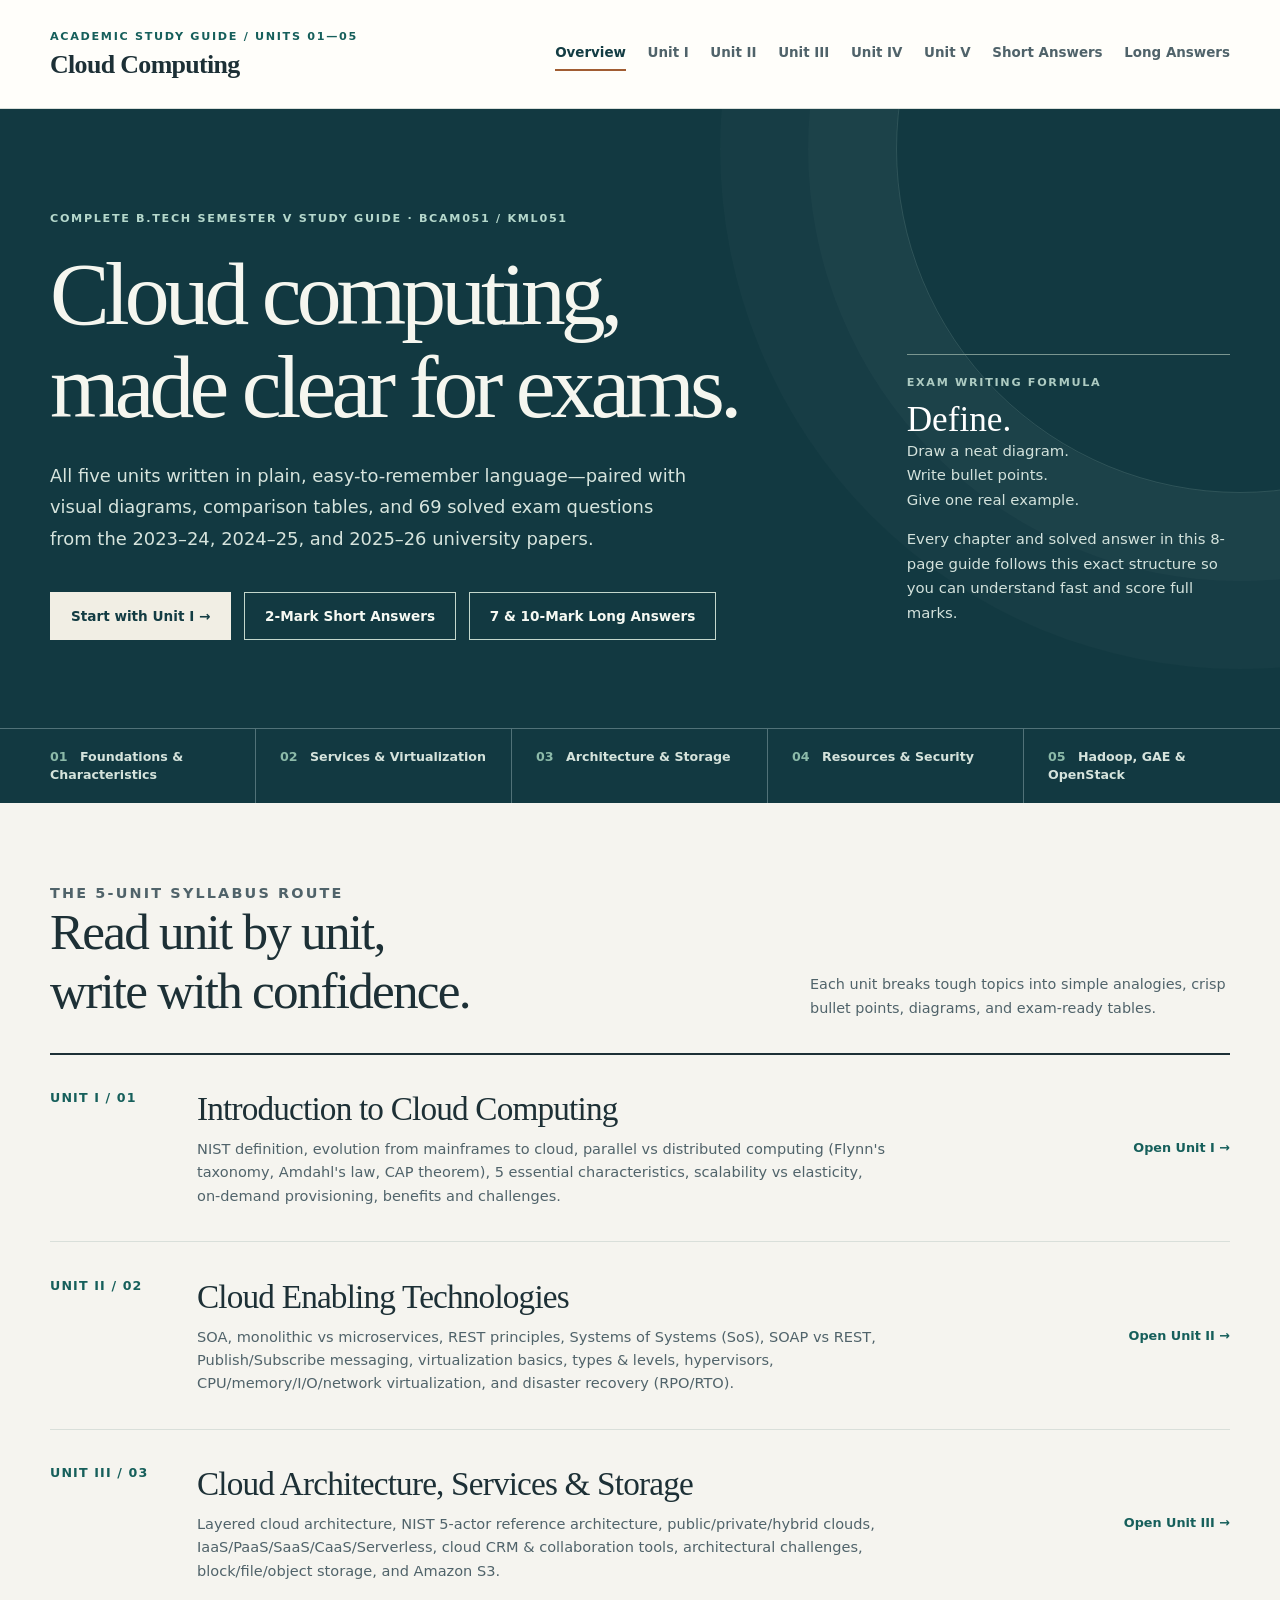
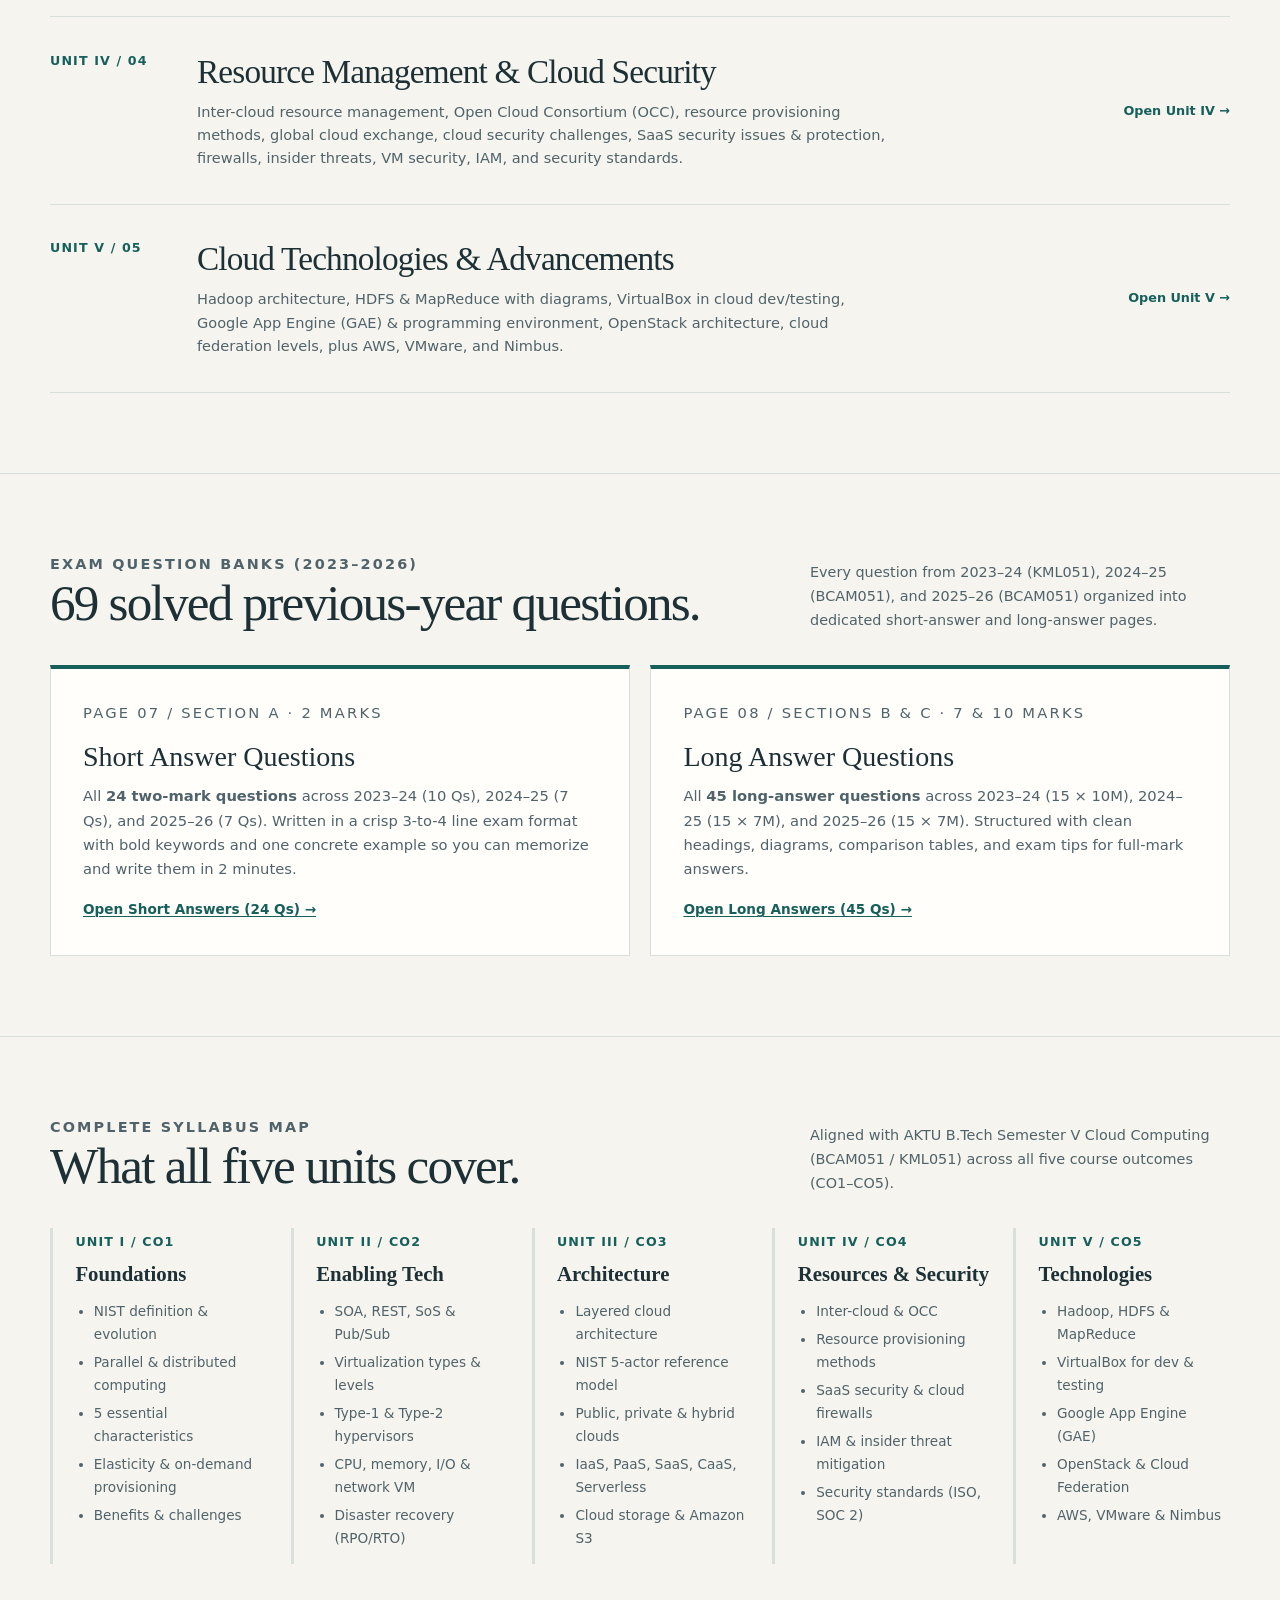
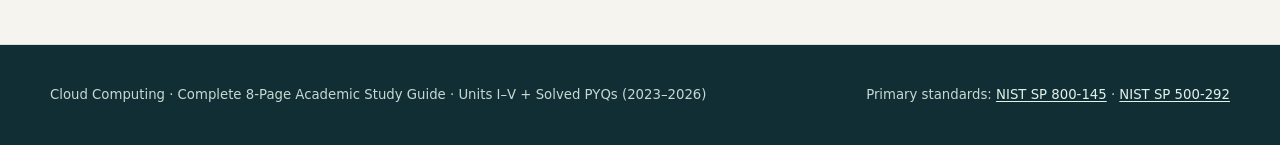
<file: index.html>
<!doctype html>
<html lang="en">
<head>
  <meta charset="utf-8">
  <meta name="viewport" content="width=device-width, initial-scale=1">
  <meta name="description" content="Complete Cloud Computing academic study guide covering all 5 units (Units I–V), plus 24 solved 2-mark short answers and 45 solved 7/10-mark long answers from 2023–24, 2024–25, and 2025–26 exams.">
  <title>Cloud Computing | Complete 5-Unit Exam Study Guide</title>
  <link rel="stylesheet" href="styles.css">
</head>
<body>
  <div class="reading-progress-bar" id="reading-progress" aria-hidden="true"></div>
  <a class="skip-link" href="#content">Skip to content</a>

  <header class="site-header">
    <div class="container header-inner">
      <a class="brand" href="index.html" aria-label="Cloud Computing study guide overview">
        <span class="brand-kicker">ACADEMIC STUDY GUIDE / UNITS 01—05</span>
        <span class="brand-name">Cloud Computing</span>
      </a>
      <nav class="site-nav" aria-label="Primary navigation">
        <a href="index.html" aria-current="page">Overview</a>
        <a href="unit1.html">Unit I</a>
        <a href="unit2.html">Unit II</a>
        <a href="unit3.html">Unit III</a>
        <a href="unit4.html">Unit IV</a>
        <a href="unit5.html">Unit V</a>
        <a href="short-answers.html">Short Answers</a>
        <a href="long-answers.html">Long Answers</a>
      </nav>
    </div>
  </header>

  <main id="content">
    <section class="cover" aria-labelledby="cover-title">
      <div class="container cover-grid">
        <div>
          <p class="eyebrow">Complete B.Tech Semester V Study Guide · BCAM051 / KML051</p>
          <h1 id="cover-title">Cloud computing, made clear for exams.</h1>
          <p class="cover-lead">All five units written in plain, easy-to-remember language—paired with visual diagrams, comparison tables, and 69 solved exam questions from the 2023–24, 2024–25, and 2025–26 university papers.</p>
          <div class="cover-links">
            <a class="button button-primary" href="unit1.html">Start with Unit I →</a>
            <a class="button" href="short-answers.html">2-Mark Short Answers</a>
            <a class="button" href="long-answers.html">7 &amp; 10-Mark Long Answers</a>
          </div>
        </div>
        <div class="cover-note">
          <p class="caps">Exam writing formula</p>
          <p><strong>Define.</strong><br>Draw a neat diagram.<br>Write bullet points.<br>Give one real example.</p>
          <p>Every chapter and solved answer in this 8-page guide follows this exact structure so you can understand fast and score full marks.</p>
        </div>
      </div>
      <div class="cover-strip">
        <div><span>01</span> Foundations &amp; Characteristics</div>
        <div><span>02</span> Services &amp; Virtualization</div>
        <div><span>03</span> Architecture &amp; Storage</div>
        <div><span>04</span> Resources &amp; Security</div>
        <div><span>05</span> Hadoop, GAE &amp; OpenStack</div>
      </div>
    </section>

    <section class="overview-section" aria-labelledby="route-title">
      <div class="container">
        <div class="overview-heading">
          <div>
            <p class="section-label">The 5-unit syllabus route</p>
            <h2 id="route-title">Read unit by unit, write with confidence.</h2>
          </div>
          <p>Each unit breaks tough topics into simple analogies, crisp bullet points, diagrams, and exam-ready tables.</p>
        </div>

        <div class="unit-list">
          <a class="unit-row" href="unit1.html">
            <span class="unit-number">UNIT I / 01</span>
            <div>
              <h3>Introduction to Cloud Computing</h3>
              <p>NIST definition, evolution from mainframes to cloud, parallel vs distributed computing (Flynn's taxonomy, Amdahl's law, CAP theorem), 5 essential characteristics, scalability vs elasticity, on-demand provisioning, benefits and challenges.</p>
            </div>
            <span class="row-end">Open Unit I →</span>
          </a>

          <a class="unit-row" href="unit2.html">
            <span class="unit-number">UNIT II / 02</span>
            <div>
              <h3>Cloud Enabling Technologies</h3>
              <p>SOA, monolithic vs microservices, REST principles, Systems of Systems (SoS), SOAP vs REST, Publish/Subscribe messaging, virtualization basics, types &amp; levels, hypervisors, CPU/memory/I/O/network virtualization, and disaster recovery (RPO/RTO).</p>
            </div>
            <span class="row-end">Open Unit II →</span>
          </a>

          <a class="unit-row" href="unit3.html">
            <span class="unit-number">UNIT III / 03</span>
            <div>
              <h3>Cloud Architecture, Services &amp; Storage</h3>
              <p>Layered cloud architecture, NIST 5-actor reference architecture, public/private/hybrid clouds, IaaS/PaaS/SaaS/CaaS/Serverless, cloud CRM &amp; collaboration tools, architectural challenges, block/file/object storage, and Amazon S3.</p>
            </div>
            <span class="row-end">Open Unit III →</span>
          </a>

          <a class="unit-row" href="unit4.html">
            <span class="unit-number">UNIT IV / 04</span>
            <div>
              <h3>Resource Management &amp; Cloud Security</h3>
              <p>Inter-cloud resource management, Open Cloud Consortium (OCC), resource provisioning methods, global cloud exchange, cloud security challenges, SaaS security issues &amp; protection, firewalls, insider threats, VM security, IAM, and security standards.</p>
            </div>
            <span class="row-end">Open Unit IV →</span>
          </a>

          <a class="unit-row" href="unit5.html">
            <span class="unit-number">UNIT V / 05</span>
            <div>
              <h3>Cloud Technologies &amp; Advancements</h3>
              <p>Hadoop architecture, HDFS &amp; MapReduce with diagrams, VirtualBox in cloud dev/testing, Google App Engine (GAE) &amp; programming environment, OpenStack architecture, cloud federation levels, plus AWS, VMware, and Nimbus.</p>
            </div>
            <span class="row-end">Open Unit V →</span>
          </a>
        </div>
      </div>
    </section>

    <section class="overview-section" aria-labelledby="review-title">
      <div class="container">
        <div class="overview-heading">
          <div>
            <p class="section-label">Exam question banks (2023–2026)</p>
            <h2 id="review-title">69 solved previous-year questions.</h2>
          </div>
          <p>Every question from 2023–24 (KML051), 2024–25 (BCAM051), and 2025–26 (BCAM051) organized into dedicated short-answer and long-answer pages.</p>
        </div>

        <div class="study-grid">
          <article class="study-card">
            <p class="caps">Page 07 / Section A · 2 Marks</p>
            <h3>Short Answer Questions</h3>
            <p>All <strong>24 two-mark questions</strong> across 2023–24 (10 Qs), 2024–25 (7 Qs), and 2025–26 (7 Qs). Written in a crisp 3-to-4 line exam format with bold keywords and one concrete example so you can memorize and write them in 2 minutes.</p>
            <a href="short-answers.html">Open Short Answers (24 Qs) →</a>
          </article>

          <article class="study-card">
            <p class="caps">Page 08 / Sections B &amp; C · 7 &amp; 10 Marks</p>
            <h3>Long Answer Questions</h3>
            <p>All <strong>45 long-answer questions</strong> across 2023–24 (15 × 10M), 2024–25 (15 × 7M), and 2025–26 (15 × 7M). Structured with clean headings, diagrams, comparison tables, and exam tips for full-mark answers.</p>
            <a href="long-answers.html">Open Long Answers (45 Qs) →</a>
          </article>
        </div>
      </div>
    </section>

    <section class="overview-section" aria-labelledby="coverage-title">
      <div class="container">
        <div class="overview-heading">
          <div>
            <p class="section-label">Complete syllabus map</p>
            <h2 id="coverage-title">What all five units cover.</h2>
          </div>
          <p>Aligned with AKTU B.Tech Semester V Cloud Computing (BCAM051 / KML051) across all five course outcomes (CO1–CO5).</p>
        </div>

        <div class="syllabus-grid">
          <article>
            <span class="unit-number">UNIT I / CO1</span>
            <h3>Foundations</h3>
            <ul>
              <li>NIST definition &amp; evolution</li>
              <li>Parallel &amp; distributed computing</li>
              <li>5 essential characteristics</li>
              <li>Elasticity &amp; on-demand provisioning</li>
              <li>Benefits &amp; challenges</li>
            </ul>
          </article>

          <article>
            <span class="unit-number">UNIT II / CO2</span>
            <h3>Enabling Tech</h3>
            <ul>
              <li>SOA, REST, SoS &amp; Pub/Sub</li>
              <li>Virtualization types &amp; levels</li>
              <li>Type-1 &amp; Type-2 hypervisors</li>
              <li>CPU, memory, I/O &amp; network VM</li>
              <li>Disaster recovery (RPO/RTO)</li>
            </ul>
          </article>

          <article>
            <span class="unit-number">UNIT III / CO3</span>
            <h3>Architecture</h3>
            <ul>
              <li>Layered cloud architecture</li>
              <li>NIST 5-actor reference model</li>
              <li>Public, private &amp; hybrid clouds</li>
              <li>IaaS, PaaS, SaaS, CaaS, Serverless</li>
              <li>Cloud storage &amp; Amazon S3</li>
            </ul>
          </article>

          <article>
            <span class="unit-number">UNIT IV / CO4</span>
            <h3>Resources &amp; Security</h3>
            <ul>
              <li>Inter-cloud &amp; OCC</li>
              <li>Resource provisioning methods</li>
              <li>SaaS security &amp; cloud firewalls</li>
              <li>IAM &amp; insider threat mitigation</li>
              <li>Security standards (ISO, SOC 2)</li>
            </ul>
          </article>

          <article>
            <span class="unit-number">UNIT V / CO5</span>
            <h3>Technologies</h3>
            <ul>
              <li>Hadoop, HDFS &amp; MapReduce</li>
              <li>VirtualBox for dev &amp; testing</li>
              <li>Google App Engine (GAE)</li>
              <li>OpenStack &amp; Cloud Federation</li>
              <li>AWS, VMware &amp; Nimbus</li>
            </ul>
          </article>
        </div>
      </div>
    </section>
  </main>

  <footer class="site-footer">
    <div class="container">
      <p>Cloud Computing · Complete 8-Page Academic Study Guide · Units I–V + Solved PYQs (2023–2026)</p>
      <p>Primary standards: <a href="https://csrc.nist.gov/pubs/sp/800/145/final">NIST SP 800-145</a> · <a href="https://www.nist.gov/publications/nist-cloud-computing-reference-architecture">NIST SP 500-292</a></p>
    </div>
  </footer>

  <button id="back-to-top" class="back-to-top" aria-label="Back to top" title="Back to top">↑</button>
  <script src="site.js"></script>
</body>
</html>
</file>
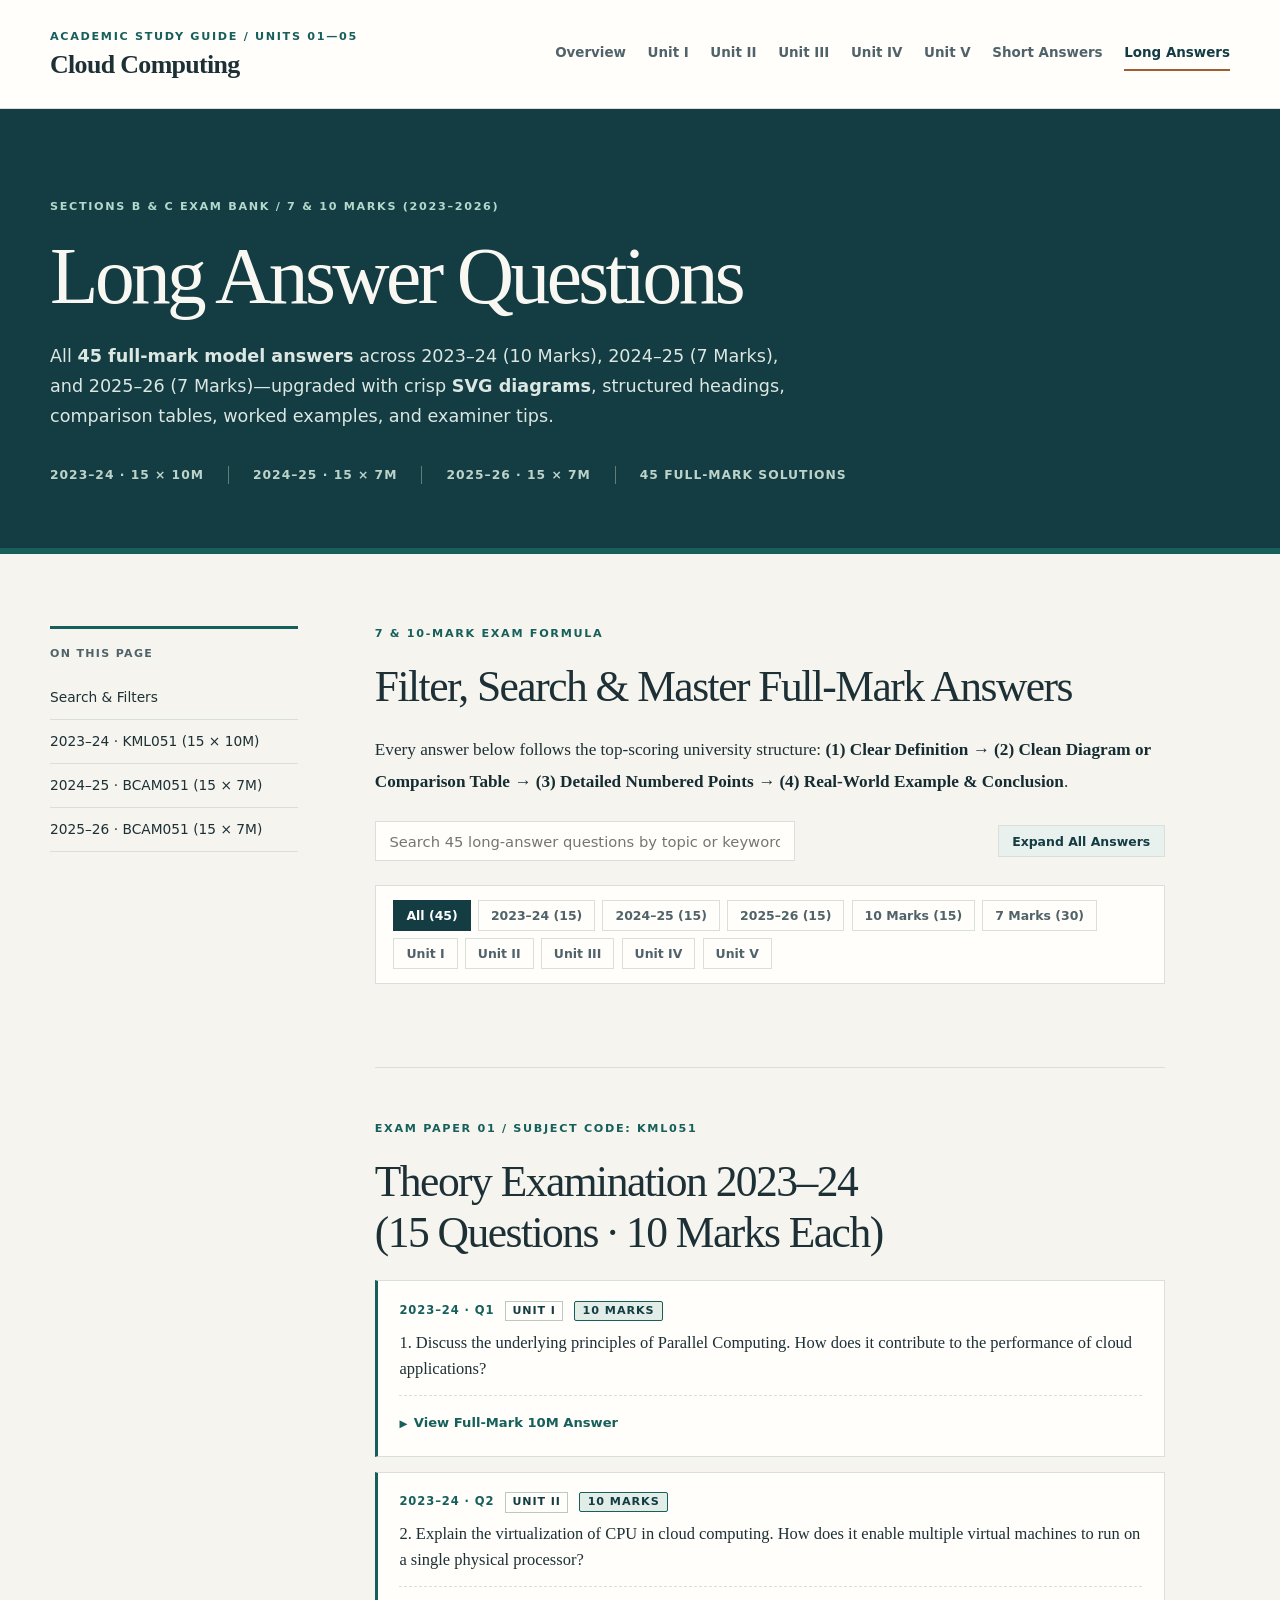
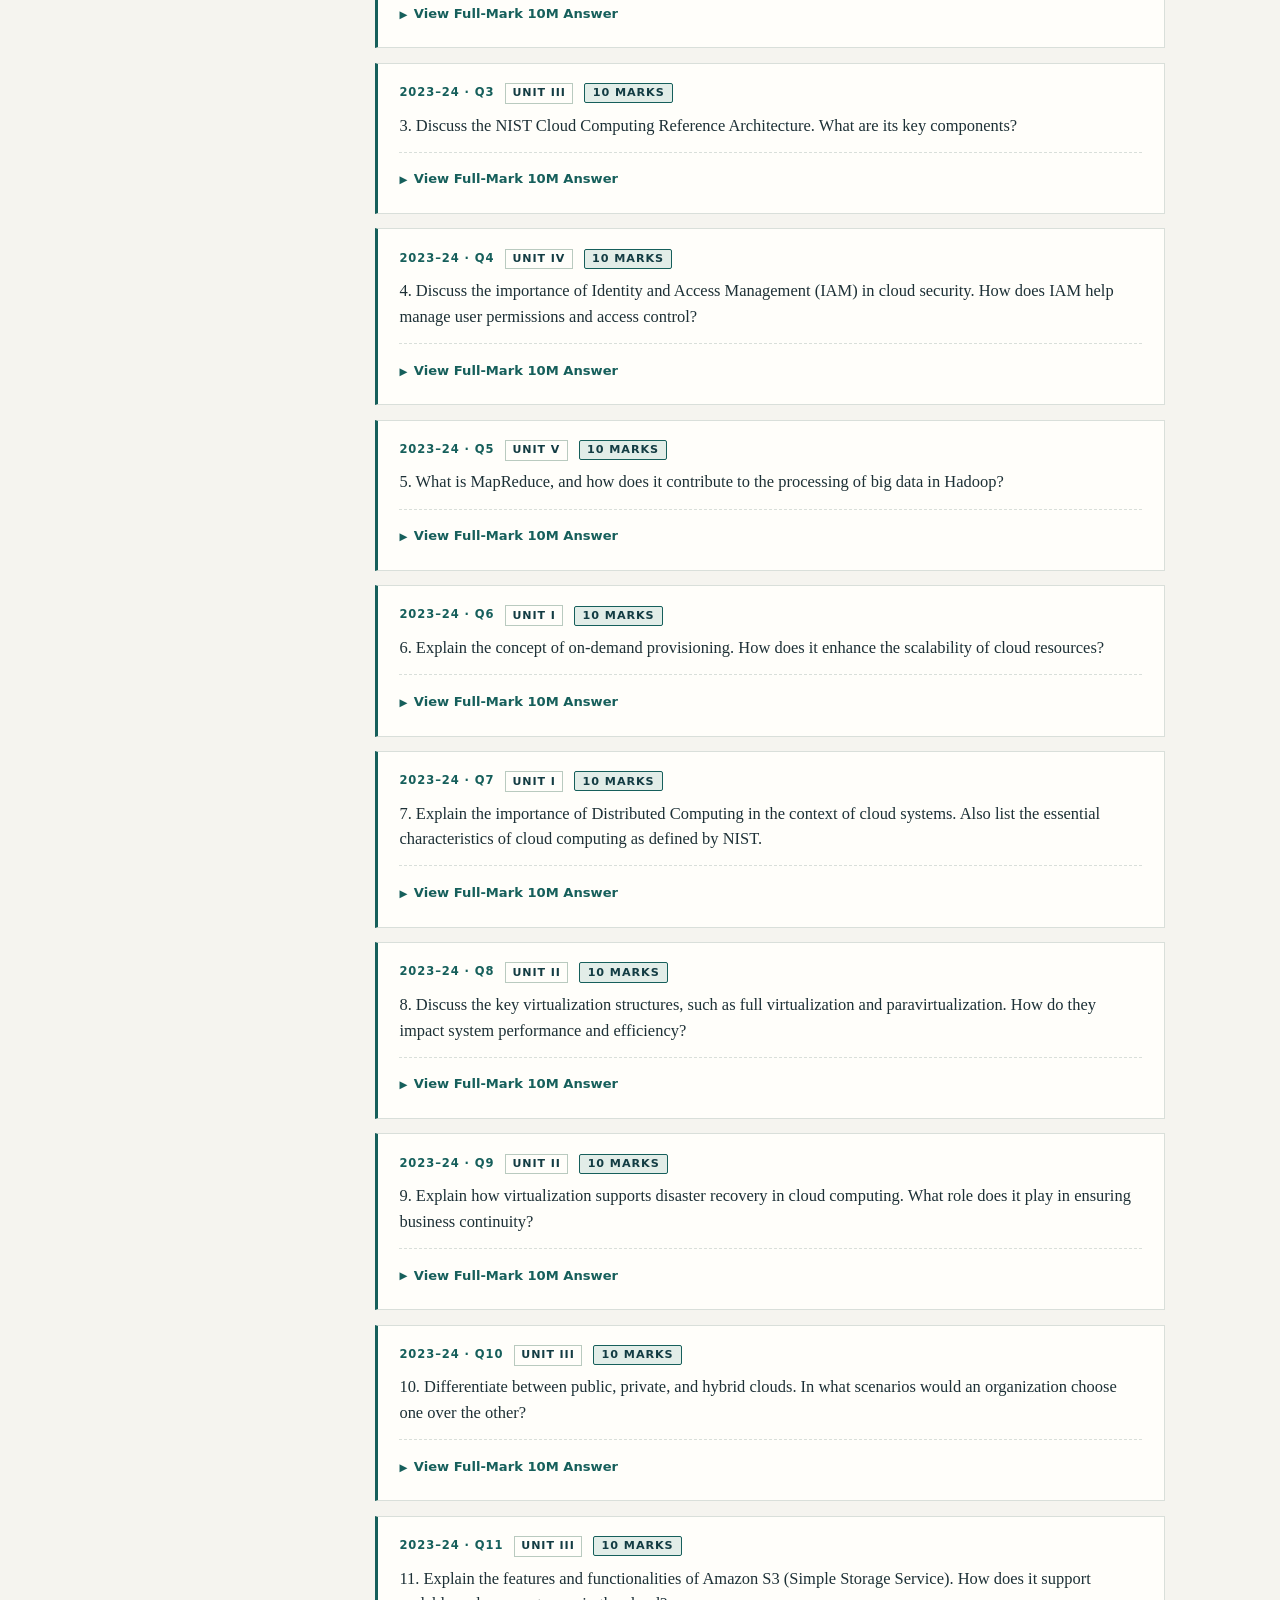
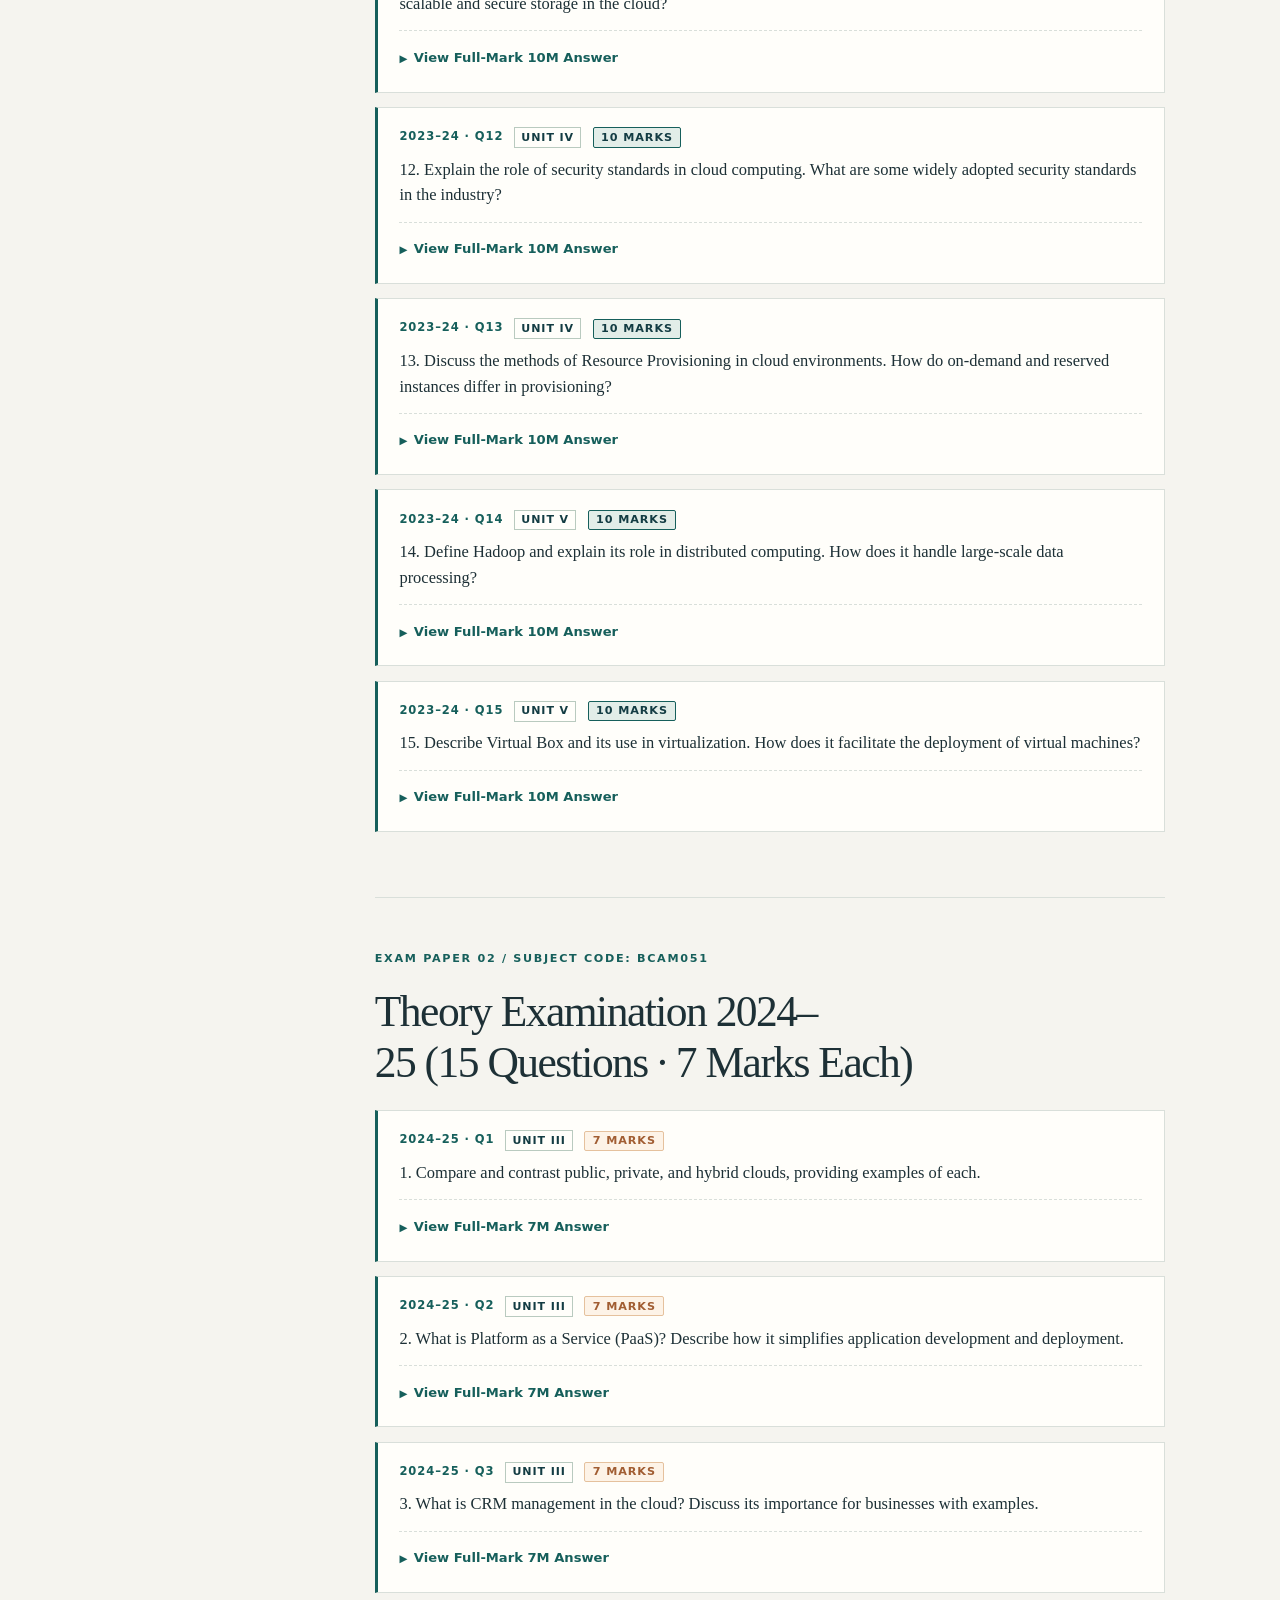
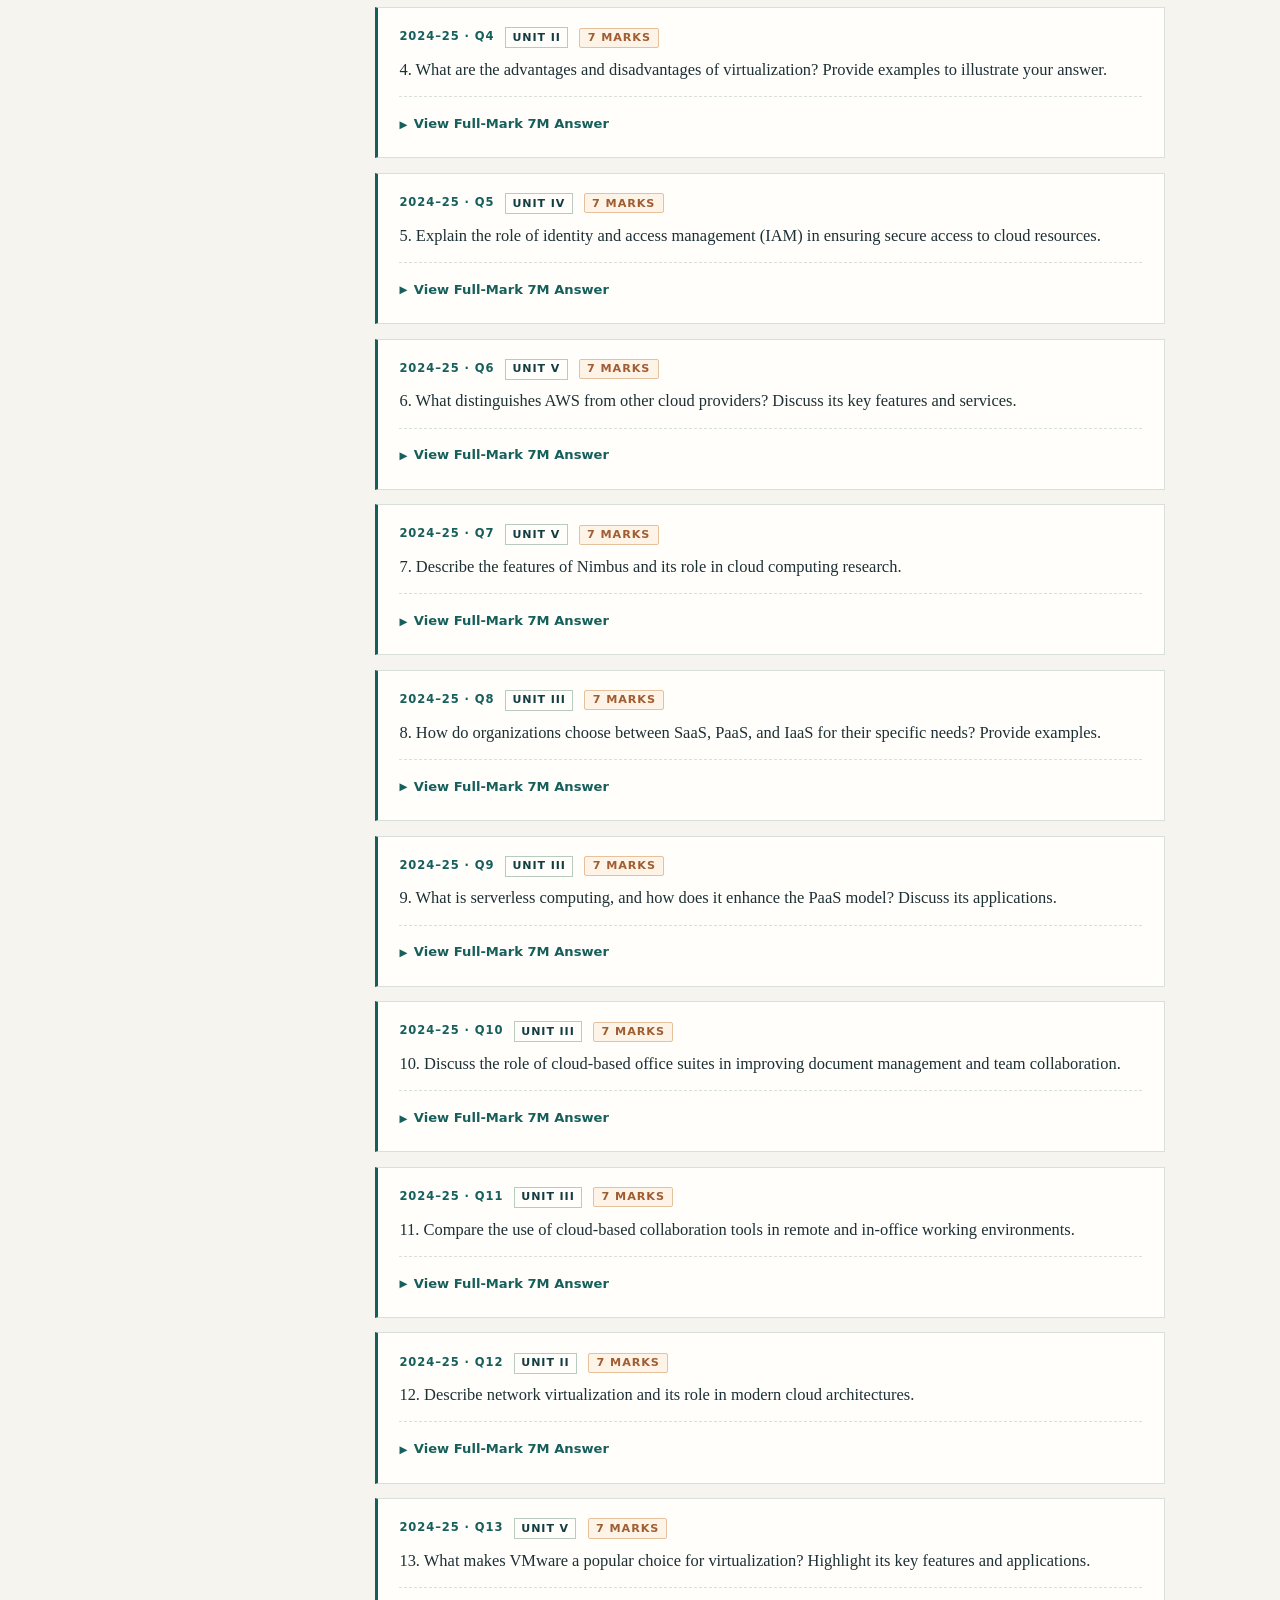
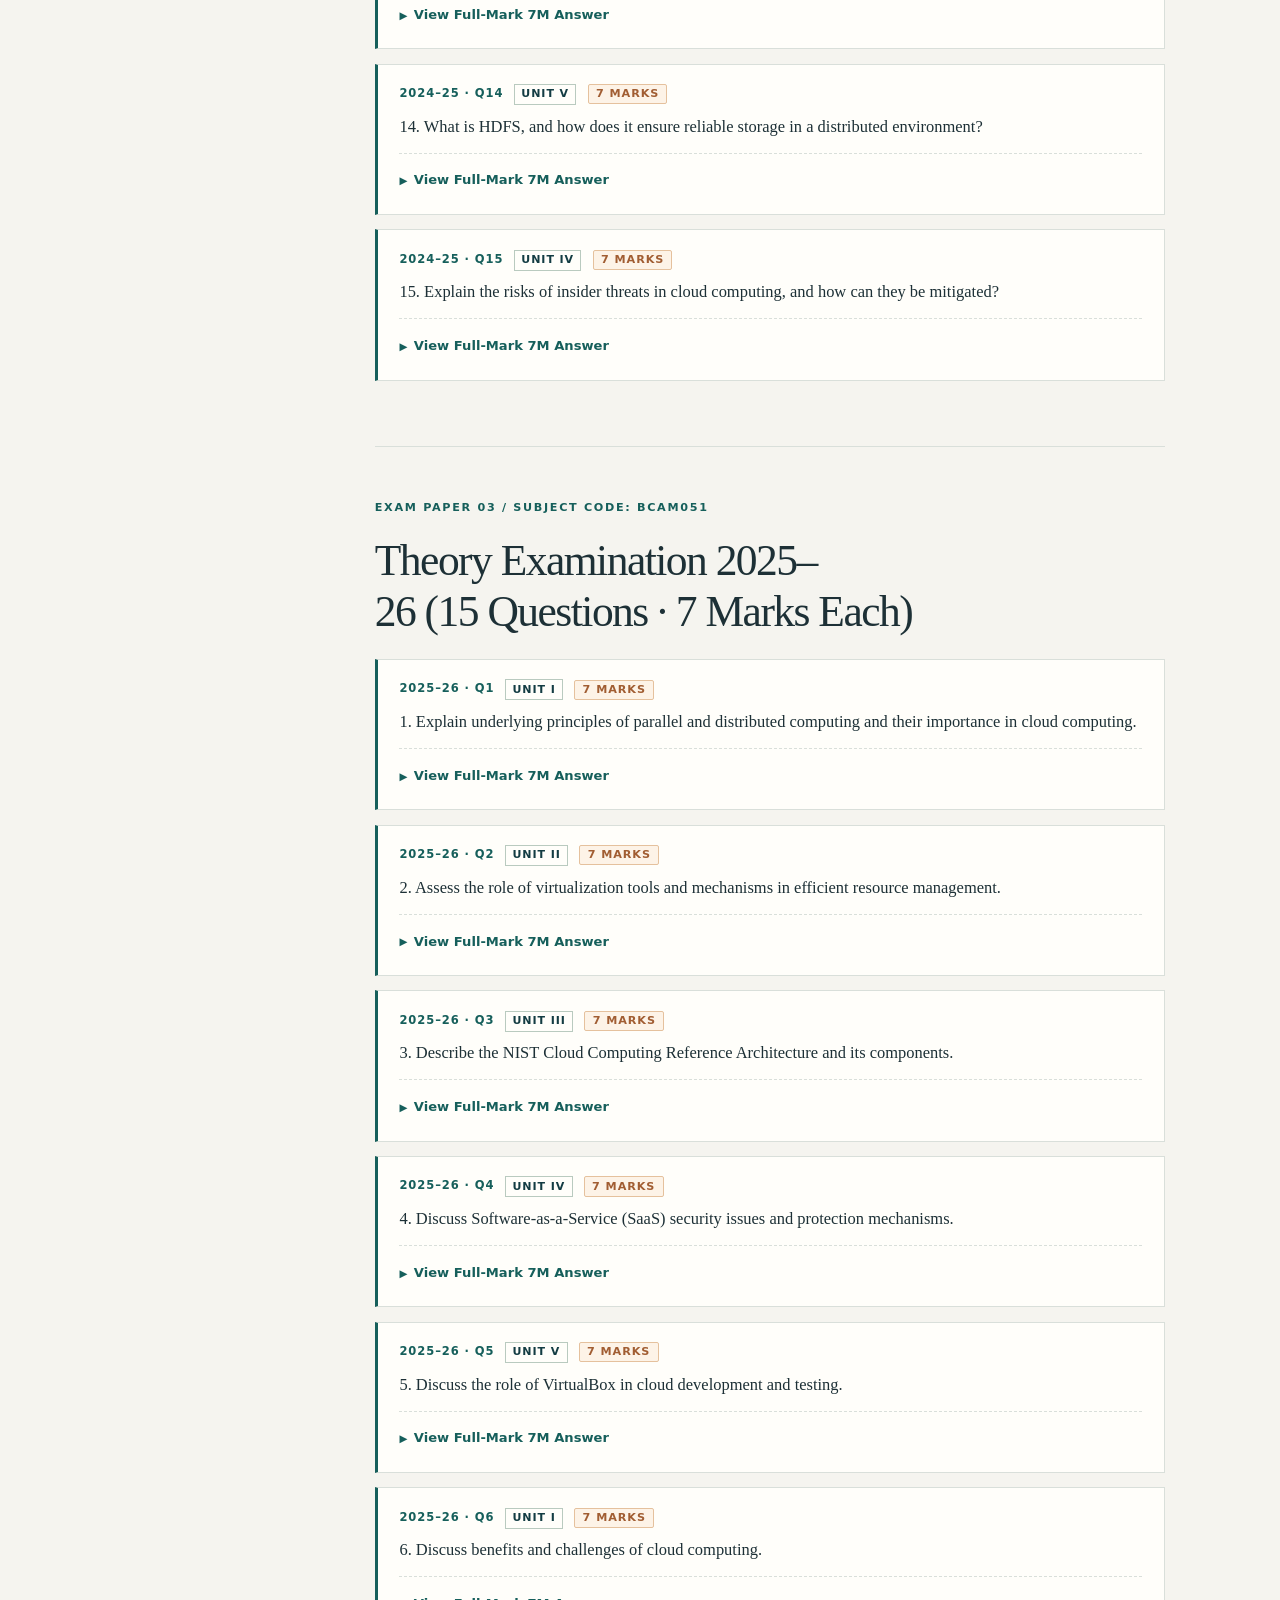
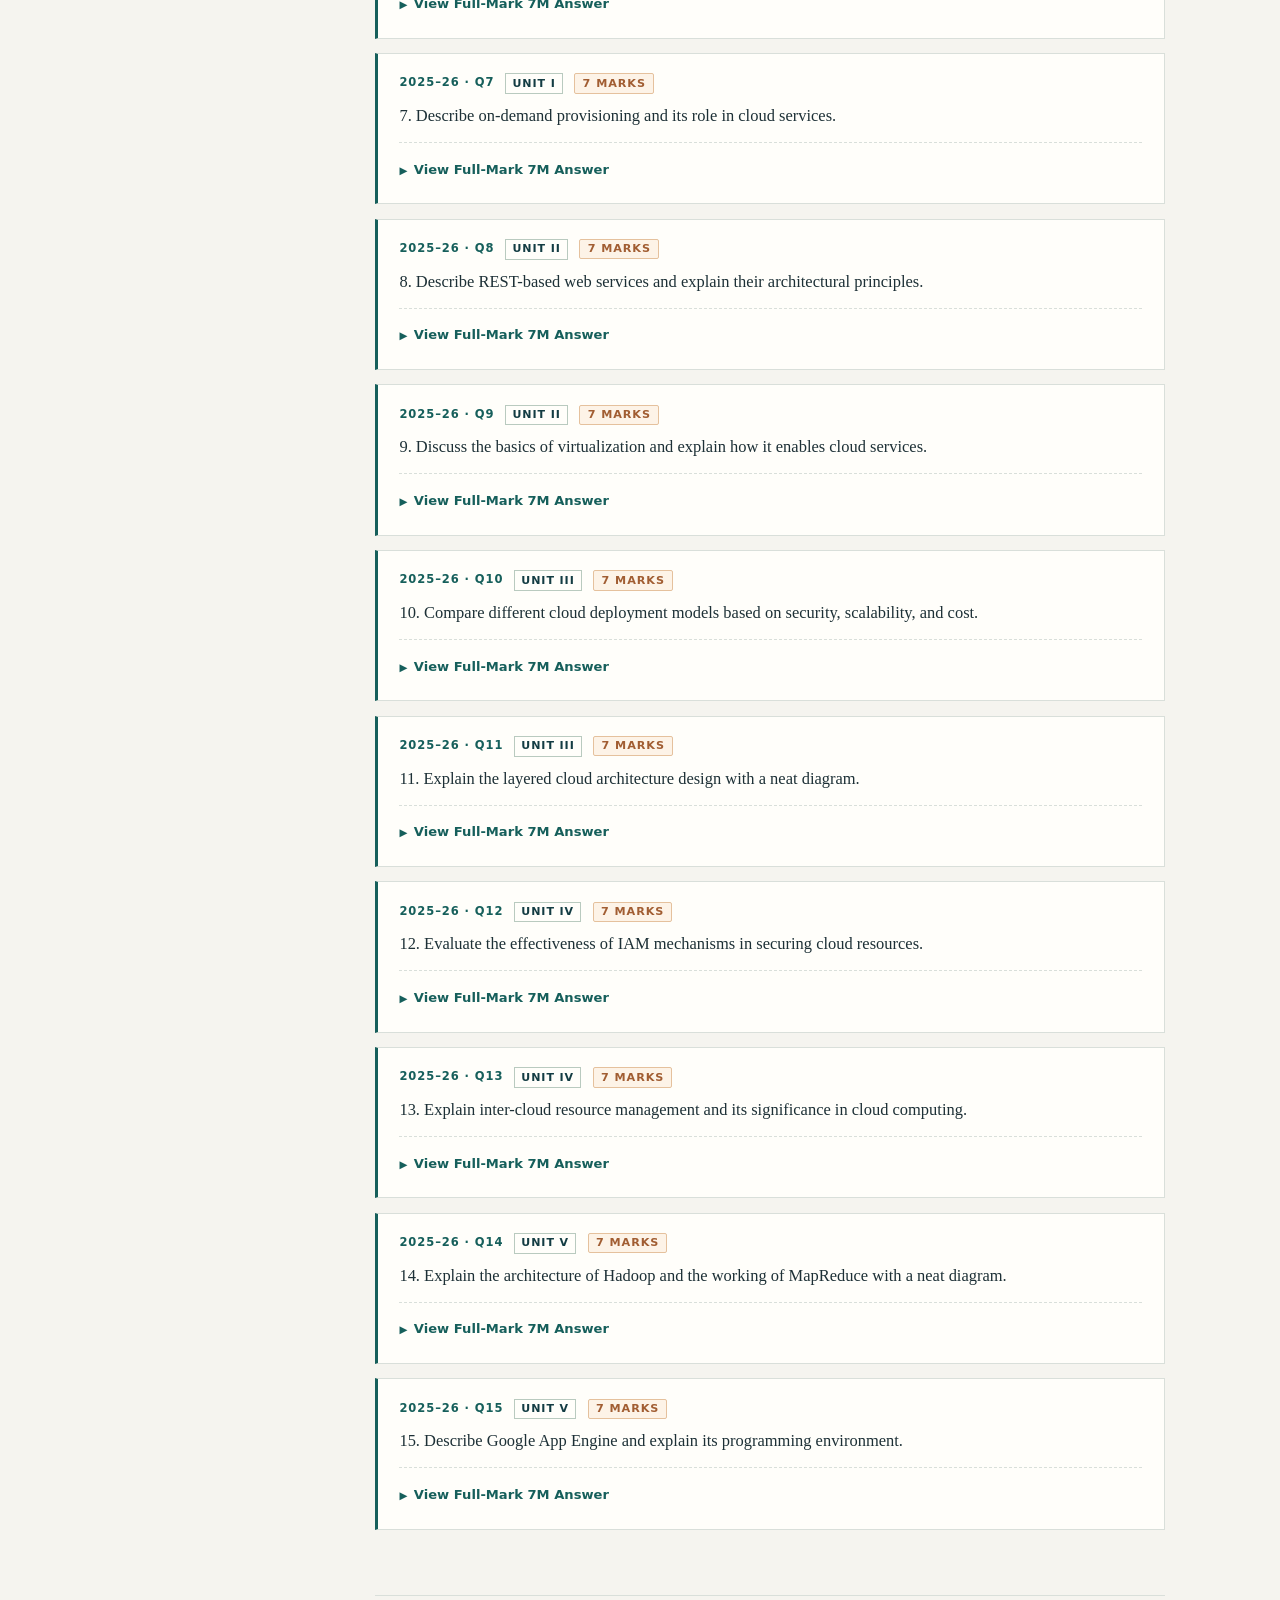
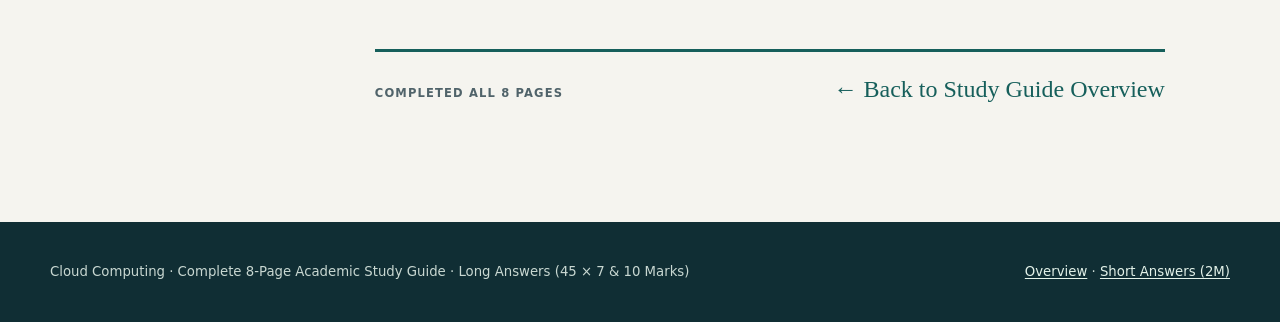
<file: long-answers.html>
<!doctype html>
<html lang="en">
<head>
  <meta charset="utf-8">
  <meta name="viewport" content="width=device-width, initial-scale=1">
  <meta name="description" content="All 45 upgraded 7-mark and 10-mark long answer questions for Cloud Computing from 2023–24 (KML051), 2024–25 (BCAM051), and 2025–26 (BCAM051) with inline SVG diagrams, comparison tables, and exam tips.">
  <title>Long Answer Questions (7 &amp; 10 Marks) | Cloud Computing Study Guide</title>
  <link rel="stylesheet" href="styles.css">
</head>
<body>
  <div class="reading-progress-bar" id="reading-progress" aria-hidden="true"></div>
  <a class="skip-link" href="#content">Skip to content</a>

  <header class="site-header">
    <div class="container header-inner">
      <a class="brand" href="index.html" aria-label="Cloud Computing study guide overview">
        <span class="brand-kicker">ACADEMIC STUDY GUIDE / UNITS 01—05</span>
        <span class="brand-name">Cloud Computing</span>
      </a>
      <nav class="site-nav" aria-label="Primary navigation">
        <a href="index.html">Overview</a>
        <a href="unit1.html">Unit I</a>
        <a href="unit2.html">Unit II</a>
        <a href="unit3.html">Unit III</a>
        <a href="unit4.html">Unit IV</a>
        <a href="unit5.html">Unit V</a>
        <a href="short-answers.html">Short Answers</a>
        <a href="long-answers.html" aria-current="page">Long Answers</a>
      </nav>
    </div>
  </header>

  <main id="content">
    <section class="page-hero" aria-labelledby="page-title">
      <div class="container">
        <p class="eyebrow">Sections B &amp; C Exam Bank / 7 &amp; 10 Marks (2023–2026)</p>
        <h1 id="page-title">Long Answer Questions</h1>
        <p class="lead">All <strong>45 full-mark model answers</strong> across 2023–24 (10 Marks), 2024–25 (7 Marks), and 2025–26 (7 Marks)—upgraded with crisp <strong>SVG diagrams</strong>, structured headings, comparison tables, worked examples, and examiner tips.</p>
        <div class="hero-meta">
          <span>2023–24 · 15 × 10M</span>
          <span>2024–25 · 15 × 7M</span>
          <span>2025–26 · 15 × 7M</span>
          <span>45 Full-Mark Solutions</span>
        </div>
      </div>
    </section>

    <div class="container reading-layout">
      <aside class="page-sidebar" aria-label="On this page">
        <nav aria-label="Long answer sections">
          <p>On this page</p>
          <ol>
            <li><a href="#controls">Search &amp; Filters</a></li>
            <li><a href="#paper-2023">2023–24 · KML051 (15 × 10M)</a></li>
            <li><a href="#paper-2024">2024–25 · BCAM051 (15 × 7M)</a></li>
            <li><a href="#paper-2025">2025–26 · BCAM051 (15 × 7M)</a></li>
          </ol>
        </nav>
      </aside>

      <article class="prose" aria-label="Long answer questions and model solutions">

        <section class="chapter" id="controls" aria-labelledby="controls-title">
          <p class="section-label">7 &amp; 10-Mark Exam Formula</p>
          <h2 id="controls-title">Filter, Search &amp; Master Full-Mark Answers</h2>
          <p>Every answer below follows the top-scoring university structure: <strong>(1) Clear Definition</strong> → <strong>(2) Clean Diagram or Comparison Table</strong> → <strong>(3) Detailed Numbered Points</strong> → <strong>(4) Real-World Example &amp; Conclusion</strong>.</p>

          <div class="filter-controls">
            <input type="text" id="questionSearch" class="search-box" placeholder="Search 45 long-answer questions by topic or keyword..." aria-label="Search long answer questions">
            <button type="button" id="toggleAllBtn" class="toggle-all-btn">Expand All Answers</button>
          </div>

          <div class="filter-bar" role="toolbar" aria-label="Question filters">
            <button type="button" class="filter-btn active" data-filter="all">All (45)</button>
            <button type="button" class="filter-btn" data-filter="2023">2023–24 (15)</button>
            <button type="button" class="filter-btn" data-filter="2024">2024–25 (15)</button>
            <button type="button" class="filter-btn" data-filter="2025">2025–26 (15)</button>
            <button type="button" class="filter-btn" data-filter="m10">10 Marks (15)</button>
            <button type="button" class="filter-btn" data-filter="m7">7 Marks (30)</button>
            <button type="button" class="filter-btn" data-filter="unit1">Unit I</button>
            <button type="button" class="filter-btn" data-filter="unit2">Unit II</button>
            <button type="button" class="filter-btn" data-filter="unit3">Unit III</button>
            <button type="button" class="filter-btn" data-filter="unit4">Unit IV</button>
            <button type="button" class="filter-btn" data-filter="unit5">Unit V</button>
          </div>

          <div id="noResults" class="no-results">No matching questions found. Try clearing your search or selecting "All".</div>
        </section>

        <!-- ==================== 2023-24 (10 MARKS) ==================== -->
        <section class="chapter paper-section" id="paper-2023" aria-labelledby="p23-title">
          <p class="section-label">Exam Paper 01 / Subject Code: KML051</p>
          <h2 id="p23-title">Theory Examination 2023–24 (15 Questions · 10 Marks Each)</h2>

          <div class="question" data-year="2023" data-marks="10" data-unit="unit1">
            <p class="question-meta">2023–24 · Q1 <span class="scope-tag">Unit I</span> <span class="marks-badge m10">10 Marks</span></p>
            <blockquote>1. Discuss the underlying principles of Parallel Computing. How does it contribute to the performance of cloud applications?</blockquote>
            <details class="answer-toggle">
              <summary>View Full-Mark 10M Answer</summary>
              <div class="model-answer">
                <h5>1. Definition</h5>
                <p><strong>Parallel Computing</strong> is a computational architecture in which a large problem is decomposed into smaller independent sub-tasks that execute <strong>simultaneously</strong> across multiple CPU cores or GPUs sharing memory to reduce total execution time.</p>
                <h5>2. Core Underlying Principles</h5>
                <ol>
                  <li><strong>Problem Decomposition:</strong> Breaking work into concurrent units—either <em>Data Parallelism</em> (applying the same operation to different data partitions, e.g., resizing 10,000 images) or <em>Task Parallelism</em> (executing different functions simultaneously, e.g., reading, compressing, and uploading in parallel threads).</li>
                  <li><strong>Flynn's Taxonomy:</strong> Classifies parallel machines into <strong>SISD</strong> (classic single-core), <strong>SIMD</strong> (GPUs/vector processors), <strong>MISD</strong> (fault-tolerant aviation pipelines), and <strong>MIMD</strong> (modern multi-core cloud servers &amp; clusters).</li>
                  <li><strong>Synchronization &amp; Communication:</strong> Coordinates threads via locks, semaphores, and barriers to avoid race conditions while minimizing synchronization overhead.</li>
                  <li><strong>Load Balancing:</strong> Distributes sub-tasks evenly across all cores so fast cores do not sit idle waiting for overloaded ones.</li>
                  <li><strong>Amdahl's Law (Speedup Limit):</strong> <code>S(N) = 1 / [ (1 − p) + (p / N) ]</code>. The sequential portion <code>(1 − p)</code> limits maximum speedup. <em>Example:</em> If <code>p = 0.80</code> and <code>N = 4</code> cores, <code>S(4) = 1 / (0.20 + 0.20) = 2.5×</code> (max 5× even with infinite cores).</li>
                </ol>
                <h5>3. Contribution to Cloud Application Performance</h5>
                <ul>
                  <li><strong>Ultra-Fast Compute &amp; AI/ML:</strong> Cloud GPU instances (SIMD/MIMD) train deep-learning models and render 4K video in minutes instead of weeks.</li>
                  <li><strong>High Request Throughput:</strong> Multi-core cloud web servers handle thousands of concurrent user sessions with low latency.</li>
                  <li><strong>Big Data Analytics:</strong> Frameworks like Apache Spark and Hadoop run thousands of parallel tasks over petabyte datasets.</li>
                  <li><strong>Cost Reduction:</strong> Completing batch jobs faster directly lowers pay-per-second cloud bills.</li>
                </ul>
                <div class="exam-tip"><strong>Exam Tip:</strong> Always write Amdahl's Law with the <code>p = 0.8, N = 4 → 2.5×</code> calculation and list Flynn's 4 classes (SISD, SIMD, MISD, MIMD). <a href="unit1.html#parallel-distributed">See Unit I SVG Diagrams →</a></div>
              </div>
            </details>
          </div>

          <div class="question" data-year="2023" data-marks="10" data-unit="unit2">
            <p class="question-meta">2023–24 · Q2 <span class="scope-tag">Unit II</span> <span class="marks-badge m10">10 Marks</span></p>
            <blockquote>2. Explain the virtualization of CPU in cloud computing. How does it enable multiple virtual machines to run on a single physical processor?</blockquote>
            <details class="answer-toggle">
              <summary>View Full-Mark 10M Answer</summary>
              <div class="model-answer">
                <h5>1. Definition</h5>
                <p><strong>CPU Virtualization</strong> abstracts a single physical processor (pCPU) into multiple <strong>Virtual CPUs (vCPUs)</strong> so that several isolated Virtual Machines (VMs) execute concurrently on the same host, each believing it owns dedicated processor cores.</p>
                <h5>2. CPU Virtualization Architecture Diagram</h5>
                <figure class="svg-figure">
                  <svg viewBox="0 0 680 175" role="img" aria-label="CPU virtualization diagram showing three VMs with vCPUs time-sliced by Hypervisor CPU Scheduler onto Physical CPU with Intel VT-x">
                    <rect x="20" y="10" width="180" height="44" rx="5" fill="#feebc8" stroke="#a15d32" stroke-width="1.5"/>
                    <text x="110" y="29" text-anchor="middle" fill="#7b341e" font-family="system-ui,sans-serif" font-size="10.5" font-weight="800">VM 1 (Linux)</text>
                    <text x="110" y="45" text-anchor="middle" fill="#4f321e" font-family="system-ui,sans-serif" font-size="9">vCPU 1 · vCPU 2</text>
                    <rect x="250" y="10" width="180" height="44" rx="5" fill="#feebc8" stroke="#a15d32" stroke-width="1.5"/>
                    <text x="340" y="29" text-anchor="middle" fill="#7b341e" font-family="system-ui,sans-serif" font-size="10.5" font-weight="800">VM 2 (Windows)</text>
                    <text x="340" y="45" text-anchor="middle" fill="#4f321e" font-family="system-ui,sans-serif" font-size="9">vCPU 3 · vCPU 4</text>
                    <rect x="480" y="10" width="180" height="44" rx="5" fill="#feebc8" stroke="#a15d32" stroke-width="1.5"/>
                    <text x="570" y="29" text-anchor="middle" fill="#7b341e" font-family="system-ui,sans-serif" font-size="10.5" font-weight="800">VM 3 (Ubuntu)</text>
                    <text x="570" y="45" text-anchor="middle" fill="#4f321e" font-family="system-ui,sans-serif" font-size="9">vCPU 5 · vCPU 6</text>
                    <line x1="110" y1="54" x2="260" y2="74" stroke="#165f5b" stroke-width="1.8"/>
                    <line x1="340" y1="54" x2="340" y2="74" stroke="#165f5b" stroke-width="1.8"/>
                    <line x1="570" y1="54" x2="420" y2="74" stroke="#165f5b" stroke-width="1.8"/>
                    <rect x="70" y="74" width="540" height="40" rx="5" fill="#165f5b"/>
                    <text x="340" y="92" text-anchor="middle" fill="#fff" font-family="system-ui,sans-serif" font-size="11" font-weight="800">Hypervisor CPU Scheduler (Time-Slicing &amp; VMCS Context Save/Restore)</text>
                    <text x="340" y="107" text-anchor="middle" fill="#cfe8df" font-family="system-ui,sans-serif" font-size="9">Intercepts Privileged Instructions (VM Exit) · Enforces Isolation</text>
                    <line x1="340" y1="114" x2="340" y2="132" stroke="#133c43" stroke-width="2"/>
                    <rect x="130" y="132" width="420" height="34" rx="5" fill="#133c43"/>
                    <text x="340" y="153" text-anchor="middle" fill="#fff" font-family="system-ui,sans-serif" font-size="11" font-weight="700">Physical CPU Hardware (Intel VT-x / AMD-V Multi-Core Silicon)</text>
                  </svg>
                </figure>
                <h5>3. How Multiple VMs Run on One Physical Processor</h5>
                <ol>
                  <li><strong>vCPU Time-Slicing &amp; VMCS:</strong> The hypervisor schedules vCPUs in rapid millisecond slices across physical cores, saving each VM's CPU registers in a <strong>VMCS (Virtual Machine Control Structure)</strong> during context switches.</li>
                  <li><strong>Direct Execution + Trap-and-Emulate:</strong> Normal user-mode instructions run directly on hardware at native speed. Privileged instructions (that alter system hardware) trap to the hypervisor so one guest cannot interfere with another.</li>
                  <li><strong>Three Core Mechanisms:</strong> (a) <em>Full Virtualization</em> (binary translation for unmodified OS), (b) <em>Paravirtualization</em> (modified guest makes direct <em>hypercalls</em>), and (c) <em>Hardware-Assisted Virtualization</em> (<strong>Intel VT-x / AMD-V</strong> provides VMX root/non-root modes for near-native hardware <em>VM Exits</em>).</li>
                </ol>
                <h5>4. Cloud Impact</h5>
                <p>Enables safe <strong>CPU overcommitment</strong> (e.g., 16 vCPUs on 8 physical cores), raises data center CPU utilization from ~15% to 75%+, and powers multi-tenant compute platforms like AWS EC2 and Azure VMs.</p>
              </div>
            </details>
          </div>

          <div class="question" data-year="2023" data-marks="10" data-unit="unit3">
            <p class="question-meta">2023–24 · Q3 <span class="scope-tag">Unit III</span> <span class="marks-badge m10">10 Marks</span></p>
            <blockquote>3. Discuss the NIST Cloud Computing Reference Architecture. What are its key components?</blockquote>
            <details class="answer-toggle">
              <summary>View Full-Mark 10M Answer</summary>
              <div class="model-answer">
                <h5>1. Overview</h5>
                <p>Published in <strong>NIST SP 500-292</strong>, the NIST Cloud Computing Reference Architecture is a vendor-neutral conceptual model that defines <strong>five major actors</strong> (Consumer, Provider, Broker, Auditor, Carrier) and the internal components of a Cloud Provider.</p>
                <h5>2. NIST 5-Actor Architecture Diagram</h5>
                <figure class="svg-figure">
                  <svg viewBox="0 0 680 215" role="img" aria-label="NIST 5-actor reference architecture showing Auditor, Consumer, Broker, Provider, and Carrier">
                    <rect x="245" y="8" width="190" height="34" rx="5" fill="#fdf6ec" stroke="#a15d32" stroke-width="1.6"/>
                    <text x="340" y="29" text-anchor="middle" fill="#7b341e" font-family="system-ui,sans-serif" font-size="11" font-weight="800">Cloud Auditor (Security/SLA)</text>
                    <rect x="16" y="72" width="128" height="72" rx="5" fill="#ebf8ff" stroke="#2b6cb0" stroke-width="1.8"/>
                    <text x="80" y="103" text-anchor="middle" fill="#2b6cb0" font-family="system-ui,sans-serif" font-size="11" font-weight="800">Cloud Consumer</text>
                    <text x="80" y="122" text-anchor="middle" fill="#50636a" font-family="system-ui,sans-serif" font-size="9">Uses IaaS/PaaS/SaaS</text>
                    <rect x="182" y="72" width="136" height="72" rx="5" fill="#f5f0ff" stroke="#6b46c1" stroke-width="1.6"/>
                    <text x="250" y="96" text-anchor="middle" fill="#6b46c1" font-family="system-ui,sans-serif" font-size="11" font-weight="800">Cloud Broker</text>
                    <text x="250" y="114" text-anchor="middle" fill="#50636a" font-family="system-ui,sans-serif" font-size="8.5">Intermediation ·</text>
                    <text x="250" y="128" text-anchor="middle" fill="#50636a" font-family="system-ui,sans-serif" font-size="8.5">Aggregation · Arbitrage</text>
                    <rect x="356" y="56" width="308" height="104" rx="6" fill="#f5faf8" stroke="#133c43" stroke-width="2"/>
                    <text x="510" y="76" text-anchor="middle" fill="#133c43" font-family="system-ui,sans-serif" font-size="11" font-weight="800">Cloud Provider (AWS · Azure · GCP)</text>
                    <rect x="368" y="86" width="90" height="62" rx="4" fill="#165f5b"/><text x="413" y="114" text-anchor="middle" fill="#fff" font-family="system-ui,sans-serif" font-size="9" font-weight="700">Service</text><text x="413" y="128" text-anchor="middle" fill="#fff" font-family="system-ui,sans-serif" font-size="9" font-weight="700">Orchestration</text>
                    <rect x="466" y="86" width="94" height="62" rx="4" fill="#e9f1ee" stroke="#165f5b"/><text x="513" y="114" text-anchor="middle" fill="#133c43" font-family="system-ui,sans-serif" font-size="9" font-weight="700">Cloud Service</text><text x="513" y="128" text-anchor="middle" fill="#133c43" font-family="system-ui,sans-serif" font-size="9" font-weight="700">Management</text>
                    <rect x="568" y="86" width="84" height="62" rx="4" fill="#fdf6ec" stroke="#a15d32"/><text x="610" y="114" text-anchor="middle" fill="#7b341e" font-family="system-ui,sans-serif" font-size="9" font-weight="700">Security &amp;</text><text x="610" y="128" text-anchor="middle" fill="#7b341e" font-family="system-ui,sans-serif" font-size="9" font-weight="700">Privacy</text>
                    <rect x="180" y="176" width="320" height="30" rx="5" fill="#e9f1ee" stroke="#165f5b" stroke-width="1.6"/>
                    <text x="340" y="195" text-anchor="middle" fill="#133c43" font-family="system-ui,sans-serif" font-size="10.5" font-weight="800">Cloud Carrier (ISP · Fiber · VPN Network)</text>
                    <line x1="144" y1="108" x2="182" y2="108" stroke="#165f5b" stroke-width="2"/>
                    <line x1="318" y1="108" x2="356" y2="108" stroke="#165f5b" stroke-width="2"/>
                    <line x1="340" y1="42" x2="450" y2="56" stroke="#a15d32" stroke-width="1.5" stroke-dasharray="4 3"/>
                    <line x1="80" y1="144" x2="180" y2="191" stroke="#165f5b" stroke-width="1.5"/>
                    <line x1="500" y1="191" x2="540" y2="160" stroke="#165f5b" stroke-width="1.5"/>
                  </svg>
                </figure>
                <h5>3. Key Components (Five Actors + Provider Internals)</h5>
                <ol>
                  <li><strong>Cloud Consumer:</strong> Person or enterprise subscribing to cloud services, signing SLAs, and paying metered bills.</li>
                  <li><strong>Cloud Provider:</strong> Builds and operates cloud infrastructure. Internally contains: (a) <em>Service Deployment</em> (Public/Private/Hybrid), (b) <em>Service Orchestration</em> (Service Layer + Virtualization + Physical Layer), (c) <em>Cloud Service Management</em> (Business Support, Provisioning, Portability), (d) <em>Security</em>, and (e) <em>Privacy</em>.</li>
                  <li><strong>Cloud Broker:</strong> Intermediary managing service use across providers via <em>Intermediation</em> (value-added services), <em>Aggregation</em> (combining multiple services), and <em>Arbitrage</em> (choosing the cheapest/best provider dynamically).</li>
                  <li><strong>Cloud Auditor:</strong> Independent third-party assessor auditing security controls, privacy compliance, and SLA performance (ISO 27001 / SOC 2).</li>
                  <li><strong>Cloud Carrier:</strong> Telecom/network intermediary transporting secure connectivity between consumer and provider.</li>
                </ol>
                <div class="exam-tip"><strong>Exam Tip:</strong> Memorize <strong>C-P-B-A-C</strong> (Consumer, Provider, Broker, Auditor, Carrier) and list the 3 Broker roles (Intermediation, Aggregation, Arbitrage) for a guaranteed 10/10.</div>
              </div>
            </details>
          </div>

          <div class="question" data-year="2023" data-marks="10" data-unit="unit4">
            <p class="question-meta">2023–24 · Q4 <span class="scope-tag">Unit IV</span> <span class="marks-badge m10">10 Marks</span></p>
            <blockquote>4. Discuss the importance of Identity and Access Management (IAM) in cloud security. How does IAM help manage user permissions and access control?</blockquote>
            <details class="answer-toggle">
              <summary>View Full-Mark 10M Answer</summary>
              <div class="model-answer">
                <h5>1. Definition</h5>
                <p><strong>Identity and Access Management (IAM)</strong> is the cloud security framework of policies, identities, and verification tools ensuring that only <strong>authenticated and authorized</strong> users or services can access specific cloud resources at the right time.</p>
                <h5>2. Importance of IAM in Cloud Security</h5>
                <ul>
                  <li><strong>Identity is the New Perimeter:</strong> Because cloud APIs are reachable over the public internet, traditional office firewalls are insufficient—Zero Trust starts with IAM.</li>
                  <li><strong>Multi-Tenant &amp; Team Isolation:</strong> Prevents developers, interns, or compromised apps from reading or deleting sensitive production databases.</li>
                  <li><strong>Regulatory Compliance:</strong> Produces tamper-proof access trails required for ISO 27001, SOC 2, PCI DSS, and GDPR.</li>
                </ul>
                <h5>3. How IAM Manages Permissions &amp; Access Control (I-A-A-A Flow)</h5>
                <figure class="svg-figure">
                  <svg viewBox="0 0 680 100" role="img" aria-label="IAM flow from Identification to Authentication MFA, Authorization RBAC Policy, Cloud Resource, and Audit Log">
                    <rect x="10" y="16" width="120" height="52" rx="5" fill="#ebf8ff" stroke="#2b6cb0" stroke-width="1.5"/>
                    <text x="70" y="38" text-anchor="middle" fill="#2b6cb0" font-family="system-ui,sans-serif" font-size="10" font-weight="800">1. Identity</text>
                    <text x="70" y="54" text-anchor="middle" fill="#50636a" font-family="system-ui,sans-serif" font-size="8.5">User / Role / API</text>
                    <line x1="130" y1="42" x2="156" y2="42" stroke="#165f5b" stroke-width="2"/>
                    <rect x="158" y="16" width="136" height="52" rx="5" fill="#fffefa" stroke="#165f5b" stroke-width="1.5"/>
                    <text x="226" y="38" text-anchor="middle" fill="#165f5b" font-family="system-ui,sans-serif" font-size="10" font-weight="800">2. AuthN (Verify)</text>
                    <text x="226" y="54" text-anchor="middle" fill="#50636a" font-family="system-ui,sans-serif" font-size="8.5">Password + MFA / SSO</text>
                    <line x1="294" y1="42" x2="320" y2="42" stroke="#165f5b" stroke-width="2"/>
                    <rect x="322" y="16" width="156" height="52" rx="5" fill="#fdf6ec" stroke="#a15d32" stroke-width="1.5"/>
                    <text x="400" y="38" text-anchor="middle" fill="#7b341e" font-family="system-ui,sans-serif" font-size="10" font-weight="800">3. AuthZ (RBAC/ABAC)</text>
                    <text x="400" y="54" text-anchor="middle" fill="#50636a" font-family="system-ui,sans-serif" font-size="8.5">JSON Policy · Least Priv</text>
                    <line x1="478" y1="42" x2="504" y2="42" stroke="#165f5b" stroke-width="2"/>
                    <rect x="506" y="16" width="164" height="52" rx="5" fill="#e9f1ee" stroke="#276749" stroke-width="1.8"/>
                    <text x="588" y="38" text-anchor="middle" fill="#276749" font-family="system-ui,sans-serif" font-size="10" font-weight="800">4. Allow / Deny + Log</text>
                    <text x="588" y="54" text-anchor="middle" fill="#1d3036" font-family="system-ui,sans-serif" font-size="8.5">AWS CloudTrail Audit</text>
                    <text x="340" y="90" text-anchor="middle" fill="#50636a" font-family="system-ui,sans-serif" font-size="9">Default Deny Policy: Every request is denied unless explicitly allowed.</text>
                  </svg>
                </figure>
                <ol>
                  <li><strong>Authentication (AuthN):</strong> Verifies identity via passwords, <strong>Multi-Factor Authentication (MFA)</strong>, and federated Single Sign-On (SAML 2.0 / OAuth 2.0).</li>
                  <li><strong>Authorization (RBAC &amp; ABAC):</strong> Evaluates fine-grained JSON policies specifying exact <em>Effect (Allow/Deny)</em>, <em>Action</em>, and <em>Resource</em>.</li>
                  <li><strong>Principle of Least Privilege:</strong> Grants each user/service only the minimum permissions necessary for their role.</li>
                  <li><strong>Temporary IAM Roles:</strong> Cloud services assume short-lived auto-rotating tokens instead of storing hardcoded credentials in source code.</li>
                  <li><strong>Central Lifecycle &amp; Auditing:</strong> Instantly revokes offboarded employee access across all accounts and records every API action in immutable logs (AWS CloudTrail).</li>
                </ol>
              </div>
            </details>
          </div>

          <div class="question" data-year="2023" data-marks="10" data-unit="unit5">
            <p class="question-meta">2023–24 · Q5 <span class="scope-tag">Unit V</span> <span class="marks-badge m10">10 Marks</span></p>
            <blockquote>5. What is MapReduce, and how does it contribute to the processing of big data in Hadoop?</blockquote>
            <details class="answer-toggle">
              <summary>View Full-Mark 10M Answer</summary>
              <div class="model-answer">
                <h5>1. Definition</h5>
                <p><strong>MapReduce</strong> is Hadoop's distributed parallel programming model that processes terabytes to petabytes of data across clusters of commodity hardware by transforming data through <code>&lt;Key, Value&gt;</code> pairs in two main phases: <strong>Map</strong> and <strong>Reduce</strong>.</p>
                <h5>2. MapReduce Execution Diagram (WordCount Example)</h5>
                <figure class="svg-figure">
                  <svg viewBox="0 0 700 120" role="img" aria-label="MapReduce WordCount flow from Splits through Map, Shuffle and Sort, to Reduce and HDFS Output">
                    <rect x="8" y="24" width="110" height="66" rx="5" fill="#fffefa" stroke="#133c43" stroke-width="1.5"/>
                    <text x="63" y="44" text-anchor="middle" fill="#133c43" font-family="system-ui,sans-serif" font-size="9.5" font-weight="800">1. Input Splits</text>
                    <text x="63" y="62" text-anchor="middle" fill="#50636a" font-family="monospace" font-size="8.5">"Cloud AWS"</text>
                    <text x="63" y="77" text-anchor="middle" fill="#50636a" font-family="monospace" font-size="8.5">"Cloud"</text>
                    <line x1="118" y1="57" x2="142" y2="57" stroke="#165f5b" stroke-width="2"/>
                    <rect x="144" y="24" width="124" height="66" rx="5" fill="#ebf8ff" stroke="#2b6cb0" stroke-width="1.5"/>
                    <text x="206" y="44" text-anchor="middle" fill="#2b6cb0" font-family="system-ui,sans-serif" font-size="9.5" font-weight="800">2. Map Phase</text>
                    <text x="206" y="62" text-anchor="middle" fill="#1d3036" font-family="monospace" font-size="8.5">(Cloud,1)(AWS,1)</text>
                    <text x="206" y="77" text-anchor="middle" fill="#1d3036" font-family="monospace" font-size="8.5">(Cloud,1)</text>
                    <line x1="268" y1="57" x2="292" y2="57" stroke="#165f5b" stroke-width="2"/>
                    <rect x="294" y="24" width="136" height="66" rx="5" fill="#f5f0ff" stroke="#6b46c1" stroke-width="1.5"/>
                    <text x="362" y="44" text-anchor="middle" fill="#6b46c1" font-family="system-ui,sans-serif" font-size="9.5" font-weight="800">3. Shuffle &amp; Sort</text>
                    <text x="362" y="62" text-anchor="middle" fill="#1d3036" font-family="monospace" font-size="8.5">(AWS, [1])</text>
                    <text x="362" y="77" text-anchor="middle" fill="#1d3036" font-family="monospace" font-size="8.5">(Cloud, [1, 1])</text>
                    <line x1="430" y1="57" x2="454" y2="57" stroke="#165f5b" stroke-width="2"/>
                    <rect x="456" y="24" width="116" height="66" rx="5" fill="#f0fff4" stroke="#276749" stroke-width="1.5"/>
                    <text x="514" y="44" text-anchor="middle" fill="#276749" font-family="system-ui,sans-serif" font-size="9.5" font-weight="800">4. Reduce</text>
                    <text x="514" y="62" text-anchor="middle" fill="#1d3036" font-family="monospace" font-size="8.5">(AWS, 1)</text>
                    <text x="514" y="77" text-anchor="middle" fill="#1d3036" font-family="monospace" font-size="8.5">(Cloud, 2)</text>
                    <line x1="572" y1="57" x2="594" y2="57" stroke="#165f5b" stroke-width="2"/>
                    <rect x="596" y="32" width="96" height="50" rx="5" fill="#fdf6ec" stroke="#a15d32" stroke-width="1.6"/>
                    <text x="644" y="55" text-anchor="middle" fill="#7b341e" font-family="system-ui,sans-serif" font-size="10" font-weight="800">HDFS</text>
                    <text x="644" y="70" text-anchor="middle" fill="#50636a" font-family="system-ui,sans-serif" font-size="8.5">Final Output</text>
                  </svg>
                </figure>
                <h5>3. Step-by-Step Contribution to Big Data in Hadoop</h5>
                <ul>
                  <li><strong>Massive Horizontal Parallelism:</strong> Splits huge HDFS files into 128 MB blocks processed concurrently by hundreds of Mappers on cheap commodity servers.</li>
                  <li><strong>Data Locality:</strong> Schedules Map tasks directly on the DataNodes holding the data blocks—avoiding network saturation.</li>
                  <li><strong>Automatic Shuffle, Sort &amp; Combiner:</strong> Groups identical keys automatically across the cluster; optional local Combiners minimize network traffic.</li>
                  <li><strong>Built-In Fault Tolerance:</strong> If a worker node crashes mid-job, YARN automatically restarts the failed task on another replica node without restarting the entire job.</li>
                </ul>
              </div>
            </details>
          </div>

          <div class="question" data-year="2023" data-marks="10" data-unit="unit1">
            <p class="question-meta">2023–24 · Q6 <span class="scope-tag">Unit I</span> <span class="marks-badge m10">10 Marks</span></p>
            <blockquote>6. Explain the concept of on-demand provisioning. How does it enhance the scalability of cloud resources?</blockquote>
            <details class="answer-toggle">
              <summary>View Full-Mark 10M Answer</summary>
              <div class="model-answer">
                <h5>1. Concept of On-Demand Provisioning</h5>
                <p><strong>On-Demand Provisioning</strong> is the automated, self-service allocation of cloud resources (VMs, storage, networks, databases) instantaneously upon user or application request—without manual provider intervention—and automatic release once the workload finishes.</p>
                <h5>2. 5-Step Automated Provisioning Lifecycle</h5>
                <ol>
                  <li><strong>Self-Service Request:</strong> User console, Terraform script, or autoscaler calls the cloud API (e.g., request 4 vCPUs, 16 GB RAM).</li>
                  <li><strong>IAM Auth &amp; Quota Check:</strong> Cloud verifies caller identity, RBAC permissions, and account limits.</li>
                  <li><strong>Orchestrator Scheduling:</strong> Placement engine picks a physical host with available compute/RAM capacity.</li>
                  <li><strong>Hypervisor Provisioning:</strong> Hypervisor boots the VM image, attaches virtual EBS storage, and assigns a VPC IP in under 60 seconds.</li>
                  <li><strong>Metering &amp; Deprovisioning:</strong> Usage is metered per second; terminating the VM immediately returns capacity to the shared pool.</li>
                </ol>
                <h5>3. How It Enhances Scalability</h5>
                <ul>
                  <li><strong>Eliminates Weeks of Hardware Procurement:</strong> Scale out in seconds instead of waiting for physical servers to ship and rack.</li>
                  <li><strong>Drives Automated Horizontal Scaling:</strong> Paired with load balancers and CloudWatch alerts, web tiers expand 10× during peak events (e.g., IRCTC Tatkal, Flipkart Big Billion Days).</li>
                  <li><strong>Supports Elastic Scale-Down:</strong> Releases excess instances when traffic falls, preventing costly over-provisioning.</li>
                  <li><strong>Multi-Region Expansion:</strong> Deploy replicas globally in minutes to keep latency low worldwide.</li>
                </ul>
              </div>
            </details>
          </div>

          <div class="question" data-year="2023" data-marks="10" data-unit="unit1">
            <p class="question-meta">2023–24 · Q7 <span class="scope-tag">Unit I</span> <span class="marks-badge m10">10 Marks</span></p>
            <blockquote>7. Explain the importance of Distributed Computing in the context of cloud systems. Also list the essential characteristics of cloud computing as defined by NIST.</blockquote>
            <details class="answer-toggle">
              <summary>View Full-Mark 10M Answer</summary>
              <div class="model-answer">
                <h5>1. Importance of Distributed Computing in Cloud Systems</h5>
                <p><strong>Distributed Computing</strong> connects multiple independent computers over a network (each with its own local memory and OS) that coordinate via message passing to present a single coherent system. It is the backbone of cloud computing because:</p>
                <ul>
                  <li><strong>Horizontal Scalability:</strong> No single machine can serve millions of users; clouds distribute load across thousands of commodity servers.</li>
                  <li><strong>Fault Tolerance &amp; High Availability:</strong> Replicating data and stateless services across servers and Availability Zones ensures zero downtime when hardware fails (governed by the <strong>CAP Theorem</strong>).</li>
                  <li><strong>Global Low Latency:</strong> Distributed data centers and CDNs serve requests from the region closest to each user.</li>
                  <li><strong>Distributed Big Data &amp; Storage:</strong> Enables petabyte-scale object storage (Amazon S3) and distributed processing (Hadoop/HDFS).</li>
                </ul>
                <h5>2. Five Essential Characteristics of Cloud Computing (NIST SP 800-145 · Mnemonic: O-B-R-R-M)</h5>
                <ol>
                  <li><strong>On-Demand Self-Service:</strong> Provision compute/storage automatically via console/API without human interaction.</li>
                  <li><strong>Broad Network Access:</strong> Accessible over the internet from heterogeneous devices (phones, laptops, workstations).</li>
                  <li><strong>Resource Pooling:</strong> Shared multi-tenant hardware dynamically assigned with location independence.</li>
                  <li><strong>Rapid Elasticity:</strong> Scales outward and inward rapidly (often automatically) to match real-time demand.</li>
                  <li><strong>Measured Service:</strong> Automatic metering of CPU, storage, and bandwidth for transparent pay-per-use billing.</li>
                </ol>
              </div>
            </details>
          </div>

          <div class="question" data-year="2023" data-marks="10" data-unit="unit2">
            <p class="question-meta">2023–24 · Q8 <span class="scope-tag">Unit II</span> <span class="marks-badge m10">10 Marks</span></p>
            <blockquote>8. Discuss the key virtualization structures, such as full virtualization and paravirtualization. How do they impact system performance and efficiency?</blockquote>
            <details class="answer-toggle">
              <summary>View Full-Mark 10M Answer</summary>
              <div class="model-answer">
                <h5>1. Key Virtualization Structures</h5>
                <ul>
                  <li><strong>Full Virtualization:</strong> Emulates complete underlying hardware so an <strong>unmodified guest OS</strong> (Windows, Linux) runs unaware of the hypervisor. Non-virtualizable sensitive CPU instructions are intercepted and rewritten at runtime via <strong>binary translation</strong> (or hardware-assisted Intel VT-x/AMD-V).</li>
                  <li><strong>Paravirtualization:</strong> The guest OS kernel is <strong>explicitly modified</strong> to be virtualization-aware. Instead of trapping slow sensitive instructions, the guest invokes lightweight direct APIs called <strong>hypercalls</strong> into the hypervisor (e.g., Xen PV, <code>virtio</code> I/O drivers).</li>
                </ul>
                <h5>2. Performance &amp; Efficiency Comparison</h5>
                <div class="table-wrap">
                  <table>
                    <thead><tr><th>Criteria</th><th>Full Virtualization</th><th>Paravirtualization</th><th>Hardware-Assisted (VT-x/AMD-V)</th></tr></thead>
                    <tbody>
                      <tr><th>Guest OS Modified?</th><td>No (any OS runs as-is).</td><td>Yes (Linux/open-source kernel).</td><td>No (any unmodified OS).</td></tr>
                      <tr><th>Mechanism</th><td>Software binary translation.</td><td>Direct hypercalls to VMM.</td><td>Hardware VMX root/non-root modes.</td></tr>
                      <tr><th>Performance</th><td>Moderate CPU overhead.</td><td><strong>High efficiency &amp; fast I/O</strong>.</td><td><strong>Near-native speed</strong> (modern standard).</td></tr>
                      <tr><th>Portability</th><td>Maximum OS compatibility.</td><td>Tied to modified kernel version.</td><td>Maximum compatibility + speed.</td></tr>
                    </tbody>
                  </table>
                </div>
                <p><strong>Conclusion:</strong> Modern clouds (AWS Nitro, KVM, VMware ESXi) combine <strong>Hardware-Assisted CPU virtualization</strong> for unmodified OS support with <strong>paravirtualized I/O (<code>virtio</code>)</strong> for peak throughput and efficiency.</p>
              </div>
            </details>
          </div>

          <div class="question" data-year="2023" data-marks="10" data-unit="unit2">
            <p class="question-meta">2023–24 · Q9 <span class="scope-tag">Unit II</span> <span class="marks-badge m10">10 Marks</span></p>
            <blockquote>9. Explain how virtualization supports disaster recovery in cloud computing. What role does it play in ensuring business continuity?</blockquote>
            <details class="answer-toggle">
              <summary>View Full-Mark 10M Answer</summary>
              <div class="model-answer">
                <h5>1. Why Virtualization Revolutionizes Disaster Recovery (DR)</h5>
                <p>Physical server recovery required purchasing identical backup hardware and manually reinstalling OS and apps over days. Virtualization <strong>encapsulates an entire server (OS + libraries + apps + data) into portable image files</strong>, enabling automated recovery in minutes.</p>
                <h5>2. RPO &amp; RTO Recovery Timeline</h5>
                <figure class="svg-figure">
                  <svg viewBox="0 0 680 110" role="img" aria-label="RPO and RTO timeline showing Last Backup at 10:00, Disaster at 10:15, and Service Restored at 10:45">
                    <line x1="60" y1="42" x2="620" y2="42" stroke="#133c43" stroke-width="3"/>
                    <circle cx="90" cy="42" r="9" fill="#2b6cb0"/><text x="90" y="22" text-anchor="middle" fill="#2b6cb0" font-family="system-ui,sans-serif" font-size="9.5" font-weight="700">Last Backup (10:00)</text>
                    <circle cx="310" cy="42" r="10" fill="#c53030"/><text x="310" y="22" text-anchor="middle" fill="#c53030" font-family="system-ui,sans-serif" font-size="10" font-weight="800">Disaster Hits! (10:15)</text>
                    <circle cx="590" cy="42" r="9" fill="#276749"/><text x="590" y="22" text-anchor="middle" fill="#276749" font-family="system-ui,sans-serif" font-size="9.5" font-weight="700">VMs Restored (10:45)</text>
                    <rect x="96" y="58" width="208" height="38" rx="4" fill="#ebf8ff" stroke="#2b6cb0"/>
                    <text x="200" y="75" text-anchor="middle" fill="#2b6cb0" font-family="system-ui,sans-serif" font-size="9.5" font-weight="800">RPO = 15 mins (Max Data Loss)</text>
                    <text x="200" y="90" text-anchor="middle" fill="#50636a" font-family="system-ui,sans-serif" font-size="8.5">Shrinks via continuous replication</text>
                    <rect x="318" y="58" width="266" height="38" rx="4" fill="#f0fff4" stroke="#276749"/>
                    <text x="451" y="75" text-anchor="middle" fill="#276749" font-family="system-ui,sans-serif" font-size="9.5" font-weight="800">RTO = 30 mins (Max Downtime)</text>
                    <text x="451" y="90" text-anchor="middle" fill="#50636a" font-family="system-ui,sans-serif" font-size="8.5">Shrinks via automated VM failover</text>
                  </svg>
                </figure>
                <h5>3. Four Core Mechanisms &amp; Role in Business Continuity</h5>
                <ol>
                  <li><strong>Hardware Independence:</strong> Replicated VM files boot on <em>any</em> physical host at a remote cloud region—no matching server brand required.</li>
                  <li><strong>Snapshots &amp; Continuous Replication:</strong> Point-in-time snapshots allow instant rollback; async/sync replication mirrors VM disks across geographic regions to minimize <strong>RPO</strong>.</li>
                  <li><strong>Live Migration (vMotion) &amp; Auto-Failover:</strong> Moves running VMs off failing servers with zero downtime and boots Warm/Hot Standby VMs rapidly to minimize <strong>RTO</strong>.</li>
                  <li><strong>Non-Disruptive DR Testing:</strong> Teams test failover runbooks in isolated virtual sandboxes without interrupting live customer traffic.</li>
                </ol>
              </div>
            </details>
          </div>

          <div class="question" data-year="2023" data-marks="10" data-unit="unit3">
            <p class="question-meta">2023–24 · Q10 <span class="scope-tag">Unit III</span> <span class="marks-badge m10">10 Marks</span></p>
            <blockquote>10. Differentiate between public, private, and hybrid clouds. In what scenarios would an organization choose one over the other?</blockquote>
            <details class="answer-toggle">
              <summary>View Full-Mark 10M Answer</summary>
              <div class="model-answer">
                <h5>1. Side-by-Side Comparison</h5>
                <div class="table-wrap">
                  <table>
                    <thead><tr><th>Parameter</th><th>Public Cloud</th><th>Private Cloud</th><th>Hybrid Cloud</th></tr></thead>
                    <tbody>
                      <tr><th>Ownership</th><td>Third-party CSP (AWS, Azure, GCP).</td><td>Dedicated to one organization.</td><td>Private + Public connected via VPN/APIs.</td></tr>
                      <tr><th>Tenancy</th><td>Multi-tenant (shared hardware).</td><td>Single-tenant (isolated hardware).</td><td>Core = single-tenant; burst = multi-tenant.</td></tr>
                      <tr><th>Cost Model</th><td>Lowest (OpEx, pay-as-you-go).</td><td>Highest (heavy upfront CapEx + ops).</td><td>Balanced / cost-optimized.</td></tr>
                      <tr><th>Security &amp; Control</th><td>Shared responsibility; standard.</td><td>Maximum security &amp; compliance control.</td><td>High (sensitive data stays private).</td></tr>
                      <tr><th>Scalability</th><td>Virtually unlimited elasticity.</td><td>Limited by owned physical servers.</td><td>High via "cloud bursting".</td></tr>
                    </tbody>
                  </table>
                </div>
                <h5>2. Ideal Organizational Scenarios</h5>
                <ul>
                  <li><strong>Choose Public Cloud:</strong> Startups, SaaS products, dev/test environments, and e-commerce sites with volatile traffic needing zero upfront CapEx.</li>
                  <li><strong>Choose Private Cloud:</strong> Banks, defense ministries, and hospitals subject to strict data sovereignty and regulatory compliance requiring dedicated hardware.</li>
                  <li><strong>Choose Hybrid Cloud:</strong> Large enterprises keeping confidential customer databases in an on-prem private cloud while running public web tiers and seasonal traffic bursts on AWS/Azure.</li>
                </ul>
              </div>
            </details>
          </div>

          <div class="question" data-year="2023" data-marks="10" data-unit="unit3">
            <p class="question-meta">2023–24 · Q11 <span class="scope-tag">Unit III</span> <span class="marks-badge m10">10 Marks</span></p>
            <blockquote>11. Explain the features and functionalities of Amazon S3 (Simple Storage Service). How does it support scalable and secure storage in the cloud?</blockquote>
            <details class="answer-toggle">
              <summary>View Full-Mark 10M Answer</summary>
              <div class="model-answer">
                <h5>1. Overview</h5>
                <p><strong>Amazon S3</strong> is AWS's fully managed <strong>Object Storage Service</strong> that stores unstructured files as <strong>Objects</strong> (Data + Metadata + Unique Key, up to 5 TB each) inside globally uniquely named <strong>Buckets</strong> accessed via HTTP/HTTPS REST APIs.</p>
                <h5>2. Key Features &amp; Functionalities</h5>
                <ul>
                  <li><strong>11 Nines Durability (99.999999999%):</strong> Automatically replicates every object across at least 3 physically separate Availability Zones (AZs).</li>
                  <li><strong>Storage Classes &amp; Lifecycle Policies:</strong> Automates cost savings across <em>S3 Standard</em> (hot), <em>Intelligent-Tiering</em>, <em>Standard-IA</em> (infrequent), and <em>S3 Glacier / Deep Archive</em> (long-term compliance archiving).</li>
                  <li><strong>Versioning &amp; Cross-Region Replication (CRR):</strong> Keeps historical versions to recover from accidental deletion or ransomware and replicates across regions for DR.</li>
                  <li><strong>Strong Read-After-Write Consistency &amp; Event Triggers:</strong> Immediate visibility after PUT/DELETE; hosts static websites and triggers AWS Lambda functions automatically on uploads.</li>
                </ul>
                <h5>3. How S3 Guarantees Scalability &amp; Security</h5>
                <ul>
                  <li><strong>Scalability:</strong> Flat object namespace scales seamlessly from bytes to exabytes with zero capacity planning and high parallel throughput.</li>
                  <li><strong>Security:</strong> Enforces <strong>Block Public Access</strong> by default, fine-grained <strong>IAM &amp; Bucket Policies</strong>, <strong>Pre-signed URLs</strong> for temporary access, <strong>TLS/HTTPS in transit</strong>, and <strong>Server-Side Encryption (SSE-S3, SSE-KMS)</strong> at rest.</li>
                </ul>
              </div>
            </details>
          </div>

          <div class="question" data-year="2023" data-marks="10" data-unit="unit4">
            <p class="question-meta">2023–24 · Q12 <span class="scope-tag">Unit IV</span> <span class="marks-badge m10">10 Marks</span></p>
            <blockquote>12. Explain the role of security standards in cloud computing. What are some widely adopted security standards in the industry?</blockquote>
            <details class="answer-toggle">
              <summary>View Full-Mark 10M Answer</summary>
              <div class="model-answer">
                <h5>1. Role of Security Standards in Cloud Computing</h5>
                <p>When organizations entrust sensitive data to third-party clouds, <strong>security standards</strong> provide objective rules, technical baselines, and independent audit verification. They establish <strong>customer trust</strong>, guarantee <strong>legal/regulatory compliance</strong>, enforce <strong>consistent risk controls</strong> (encryption, IAM, incident response), and simplify vendor security assessments.</p>
                <h5>2. Widely Adopted Cloud Security Standards</h5>
                <div class="table-wrap">
                  <table>
                    <thead><tr><th>Standard</th><th>Focus Area</th></tr></thead>
                    <tbody>
                      <tr><th>ISO/IEC 27001 &amp; 27017</th><td>Global baseline for Information Security Management Systems (ISMS); 27017 adds cloud-specific controls.</td></tr>
                      <tr><th>SOC 2 (Type I &amp; II)</th><td>AICPA operational audit across Security, Availability, Processing Integrity, Confidentiality, and Privacy.</td></tr>
                      <tr><th>NIST SP 800-53 / FedRAMP</th><td>Strict security control catalog mandatory for U.S. government cloud providers.</td></tr>
                      <tr><th>CSA STAR</th><td>Cloud Security Alliance public registry based on the Cloud Controls Matrix (CCM).</td></tr>
                      <tr><th>PCI DSS</th><td>Mandatory standard for cloud systems processing credit/debit cardholder data.</td></tr>
                      <tr><th>GDPR &amp; HIPAA</th><td>Legal privacy laws for EU personal data (GDPR) and U.S. patient healthcare records (HIPAA).</td></tr>
                    </tbody>
                  </table>
                </div>
              </div>
            </details>
          </div>

          <div class="question" data-year="2023" data-marks="10" data-unit="unit4">
            <p class="question-meta">2023–24 · Q13 <span class="scope-tag">Unit IV</span> <span class="marks-badge m10">10 Marks</span></p>
            <blockquote>13. Discuss the methods of Resource Provisioning in cloud environments. How do on-demand and reserved instances differ in provisioning?</blockquote>
            <details class="answer-toggle">
              <summary>View Full-Mark 10M Answer</summary>
              <div class="model-answer">
                <h5>1. Three Dynamic Resource Provisioning Methods</h5>
                <ol>
                  <li><strong>Demand-Driven Provisioning (Reactive):</strong> Dynamically adds/removes VMs when monitored metrics (CPU &gt; 80%, RAM, request latency) cross thresholds. Simple, but has slight boot-up lag on sudden bursts.</li>
                  <li><strong>Event-Driven Provisioning (Scheduled/Predictive):</strong> Pre-provisions capacity ahead of known calendar events (Diwali sales, exam result declarations, Black Friday) to guarantee zero warmup lag.</li>
                  <li><strong>Popularity-Driven Provisioning (Trend-Based):</strong> Monitors web search/social media trends to forecast viral traffic spikes and allocate capacity proactively.</li>
                </ol>
                <h5>2. On-Demand vs Reserved Instances</h5>
                <div class="table-wrap">
                  <table>
                    <thead><tr><th>Dimension</th><th>On-Demand Instances</th><th>Reserved Instances</th></tr></thead>
                    <tbody>
                      <tr><th>Commitment</th><td>Zero commitment; start/stop anytime.</td><td>1-year or 3-year contract commitment.</td></tr>
                      <tr><th>Pricing</th><td>Highest standard per-second/hourly rate.</td><td><strong>40%–72% discount</strong> vs on-demand.</td></tr>
                      <tr><th>Capacity Guarantee</th><td>Best-effort from shared cloud pool.</td><td>Guaranteed capacity reservation in chosen AZ.</td></tr>
                      <tr><th>Best Workload</th><td>Spiky, unpredictable, new apps, dev/test.</td><td>Steady 24/7 baseline production databases &amp; ERP.</td></tr>
                    </tbody>
                  </table>
                </div>
                <p><strong>Best Practice:</strong> Enterprises combine <strong>Reserved</strong> instances for steady 24/7 base load + <strong>On-Demand</strong> for spikes + <strong>Spot</strong> (up to 90% off) for fault-tolerant batch jobs.</p>
              </div>
            </details>
          </div>

          <div class="question" data-year="2023" data-marks="10" data-unit="unit5">
            <p class="question-meta">2023–24 · Q14 <span class="scope-tag">Unit V</span> <span class="marks-badge m10">10 Marks</span></p>
            <blockquote>14. Define Hadoop and explain its role in distributed computing. How does it handle large-scale data processing?</blockquote>
            <details class="answer-toggle">
              <summary>View Full-Mark 10M Answer</summary>
              <div class="model-answer">
                <h5>1. Definition</h5>
                <p><strong>Apache Hadoop</strong> is an open-source distributed computing framework written in Java that stores and processes massive datasets (terabytes to petabytes) reliably across clusters of inexpensive commodity hardware.</p>
                <h5>2. Core Modules &amp; Role in Distributed Computing</h5>
                <ul>
                  <li><strong>HDFS (Storage):</strong> Distributed Master–Slave file system (NameNode + DataNodes).</li>
                  <li><strong>MapReduce (Processing):</strong> Parallel batch processing framework using <code>&lt;Key, Value&gt;</code> pairs.</li>
                  <li><strong>YARN (Resource Manager):</strong> Allocates cluster CPU/RAM containers dynamically across jobs.</li>
                  <li><strong>Hadoop Common:</strong> Shared Java libraries and utilities.</li>
                </ul>
                <h5>3. How Hadoop Handles Large-Scale Data Processing</h5>
                <ol>
                  <li><strong>128 MB Block Splitting &amp; 3× Rack-Aware Replication:</strong> Splits massive files into 128 MB blocks copied across 3 DataNodes (2 on one rack, 1 on another) for automatic fault tolerance.</li>
                  <li><strong>Data Locality ("Move Compute to Data"):</strong> YARN runs Map tasks directly on the DataNodes storing the blocks—preventing network congestion.</li>
                  <li><strong>Parallel Map → Shuffle &amp; Sort → Reduce:</strong> Processes blocks concurrently across hundreds of nodes, groups intermediate keys, aggregates final results, and automatically restarts any failed task.</li>
                </ol>
              </div>
            </details>
          </div>

          <div class="question" data-year="2023" data-marks="10" data-unit="unit5">
            <p class="question-meta">2023–24 · Q15 <span class="scope-tag">Unit V</span> <span class="marks-badge m10">10 Marks</span></p>
            <blockquote>15. Describe Virtual Box and its use in virtualization. How does it facilitate the deployment of virtual machines?</blockquote>
            <details class="answer-toggle">
              <summary>View Full-Mark 10M Answer</summary>
              <div class="model-answer">
                <h5>1. Description</h5>
                <p><strong>Oracle VM VirtualBox</strong> is a free, open-source, cross-platform <strong>Type-2 (Hosted) Hypervisor</strong> running on Windows, Linux, and macOS that allows users to create and run multiple isolated guest operating systems simultaneously on a single host machine.</p>
                <h5>2. Key Virtualization Features &amp; Uses</h5>
                <ul>
                  <li><strong>Multi-OS Sandboxing:</strong> Run Ubuntu, CentOS, and Windows Server side-by-side on one developer laptop.</li>
                  <li><strong>Snapshots &amp; Rollbacks:</strong> Save exact VM state before testing risky updates and restore in seconds if an error occurs.</li>
                  <li><strong>Flexible Virtual Networking:</strong> Supports NAT, Bridged, Host-Only, and Internal networks to simulate multi-tier cloud topologies locally.</li>
                  <li><strong>Guest Additions:</strong> Provides shared host folders, bidirectional clipboard, and smooth display scaling.</li>
                </ul>
                <h5>3. How VirtualBox Facilitates VM Deployment</h5>
                <ol>
                  <li><strong>Guided Wizard &amp; CLI (<code>VBoxManage</code>):</strong> Rapidly configure vCPU, RAM, and dynamic VDI/VMDK disks.</li>
                  <li><strong>Cloning &amp; OVF/OVA Portability:</strong> Export fully configured VMs as standard <code>.ova</code> appliances to share across teams or upload straight to public clouds (AWS/OCI).</li>
                  <li><strong>Infrastructure-as-Code with Vagrant:</strong> Integrates with Vagrant scripts so teams spin up identical multi-VM cloud dev environments with one command (<code>vagrant up</code>).</li>
                </ol>
              </div>
            </details>
          </div>
        </section>

        <!-- ==================== 2024-25 (7 MARKS) ==================== -->
        <section class="chapter paper-section" id="paper-2024" aria-labelledby="p24-title">
          <p class="section-label">Exam Paper 02 / Subject Code: BCAM051</p>
          <h2 id="p24-title">Theory Examination 2024–25 (15 Questions · 7 Marks Each)</h2>

          <div class="question" data-year="2024" data-marks="7" data-unit="unit3">
            <p class="question-meta">2024–25 · Q1 <span class="scope-tag">Unit III</span> <span class="marks-badge m7">7 Marks</span></p>
            <blockquote>1. Compare and contrast public, private, and hybrid clouds, providing examples of each.</blockquote>
            <details class="answer-toggle">
              <summary>View Full-Mark 7M Answer</summary>
              <div class="model-answer">
                <h5>1. Definitions &amp; Examples</h5>
                <ul>
                  <li><strong>Public Cloud:</strong> Multi-tenant cloud infrastructure owned by a third-party provider and open to the public over the internet. <em>Examples:</em> <strong>AWS, Microsoft Azure, Google Cloud (GCP)</strong>.</li>
                  <li><strong>Private Cloud:</strong> Single-tenant cloud dedicated exclusively to one organization (on-premises or hosted). <em>Examples:</em> <strong>OpenStack, VMware vSphere</strong>.</li>
                  <li><strong>Hybrid Cloud:</strong> Combines Private + Public clouds connected via encrypted VPN/APIs so apps and data move seamlessly (supports cloud bursting). <em>Examples:</em> <strong>AWS Outposts, Azure Arc</strong>.</li>
                </ul>
                <h5>2. Comparison Table</h5>
                <div class="table-wrap">
                  <table>
                    <thead><tr><th>Basis</th><th>Public Cloud</th><th>Private Cloud</th><th>Hybrid Cloud</th></tr></thead>
                    <tbody>
                      <tr><th>Cost</th><td>Lowest (OpEx, pay-as-you-go).</td><td>Highest (heavy upfront CapEx).</td><td>Optimized / balanced.</td></tr>
                      <tr><th>Security</th><td>Shared responsibility; standard.</td><td>Maximum control &amp; compliance.</td><td>High (core DB stays private).</td></tr>
                      <tr><th>Scalability</th><td>Virtually unlimited elasticity.</td><td>Limited by owned hardware.</td><td>High via cloud bursting.</td></tr>
                      <tr><th>Best Use</th><td>Startups, web apps, dev/test.</td><td>Banks, healthcare, defense.</td><td>Enterprises with legacy + spiky apps.</td></tr>
                    </tbody>
                  </table>
                </div>
              </div>
            </details>
          </div>

          <div class="question" data-year="2024" data-marks="7" data-unit="unit3">
            <p class="question-meta">2024–25 · Q2 <span class="scope-tag">Unit III</span> <span class="marks-badge m7">7 Marks</span></p>
            <blockquote>2. What is Platform as a Service (PaaS)? Describe how it simplifies application development and deployment.</blockquote>
            <details class="answer-toggle">
              <summary>View Full-Mark 7M Answer</summary>
              <div class="model-answer">
                <h5>1. Definition</h5>
                <p><strong>Platform as a Service (PaaS)</strong> is a cloud service model delivering a complete, managed development, testing, and hosting environment—OS, language runtimes, databases, middleware, and scaling—so developers focus purely on writing application code. <em>Examples:</em> <strong>Google App Engine (GAE), Heroku, AWS Elastic Beanstalk, Azure App Service</strong>.</p>
                <h5>2. How PaaS Simplifies Development &amp; Deployment</h5>
                <ol>
                  <li><strong>Zero Server Administration:</strong> Eliminates Linux installation, security patching, and load-balancer setup.</li>
                  <li><strong>Ready-Made Runtimes &amp; Databases:</strong> Pre-configured Python, Java, Node.js, Go, and managed SQL/NoSQL services cut setup time from days to minutes.</li>
                  <li><strong>Automated CI/CD &amp; One-Click Rollbacks:</strong> Push code via Git or CLI (<code>gcloud app deploy</code>) with zero-downtime traffic splitting and instant version rollback.</li>
                  <li><strong>Built-In Auto-Scaling &amp; Monitoring:</strong> Automatically scales instances under traffic surges and includes centralized crash logs and metrics.</li>
                  <li><strong>Lower Cost &amp; Faster Time-to-Market:</strong> Startups launch products rapidly without hiring a dedicated infrastructure team.</li>
                </ol>
              </div>
            </details>
          </div>

          <div class="question" data-year="2024" data-marks="7" data-unit="unit3">
            <p class="question-meta">2024–25 · Q3 <span class="scope-tag">Unit III</span> <span class="marks-badge m7">7 Marks</span></p>
            <blockquote>3. What is CRM management in the cloud? Discuss its importance for businesses with examples.</blockquote>
            <details class="answer-toggle">
              <summary>View Full-Mark 7M Answer</summary>
              <div class="model-answer">
                <h5>1. Definition</h5>
                <p><strong>Cloud CRM (Customer Relationship Management)</strong> is a SaaS-based platform hosted in the cloud that centralizes customer contacts, sales pipelines, marketing campaigns, order histories, and customer support tickets—accessible from any device over the internet.</p>
                <h5>2. Business Importance</h5>
                <ul>
                  <li><strong>360-Degree Customer View:</strong> Sales, marketing, and support teams see identical real-time customer histories, improving retention.</li>
                  <li><strong>Mobility for Field &amp; Remote Sales:</strong> Reps log calls and close deals instantly from mobile apps anywhere.</li>
                  <li><strong>Workflow Automation &amp; AI Forecasting:</strong> Automates lead scoring, follow-up reminders, and executive revenue dashboards.</li>
                  <li><strong>Low Cost &amp; Elastic Seat Scaling:</strong> Subscription per-user pricing with zero CRM server maintenance.</li>
                </ul>
                <h5>3. Real-World Examples</h5>
                <p><strong>Salesforce</strong> (global enterprise CRM leader), <strong>HubSpot CRM</strong> (inbound marketing &amp; sales), and <strong>Zoho CRM</strong> (popular among SMBs).</p>
              </div>
            </details>
          </div>

          <div class="question" data-year="2024" data-marks="7" data-unit="unit2">
            <p class="question-meta">2024–25 · Q4 <span class="scope-tag">Unit II</span> <span class="marks-badge m7">7 Marks</span></p>
            <blockquote>4. What are the advantages and disadvantages of virtualization? Provide examples to illustrate your answer.</blockquote>
            <details class="answer-toggle">
              <summary>View Full-Mark 7M Answer</summary>
              <div class="model-answer">
                <h5>1. Definition</h5>
                <p><strong>Virtualization</strong> uses a hypervisor (e.g., VMware ESXi, KVM, VirtualBox) to partition one physical server into multiple isolated Virtual Machines (VMs), each running its own Guest OS.</p>
                <h5>2. Advantages vs Disadvantages (with Examples)</h5>
                <div class="table-wrap">
                  <table>
                    <thead><tr><th>Advantages</th><th>Disadvantages</th></tr></thead>
                    <tbody>
                      <tr><td><strong>Server Consolidation &amp; Cost Savings:</strong> Running 10 VMs on 1 ESXi host raises CPU use from ~15% to 75%, slashing hardware &amp; power bills.</td><td><strong>Performance Overhead:</strong> Hypervisor scheduling consumes extra CPU/RAM compared to bare-metal servers.</td></tr>
                      <tr><td><strong>Fast Provisioning &amp; Testing:</strong> Spin up Ubuntu/Windows test VMs in minutes using VirtualBox or AWS EC2.</td><td><strong>Single Point of Failure:</strong> If a physical host crashes, all VMs hosted on it go down together unless clustered.</td></tr>
                      <tr><td><strong>Easy Disaster Recovery:</strong> VM snapshots and live migration (vMotion) restore workloads on any server.</td><td><strong>VM Sprawl &amp; Security Risks:</strong> Forgotten unpatched VMs waste budget; hypervisor flaws risk <em>VM escape</em>.</td></tr>
                    </tbody>
                  </table>
                </div>
              </div>
            </details>
          </div>

          <div class="question" data-year="2024" data-marks="7" data-unit="unit4">
            <p class="question-meta">2024–25 · Q5 <span class="scope-tag">Unit IV</span> <span class="marks-badge m7">7 Marks</span></p>
            <blockquote>5. Explain the role of identity and access management (IAM) in ensuring secure access to cloud resources.</blockquote>
            <details class="answer-toggle">
              <summary>View Full-Mark 7M Answer</summary>
              <div class="model-answer">
                <h5>1. Definition</h5>
                <p><strong>Identity and Access Management (IAM)</strong> is the security governance framework that verifies <strong>who</strong> is requesting access to cloud resources and enforces <strong>what exact actions</strong> they are authorized to perform.</p>
                <h5>2. Five Core Roles in Securing Cloud Resources</h5>
                <ol>
                  <li><strong>Strong Authentication (MFA &amp; SSO):</strong> Requires Multi-Factor Authentication and federated Single Sign-On (SAML/OAuth 2.0) to stop password-theft and phishing attacks.</li>
                  <li><strong>Fine-Grained Authorization (RBAC/ABAC):</strong> Enforces explicit JSON policies controlling access down to individual S3 buckets, VMs, or database tables.</li>
                  <li><strong>Principle of Least Privilege:</strong> Grants each user/service strictly the minimum permissions needed, minimizing breach impact.</li>
                  <li><strong>Eliminates Hardcoded Secrets:</strong> Cloud workloads assume temporary, auto-rotating <strong>IAM Roles</strong> instead of embedding static passwords in code.</li>
                  <li><strong>Auditability &amp; Instant Offboarding:</strong> Logs every API call in immutable logs (AWS CloudTrail) and immediately revokes access when staff leave.</li>
                </ol>
              </div>
            </details>
          </div>

          <div class="question" data-year="2024" data-marks="7" data-unit="unit5">
            <p class="question-meta">2024–25 · Q6 <span class="scope-tag">Unit V</span> <span class="marks-badge m7">7 Marks</span></p>
            <blockquote>6. What distinguishes AWS from other cloud providers? Discuss its key features and services.</blockquote>
            <details class="answer-toggle">
              <summary>View Full-Mark 7M Answer</summary>
              <div class="model-answer">
                <h5>1. What Distinguishes AWS</h5>
                <ul>
                  <li><strong>Pioneer &amp; Broadest Catalog:</strong> Over 200 mature services spanning compute, storage, databases, AI/ML, IoT, and quantum computing.</li>
                  <li><strong>Largest Global Infrastructure:</strong> Dozens of geographic Regions and Availability Zones (AZs) connected by private fiber for ultra-low latency and high fault tolerance.</li>
                  <li><strong>Mature Ecosystem &amp; Pricing Flexibility:</strong> Huge AWS Marketplace, deep compliance certifications (ISO, SOC 2, FedRAMP), and On-Demand/Reserved/Spot cost models.</li>
                </ul>
                <h5>2. Key AWS Services</h5>
                <ul>
                  <li><strong>Compute:</strong> <strong>EC2</strong> (elastic VMs), <strong>AWS Lambda</strong> (serverless FaaS), <strong>ECS/EKS</strong> (containers).</li>
                  <li><strong>Storage:</strong> <strong>Amazon S3</strong> (11-nines object storage), <strong>EBS</strong> (block storage), <strong>EFS</strong> (file storage).</li>
                  <li><strong>Databases:</strong> <strong>RDS</strong> (managed SQL) and <strong>DynamoDB</strong> (millisecond NoSQL).</li>
                  <li><strong>Networking &amp; Security:</strong> <strong>VPC</strong> (isolated virtual networks), <strong>CloudFront</strong> (CDN), <strong>IAM</strong>, and <strong>CloudWatch</strong>.</li>
                </ul>
              </div>
            </details>
          </div>

          <div class="question" data-year="2024" data-marks="7" data-unit="unit5">
            <p class="question-meta">2024–25 · Q7 <span class="scope-tag">Unit V</span> <span class="marks-badge m7">7 Marks</span></p>
            <blockquote>7. Describe the features of Nimbus and its role in cloud computing research.</blockquote>
            <details class="answer-toggle">
              <summary>View Full-Mark 7M Answer</summary>
              <div class="model-answer">
                <h5>1. Definition</h5>
                <p><strong>Nimbus</strong> is an open-source <strong>IaaS cloud toolkit</strong> purpose-built for the <strong>scientific and academic research community</strong>, enabling universities to convert legacy compute clusters into EC2-compatible clouds.</p>
                <h5>2. Key Features of Nimbus</h5>
                <ul>
                  <li><strong>Workspace Service:</strong> Leases remote Xen/KVM VMs securely using X.509 Grid security certificates.</li>
                  <li><strong>Context Broker:</strong> Automatically configures and links multiple VMs into a ready-to-use <strong>turnkey virtual cluster</strong> with a single command.</li>
                  <li><strong>Cumulus Storage:</strong> S3-compatible open-source object storage for large scientific datasets.</li>
                  <li><strong>AWS EC2/S3 Compatibility:</strong> Allows scientists to seamlessly burst heavy workloads from campus clusters to public AWS clouds.</li>
                </ul>
                <h5>3. Role in Cloud Research</h5>
                <p>Empowers physics, bioinformatics, astronomy, and climate scientists to run custom-OS, reproducible experiments on isolated virtual clusters without waiting in shared supercomputer queues.</p>
              </div>
            </details>
          </div>

          <div class="question" data-year="2024" data-marks="7" data-unit="unit3">
            <p class="question-meta">2024–25 · Q8 <span class="scope-tag">Unit III</span> <span class="marks-badge m7">7 Marks</span></p>
            <blockquote>8. How do organizations choose between SaaS, PaaS, and IaaS for their specific needs? Provide examples.</blockquote>
            <details class="answer-toggle">
              <summary>View Full-Mark 7M Answer</summary>
              <div class="model-answer">
                <h5>1. Key Decision Criteria</h5>
                <p>Organizations evaluate <strong>required OS/network control</strong>, <strong>in-house IT expertise</strong>, <strong>budget</strong>, and <strong>speed to market</strong>:</p>
                <div class="table-wrap">
                  <table>
                    <thead><tr><th>Model</th><th>Best Scenario to Choose</th><th>Customer Manages</th><th>Examples</th></tr></thead>
                    <tbody>
                      <tr><th>IaaS</th><td>Need full OS/kernel control, custom networking, or migrating legacy servers ("lift-and-shift").</td><td>OS, runtime, apps &amp; data.</td><td>AWS EC2, Azure VMs, GCE.</td></tr>
                      <tr><th>PaaS</th><td>Developers want to build &amp; deploy custom web/mobile apps fast without managing servers.</td><td>Application code &amp; data only.</td><td>Google App Engine, Heroku.</td></tr>
                      <tr><th>SaaS</th><td>Need standard ready-to-use business apps immediately with zero coding or server admin.</td><td>Users, permissions &amp; data.</td><td>Gmail, Salesforce, M365.</td></tr>
                    </tbody>
                  </table>
                </div>
                <p><strong>Real-World Mix:</strong> Most companies use all three—<strong>SaaS</strong> (M365) for email, <strong>PaaS</strong> (GAE) for customer portals, and <strong>IaaS</strong> (EC2) for custom legacy databases.</p>
              </div>
            </details>
          </div>

          <div class="question" data-year="2024" data-marks="7" data-unit="unit3">
            <p class="question-meta">2024–25 · Q9 <span class="scope-tag">Unit III</span> <span class="marks-badge m7">7 Marks</span></p>
            <blockquote>9. What is serverless computing, and how does it enhance the PaaS model? Discuss its applications.</blockquote>
            <details class="answer-toggle">
              <summary>View Full-Mark 7M Answer</summary>
              <div class="model-answer">
                <h5>1. Definition</h5>
                <p><strong>Serverless Computing (FaaS — Function as a Service)</strong> is an event-driven cloud execution model where developers deploy small stateless functions, and the cloud provider automatically executes, scales, and bills them <strong>strictly when triggered</strong>. <em>Examples:</em> <strong>AWS Lambda, Azure Functions, Google Cloud Functions</strong>.</p>
                <h5>2. How Serverless Enhances PaaS</h5>
                <ul>
                  <li><strong>True Scale-to-Zero ($0 Idle Cost):</strong> Traditional PaaS often keeps at least one server running 24/7; serverless charges nothing when idle and bills per millisecond of execution.</li>
                  <li><strong>Instant Function-Level Auto-Scaling:</strong> Scales individual functions from 0 to thousands of concurrent invocations in milliseconds.</li>
                  <li><strong>Native Event Triggers:</strong> Automatically responds to HTTP API calls, S3 file uploads, database writes, or IoT events.</li>
                </ul>
                <h5>3. Real-World Applications</h5>
                <ul>
                  <li>Auto-generating image thumbnails or transcoding videos when uploaded to Amazon S3.</li>
                  <li>Lightweight REST API backends, payment webhooks, and chatbots.</li>
                  <li>Scheduled cron jobs, real-time IoT sensor ingestion, and security log alerts.</li>
                </ul>
              </div>
            </details>
          </div>

          <div class="question" data-year="2024" data-marks="7" data-unit="unit3">
            <p class="question-meta">2024–25 · Q10 <span class="scope-tag">Unit III</span> <span class="marks-badge m7">7 Marks</span></p>
            <blockquote>10. Discuss the role of cloud-based office suites in improving document management and team collaboration.</blockquote>
            <details class="answer-toggle">
              <summary>View Full-Mark 7M Answer</summary>
              <div class="model-answer">
                <h5>1. Overview</h5>
                <p><strong>Cloud-Based Office Suites</strong> (<strong>Google Workspace</strong> — Docs, Sheets, Slides, Drive — and <strong>Microsoft 365</strong> — Word, Excel, PowerPoint, OneDrive) deliver full office productivity as browser-based SaaS.</p>
                <h5>2. Improving Document Management</h5>
                <ul>
                  <li><strong>Single Source of Truth:</strong> Eliminates emailing duplicate attachments (<code>Report_Final_v4.docx</code>).</li>
                  <li><strong>Auto-Save &amp; Full Version History:</strong> Every edit is saved automatically with one-click rollback to any prior timestamp.</li>
                  <li><strong>Centralized Access Control:</strong> Fine-grained View, Comment, and Edit sharing permissions with instant revocation.</li>
                </ul>
                <h5>3. Improving Team Collaboration</h5>
                <ul>
                  <li><strong>Real-Time Co-Authoring:</strong> Multiple authors edit the exact same document simultaneously across cities/time zones.</li>
                  <li><strong>Inline Comments &amp; Task Tagging:</strong> Mention colleagues (<code>@name</code>) directly inside documents to assign action items.</li>
                  <li><strong>Seamless Cross-Device Sync:</strong> Draft on an office PC, review on a smartphone, and present from a conference tablet.</li>
                </ul>
              </div>
            </details>
          </div>

          <div class="question" data-year="2024" data-marks="7" data-unit="unit3">
            <p class="question-meta">2024–25 · Q11 <span class="scope-tag">Unit III</span> <span class="marks-badge m7">7 Marks</span></p>
            <blockquote>11. Compare the use of cloud-based collaboration tools in remote and in-office working environments.</blockquote>
            <details class="answer-toggle">
              <summary>View Full-Mark 7M Answer</summary>
              <div class="model-answer">
                <h5>1. Overview</h5>
                <p>Cloud collaboration suites (<strong>Slack, Microsoft Teams, Zoom, Google Workspace, Jira</strong>) enable seamless teamwork in both settings, though their operational role differs:</p>
                <h5>2. Comparison Table</h5>
                <div class="table-wrap">
                  <table>
                    <thead><tr><th>Factor</th><th>Remote Working Environment</th><th>In-Office Working Environment</th></tr></thead>
                    <tbody>
                      <tr><th>Core Role</th><td><strong>Primary virtual office</strong> replacing physical desks, whiteboards, and conference rooms.</td><td><strong>Productivity enhancer</strong> complementing face-to-face meetings.</td></tr>
                      <tr><th>Communication</th><td>Video conferencing (Zoom/Teams) + async chat channels (Slack).</td><td>In-person discussions backed by cloud docs for written records.</td></tr>
                      <tr><th>File Sharing</th><td>100% cloud-hosted real-time co-authoring across time zones.</td><td>Replaces local LAN file servers and insecure USB drives.</td></tr>
                      <tr><th>Security Focus</th><td>Requires VPN, Zero Trust, MFA, and endpoint protection on home Wi-Fi.</td><td>Protected by corporate office firewall plus cloud IAM.</td></tr>
                      <tr><th>Key Challenge</th><td>Home internet drops, time-zone lag, and video-call fatigue.</td><td>Preventing hybrid/remote colleagues from being left out of hallway talks.</td></tr>
                    </tbody>
                  </table>
                </div>
              </div>
            </details>
          </div>

          <div class="question" data-year="2024" data-marks="7" data-unit="unit2">
            <p class="question-meta">2024–25 · Q12 <span class="scope-tag">Unit II</span> <span class="marks-badge m7">7 Marks</span></p>
            <blockquote>12. Describe network virtualization and its role in modern cloud architectures.</blockquote>
            <details class="answer-toggle">
              <summary>View Full-Mark 7M Answer</summary>
              <div class="model-answer">
                <h5>1. Definition</h5>
                <p><strong>Network Virtualization</strong> decouples logical networking services (switches, routers, firewalls, load balancers) from physical cables and switches using <strong>Software-Defined Networking (SDN)</strong> and <strong>Network Functions Virtualization (NFV)</strong>, allowing thousands of isolated virtual networks to coexist on one physical data center fabric.</p>
                <h5>2. Core Mechanisms</h5>
                <ul>
                  <li><strong>Virtual Switches (Open vSwitch):</strong> Software switches inside hypervisors routing packets between VMs.</li>
                  <li><strong>Overlay Tunnels (VXLAN / GENEVE):</strong> Encapsulate tenant packets so different customers can use overlapping private IP ranges (e.g., <code>10.0.0.0/16</code>) safely.</li>
                  <li><strong>SDN Controller:</strong> Separates control plane from data plane for programmatic API-driven routing.</li>
                </ul>
                <h5>3. Role in Modern Cloud Architectures</h5>
                <ul>
                  <li><strong>Multi-Tenant Isolation (VPCs):</strong> Powers AWS VPC, Azure VNet, and OpenStack Neutron.</li>
                  <li><strong>Instant Provisioning:</strong> Creates virtual routers, subnets, and firewalls in seconds without manual cabling.</li>
                  <li><strong>Seamless VM Live Migration:</strong> Preserves a VM's IP address and firewall rules even when migrated across physical racks.</li>
                </ul>
              </div>
            </details>
          </div>

          <div class="question" data-year="2024" data-marks="7" data-unit="unit5">
            <p class="question-meta">2024–25 · Q13 <span class="scope-tag">Unit V</span> <span class="marks-badge m7">7 Marks</span></p>
            <blockquote>13. What makes VMware a popular choice for virtualization? Highlight its key features and applications.</blockquote>
            <details class="answer-toggle">
              <summary>View Full-Mark 7M Answer</summary>
              <div class="model-answer">
                <h5>1. Why VMware Leads Enterprise Virtualization</h5>
                <p><strong>VMware</strong> pioneered x86 virtualization and remains the enterprise standard due to its <strong>near-bare-metal performance, extreme stability, unified management console, and zero-downtime high availability</strong>.</p>
                <h5>2. Key Features (vSphere Suite)</h5>
                <ul>
                  <li><strong>VMware ESXi:</strong> Tiny-footprint Type-1 bare-metal hypervisor running directly on physical servers.</li>
                  <li><strong>vCenter Server:</strong> Centralized management portal controlling hundreds of ESXi hosts and thousands of VMs.</li>
                  <li><strong>vMotion (Live Migration):</strong> Migrates running VMs across hosts with <strong>zero downtime</strong> during hardware repairs.</li>
                  <li><strong>High Availability (HA) &amp; DRS:</strong> Auto-restarts VMs if a host crashes (HA) and dynamically balances CPU/RAM loads (DRS).</li>
                  <li><strong>NSX &amp; vSAN:</strong> Integrated software-defined networking and hyper-converged storage.</li>
                </ul>
                <h5>3. Applications</h5>
                <p>Enterprise private clouds, server consolidation in banks/hospitals, automated disaster recovery, Virtual Desktop Infrastructure (VDI), and hybrid clouds (VMware Cloud on AWS).</p>
              </div>
            </details>
          </div>

          <div class="question" data-year="2024" data-marks="7" data-unit="unit5">
            <p class="question-meta">2024–25 · Q14 <span class="scope-tag">Unit V</span> <span class="marks-badge m7">7 Marks</span></p>
            <blockquote>14. What is HDFS, and how does it ensure reliable storage in a distributed environment?</blockquote>
            <details class="answer-toggle">
              <summary>View Full-Mark 7M Answer</summary>
              <div class="model-answer">
                <h5>1. Definition &amp; Master–Slave Architecture</h5>
                <p><strong>HDFS (Hadoop Distributed File System)</strong> is Hadoop's distributed, fault-tolerant storage layer designed to store petabytes reliably on cheap commodity hardware using a <strong>NameNode (Master)</strong> holding metadata in RAM and <strong>DataNodes (Slaves)</strong> storing <strong>128 MB data blocks</strong> on local disks.</p>
                <h5>2. Four Mechanisms Ensuring Reliable Storage</h5>
                <ol>
                  <li><strong>Triple Block Replication (Factor = 3):</strong> Every 128 MB block is stored on 3 separate DataNodes so a disk failure never causes data loss.</li>
                  <li><strong>Rack Awareness:</strong> Places 2 replicas on Rack A and the 3rd replica on Rack B—surviving even an entire rack power/switch failure.</li>
                  <li><strong>Heartbeats &amp; Auto-Re-Replication:</strong> DataNodes send heartbeats every 3 seconds; if a node goes silent, NameNode marks it dead and automatically creates replacement replicas on healthy nodes.</li>
                  <li><strong>Checksums &amp; Write-Once-Read-Many (WORM):</strong> Verifies block integrity via checksums on every read to detect and automatically heal silent disk corruption.</li>
                </ol>
              </div>
            </details>
          </div>

          <div class="question" data-year="2024" data-marks="7" data-unit="unit4">
            <p class="question-meta">2024–25 · Q15 <span class="scope-tag">Unit IV</span> <span class="marks-badge m7">7 Marks</span></p>
            <blockquote>15. Explain the risks of insider threats in cloud computing, and how can they be mitigated?</blockquote>
            <details class="answer-toggle">
              <summary>View Full-Mark 7M Answer</summary>
              <div class="model-answer">
                <h5>1. Risks of Insider Threats</h5>
                <p>An <strong>Insider Threat</strong> originates from an authorized person (employee, contractor, or rogue cloud admin) misusing legitimate credentials—making it harder to detect than external attacks:</p>
                <ul>
                  <li><strong>Data Exfiltration &amp; Espionage:</strong> Downloading customer PII or proprietary source code past perimeter firewalls.</li>
                  <li><strong>Malicious Sabotage:</strong> Deleting production VMs, S3 buckets, or backup snapshots.</li>
                  <li><strong>Negligent Misconfiguration:</strong> Careless insiders leaving databases publicly exposed or committing API keys to public repos.</li>
                </ul>
                <h5>2. Five Key Mitigation Strategies</h5>
                <ol>
                  <li><strong>Principle of Least Privilege &amp; RBAC:</strong> Limit every user to strictly the minimum permissions needed for their role.</li>
                  <li><strong>Zero Trust &amp; Hardware MFA:</strong> Require MFA and Just-In-Time (JIT) temporary elevation for admin tasks.</li>
                  <li><strong>Separation of Duties:</strong> Mandate two-person approval for destructive actions (e.g., deleting production backups).</li>
                  <li><strong>Customer-Managed Encryption (BYOK):</strong> Encrypt cloud data with customer-held keys so even rogue cloud admins cannot read it.</li>
                  <li><strong>Immutable Audit Logs &amp; Rapid Offboarding:</strong> Log all API calls in WORM storage (AWS CloudTrail), alert on anomalous bulk downloads, and revoke SSO instantly on employee exit.</li>
                </ol>
              </div>
            </details>
          </div>
        </section>

        <!-- ==================== 2025-26 (7 MARKS) ==================== -->
        <section class="chapter paper-section" id="paper-2025" aria-labelledby="p25-title">
          <p class="section-label">Exam Paper 03 / Subject Code: BCAM051</p>
          <h2 id="p25-title">Theory Examination 2025–26 (15 Questions · 7 Marks Each)</h2>

          <div class="question" data-year="2025" data-marks="7" data-unit="unit1">
            <p class="question-meta">2025–26 · Q1 <span class="scope-tag">Unit I</span> <span class="marks-badge m7">7 Marks</span></p>
            <blockquote>1. Explain underlying principles of parallel and distributed computing and their importance in cloud computing.</blockquote>
            <details class="answer-toggle">
              <summary>View Full-Mark 7M Answer</summary>
              <div class="model-answer">
                <h5>1. Underlying Principles</h5>
                <ul>
                  <li><strong>Parallel Computing:</strong> Multiple cores inside a <em>single machine</em> share global RAM to run decomposed tasks simultaneously (Data &amp; Task Parallelism; classified by <strong>Flynn's Taxonomy</strong> — SISD, SIMD, MISD, MIMD; speedup bounded by <strong>Amdahl's Law</strong>: <code>S(N) = 1 / [(1 − p) + p/N]</code>).</li>
                  <li><strong>Distributed Computing:</strong> Multiple autonomous computers connected over a <em>network</em> (private local RAM each) coordinate via message passing (TCP/IP, RPC, HTTP) to act as a unified system (governed by the <strong>CAP Theorem</strong>: trade-off between Consistency, Availability, and Partition Tolerance).</li>
                </ul>
                <h5>2. Importance in Cloud Computing</h5>
                <ol>
                  <li><strong>High Compute Performance:</strong> Multi-core VMs and GPUs accelerate AI/ML training, analytics, and video transcoding.</li>
                  <li><strong>Massive Horizontal Scalability:</strong> Distributed clusters allow AWS, Azure, and GCP to scale across thousands of commodity servers.</li>
                  <li><strong>Fault Tolerance &amp; High Availability:</strong> Distributed replication keeps apps online even when individual nodes crash.</li>
                  <li><strong>Big Data Processing:</strong> Powers distributed storage (HDFS, S3) and parallel batch engines (MapReduce, Spark).</li>
                </ol>
              </div>
            </details>
          </div>

          <div class="question" data-year="2025" data-marks="7" data-unit="unit2">
            <p class="question-meta">2025–26 · Q2 <span class="scope-tag">Unit II</span> <span class="marks-badge m7">7 Marks</span></p>
            <blockquote>2. Assess the role of virtualization tools and mechanisms in efficient resource management.</blockquote>
            <details class="answer-toggle">
              <summary>View Full-Mark 7M Answer</summary>
              <div class="model-answer">
                <h5>1. Overview</h5>
                <p>Virtualization tools (<strong>VMware ESXi/vSphere, KVM, Xen, Hyper-V, VirtualBox, Docker</strong>) transform static physical servers into elastic, pooled cloud capacity managed at high utilization.</p>
                <h5>2. Five Resource Management Mechanisms</h5>
                <ol>
                  <li><strong>Server Consolidation &amp; CPU Overcommitment:</strong> Hypervisor schedulers time-slice vCPUs across physical cores, boosting server utilization from ~15% to 75–80%.</li>
                  <li><strong>Dynamic Memory Optimization:</strong> <strong>Memory Ballooning</strong> reclaims idle RAM from quiet VMs for busy ones, while Transparent Page Sharing deduplicates identical OS memory pages.</li>
                  <li><strong>Live Migration &amp; Load Balancing:</strong> Tools like VMware vMotion / DRS shift running VMs off overloaded hosts to idle hosts with zero downtime.</li>
                  <li><strong>Thin Provisioning:</strong> Allocates physical storage blocks on demand only when data is written, avoiding wasted disk space.</li>
                  <li><strong>Green Computing (Energy Efficiency):</strong> Consolidating workloads onto fewer active hosts lets data centers power down idle racks, cutting electricity and cooling costs.</li>
                </ol>
              </div>
            </details>
          </div>

          <div class="question" data-year="2025" data-marks="7" data-unit="unit3">
            <p class="question-meta">2025–26 · Q3 <span class="scope-tag">Unit III</span> <span class="marks-badge m7">7 Marks</span></p>
            <blockquote>3. Describe the NIST Cloud Computing Reference Architecture and its components.</blockquote>
            <details class="answer-toggle">
              <summary>View Full-Mark 7M Answer</summary>
              <div class="model-answer">
                <h5>1. Overview</h5>
                <p><strong>NIST SP 500-292</strong> defines a vendor-neutral conceptual reference model identifying <strong>five major actors (C-P-B-A-C)</strong> and the five internal operational blocks of a Cloud Provider.</p>
                <h5>2. Five Major Actors &amp; Internal Components</h5>
                <ol>
                  <li><strong>Cloud Consumer:</strong> Organization/person subscribing to IaaS, PaaS, or SaaS services under an SLA and paying metered bills.</li>
                  <li><strong>Cloud Provider:</strong> Builds and delivers cloud services (AWS, Azure, GCP). Internally comprises: <em>Service Deployment</em>, <em>Service Orchestration</em> (Service Layer + Virtualization + Physical Layer), <em>Cloud Service Management</em> (Business Support, Provisioning, Portability), <em>Security</em>, and <em>Privacy</em>.</li>
                  <li><strong>Cloud Broker:</strong> Intermediary managing service delivery via <em>Intermediation</em>, <em>Aggregation</em>, and <em>Arbitrage</em>.</li>
                  <li><strong>Cloud Auditor:</strong> Independent third-party verifying security controls, privacy laws, and SLA compliance.</li>
                  <li><strong>Cloud Carrier:</strong> Network/telecom provider supplying secure connectivity (ISP, fiber, VPN) between consumer and provider.</li>
                </ol>
                <div class="exam-tip"><strong>Exam Tip:</strong> Draw the 5-actor NIST diagram shown in <a href="unit3.html#nist">Unit III Fig 3.2</a> to secure 7/7 marks.</div>
              </div>
            </details>
          </div>

          <div class="question" data-year="2025" data-marks="7" data-unit="unit4">
            <p class="question-meta">2025–26 · Q4 <span class="scope-tag">Unit IV</span> <span class="marks-badge m7">7 Marks</span></p>
            <blockquote>4. Discuss Software-as-a-Service (SaaS) security issues and protection mechanisms.</blockquote>
            <details class="answer-toggle">
              <summary>View Full-Mark 7M Answer</summary>
              <div class="model-answer">
                <h5>1. Context</h5>
                <p>In SaaS (e.g., Salesforce, Gmail, Microsoft 365), customer data resides inside multi-tenant vendor applications—requiring strong encryption, tenant isolation, and web-application defense.</p>
                <h5>2. SaaS Security Issues &amp; Protection Mechanisms</h5>
                <div class="table-wrap">
                  <table>
                    <thead><tr><th>SaaS Security Issue</th><th>Protection Mechanism</th></tr></thead>
                    <tbody>
                      <tr><th>Data Breaches &amp; Confidentiality</th><td>Encrypt data at rest (<strong>AES-256</strong>) and in transit (<strong>TLS 1.3 / HTTPS</strong>).</td></tr>
                      <tr><th>Multi-Tenant Data Segregation</th><td>Strict tenant-ID isolation, encrypted schemas, and regular penetration tests.</td></tr>
                      <tr><th>Web App Attacks (SQLi, XSS, CSRF)</th><td>Deploy Web Application Firewalls (<strong>WAF</strong>) and follow OWASP secure coding.</td></tr>
                      <tr><th>Unauthorized Access / Phishing</th><td>Enforce <strong>MFA</strong>, Single Sign-On (<strong>SSO</strong>), and Role-Based Access Control (<strong>RBAC</strong>).</td></tr>
                      <tr><th>Data Locality &amp; Compliance</th><td>Regional data residency pinning plus ISO 27001 / SOC 2 / GDPR audits.</td></tr>
                      <tr><th>Availability &amp; Accidental Deletion</th><td>Geo-redundant automated backups, DDoS protection, and 99.9%+ SLAs.</td></tr>
                    </tbody>
                  </table>
                </div>
              </div>
            </details>
          </div>

          <div class="question" data-year="2025" data-marks="7" data-unit="unit5">
            <p class="question-meta">2025–26 · Q5 <span class="scope-tag">Unit V</span> <span class="marks-badge m7">7 Marks</span></p>
            <blockquote>5. Discuss the role of VirtualBox in cloud development and testing.</blockquote>
            <details class="answer-toggle">
              <summary>View Full-Mark 7M Answer</summary>
              <div class="model-answer">
                <h5>1. Overview</h5>
                <p><strong>Oracle VirtualBox</strong> is a free, open-source, cross-platform <strong>Type-2 (Hosted) Hypervisor</strong> running on Windows, Linux, and macOS hosts for building and testing isolated VMs locally.</p>
                <h5>2. Five Key Roles in Cloud Development &amp; Testing</h5>
                <ol>
                  <li><strong>Zero-Cost Local Cloud Sandbox:</strong> Engineers test Linux servers, Docker, Kubernetes, and multi-node Hadoop clusters on laptops without incurring AWS/Azure charges.</li>
                  <li><strong>Production Environment Parity:</strong> Paired with <strong>Vagrant</strong>, every developer runs the exact same OS image and dependencies used in production—eliminating "works on my machine" failures.</li>
                  <li><strong>Snapshots &amp; Safe Rollbacks:</strong> Capture VM state before risky database migrations or OS security patches and revert in seconds if anything breaks.</li>
                  <li><strong>Multi-Tier Network Simulation:</strong> Uses Host-Only, Internal, Bridged, and NAT networking modes to simulate public web tiers and private database subnets locally.</li>
                  <li><strong>Cloud Portability (OVF/OVA):</strong> Exports tested local VMs as standard <code>.ova</code> appliances for direct upload to AWS or Oracle Cloud.</li>
                </ol>
              </div>
            </details>
          </div>

          <div class="question" data-year="2025" data-marks="7" data-unit="unit1">
            <p class="question-meta">2025–26 · Q6 <span class="scope-tag">Unit I</span> <span class="marks-badge m7">7 Marks</span></p>
            <blockquote>6. Discuss benefits and challenges of cloud computing.</blockquote>
            <details class="answer-toggle">
              <summary>View Full-Mark 7M Answer</summary>
              <div class="model-answer">
                <h5>1. Benefits vs Challenges Summary</h5>
                <div class="table-wrap">
                  <table>
                    <thead><tr><th>Major Benefits</th><th>Major Challenges</th></tr></thead>
                    <tbody>
                      <tr><td><strong>1. Cost Efficiency (CapEx → OpEx):</strong> Zero upfront server purchases; pay only for actual metered usage.</td><td><strong>1. Security &amp; Privacy:</strong> Multi-tenant risks, data breaches, and misconfigured storage buckets.</td></tr>
                      <tr><td><strong>2. Rapid Elasticity &amp; Scalability:</strong> Instantly handle 10× traffic spikes (e.g., Flipkart sales) and scale back down.</td><td><strong>2. Vendor Lock-In:</strong> Proprietary APIs and high egress fees make switching between AWS/Azure/GCP costly.</td></tr>
                      <tr><td><strong>3. Global Accessibility:</strong> Access apps &amp; files from anywhere on any device.</td><td><strong>3. Internet Dependency &amp; Outages:</strong> Requires stable internet; rare provider outages impact business.</td></tr>
                      <tr><td><strong>4. Built-In Disaster Recovery:</strong> Automated multi-region replication and backups.</td><td><strong>4. Compliance &amp; Data Locality:</strong> Legal rules (GDPR, banking laws) restrict cross-border storage.</td></tr>
                      <tr><td><strong>5. Faster Time-to-Market:</strong> Spin up servers in seconds instead of weeks.</td><td><strong>5. Unexpected Cost Overruns:</strong> Unmonitored autoscaling or forgotten GPU instances inflate bills.</td></tr>
                    </tbody>
                  </table>
                </div>
              </div>
            </details>
          </div>

          <div class="question" data-year="2025" data-marks="7" data-unit="unit1">
            <p class="question-meta">2025–26 · Q7 <span class="scope-tag">Unit I</span> <span class="marks-badge m7">7 Marks</span></p>
            <blockquote>7. Describe on-demand provisioning and its role in cloud services.</blockquote>
            <details class="answer-toggle">
              <summary>View Full-Mark 7M Answer</summary>
              <div class="model-answer">
                <h5>1. Definition</h5>
                <p><strong>On-Demand Provisioning</strong> is the automated, self-service allocation of cloud compute, storage, and networking resources instantaneously upon request (via web console or API), without human provider intervention, and immediate release once idle.</p>
                <h5>2. Provisioning Flow</h5>
                <p><code>User / Autoscaler Request</code> → <code>IAM &amp; Quota Verification</code> → <code>Orchestrator Host Placement</code> → <code>Hypervisor VM Launch</code> → <code>Metered Billing &amp; Release</code>.</p>
                <h5>3. Role in Cloud Services</h5>
                <ul>
                  <li><strong>Enables Rapid Elasticity:</strong> Powers services like Netflix and IRCTC to scale automatically during traffic bursts.</li>
                  <li><strong>Optimizes Cost:</strong> Eliminates paying for idle servers during off-peak hours.</li>
                  <li><strong>Accelerates Agile DevOps:</strong> Teams spin up temporary staging environments in 60 seconds and destroy them after testing.</li>
                  <li><strong>Foundation of All Service Models:</strong> Underpins IaaS (AWS EC2), PaaS (GAE), and Serverless (AWS Lambda).</li>
                </ul>
              </div>
            </details>
          </div>

          <div class="question" data-year="2025" data-marks="7" data-unit="unit2">
            <p class="question-meta">2025–26 · Q8 <span class="scope-tag">Unit II</span> <span class="marks-badge m7">7 Marks</span></p>
            <blockquote>8. Describe REST-based web services and explain their architectural principles.</blockquote>
            <details class="answer-toggle">
              <summary>View Full-Mark 7M Answer</summary>
              <div class="model-answer">
                <h5>1. Description of REST-Based Web Services</h5>
                <p><strong>REST (Representational State Transfer)</strong> is a lightweight, resource-oriented architectural style over HTTP. Every entity is a <strong>resource</strong> identified by a URI (e.g., <code>/api/orders/101</code>) and exchanged as JSON/XML representations via standard HTTP verbs (<code>GET</code>, <code>POST</code>, <code>PUT</code>, <code>DELETE</code>).</p>
                <h5>2. Six Architectural Principles (Constraints) of REST</h5>
                <ol>
                  <li><strong>Client–Server Separation:</strong> UI (client) and data/logic (server) evolve independently.</li>
                  <li><strong>Statelessness:</strong> Every request carries complete authentication/context; the server stores no client session state—making horizontal cloud scaling seamless.</li>
                  <li><strong>Cacheability:</strong> Responses specify caching rules (<code>Cache-Control</code>) to cut latency and backend load.</li>
                  <li><strong>Uniform Interface:</strong> Consistent resource URIs, standard HTTP verbs, and standard status codes (<code>200 OK</code>, <code>201 Created</code>, <code>404 Not Found</code>).</li>
                  <li><strong>Layered System:</strong> Clients interact cleanly through load balancers, API gateways, and CDNs without knowing internal server layout.</li>
                  <li><strong>Code on Demand (Optional):</strong> Servers may send executable scripts (e.g., JavaScript) to extend client behavior.</li>
                </ol>
              </div>
            </details>
          </div>

          <div class="question" data-year="2025" data-marks="7" data-unit="unit2">
            <p class="question-meta">2025–26 · Q9 <span class="scope-tag">Unit II</span> <span class="marks-badge m7">7 Marks</span></p>
            <blockquote>9. Discuss the basics of virtualization and explain how it enables cloud services.</blockquote>
            <details class="answer-toggle">
              <summary>View Full-Mark 7M Answer</summary>
              <div class="model-answer">
                <h5>1. Basics of Virtualization &amp; Hypervisor Diagram</h5>
                <p><strong>Virtualization</strong> abstracts physical servers, storage, and networks into isolated software-based <strong>Virtual Machines (VMs)</strong> managed by a <strong>Hypervisor (VMM)</strong>—either <strong>Type-1 (Bare-Metal)</strong> like ESXi/KVM or <strong>Type-2 (Hosted)</strong> like VirtualBox.</p>
                <figure class="svg-figure">
                  <svg viewBox="0 0 640 135" role="img" aria-label="Compact Type-1 Bare-Metal vs Type-2 Hosted Hypervisor comparison">
                    <rect x="20" y="10" width="280" height="115" rx="5" fill="#fffefa" stroke="#133c43" stroke-width="1.5"/>
                    <text x="160" y="28" text-anchor="middle" fill="#133c43" font-family="system-ui,sans-serif" font-size="10.5" font-weight="800">Type-1: Bare-Metal (Data Centers)</text>
                    <rect x="36" y="38" width="116" height="22" rx="3" fill="#feebc8"/><text x="94" y="53" text-anchor="middle" fill="#7b341e" font-family="system-ui,sans-serif" font-size="9" font-weight="700">VM 1 (Linux)</text>
                    <rect x="168" y="38" width="116" height="22" rx="3" fill="#feebc8"/><text x="226" y="53" text-anchor="middle" fill="#7b341e" font-family="system-ui,sans-serif" font-size="9" font-weight="700">VM 2 (Windows)</text>
                    <rect x="36" y="66" width="248" height="22" rx="3" fill="#165f5b"/><text x="160" y="81" text-anchor="middle" fill="#fff" font-family="system-ui,sans-serif" font-size="9.5" font-weight="700">Hypervisor (ESXi / KVM / Xen)</text>
                    <rect x="36" y="94" width="248" height="22" rx="3" fill="#edf2f7"/><text x="160" y="109" text-anchor="middle" fill="#133c43" font-family="system-ui,sans-serif" font-size="9.5" font-weight="700">Physical Server Hardware</text>

                    <rect x="340" y="10" width="280" height="115" rx="5" fill="#fffefa" stroke="#2b6cb0" stroke-width="1.5"/>
                    <text x="480" y="28" text-anchor="middle" fill="#2b6cb0" font-family="system-ui,sans-serif" font-size="10.5" font-weight="800">Type-2: Hosted (Laptops / Labs)</text>
                    <rect x="356" y="36" width="248" height="19" rx="3" fill="#feebc8"/><text x="480" y="49" text-anchor="middle" fill="#7b341e" font-family="system-ui,sans-serif" font-size="8.5" font-weight="700">Guest VMs (Ubuntu / Kali)</text>
                    <rect x="356" y="59" width="248" height="19" rx="3" fill="#2b6cb0"/><text x="480" y="72" text-anchor="middle" fill="#fff" font-family="system-ui,sans-serif" font-size="8.5" font-weight="700">Hosted Hypervisor (VirtualBox)</text>
                    <rect x="356" y="82" width="248" height="18" rx="3" fill="#e9f1ee"/><text x="480" y="94" text-anchor="middle" fill="#133c43" font-family="system-ui,sans-serif" font-size="8.5" font-weight="700">Host OS (Windows / Linux)</text>
                    <rect x="356" y="103" width="248" height="16" rx="3" fill="#edf2f7"/><text x="480" y="114" text-anchor="middle" fill="#133c43" font-family="system-ui,sans-serif" font-size="8.5" font-weight="700">Physical PC Hardware</text>
                  </svg>
                </figure>
                <h5>2. How Virtualization Enables Cloud Services</h5>
                <ul>
                  <li><strong>Multi-Tenancy &amp; Resource Pooling:</strong> Safely slices one physical server into isolated VMs for multiple cloud customers.</li>
                  <li><strong>Rapid Provisioning &amp; Elasticity:</strong> Cloning VM images spins up capacity in seconds for autoscaling.</li>
                  <li><strong>Hardware Independence &amp; Live Migration:</strong> Moves VMs across physical racks with zero downtime.</li>
                  <li><strong>Foundation of IaaS/PaaS/SaaS:</strong> Virtual compute (EC2), storage (EBS), and SDN networks (VPC) power the entire cloud stack.</li>
                </ul>
              </div>
            </details>
          </div>

          <div class="question" data-year="2025" data-marks="7" data-unit="unit3">
            <p class="question-meta">2025–26 · Q10 <span class="scope-tag">Unit III</span> <span class="marks-badge m7">7 Marks</span></p>
            <blockquote>10. Compare different cloud deployment models based on security, scalability, and cost.</blockquote>
            <details class="answer-toggle">
              <summary>View Full-Mark 7M Answer</summary>
              <div class="model-answer">
                <h5>Comparison of All Four Cloud Deployment Models</h5>
                <div class="table-wrap">
                  <table>
                    <thead><tr><th>Deployment Model</th><th>Security</th><th>Scalability</th><th>Cost</th></tr></thead>
                    <tbody>
                      <tr><th>Public Cloud<br><em>(AWS, Azure, GCP)</em></th><td><strong>Moderate–High:</strong> Multi-tenant shared hardware; customer secures IAM &amp; encryption.</td><td><strong>Highest (Unlimited):</strong> Instant rapid elasticity across global regions.</td><td><strong>Lowest:</strong> Zero upfront CapEx; pay-as-you-go OpEx.</td></tr>
                      <tr><th>Private Cloud<br><em>(OpenStack, VMware)</em></th><td><strong>Maximum:</strong> Single-tenant dedicated hardware; ideal for banks &amp; defense.</td><td><strong>Limited:</strong> Bounded by owned physical server capacity.</td><td><strong>Highest:</strong> Heavy upfront CapEx, cooling &amp; IT staff.</td></tr>
                      <tr><th>Hybrid Cloud<br><em>(Private + Public)</em></th><td><strong>High:</strong> Sensitive DB stays private; public apps run on public cloud.</td><td><strong>High:</strong> Elastic "cloud bursting" into public cloud during peaks.</td><td><strong>Optimized:</strong> Private for 24/7 core + public for spikes.</td></tr>
                      <tr><th>Community Cloud<br><em>(Govt / Universities)</em></th><td><strong>High:</strong> Shared only among trusted peers with identical compliance rules.</td><td><strong>Moderate:</strong> Larger than private, smaller than hyperscale public.</td><td><strong>Shared / Moderate:</strong> Cost split across member orgs.</td></tr>
                    </tbody>
                  </table>
                </div>
              </div>
            </details>
          </div>

          <div class="question" data-year="2025" data-marks="7" data-unit="unit3">
            <p class="question-meta">2025–26 · Q11 <span class="scope-tag">Unit III</span> <span class="marks-badge m7">7 Marks</span></p>
            <blockquote>11. Explain the layered cloud architecture design with a neat diagram.</blockquote>
            <details class="answer-toggle">
              <summary>View Full-Mark 7M Answer</summary>
              <div class="model-answer">
                <h5>1. Neat 5-Layer Cloud Architecture Diagram</h5>
                <figure class="svg-figure">
                  <svg viewBox="0 0 680 205" role="img" aria-label="Five-layer cloud architecture stack with Cross-Cutting Security and Management sidebar">
                    <rect x="14" y="12" width="466" height="32" rx="4" fill="#1b3842"/><text x="247" y="32" text-anchor="middle" fill="#fff" font-family="system-ui,sans-serif" font-size="10.5" font-weight="700">L5: Client / Access Layer (Browsers · Mobile · CLI · APIs)</text>
                    <rect x="14" y="50" width="466" height="32" rx="4" fill="#1f5059"/><text x="247" y="70" text-anchor="middle" fill="#fff" font-family="system-ui,sans-serif" font-size="10.5" font-weight="700">L4: Application Layer — SaaS (Gmail · Salesforce · M365)</text>
                    <rect x="14" y="88" width="466" height="32" rx="4" fill="#236870"/><text x="247" y="108" text-anchor="middle" fill="#fff" font-family="system-ui,sans-serif" font-size="10.5" font-weight="700">L3: Platform Layer — PaaS (GAE · Runtimes · Managed DBs)</text>
                    <rect x="14" y="126" width="466" height="32" rx="4" fill="#2a818c"/><text x="247" y="146" text-anchor="middle" fill="#fff" font-family="system-ui,sans-serif" font-size="10.5" font-weight="700">L2: Infrastructure &amp; Virtualization — IaaS (Hypervisors · VMs · VPC)</text>
                    <rect x="14" y="164" width="466" height="32" rx="4" fill="#e9f1ee" stroke="#165f5b"/><text x="247" y="184" text-anchor="middle" fill="#133c43" font-family="system-ui,sans-serif" font-size="10.5" font-weight="800">L1: Physical Hardware Layer (Servers · SAN · Switches · Power)</text>
                    <rect x="494" y="12" width="172" height="184" rx="6" fill="#fdf6ec" stroke="#a15d32" stroke-width="1.8" stroke-dasharray="5 3"/>
                    <text x="580" y="38" text-anchor="middle" fill="#7b341e" font-family="system-ui,sans-serif" font-size="10.5" font-weight="800">CROSS-CUTTING</text>
                    <text x="580" y="64" text-anchor="middle" fill="#4f321e" font-family="system-ui,sans-serif" font-size="9.5">✔ IAM &amp; Auth</text>
                    <text x="580" y="88" text-anchor="middle" fill="#4f321e" font-family="system-ui,sans-serif" font-size="9.5">✔ Security &amp; TLS</text>
                    <text x="580" y="112" text-anchor="middle" fill="#4f321e" font-family="system-ui,sans-serif" font-size="9.5">✔ Monitoring</text>
                    <text x="580" y="136" text-anchor="middle" fill="#4f321e" font-family="system-ui,sans-serif" font-size="9.5">✔ Metering &amp; Billing</text>
                    <text x="580" y="160" text-anchor="middle" fill="#4f321e" font-family="system-ui,sans-serif" font-size="9.5">✔ Autoscaling</text>
                    <text x="580" y="184" text-anchor="middle" fill="#4f321e" font-family="system-ui,sans-serif" font-size="9.5">✔ SLA Governance</text>
                  </svg>
                </figure>
                <h5>2. Layer-by-Layer Explanation</h5>
                <ol>
                  <li><strong>Physical Layer (L1):</strong> Real data center servers, disks, switches, cooling, and UPS power.</li>
                  <li><strong>Infrastructure / Virtualization Layer (L2 — IaaS):</strong> Hypervisors (KVM, ESXi) and SDN abstract hardware into VMs, virtual disks, and isolated VPCs.</li>
                  <li><strong>Platform Layer (L3 — PaaS):</strong> Managed OS, programming runtimes, frameworks, and databases simplifying app deployment.</li>
                  <li><strong>Application Layer (L4 — SaaS):</strong> Complete multi-tenant end-user web applications.</li>
                  <li><strong>Client / Access Layer (L5):</strong> Web browsers, mobile apps, and REST clients connecting over HTTPS.</li>
                  <li><strong>Cross-Cutting Security &amp; Management:</strong> IAM, encryption, monitoring, metering, and orchestration span all layers.</li>
                </ol>
              </div>
            </details>
          </div>

          <div class="question" data-year="2025" data-marks="7" data-unit="unit4">
            <p class="question-meta">2025–26 · Q12 <span class="scope-tag">Unit IV</span> <span class="marks-badge m7">7 Marks</span></p>
            <blockquote>12. Evaluate the effectiveness of IAM mechanisms in securing cloud resources.</blockquote>
            <details class="answer-toggle">
              <summary>View Full-Mark 7M Answer</summary>
              <div class="model-answer">
                <h5>1. Strengths — Why IAM Is Highly Effective</h5>
                <ul>
                  <li><strong>Blocks Credential Attacks (MFA + SSO):</strong> Hardware/app MFA prevents 99%+ of phishing and password-stuffing breaches; federated SSO centralizes identity verification.</li>
                  <li><strong>Granular Least-Privilege Control (RBAC/ABAC):</strong> Restricts each user and microservice strictly to permitted actions/resources, shrinking breach blast radius.</li>
                  <li><strong>Eliminates Static Secrets:</strong> Short-lived, auto-rotating <strong>IAM Roles</strong> replace hardcoded passwords in application code.</li>
                  <li><strong>Complete Forensic Visibility:</strong> Logs every login and API call (AWS CloudTrail) for auditing and rapid incident response.</li>
                </ul>
                <h5>2. Limitations &amp; Critical Challenges</h5>
                <ul>
                  <li><strong>Human Misconfiguration:</strong> Wildcard admin policies (<code>"Action": "*"</code>) or unused root keys remain a leading cause of cloud breaches.</li>
                  <li><strong>Permission Sprawl:</strong> Auditing thousands of microservice roles across multi-account clouds is operationally complex.</li>
                  <li><strong>Requires Defense-in-Depth:</strong> IAM controls <em>access</em>, but must be paired with Cloud Firewalls/WAF, AES-256/TLS encryption, and OS patching.</li>
                </ul>
                <p><strong>Evaluation Verdict:</strong> IAM is the <strong>most critical foundational security layer</strong> in cloud computing (Zero Trust), highly effective when combined with MFA, least privilege, and periodic access audits.</p>
              </div>
            </details>
          </div>

          <div class="question" data-year="2025" data-marks="7" data-unit="unit4">
            <p class="question-meta">2025–26 · Q13 <span class="scope-tag">Unit IV</span> <span class="marks-badge m7">7 Marks</span></p>
            <blockquote>13. Explain inter-cloud resource management and its significance in cloud computing.</blockquote>
            <details class="answer-toggle">
              <summary>View Full-Mark 7M Answer</summary>
              <div class="model-answer">
                <h5>1. Definition &amp; Architecture</h5>
                <p><strong>Inter-Cloud Resource Management</strong> is the coordinated allocation, load balancing, and migration of compute, storage, and network resources across <strong>multiple independent cloud providers</strong> (AWS, Azure, GCP, and private clouds) via Cloud Brokers, Global Cloud Exchanges, or Cloud Federation.</p>
                <figure class="svg-figure">
                  <svg viewBox="0 0 660 110" role="img" aria-label="Inter-Cloud architecture linking Cloud Users to Broker, Global Cloud Exchange, and AWS, Azure, Private Cloud">
                    <rect x="10" y="28" width="110" height="54" rx="5" fill="#ebf8ff" stroke="#2b6cb0" stroke-width="1.5"/>
                    <text x="65" y="59" text-anchor="middle" fill="#2b6cb0" font-family="system-ui,sans-serif" font-size="10" font-weight="800">Cloud Users</text>
                    <line x1="120" y1="55" x2="152" y2="55" stroke="#165f5b" stroke-width="2"/>
                    <rect x="154" y="28" width="120" height="54" rx="5" fill="#f5f0ff" stroke="#6b46c1" stroke-width="1.5"/>
                    <text x="214" y="52" text-anchor="middle" fill="#6b46c1" font-family="system-ui,sans-serif" font-size="10" font-weight="800">Cloud Broker</text>
                    <text x="214" y="68" text-anchor="middle" fill="#50636a" font-family="system-ui,sans-serif" font-size="8.5">SLA &amp; Cost Match</text>
                    <line x1="274" y1="55" x2="306" y2="55" stroke="#165f5b" stroke-width="2"/>
                    <rect x="308" y="22" width="136" height="66" rx="6" fill="#fdf6ec" stroke="#a15d32" stroke-width="1.8"/>
                    <text x="376" y="48" text-anchor="middle" fill="#7b341e" font-family="system-ui,sans-serif" font-size="10" font-weight="800">Global Exchange</text>
                    <text x="376" y="66" text-anchor="middle" fill="#50636a" font-family="system-ui,sans-serif" font-size="8.5">Federation / Market</text>
                    <line x1="444" y1="36" x2="496" y2="22" stroke="#165f5b" stroke-width="1.6"/>
                    <line x1="444" y1="55" x2="496" y2="55" stroke="#165f5b" stroke-width="1.6"/>
                    <line x1="444" y1="74" x2="496" y2="88" stroke="#165f5b" stroke-width="1.6"/>
                    <rect x="498" y="8" width="150" height="26" rx="4" fill="#e9f1ee" stroke="#165f5b"/><text x="573" y="25" text-anchor="middle" fill="#133c43" font-family="system-ui,sans-serif" font-size="9.5" font-weight="700">Cloud A (AWS)</text>
                    <rect x="498" y="42" width="150" height="26" rx="4" fill="#e9f1ee" stroke="#165f5b"/><text x="573" y="59" text-anchor="middle" fill="#133c43" font-family="system-ui,sans-serif" font-size="9.5" font-weight="700">Cloud B (Azure)</text>
                    <rect x="498" y="76" width="150" height="26" rx="4" fill="#e9f1ee" stroke="#165f5b"/><text x="573" y="93" text-anchor="middle" fill="#133c43" font-family="system-ui,sans-serif" font-size="9.5" font-weight="700">Cloud C (Private)</text>
                  </svg>
                </figure>
                <h5>2. Significance in Cloud Computing</h5>
                <ol>
                  <li><strong>Eliminates Vendor Lock-In:</strong> Freedom to shift workloads across providers without being trapped by price hikes.</li>
                  <li><strong>High Availability &amp; Disaster Recovery:</strong> Survives even an entire cloud provider's regional outage via cross-cloud failover.</li>
                  <li><strong>Elastic Burst Capacity:</strong> Smaller/private clouds lease spare capacity from partner clouds during unexpected spikes.</li>
                  <li><strong>Geo-Proximity &amp; Cost Arbitrage:</strong> Places apps in the closest region for low latency or the cheapest provider for batch jobs.</li>
                </ol>
              </div>
            </details>
          </div>

          <div class="question" data-year="2025" data-marks="7" data-unit="unit5">
            <p class="question-meta">2025–26 · Q14 <span class="scope-tag">Unit V</span> <span class="marks-badge m7">7 Marks</span></p>
            <blockquote>14. Explain the architecture of Hadoop and the working of MapReduce with a neat diagram.</blockquote>
            <details class="answer-toggle">
              <summary>View Full-Mark 7M Answer</summary>
              <div class="model-answer">
                <h5>1. Architecture of Apache Hadoop</h5>
                <p>Hadoop uses a <strong>Master–Slave distributed architecture</strong> built on 4 core modules: <strong>HDFS</strong> (NameNode master managing metadata + DataNode slaves storing 128 MB blocks with 3× rack-aware replication), <strong>YARN</strong> (ResourceManager + NodeManagers scheduling containers), <strong>MapReduce</strong> (parallel batch engine), and <strong>Hadoop Common</strong>.</p>
                <h5>2. Neat Diagram of Hadoop + MapReduce Working</h5>
                <figure class="svg-figure">
                  <svg viewBox="0 0 680 145" role="img" aria-label="Hadoop HDFS storage layer feeding MapReduce pipeline from Input Splits to Map, Shuffle and Sort, Reduce, and HDFS Output">
                    <rect x="20" y="8" width="640" height="34" rx="5" fill="#133c43"/>
                    <text x="340" y="29" text-anchor="middle" fill="#fff" font-family="system-ui,sans-serif" font-size="10.5" font-weight="700">HDFS Storage Layer: NameNode (Metadata) + DataNodes (128 MB Blocks × 3 Replicas)</text>
                    <line x1="110" y1="42" x2="110" y2="68" stroke="#165f5b" stroke-width="2"/>
                    <line x1="590" y1="68" x2="590" y2="42" stroke="#a15d32" stroke-width="2"/>
                    <rect x="20" y="70" width="120" height="58" rx="5" fill="#fffefa" stroke="#133c43" stroke-width="1.5"/>
                    <text x="80" y="92" text-anchor="middle" fill="#133c43" font-family="system-ui,sans-serif" font-size="9.5" font-weight="800">1. Input Splits</text>
                    <text x="80" y="110" text-anchor="middle" fill="#50636a" font-family="system-ui,sans-serif" font-size="8.5">Data Locality</text>
                    <line x1="140" y1="99" x2="164" y2="99" stroke="#165f5b" stroke-width="2"/>
                    <rect x="166" y="70" width="124" height="58" rx="5" fill="#ebf8ff" stroke="#2b6cb0" stroke-width="1.5"/>
                    <text x="228" y="92" text-anchor="middle" fill="#2b6cb0" font-family="system-ui,sans-serif" font-size="9.5" font-weight="800">2. Map Phase</text>
                    <text x="228" y="110" text-anchor="middle" fill="#1d3036" font-family="monospace" font-size="8.5">Emit (Key, 1)</text>
                    <line x1="290" y1="99" x2="314" y2="99" stroke="#165f5b" stroke-width="2"/>
                    <rect x="316" y="70" width="136" height="58" rx="5" fill="#f5f0ff" stroke="#6b46c1" stroke-width="1.5"/>
                    <text x="384" y="92" text-anchor="middle" fill="#6b46c1" font-family="system-ui,sans-serif" font-size="9.5" font-weight="800">3. Shuffle &amp; Sort</text>
                    <text x="384" y="110" text-anchor="middle" fill="#1d3036" font-family="monospace" font-size="8.5">(Key, [1, 1...])</text>
                    <line x1="452" y1="99" x2="476" y2="99" stroke="#165f5b" stroke-width="2"/>
                    <rect x="478" y="70" width="182" height="58" rx="5" fill="#f0fff4" stroke="#276749" stroke-width="1.6"/>
                    <text x="569" y="92" text-anchor="middle" fill="#276749" font-family="system-ui,sans-serif" font-size="9.5" font-weight="800">4. Reduce → HDFS Output</text>
                    <text x="569" y="110" text-anchor="middle" fill="#1d3036" font-family="monospace" font-size="8.5">Aggregate (Key, Sum)</text>
                  </svg>
                </figure>
                <h5>3. Working of MapReduce</h5>
                <ol>
                  <li><strong>Input Splitting:</strong> Splits HDFS files into parallel chunks assigned to Mappers on local DataNodes.</li>
                  <li><strong>Map Phase:</strong> Parses records and outputs intermediate <code>&lt;Key, Value&gt;</code> pairs (e.g., <code>(Cloud, 1)</code>).</li>
                  <li><strong>Shuffle &amp; Sort:</strong> Transfers and groups all values for each identical key across cluster nodes (e.g., <code>(Cloud, [1, 1])</code>).</li>
                  <li><strong>Reduce Phase:</strong> Aggregates each key's list (e.g., <code>(Cloud, 2)</code>) and writes replicated final results back to HDFS.</li>
                </ol>
              </div>
            </details>
          </div>

          <div class="question" data-year="2025" data-marks="7" data-unit="unit5">
            <p class="question-meta">2025–26 · Q15 <span class="scope-tag">Unit V</span> <span class="marks-badge m7">7 Marks</span></p>
            <blockquote>15. Describe Google App Engine and explain its programming environment.</blockquote>
            <details class="answer-toggle">
              <summary>View Full-Mark 7M Answer</summary>
              <div class="model-answer">
                <h5>1. Description of Google App Engine (GAE)</h5>
                <p><strong>Google App Engine (GAE)</strong> is Google Cloud's fully managed <strong>Platform as a Service (PaaS)</strong> for building, deploying, and automatically scaling web applications and mobile backends without provisioning servers, OS patches, or load balancers.</p>
                <h5>2. GAE Programming Environment</h5>
                <ul>
                  <li><strong>Standard Environment:</strong> Runs apps inside lightweight, language-specific sandboxes (<strong>Python, Java, Go, Node.js, PHP, Ruby</strong>). Starts in milliseconds and scales down to <strong>zero instances</strong> when idle.</li>
                  <li><strong>Flexible Environment:</strong> Runs apps inside custom <strong>Docker containers</strong> on Compute Engine VMs—supporting any language, native C/C++ libraries, and SSH debugging.</li>
                  <li><strong>Integrated Cloud Services &amp; APIs:</strong> Built-in access to <strong>Cloud Datastore / Firestore</strong> (NoSQL), <strong>Cloud SQL</strong>, <strong>Memcache</strong> (fast caching), <strong>Task Queues &amp; Cron</strong> (background jobs), and Cloud Logging/IAM.</li>
                  <li><strong>Developer Workflow:</strong> Configured via a single <code>app.yaml</code> file and deployed with one command (<code>gcloud app deploy</code>), featuring automatic HTTPS, A/B traffic splitting, and instant version rollbacks.</li>
                </ul>
              </div>
            </details>
          </div>
        </section>

        <section class="next-section" aria-label="Back to overview">
          <p>Completed all 8 pages</p>
          <a href="index.html">← Back to Study Guide Overview</a>
        </section>
      </article>
    </div>
  </main>

  <footer class="site-footer">
    <div class="container">
      <p>Cloud Computing · Complete 8-Page Academic Study Guide · Long Answers (45 × 7 &amp; 10 Marks)</p>
      <p><a href="index.html">Overview</a> · <a href="short-answers.html">Short Answers (2M)</a></p>
    </div>
  </footer>

  <button id="back-to-top" class="back-to-top" aria-label="Back to top" title="Back to top">↑</button>
  <script src="site.js"></script>
</body>
</html>
</file>
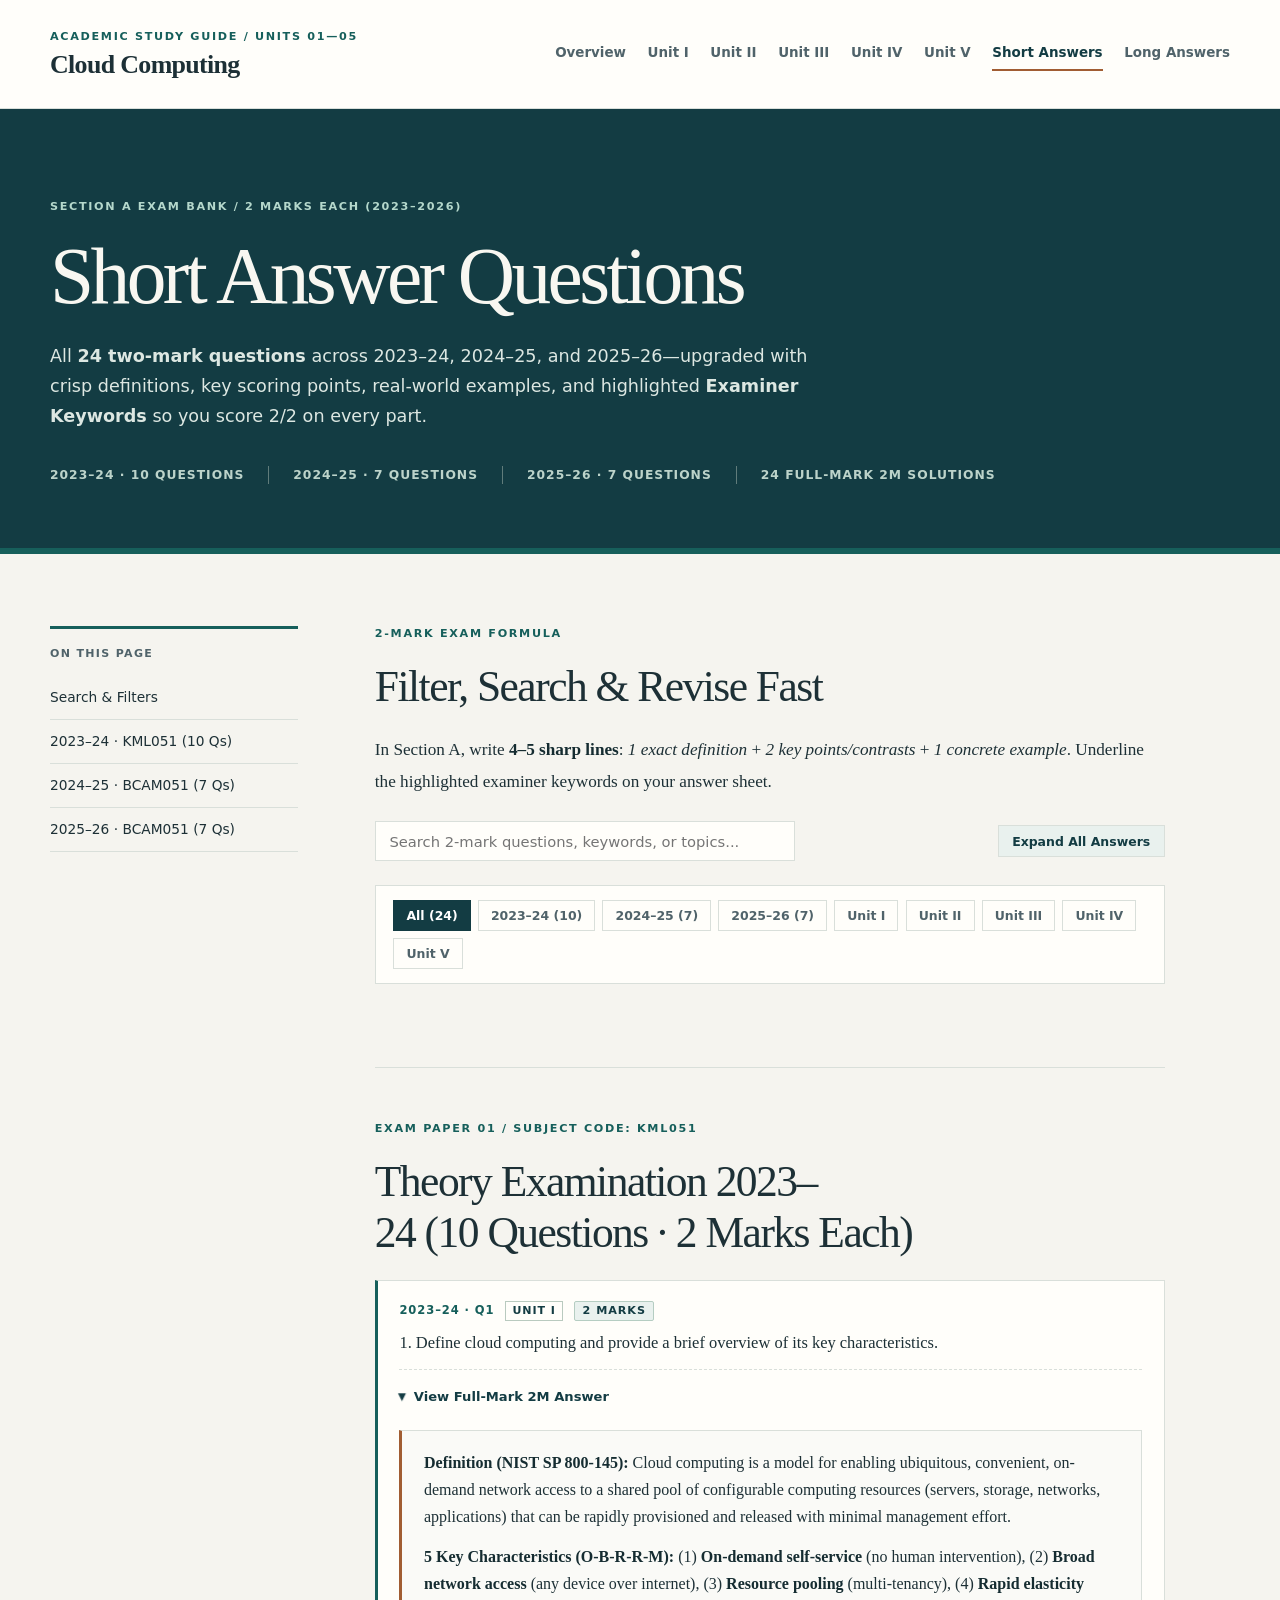
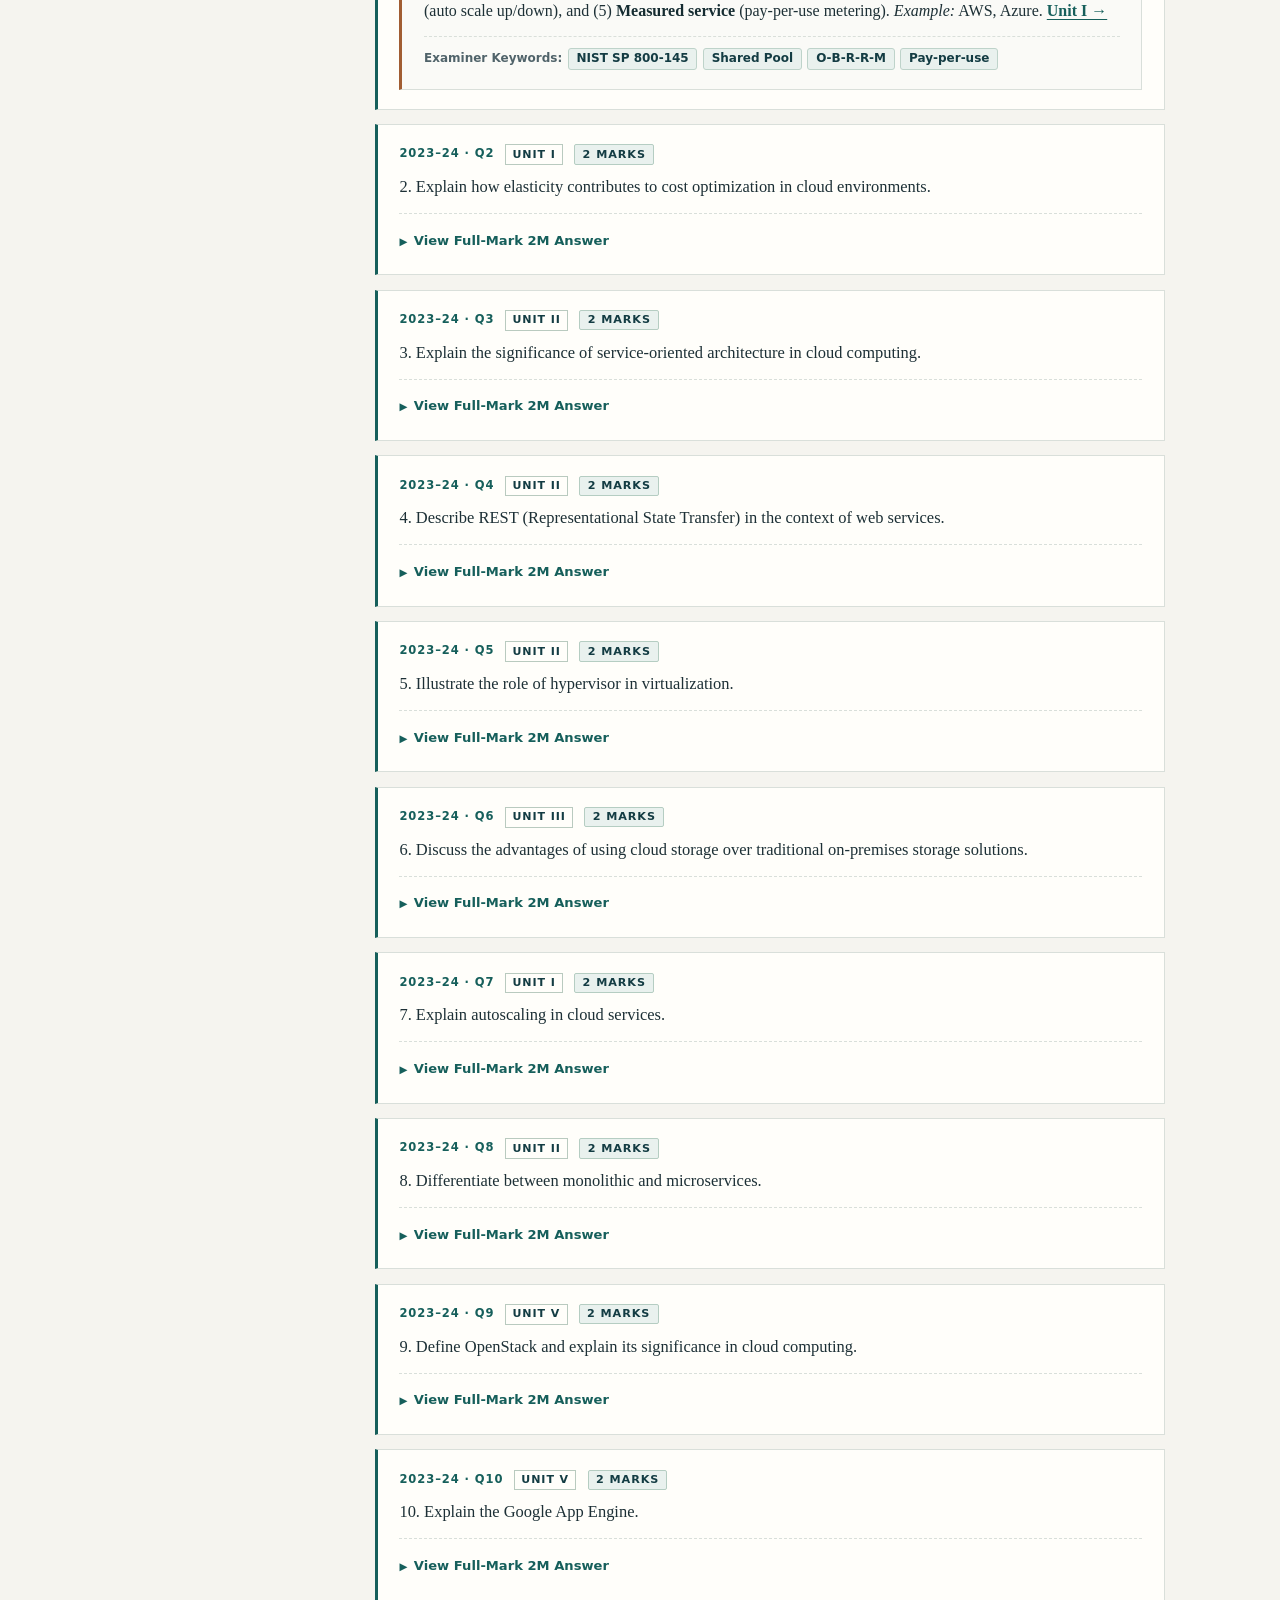
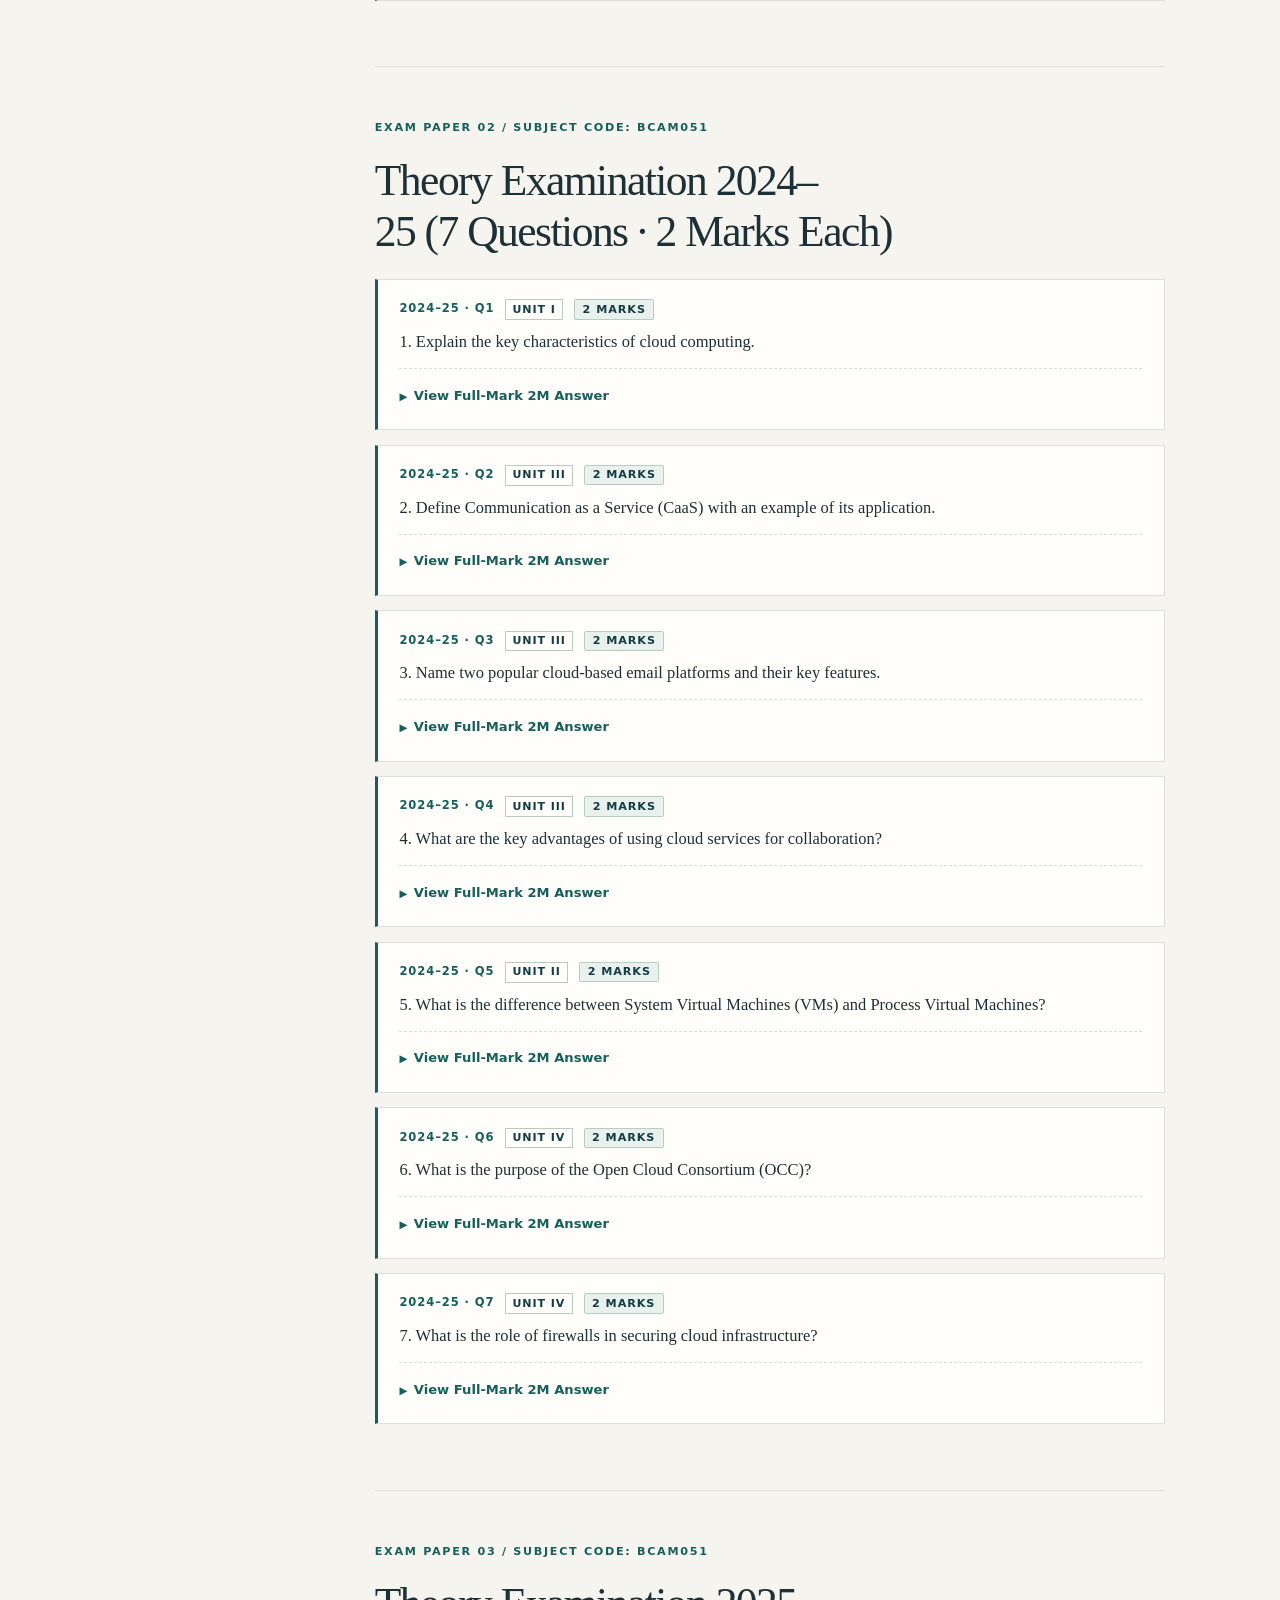
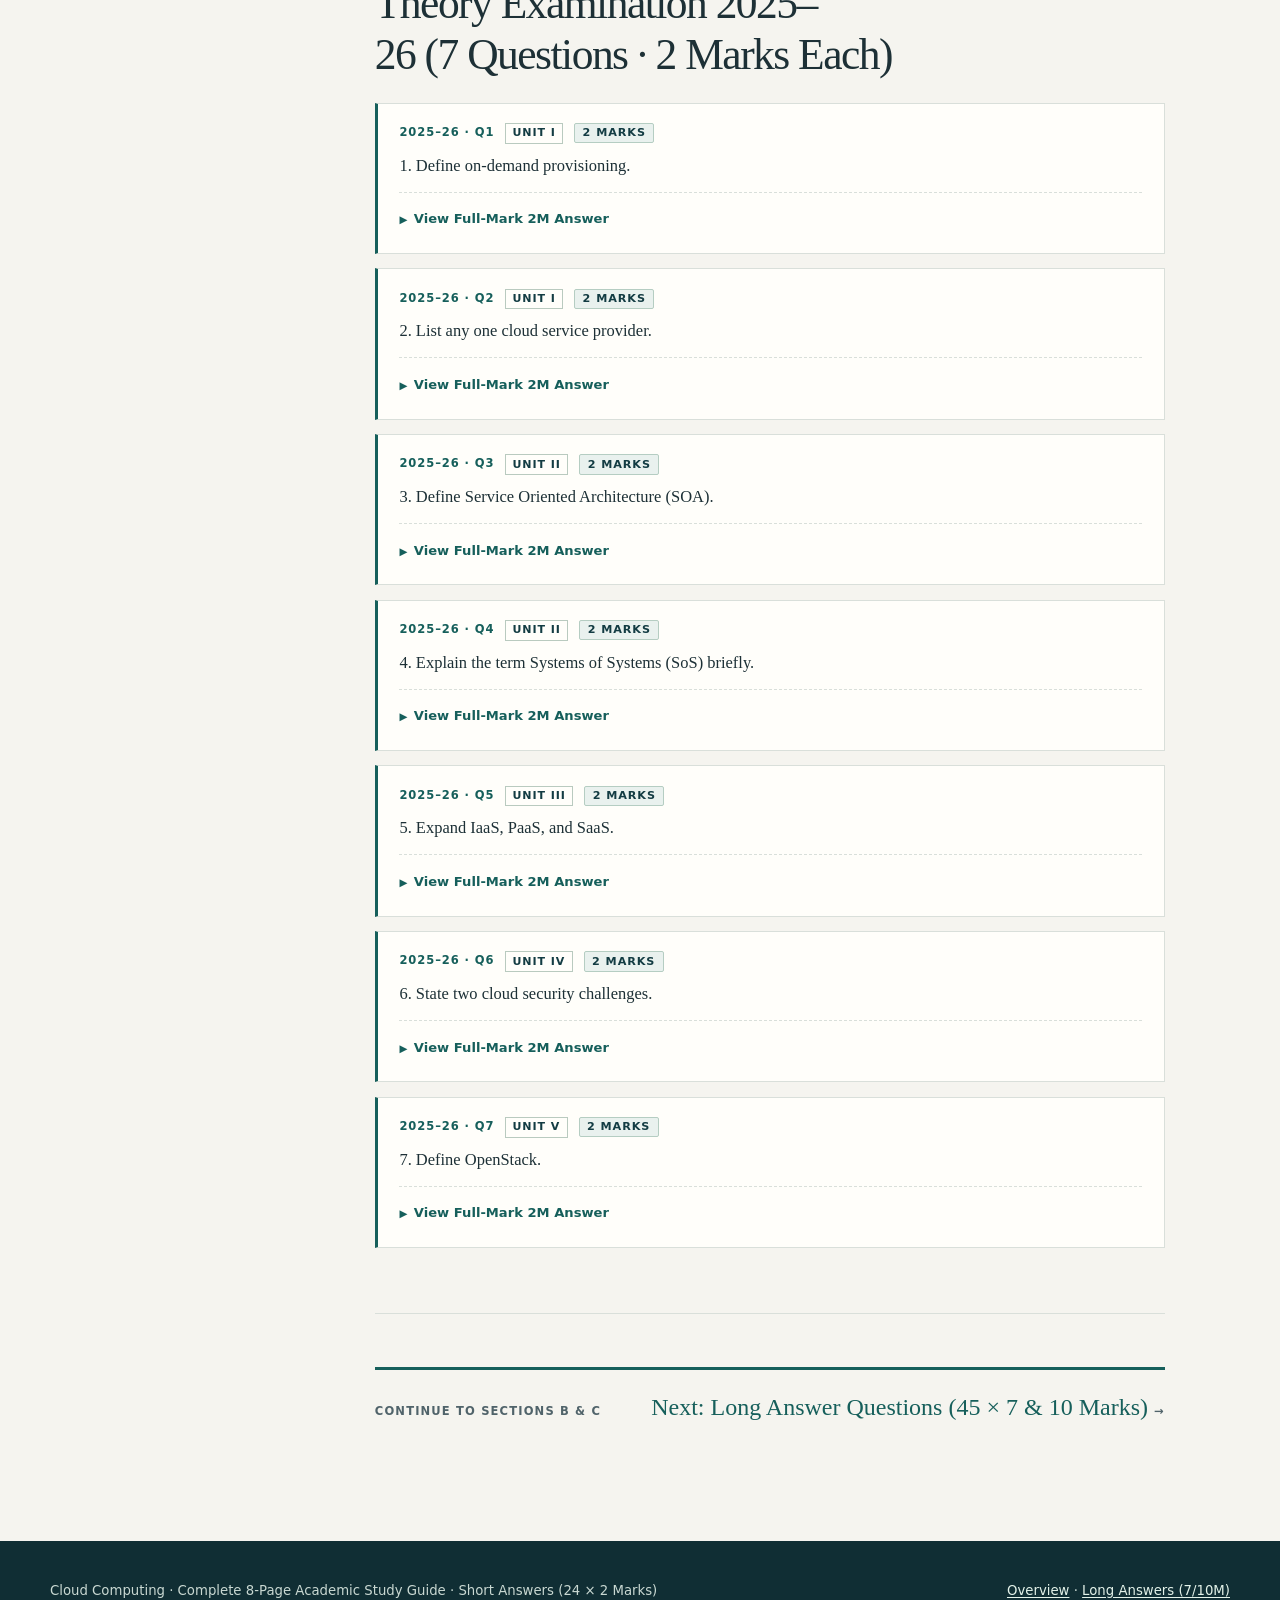
<file: short-answers.html>
<!doctype html>
<html lang="en">
<head>
  <meta charset="utf-8">
  <meta name="viewport" content="width=device-width, initial-scale=1">
  <meta name="description" content="All 24 upgraded 2-mark short answer questions for Cloud Computing from 2023–24 (KML051), 2024–25 (BCAM051), and 2025–26 (BCAM051) with examiner keywords and real-world examples.">
  <title>Short Answer Questions (2 Marks) | Cloud Computing Study Guide</title>
  <link rel="stylesheet" href="styles.css">
</head>
<body>
  <div class="reading-progress-bar" id="reading-progress" aria-hidden="true"></div>
  <a class="skip-link" href="#content">Skip to content</a>

  <header class="site-header">
    <div class="container header-inner">
      <a class="brand" href="index.html" aria-label="Cloud Computing study guide overview">
        <span class="brand-kicker">ACADEMIC STUDY GUIDE / UNITS 01—05</span>
        <span class="brand-name">Cloud Computing</span>
      </a>
      <nav class="site-nav" aria-label="Primary navigation">
        <a href="index.html">Overview</a>
        <a href="unit1.html">Unit I</a>
        <a href="unit2.html">Unit II</a>
        <a href="unit3.html">Unit III</a>
        <a href="unit4.html">Unit IV</a>
        <a href="unit5.html">Unit V</a>
        <a href="short-answers.html" aria-current="page">Short Answers</a>
        <a href="long-answers.html">Long Answers</a>
      </nav>
    </div>
  </header>

  <main id="content">
    <section class="page-hero" aria-labelledby="page-title">
      <div class="container">
        <p class="eyebrow">Section A Exam Bank / 2 Marks Each (2023–2026)</p>
        <h1 id="page-title">Short Answer Questions</h1>
        <p class="lead">All <strong>24 two-mark questions</strong> across 2023–24, 2024–25, and 2025–26—upgraded with crisp definitions, key scoring points, real-world examples, and highlighted <strong>Examiner Keywords</strong> so you score 2/2 on every part.</p>
        <div class="hero-meta">
          <span>2023–24 · 10 Questions</span>
          <span>2024–25 · 7 Questions</span>
          <span>2025–26 · 7 Questions</span>
          <span>24 Full-Mark 2M Solutions</span>
        </div>
      </div>
    </section>

    <div class="container reading-layout">
      <aside class="page-sidebar" aria-label="On this page">
        <nav aria-label="Short answer sections">
          <p>On this page</p>
          <ol>
            <li><a href="#controls">Search &amp; Filters</a></li>
            <li><a href="#paper-2023">2023–24 · KML051 (10 Qs)</a></li>
            <li><a href="#paper-2024">2024–25 · BCAM051 (7 Qs)</a></li>
            <li><a href="#paper-2025">2025–26 · BCAM051 (7 Qs)</a></li>
          </ol>
        </nav>
      </aside>

      <article class="prose" aria-label="Short answer questions and solutions">

        <section class="chapter" id="controls" aria-labelledby="controls-title">
          <p class="section-label">2-Mark Exam Formula</p>
          <h2 id="controls-title">Filter, Search &amp; Revise Fast</h2>
          <p>In Section A, write <strong>4–5 sharp lines</strong>: <em>1 exact definition</em> + <em>2 key points/contrasts</em> + <em>1 concrete example</em>. Underline the highlighted examiner keywords on your answer sheet.</p>

          <div class="filter-controls">
            <input type="text" id="questionSearch" class="search-box" placeholder="Search 2-mark questions, keywords, or topics..." aria-label="Search short answer questions">
            <button type="button" id="toggleAllBtn" class="toggle-all-btn">Expand All Answers</button>
          </div>

          <div class="filter-bar" role="toolbar" aria-label="Question filters">
            <button type="button" class="filter-btn active" data-filter="all">All (24)</button>
            <button type="button" class="filter-btn" data-filter="2023">2023–24 (10)</button>
            <button type="button" class="filter-btn" data-filter="2024">2024–25 (7)</button>
            <button type="button" class="filter-btn" data-filter="2025">2025–26 (7)</button>
            <button type="button" class="filter-btn" data-filter="unit1">Unit I</button>
            <button type="button" class="filter-btn" data-filter="unit2">Unit II</button>
            <button type="button" class="filter-btn" data-filter="unit3">Unit III</button>
            <button type="button" class="filter-btn" data-filter="unit4">Unit IV</button>
            <button type="button" class="filter-btn" data-filter="unit5">Unit V</button>
          </div>

          <div id="noResults" class="no-results">No matching questions found. Try clearing your search or selecting "All".</div>
        </section>

        <!-- ==================== 2023-24 ==================== -->
        <section class="chapter paper-section" id="paper-2023" aria-labelledby="p23-title">
          <p class="section-label">Exam Paper 01 / Subject Code: KML051</p>
          <h2 id="p23-title">Theory Examination 2023–24 (10 Questions · 2 Marks Each)</h2>

          <div class="question" data-year="2023" data-marks="2" data-unit="unit1">
            <p class="question-meta">2023–24 · Q1 <span class="scope-tag">Unit I</span> <span class="marks-badge m2">2 Marks</span></p>
            <blockquote>1. Define cloud computing and provide a brief overview of its key characteristics.</blockquote>
            <details class="answer-toggle" open>
              <summary>View Full-Mark 2M Answer</summary>
              <div class="model-answer">
                <p><strong>Definition (NIST SP 800-145):</strong> Cloud computing is a model for enabling ubiquitous, convenient, on-demand network access to a shared pool of configurable computing resources (servers, storage, networks, applications) that can be rapidly provisioned and released with minimal management effort.</p>
                <p><strong>5 Key Characteristics (O-B-R-R-M):</strong> (1) <strong>On-demand self-service</strong> (no human intervention), (2) <strong>Broad network access</strong> (any device over internet), (3) <strong>Resource pooling</strong> (multi-tenancy), (4) <strong>Rapid elasticity</strong> (auto scale up/down), and (5) <strong>Measured service</strong> (pay-per-use metering). <em>Example:</em> AWS, Azure. <a href="unit1.html#characteristics">Unit I →</a></p>
                <div class="exam-keywords">Examiner Keywords: <span class="kw">NIST SP 800-145</span> <span class="kw">Shared Pool</span> <span class="kw">O-B-R-R-M</span> <span class="kw">Pay-per-use</span></div>
              </div>
            </details>
          </div>

          <div class="question" data-year="2023" data-marks="2" data-unit="unit1">
            <p class="question-meta">2023–24 · Q2 <span class="scope-tag">Unit I</span> <span class="marks-badge m2">2 Marks</span></p>
            <blockquote>2. Explain how elasticity contributes to cost optimization in cloud environments.</blockquote>
            <details class="answer-toggle">
              <summary>View Full-Mark 2M Answer</summary>
              <div class="model-answer">
                <p><strong>Elasticity</strong> is the ability of a cloud system to automatically scale computing resources <strong>both upward and downward</strong> in real time as workload fluctuates.</p>
                <ul>
                  <li><strong>Eliminates Over-Provisioning:</strong> Automatically terminates idle servers during off-peak hours so organizations never pay for unused capacity.</li>
                  <li><strong>Prevents Under-Provisioning:</strong> Instantly adds servers during traffic surges so apps never crash or lose sales.</li>
                </ul>
                <p><em>Example:</em> Netflix scales AWS EC2 servers up during Friday-night releases and scales them back down at 3 AM. <a href="unit1.html#elasticity">Unit I →</a></p>
                <div class="exam-keywords">Examiner Keywords: <span class="kw">Scale Up &amp; Down</span> <span class="kw">Over-Provisioning</span> <span class="kw">Pay-as-you-go</span></div>
              </div>
            </details>
          </div>

          <div class="question" data-year="2023" data-marks="2" data-unit="unit2">
            <p class="question-meta">2023–24 · Q3 <span class="scope-tag">Unit II</span> <span class="marks-badge m2">2 Marks</span></p>
            <blockquote>3. Explain the significance of service-oriented architecture in cloud computing.</blockquote>
            <details class="answer-toggle">
              <summary>View Full-Mark 2M Answer</summary>
              <div class="model-answer">
                <p><strong>Service-Oriented Architecture (SOA)</strong> designs applications as independent, loosely coupled services communicating over standard network APIs (HTTP/REST or SOAP).</p>
                <ul>
                  <li><strong>Foundation of Cloud Models:</strong> Directly enables IaaS, PaaS, and SaaS by exposing computing capabilities as consumable services.</li>
                  <li><strong>Reusability &amp; Interoperability:</strong> A single Payment or Auth service can be reused across web and mobile apps built in different languages, and scaled independently.</li>
                </ul>
                <div class="exam-keywords">Examiner Keywords: <span class="kw">Loose Coupling</span> <span class="kw">Reusability</span> <span class="kw">Interoperability</span> <span class="kw">Standard APIs</span></div>
              </div>
            </details>
          </div>

          <div class="question" data-year="2023" data-marks="2" data-unit="unit2">
            <p class="question-meta">2023–24 · Q4 <span class="scope-tag">Unit II</span> <span class="marks-badge m2">2 Marks</span></p>
            <blockquote>4. Describe REST (Representational State Transfer) in the context of web services.</blockquote>
            <details class="answer-toggle">
              <summary>View Full-Mark 2M Answer</summary>
              <div class="model-answer">
                <p><strong>REST</strong> is a lightweight architectural style for web services where every data entity is treated as a <strong>resource</strong> identified by a unique URI (e.g., <code>/api/users/42</code>) and manipulated using standard HTTP methods (<code>GET</code>, <code>POST</code>, <code>PUT</code>, <code>DELETE</code>).</p>
                <p><strong>Key Features:</strong> It is <strong>stateless</strong> (every request carries complete context), supports lightweight JSON/XML payloads, and allows HTTP caching—making it faster and more cloud-scalable than SOAP. <a href="unit2.html#rest">Unit II →</a></p>
                <div class="exam-keywords">Examiner Keywords: <span class="kw">Resource URI</span> <span class="kw">Stateless</span> <span class="kw">HTTP Verbs</span> <span class="kw">JSON</span></div>
              </div>
            </details>
          </div>

          <div class="question" data-year="2023" data-marks="2" data-unit="unit2">
            <p class="question-meta">2023–24 · Q5 <span class="scope-tag">Unit II</span> <span class="marks-badge m2">2 Marks</span></p>
            <blockquote>5. Illustrate the role of hypervisor in virtualization.</blockquote>
            <details class="answer-toggle">
              <summary>View Full-Mark 2M Answer</summary>
              <div class="model-answer">
                <p>A <strong>Hypervisor (Virtual Machine Monitor / VMM)</strong> is the software/firmware layer sitting between physical hardware and Virtual Machines (VMs).</p>
                <ul>
                  <li><strong>Resource Multiplexing:</strong> Abstracts physical CPU, RAM, disk, and NICs into virtual hardware so multiple isolated guest OSes share one host simultaneously.</li>
                  <li><strong>Isolation &amp; Types:</strong> Ensures a crash in one VM never affects others. Comes as <strong>Type-1 Bare-Metal</strong> (VMware ESXi, KVM) and <strong>Type-2 Hosted</strong> (VirtualBox). <a href="unit2.html#hypervisors">Unit II →</a></li>
                </ul>
                <div class="exam-keywords">Examiner Keywords: <span class="kw">VMM</span> <span class="kw">Hardware Abstraction</span> <span class="kw">Isolation</span> <span class="kw">Type-1 &amp; Type-2</span></div>
              </div>
            </details>
          </div>

          <div class="question" data-year="2023" data-marks="2" data-unit="unit3">
            <p class="question-meta">2023–24 · Q6 <span class="scope-tag">Unit III</span> <span class="marks-badge m2">2 Marks</span></p>
            <blockquote>6. Discuss the advantages of using cloud storage over traditional on-premises storage solutions.</blockquote>
            <details class="answer-toggle">
              <summary>View Full-Mark 2M Answer</summary>
              <div class="model-answer">
                <ul>
                  <li><strong>Zero CapEx &amp; Pay-per-GB:</strong> Eliminates upfront SAN/NAS hardware purchases, power, and cooling bills.</li>
                  <li><strong>Infinite Scalability:</strong> Expands automatically from gigabytes to exabytes without buying physical hard drives.</li>
                  <li><strong>High Durability &amp; Global Access:</strong> Multi-AZ automatic replication protects against hardware failure (e.g., Amazon S3 offers <strong>99.999999999% durability</strong>) with anywhere internet access.</li>
                </ul>
                <div class="exam-keywords">Examiner Keywords: <span class="kw">Pay-per-GB (OpEx)</span> <span class="kw">Multi-AZ Replication</span> <span class="kw">11 Nines Durability</span></div>
              </div>
            </details>
          </div>

          <div class="question" data-year="2023" data-marks="2" data-unit="unit1">
            <p class="question-meta">2023–24 · Q7 <span class="scope-tag">Unit I</span> <span class="marks-badge m2">2 Marks</span></p>
            <blockquote>7. Explain autoscaling in cloud services.</blockquote>
            <details class="answer-toggle">
              <summary>View Full-Mark 2M Answer</summary>
              <div class="model-answer">
                <p><strong>Autoscaling</strong> is a policy-driven cloud mechanism that continuously monitors live metrics (such as CPU &gt; 75%, memory, or request rate) and automatically <strong>adds instances (scale-out)</strong> during traffic surges or <strong>removes instances (scale-in)</strong> when demand drops.</p>
                <p><strong>Benefit:</strong> Maintains fast response times and high availability while minimizing cloud costs. <em>Example:</em> AWS Auto Scaling Groups. <a href="unit1.html#elasticity">Unit I →</a></p>
                <div class="exam-keywords">Examiner Keywords: <span class="kw">Metric Thresholds</span> <span class="kw">Scale-Out / Scale-In</span> <span class="kw">AWS Auto Scaling</span></div>
              </div>
            </details>
          </div>

          <div class="question" data-year="2023" data-marks="2" data-unit="unit2">
            <p class="question-meta">2023–24 · Q8 <span class="scope-tag">Unit II</span> <span class="marks-badge m2">2 Marks</span></p>
            <blockquote>8. Differentiate between monolithic and microservices.</blockquote>
            <details class="answer-toggle">
              <summary>View Full-Mark 2M Answer</summary>
              <div class="model-answer">
                <ul>
                  <li><strong>Monolithic Architecture:</strong> UI, business logic, and data access are tightly coupled in a <strong>single deployable unit</strong> sharing one database; scaling duplicates the entire app, and one bug can crash everything.</li>
                  <li><strong>Microservices Architecture:</strong> Splits the app into <strong>small, independent services</strong> (e.g., Auth, Cart, Payment), each with its own database and API; supports independent deployment, granular scaling, and strong fault isolation.</li>
                </ul>
                <div class="exam-keywords">Examiner Keywords: <span class="kw">Single Deployable Unit</span> <span class="kw">Independent Services</span> <span class="kw">Fault Isolation</span></div>
              </div>
            </details>
          </div>

          <div class="question" data-year="2023" data-marks="2" data-unit="unit5">
            <p class="question-meta">2023–24 · Q9 <span class="scope-tag">Unit V</span> <span class="marks-badge m2">2 Marks</span></p>
            <blockquote>9. Define OpenStack and explain its significance in cloud computing.</blockquote>
            <details class="answer-toggle">
              <summary>View Full-Mark 2M Answer</summary>
              <div class="model-answer">
                <p><strong>OpenStack</strong> is a modular, open-source <strong>IaaS cloud operating system</strong> that manages pools of compute (<strong>Nova</strong>), networking (<strong>Neutron</strong>), and storage (<strong>Swift/Cinder</strong>) via a web dashboard (<strong>Horizon</strong>) and REST APIs.</p>
                <p><strong>Significance:</strong> Enables enterprises, telecoms, and universities to build scalable <strong>private and public clouds</strong> on commodity hardware with zero vendor lock-in. <a href="unit5.html#openstack">Unit V →</a></p>
                <div class="exam-keywords">Examiner Keywords: <span class="kw">Open-Source IaaS</span> <span class="kw">Nova / Neutron / Swift</span> <span class="kw">No Vendor Lock-In</span></div>
              </div>
            </details>
          </div>

          <div class="question" data-year="2023" data-marks="2" data-unit="unit5">
            <p class="question-meta">2023–24 · Q10 <span class="scope-tag">Unit V</span> <span class="marks-badge m2">2 Marks</span></p>
            <blockquote>10. Explain the Google App Engine.</blockquote>
            <details class="answer-toggle">
              <summary>View Full-Mark 2M Answer</summary>
              <div class="model-answer">
                <p><strong>Google App Engine (GAE)</strong> is Google Cloud's fully managed <strong>Platform as a Service (PaaS)</strong> for building, deploying, and auto-scaling web applications and mobile backends without managing underlying servers or OS updates.</p>
                <p><strong>Key Features:</strong> Supports Python, Java, Go, Node.js, and Docker; includes automatic load balancing, scale-to-zero billing, and integrated Datastore/Memcache services. <a href="unit5.html#gae">Unit V →</a></p>
                <div class="exam-keywords">Examiner Keywords: <span class="kw">Managed PaaS</span> <span class="kw">Sandboxed Runtimes</span> <span class="kw">Auto-Scaling</span> <span class="kw">Datastore</span></div>
              </div>
            </details>
          </div>
        </section>

        <!-- ==================== 2024-25 ==================== -->
        <section class="chapter paper-section" id="paper-2024" aria-labelledby="p24-title">
          <p class="section-label">Exam Paper 02 / Subject Code: BCAM051</p>
          <h2 id="p24-title">Theory Examination 2024–25 (7 Questions · 2 Marks Each)</h2>

          <div class="question" data-year="2024" data-marks="2" data-unit="unit1">
            <p class="question-meta">2024–25 · Q1 <span class="scope-tag">Unit I</span> <span class="marks-badge m2">2 Marks</span></p>
            <blockquote>1. Explain the key characteristics of cloud computing.</blockquote>
            <details class="answer-toggle">
              <summary>View Full-Mark 2M Answer</summary>
              <div class="model-answer">
                <p>NIST SP 800-145 defines <strong>5 essential characteristics</strong> of cloud computing (<strong>O-B-R-R-M</strong>):</p>
                <ol>
                  <li><strong>On-Demand Self-Service:</strong> Provision compute/storage automatically without provider intervention.</li>
                  <li><strong>Broad Network Access:</strong> Accessible over the internet from any device via standard protocols.</li>
                  <li><strong>Resource Pooling:</strong> Shared multi-tenant hardware dynamically allocated across consumers.</li>
                  <li><strong>Rapid Elasticity:</strong> Scales outward and inward rapidly to match fluctuating demand.</li>
                  <li><strong>Measured Service:</strong> Automatic metering of CPU, storage, and bandwidth for pay-per-use billing.</li>
                </ol>
                <div class="exam-keywords">Examiner Keywords: <span class="kw">On-Demand</span> <span class="kw">Broad Access</span> <span class="kw">Pooling</span> <span class="kw">Elasticity</span> <span class="kw">Measured Service</span></div>
              </div>
            </details>
          </div>

          <div class="question" data-year="2024" data-marks="2" data-unit="unit3">
            <p class="question-meta">2024–25 · Q2 <span class="scope-tag">Unit III</span> <span class="marks-badge m2">2 Marks</span></p>
            <blockquote>2. Define Communication as a Service (CaaS) with an example of its application.</blockquote>
            <details class="answer-toggle">
              <summary>View Full-Mark 2M Answer</summary>
              <div class="model-answer">
                <p><strong>Communication as a Service (CaaS)</strong> is a cloud model delivering enterprise communication tools—such as VoIP calling, video conferencing, instant messaging, and virtual PBX—over the internet on a subscription basis, eliminating expensive on-premises telecom hardware.</p>
                <p><strong>Application Example:</strong> <strong>Twilio</strong> (used by Uber/Swiggy to send automated OTP SMS &amp; masked driver calls) or <strong>Zoom / Microsoft Teams</strong> for remote enterprise video meetings. <a href="unit3.html#modern-services">Unit III →</a></p>
                <div class="exam-keywords">Examiner Keywords: <span class="kw">VoIP / PBX</span> <span class="kw">No Telecom Hardware</span> <span class="kw">Twilio / Zoom</span></div>
              </div>
            </details>
          </div>

          <div class="question" data-year="2024" data-marks="2" data-unit="unit3">
            <p class="question-meta">2024–25 · Q3 <span class="scope-tag">Unit III</span> <span class="marks-badge m2">2 Marks</span></p>
            <blockquote>3. Name two popular cloud-based email platforms and their key features.</blockquote>
            <details class="answer-toggle">
              <summary>View Full-Mark 2M Answer</summary>
              <div class="model-answer">
                <ol>
                  <li><strong>Gmail (Google Workspace):</strong> AI-driven spam/phishing filtering, instant full-text search, large cloud storage synced with Google Drive, and seamless Google Meet/Calendar integration.</li>
                  <li><strong>Microsoft Outlook (Microsoft 365):</strong> Enterprise Exchange encryption &amp; DLP security, Focused Inbox, and deep integration with MS Teams, OneDrive, and Office web apps.</li>
                </ol>
                <div class="exam-keywords">Examiner Keywords: <span class="kw">Gmail</span> <span class="kw">Outlook</span> <span class="kw">Spam Filtering</span> <span class="kw">Suite Integration</span></div>
              </div>
            </details>
          </div>

          <div class="question" data-year="2024" data-marks="2" data-unit="unit3">
            <p class="question-meta">2024–25 · Q4 <span class="scope-tag">Unit III</span> <span class="marks-badge m2">2 Marks</span></p>
            <blockquote>4. What are the key advantages of using cloud services for collaboration?</blockquote>
            <details class="answer-toggle">
              <summary>View Full-Mark 2M Answer</summary>
              <div class="model-answer">
                <ul>
                  <li><strong>Real-Time Co-Authoring:</strong> Multiple remote or in-office teammates edit the same document simultaneously (e.g., Google Docs, Microsoft 365).</li>
                  <li><strong>Automatic Version Control:</strong> Eliminates duplicate file conflicts by maintaining complete edit history with instant rollback.</li>
                  <li><strong>Anywhere Access &amp; Centralized Security:</strong> Role-based sharing permissions (View/Comment/Edit) without needing local office file servers.</li>
                </ul>
                <div class="exam-keywords">Examiner Keywords: <span class="kw">Real-Time Co-Authoring</span> <span class="kw">Version History</span> <span class="kw">Anywhere Access</span></div>
              </div>
            </details>
          </div>

          <div class="question" data-year="2024" data-marks="2" data-unit="unit2">
            <p class="question-meta">2024–25 · Q5 <span class="scope-tag">Unit II</span> <span class="marks-badge m2">2 Marks</span></p>
            <blockquote>5. What is the difference between System Virtual Machines (VMs) and Process Virtual Machines?</blockquote>
            <details class="answer-toggle">
              <summary>View Full-Mark 2M Answer</summary>
              <div class="model-answer">
                <ul>
                  <li><strong>System VM:</strong> Emulates a complete physical machine and runs a full <strong>guest Operating System</strong> supporting multiple applications (e.g., Ubuntu on Windows via VMware ESXi, KVM, or VirtualBox).</li>
                  <li><strong>Process VM:</strong> Creates a platform-independent runtime to execute a <strong>single application process</strong> and terminates when the program exits (e.g., <strong>Java Virtual Machine — JVM</strong>, .NET CLR). <a href="unit2.html#hypervisors">Unit II →</a></li>
                </ul>
                <div class="exam-keywords">Examiner Keywords: <span class="kw">Full Guest OS</span> <span class="kw">Single Process</span> <span class="kw">ESXi vs JVM</span></div>
              </div>
            </details>
          </div>

          <div class="question" data-year="2024" data-marks="2" data-unit="unit4">
            <p class="question-meta">2024–25 · Q6 <span class="scope-tag">Unit IV</span> <span class="marks-badge m2">2 Marks</span></p>
            <blockquote>6. What is the purpose of the Open Cloud Consortium (OCC)?</blockquote>
            <details class="answer-toggle">
              <summary>View Full-Mark 2M Answer</summary>
              <div class="model-answer">
                <p>The <strong>Open Cloud Consortium (OCC)</strong> is a non-profit organization of universities and enterprises dedicated to developing <strong>open standards, benchmarks, and interoperability frameworks</strong> for cloud computing.</p>
                <p><strong>Purpose:</strong> Enables heterogeneous clouds to share massive scientific datasets (e.g., Open Science Data Cloud) seamlessly and prevents vendor lock-in. <a href="unit4.html#intercloud">Unit IV →</a></p>
                <div class="exam-keywords">Examiner Keywords: <span class="kw">Open Standards</span> <span class="kw">Interoperability</span> <span class="kw">Open Science Data Cloud</span></div>
              </div>
            </details>
          </div>

          <div class="question" data-year="2024" data-marks="2" data-unit="unit4">
            <p class="question-meta">2024–25 · Q7 <span class="scope-tag">Unit IV</span> <span class="marks-badge m2">2 Marks</span></p>
            <blockquote>7. What is the role of firewalls in securing cloud infrastructure?</blockquote>
            <details class="answer-toggle">
              <summary>View Full-Mark 2M Answer</summary>
              <div class="model-answer">
                <p>A <strong>Cloud Firewall</strong> (e.g., AWS Security Groups, Network ACLs, or WAF) is a virtual security barrier that inspects and filters inbound and outbound cloud traffic based on IP, port, protocol, and application rules.</p>
                <p><strong>Role:</strong> Blocks unauthorized access and unused ports, mitigates DDoS and web attacks (SQLi/XSS via WAF), and isolates private database subnets from the public internet. <a href="unit4.html#security-overview">Unit IV →</a></p>
                <div class="exam-keywords">Examiner Keywords: <span class="kw">Traffic Filtering</span> <span class="kw">Security Groups / WAF</span> <span class="kw">Subnet Isolation</span></div>
              </div>
            </details>
          </div>
        </section>

        <!-- ==================== 2025-26 ==================== -->
        <section class="chapter paper-section" id="paper-2025" aria-labelledby="p25-title">
          <p class="section-label">Exam Paper 03 / Subject Code: BCAM051</p>
          <h2 id="p25-title">Theory Examination 2025–26 (7 Questions · 2 Marks Each)</h2>

          <div class="question" data-year="2025" data-marks="2" data-unit="unit1">
            <p class="question-meta">2025–26 · Q1 <span class="scope-tag">Unit I</span> <span class="marks-badge m2">2 Marks</span></p>
            <blockquote>1. Define on-demand provisioning.</blockquote>
            <details class="answer-toggle">
              <summary>View Full-Mark 2M Answer</summary>
              <div class="model-answer">
                <p><strong>On-Demand Provisioning</strong> is the automated, self-service allocation of cloud computing resources (VMs, storage, networks, databases) <strong>immediately when requested</strong> via a console or API—without manual provider intervention—and automatic release when idle so users pay strictly for actual consumption. <em>Example:</em> Launching an AWS EC2 server in 60 seconds. <a href="unit1.html#provisioning">Unit I →</a></p>
                <div class="exam-keywords">Examiner Keywords: <span class="kw">Self-Service</span> <span class="kw">Automated Allocation</span> <span class="kw">Zero Human Interaction</span></div>
              </div>
            </details>
          </div>

          <div class="question" data-year="2025" data-marks="2" data-unit="unit1">
            <p class="question-meta">2025–26 · Q2 <span class="scope-tag">Unit I</span> <span class="marks-badge m2">2 Marks</span></p>
            <blockquote>2. List any one cloud service provider.</blockquote>
            <details class="answer-toggle">
              <summary>View Full-Mark 2M Answer</summary>
              <div class="model-answer">
                <p><strong>Amazon Web Services (AWS)</strong> — a leading global public cloud service provider offering IaaS, PaaS, and SaaS services such as EC2 (compute), S3 (object storage), RDS (databases), and AWS Lambda (serverless). <em>(Other valid examples: Microsoft Azure, Google Cloud Platform (GCP), IBM Cloud.)</em></p>
                <div class="exam-keywords">Examiner Keywords: <span class="kw">AWS</span> <span class="kw">EC2 / S3</span> <span class="kw">Azure / GCP</span></div>
              </div>
            </details>
          </div>

          <div class="question" data-year="2025" data-marks="2" data-unit="unit2">
            <p class="question-meta">2025–26 · Q3 <span class="scope-tag">Unit II</span> <span class="marks-badge m2">2 Marks</span></p>
            <blockquote>3. Define Service Oriented Architecture (SOA).</blockquote>
            <details class="answer-toggle">
              <summary>View Full-Mark 2M Answer</summary>
              <div class="model-answer">
                <p><strong>Service-Oriented Architecture (SOA)</strong> is a software architectural paradigm where applications are composed of <strong>independent, loosely coupled, reusable services</strong> that communicate over a network via standardized contracts and protocols (HTTP/REST or SOAP) following the Publish–Find–Bind model. <a href="unit2.html#soa">Unit II →</a></p>
                <div class="exam-keywords">Examiner Keywords: <span class="kw">Loosely Coupled</span> <span class="kw">Reusable Services</span> <span class="kw">Publish–Find–Bind</span></div>
              </div>
            </details>
          </div>

          <div class="question" data-year="2025" data-marks="2" data-unit="unit2">
            <p class="question-meta">2025–26 · Q4 <span class="scope-tag">Unit II</span> <span class="marks-badge m2">2 Marks</span></p>
            <blockquote>4. Explain the term Systems of Systems (SoS) briefly.</blockquote>
            <details class="answer-toggle">
              <summary>View Full-Mark 2M Answer</summary>
              <div class="model-answer">
                <p>A <strong>System of Systems (SoS)</strong> is a large-scale integrated system formed by combining multiple <strong>operationally and managerially independent systems</strong> so they cooperate to deliver an emergent capability none could provide alone.</p>
                <p><strong>Example:</strong> A travel portal (MakeMyTrip) integrating independent airline reservation systems, hotel engines, and payment gateways. <a href="unit2.html#systems">Unit II →</a></p>
                <div class="exam-keywords">Examiner Keywords: <span class="kw">Operational Independence</span> <span class="kw">Emergent Behavior</span> <span class="kw">Travel Portal Example</span></div>
              </div>
            </details>
          </div>

          <div class="question" data-year="2025" data-marks="2" data-unit="unit3">
            <p class="question-meta">2025–26 · Q5 <span class="scope-tag">Unit III</span> <span class="marks-badge m2">2 Marks</span></p>
            <blockquote>5. Expand IaaS, PaaS, and SaaS.</blockquote>
            <details class="answer-toggle">
              <summary>View Full-Mark 2M Answer</summary>
              <div class="model-answer">
                <ul>
                  <li><strong>IaaS:</strong> Infrastructure as a Service — virtualized servers, storage &amp; networks <em>(e.g., AWS EC2)</em>.</li>
                  <li><strong>PaaS:</strong> Platform as a Service — managed app runtime &amp; deployment platform <em>(e.g., Google App Engine)</em>.</li>
                  <li><strong>SaaS:</strong> Software as a Service — ready-to-use web software <em>(e.g., Gmail, Salesforce)</em>.</li>
                </ul>
                <div class="exam-keywords">Examiner Keywords: <span class="kw">Infrastructure</span> <span class="kw">Platform</span> <span class="kw">Software</span></div>
              </div>
            </details>
          </div>

          <div class="question" data-year="2025" data-marks="2" data-unit="unit4">
            <p class="question-meta">2025–26 · Q6 <span class="scope-tag">Unit IV</span> <span class="marks-badge m2">2 Marks</span></p>
            <blockquote>6. State two cloud security challenges.</blockquote>
            <details class="answer-toggle">
              <summary>View Full-Mark 2M Answer</summary>
              <div class="model-answer">
                <ol>
                  <li><strong>Data Breaches &amp; Misconfiguration:</strong> Sensitive data stored on cloud servers can be leaked due to weak encryption, stolen credentials, or accidentally public storage buckets.</li>
                  <li><strong>Multi-Tenancy &amp; Insider Threats:</strong> Sharing physical infrastructure among tenants creates isolation risks, while malicious or careless insiders can abuse valid credentials.</li>
                </ol>
                <div class="exam-keywords">Examiner Keywords: <span class="kw">Data Breaches</span> <span class="kw">Misconfiguration</span> <span class="kw">Multi-Tenancy</span> <span class="kw">Insider Threats</span></div>
              </div>
            </details>
          </div>

          <div class="question" data-year="2025" data-marks="2" data-unit="unit5">
            <p class="question-meta">2025–26 · Q7 <span class="scope-tag">Unit V</span> <span class="marks-badge m2">2 Marks</span></p>
            <blockquote>7. Define OpenStack.</blockquote>
            <details class="answer-toggle">
              <summary>View Full-Mark 2M Answer</summary>
              <div class="model-answer">
                <p><strong>OpenStack</strong> is a free, modular, open-source <strong>IaaS cloud computing platform</strong> used to build and manage public and private clouds by controlling pools of compute (Nova), networking (Neutron), and storage (Swift/Cinder) through a unified dashboard (Horizon) and REST APIs. <a href="unit5.html#openstack">Unit V →</a></p>
                <div class="exam-keywords">Examiner Keywords: <span class="kw">Open-Source IaaS</span> <span class="kw">Private &amp; Public Cloud</span> <span class="kw">Nova / Neutron / Swift</span></div>
              </div>
            </details>
          </div>
        </section>

        <section class="next-section" aria-label="Next page">
          <p>Continue to Sections B &amp; C</p>
          <a href="long-answers.html">Next: Long Answer Questions (45 × 7 &amp; 10 Marks) <span aria-hidden="true">→</span></a>
        </section>
      </article>
    </div>
  </main>

  <footer class="site-footer">
    <div class="container">
      <p>Cloud Computing · Complete 8-Page Academic Study Guide · Short Answers (24 × 2 Marks)</p>
      <p><a href="index.html">Overview</a> · <a href="long-answers.html">Long Answers (7/10M)</a></p>
    </div>
  </footer>

  <button id="back-to-top" class="back-to-top" aria-label="Back to top" title="Back to top">↑</button>
  <script src="site.js"></script>
</body>
</html>
</file>
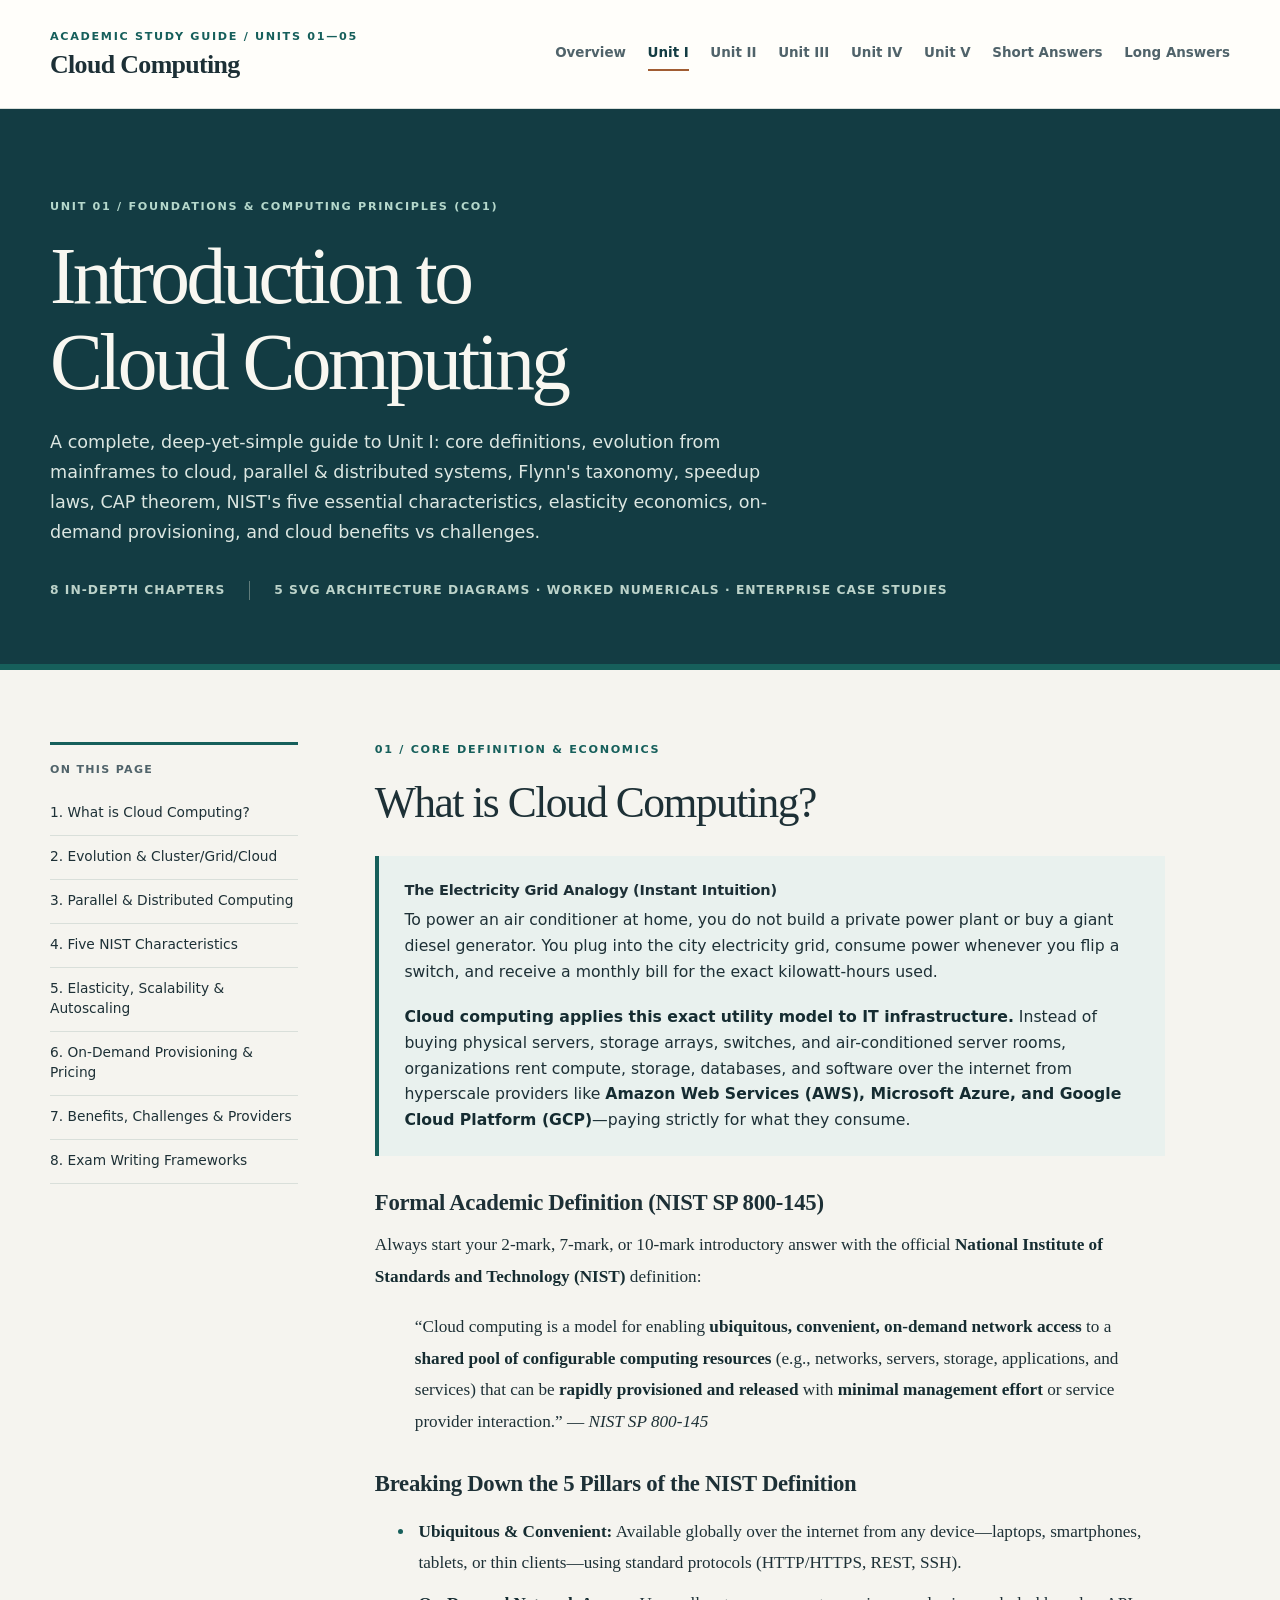
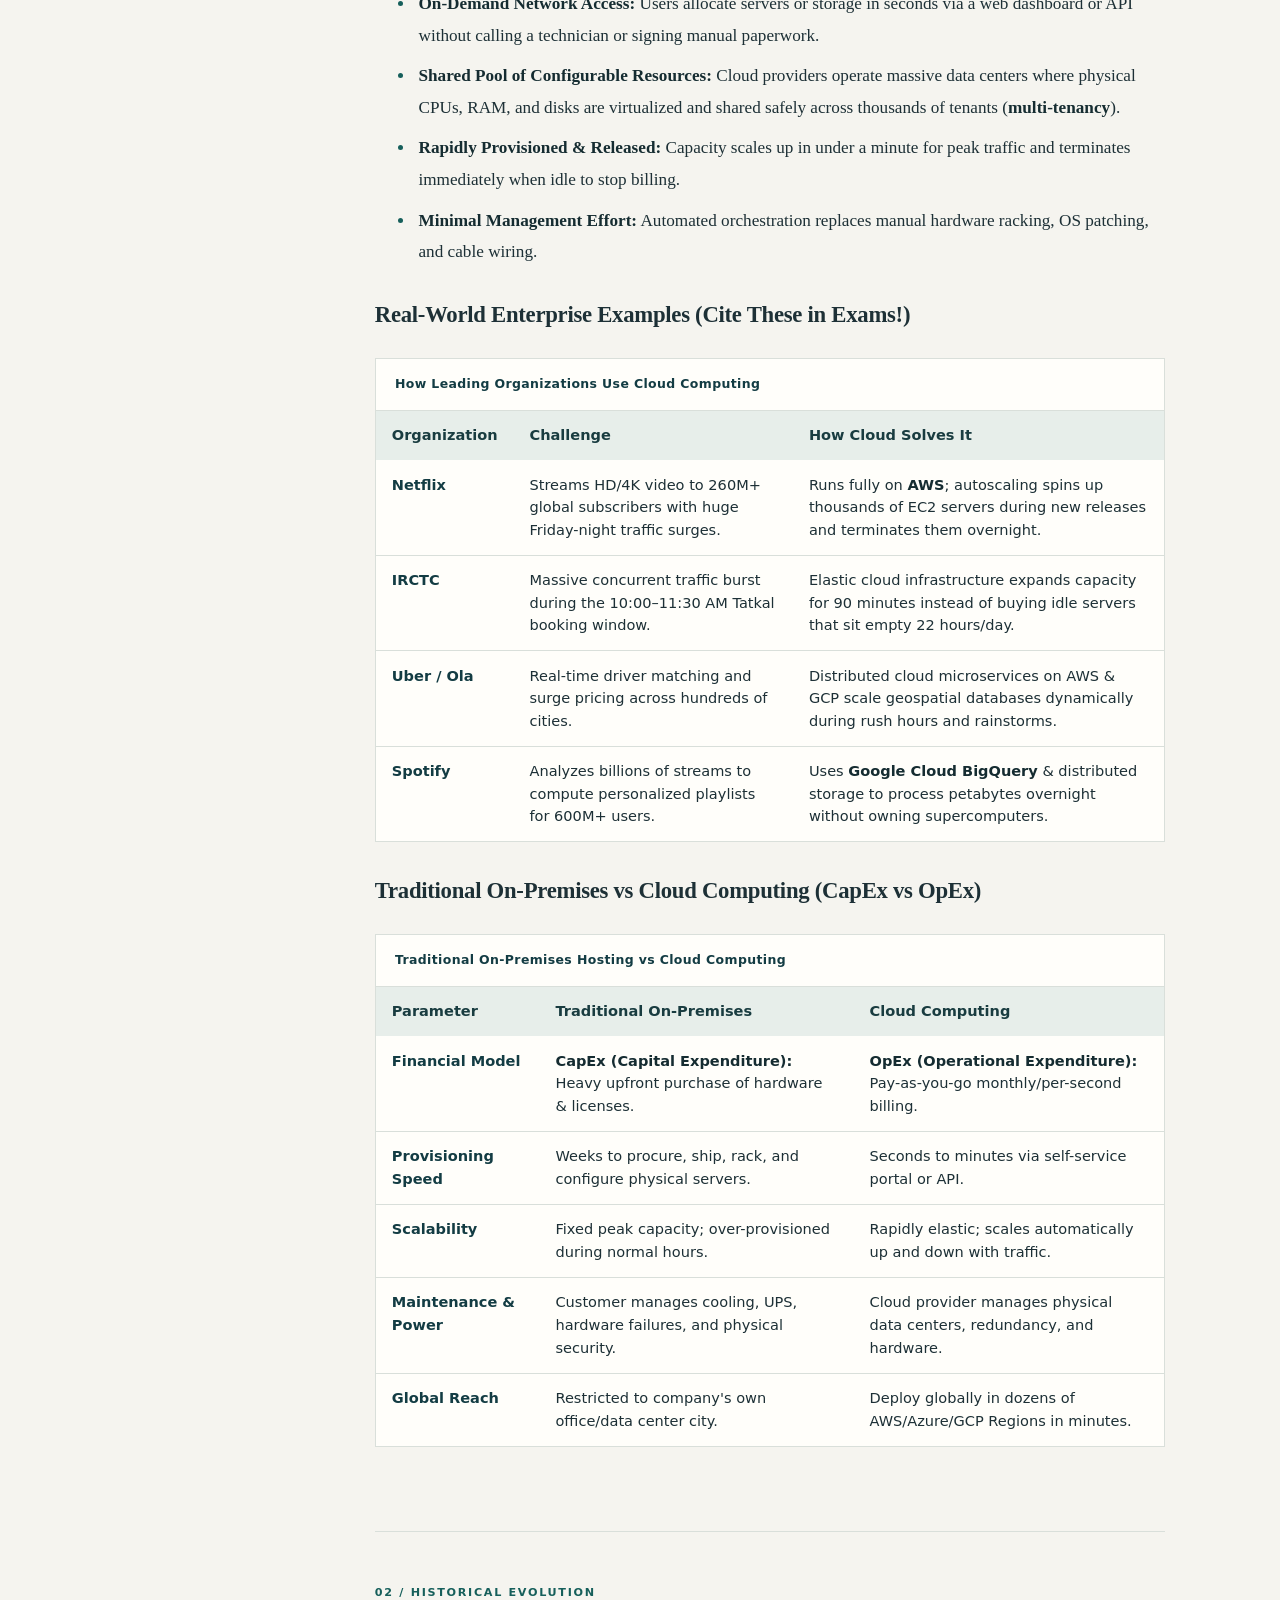
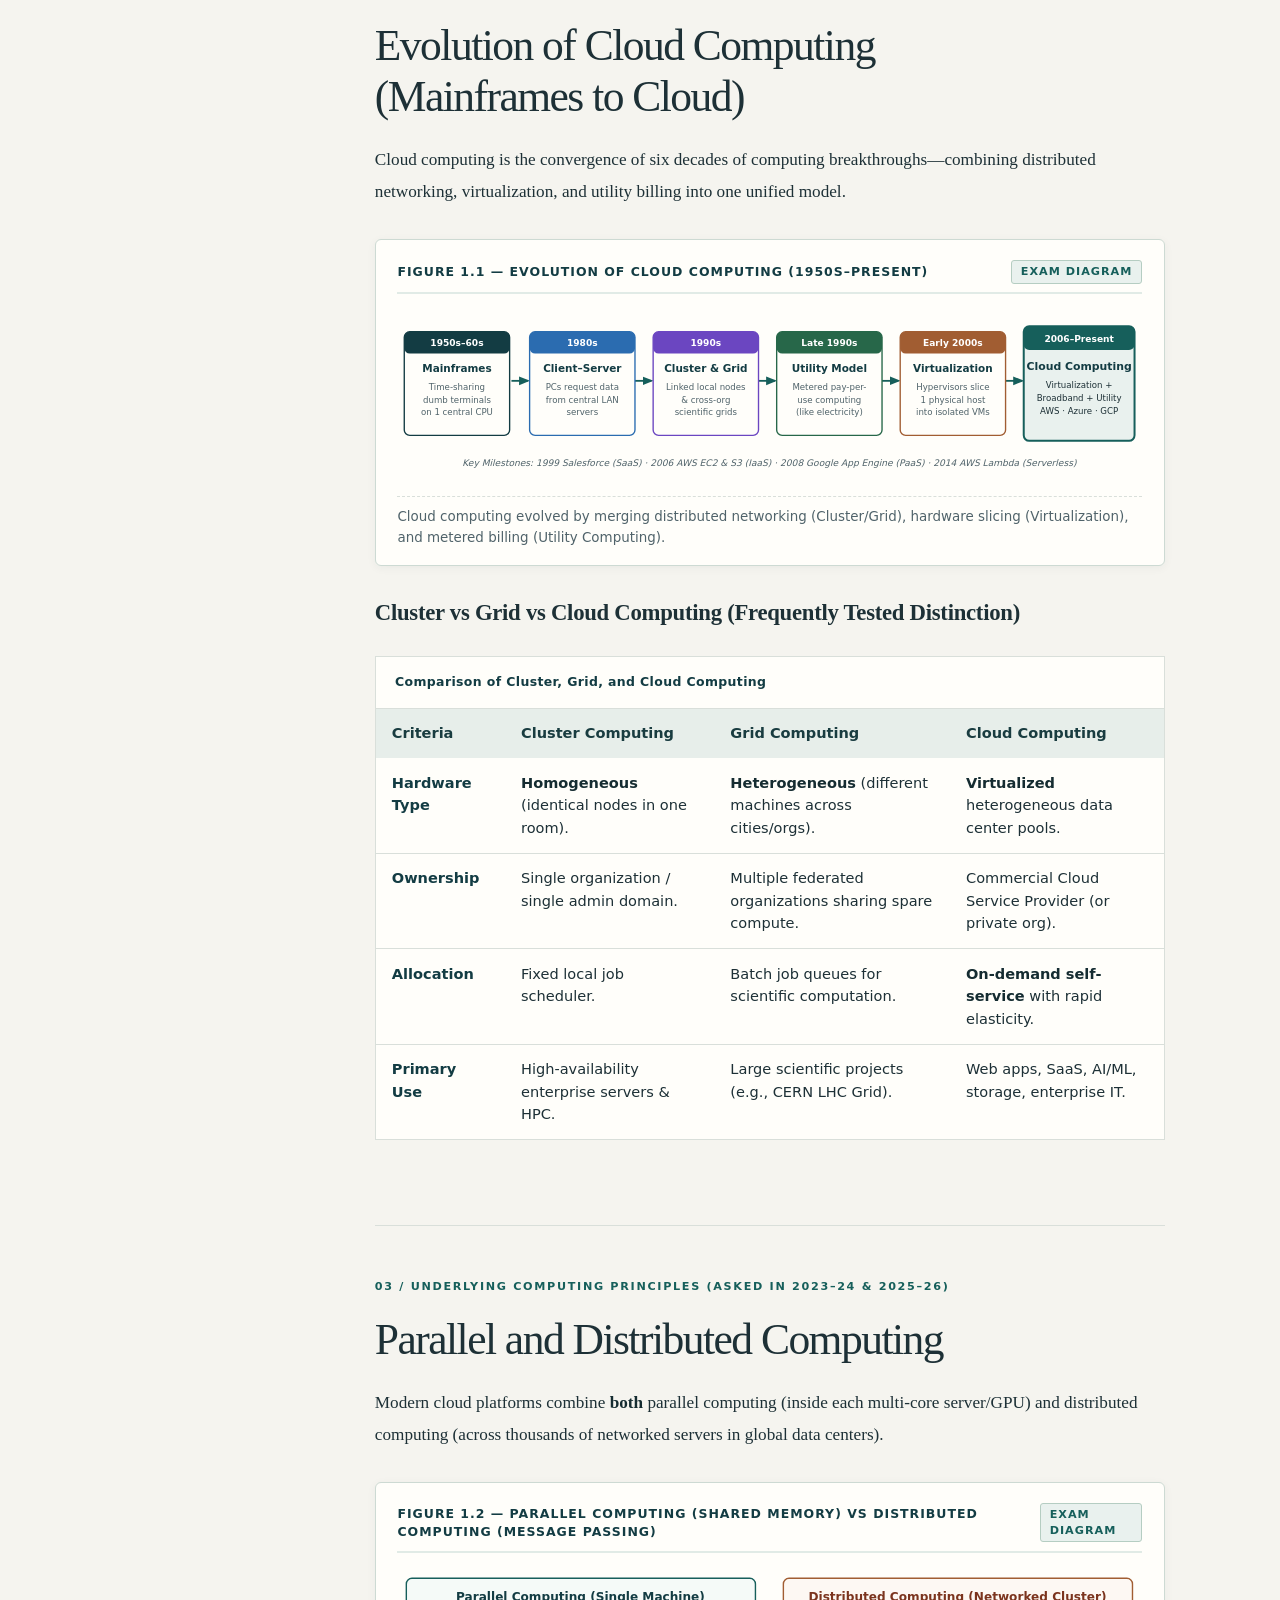
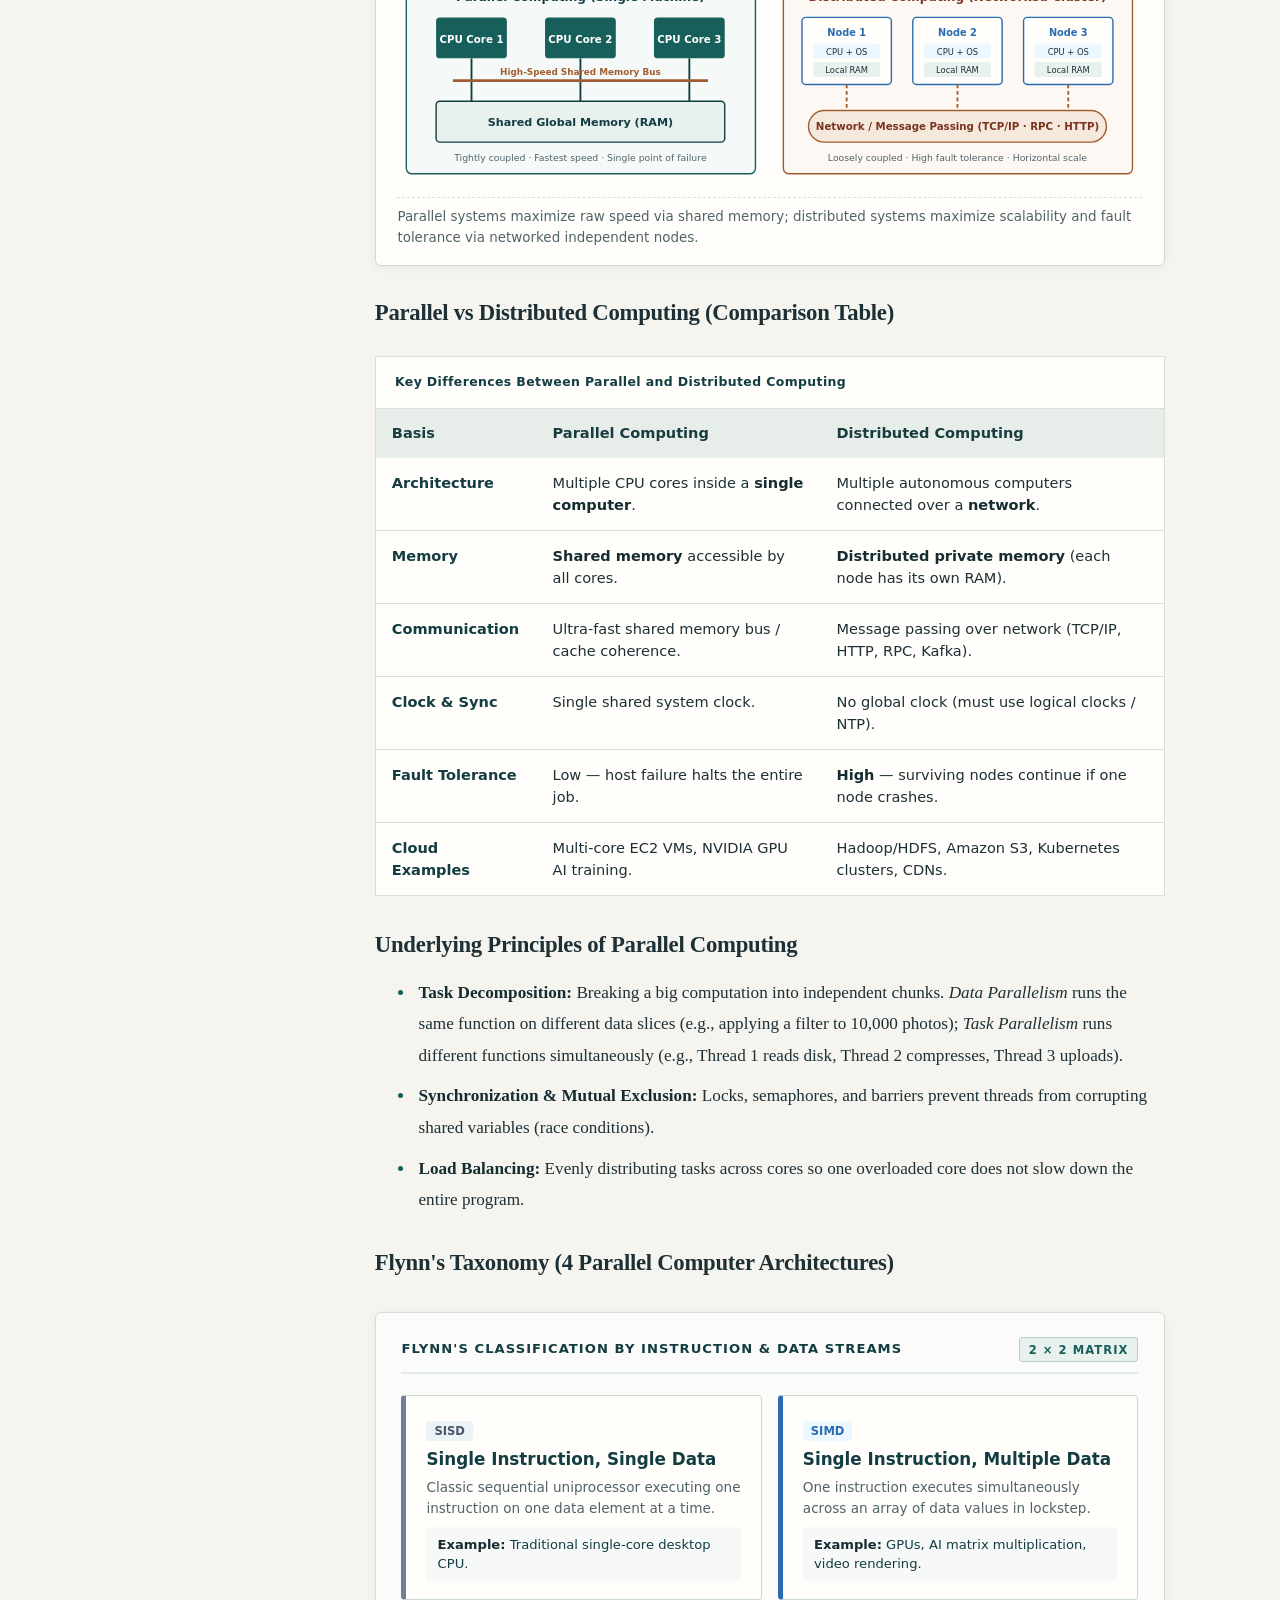
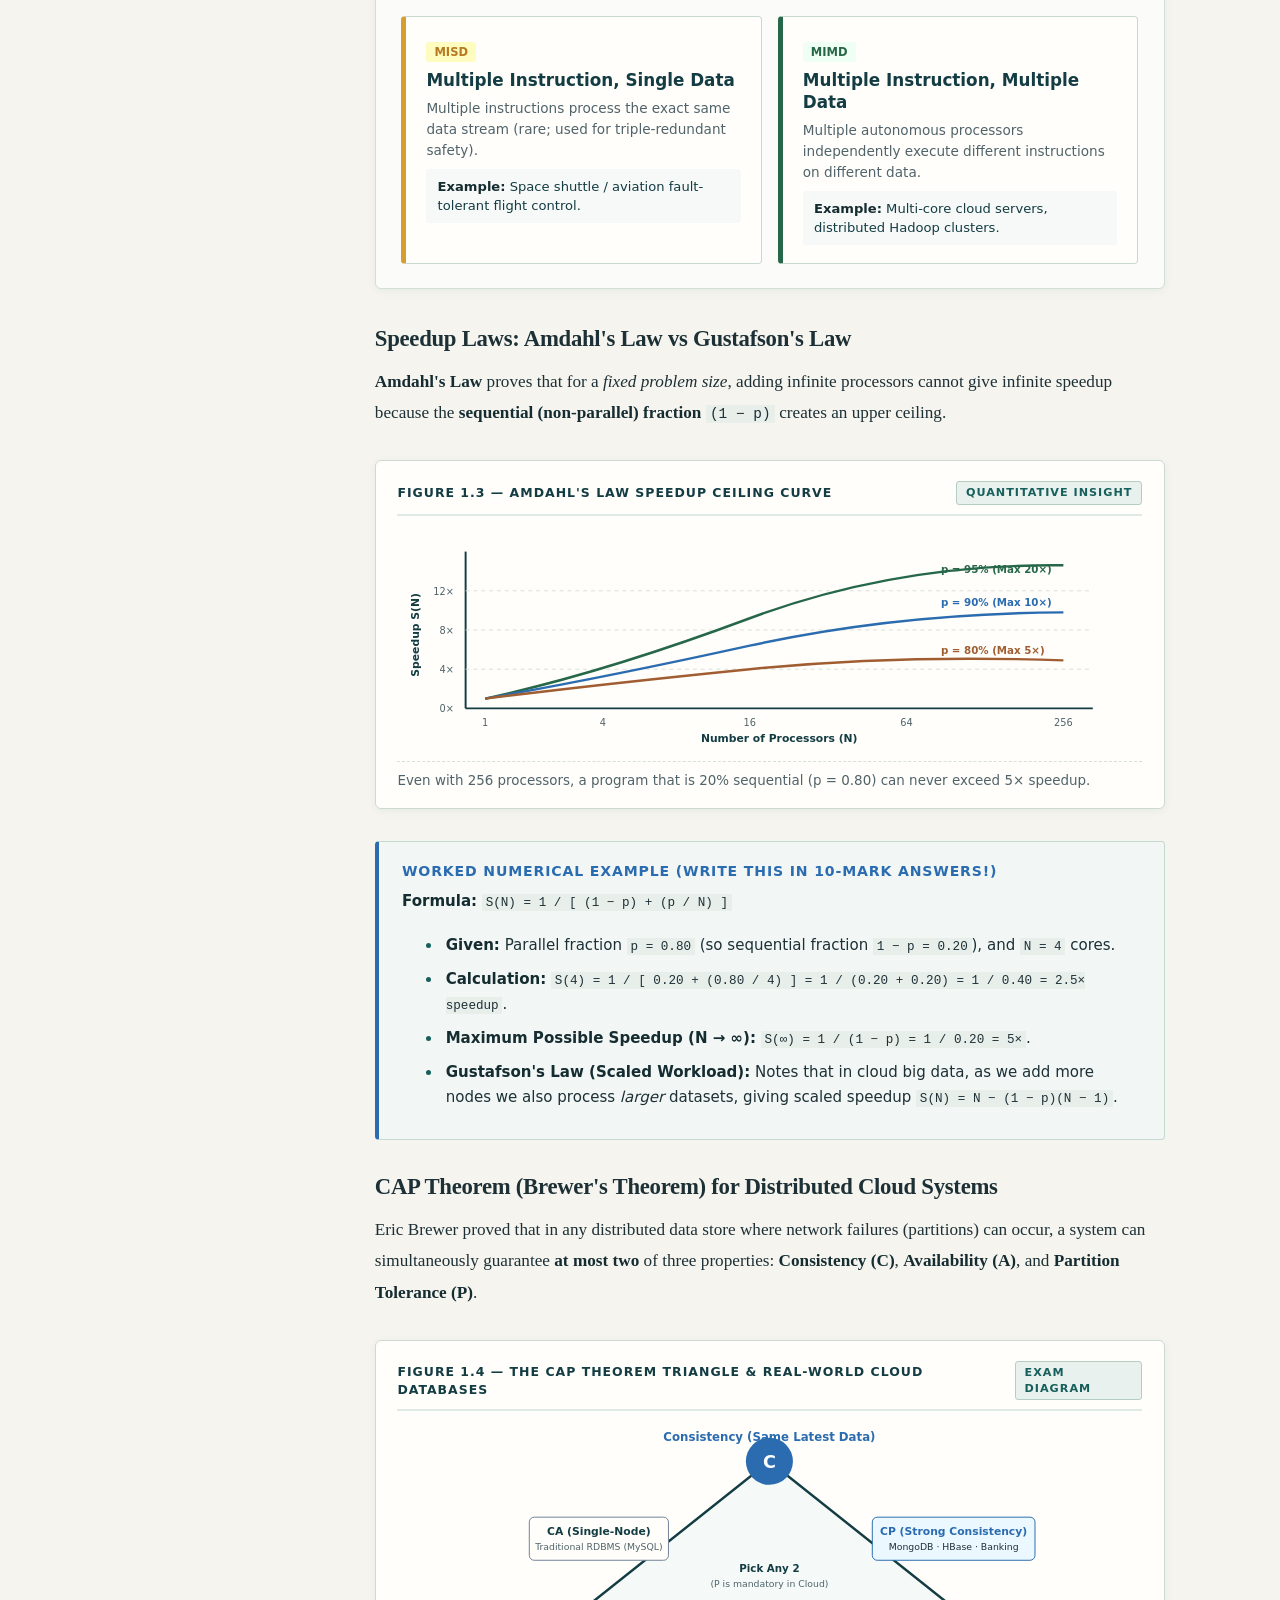
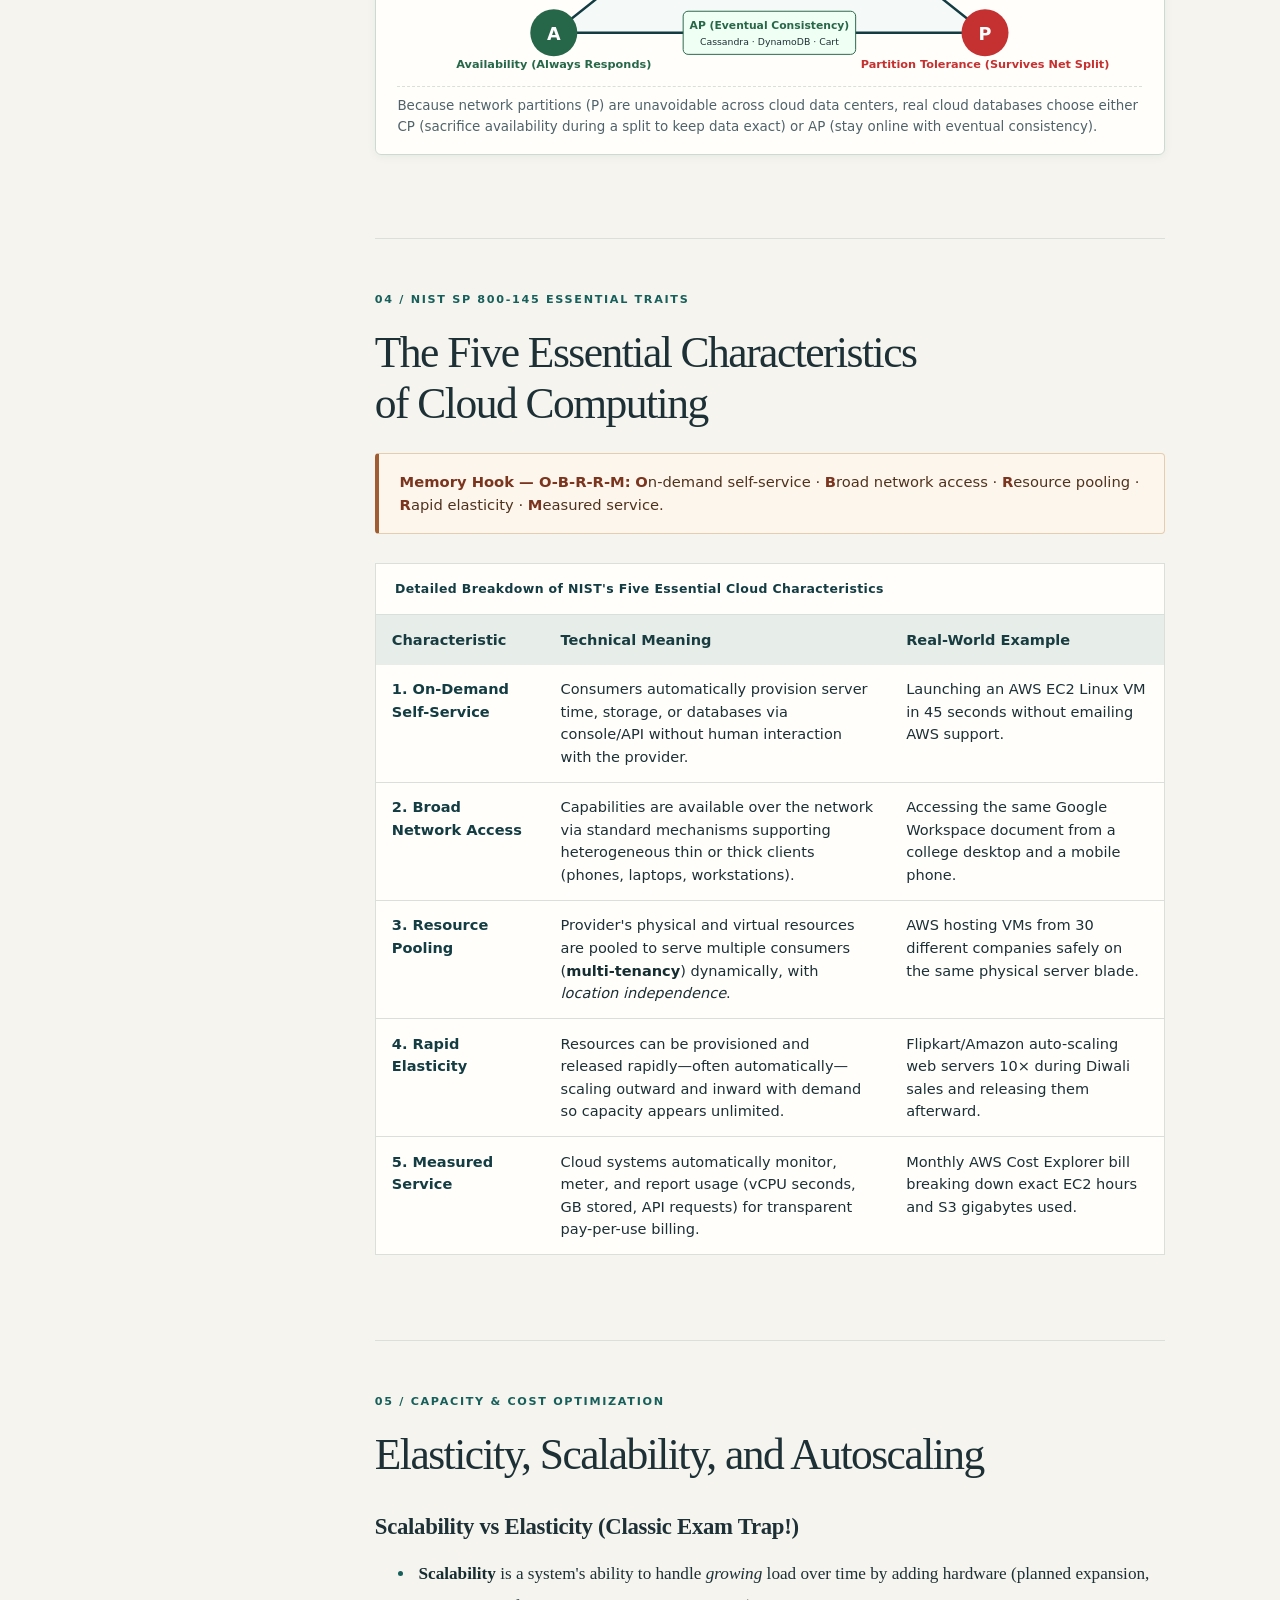
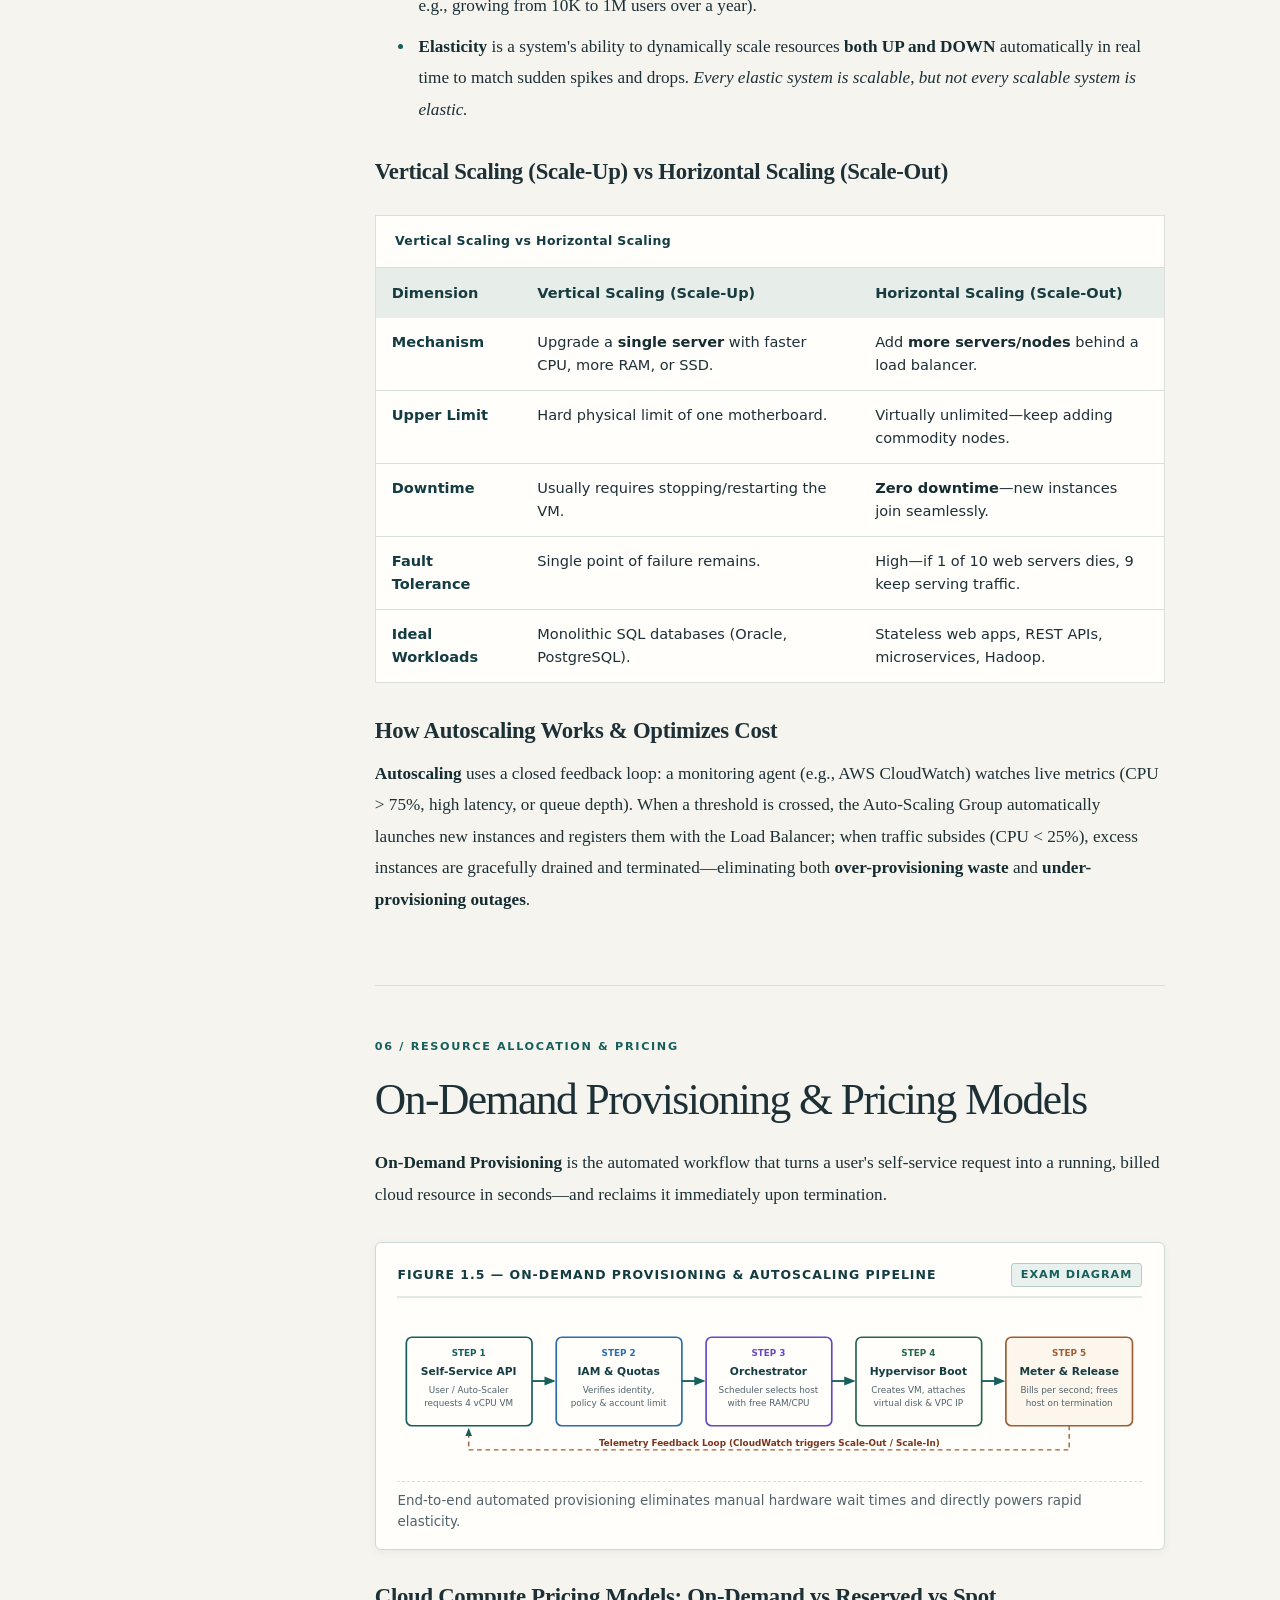
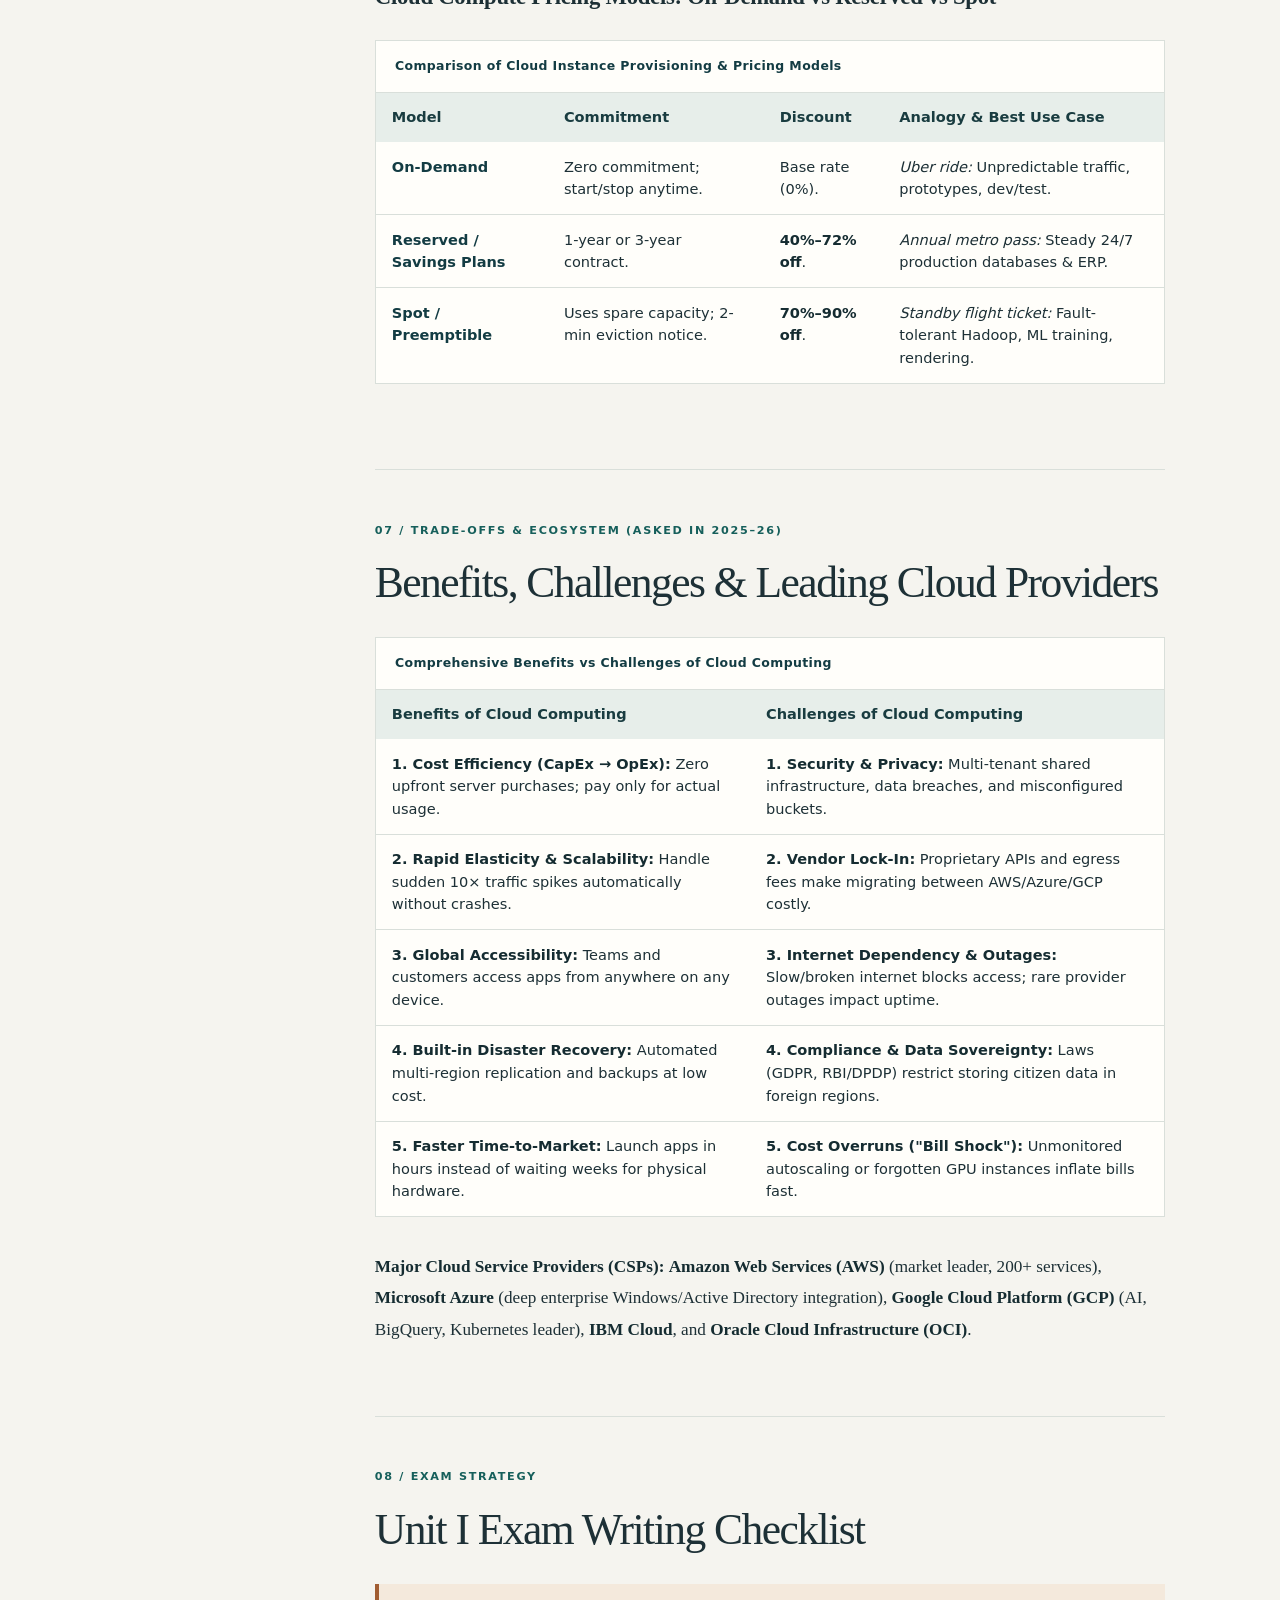
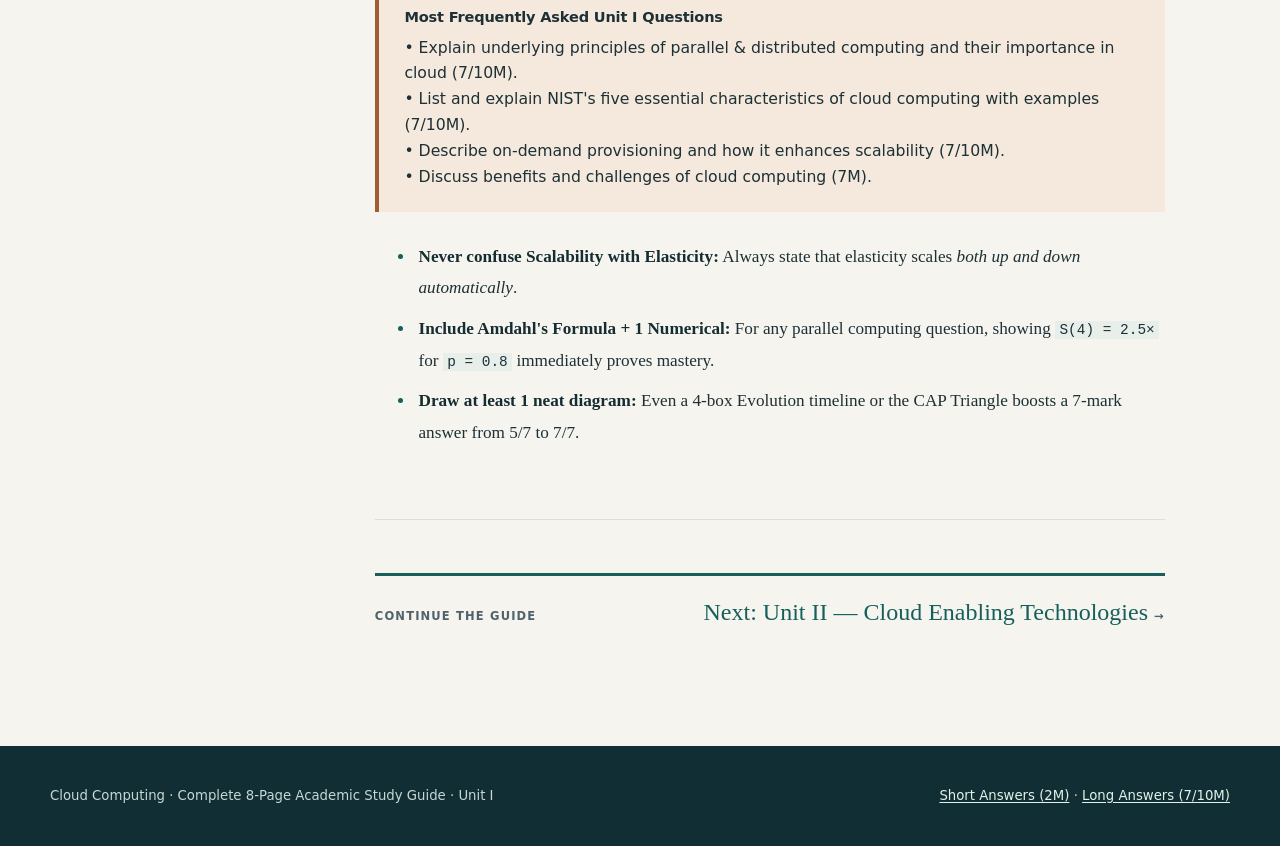
<file: unit1.html>
<!doctype html>
<html lang="en">
<head>
  <meta charset="utf-8">
  <meta name="viewport" content="width=device-width, initial-scale=1">
  <meta name="description" content="Comprehensive, exam-ready Unit I guide for Cloud Computing: NIST definition, evolution, Cluster vs Grid vs Cloud, parallel and distributed computing, Flynn's taxonomy, Amdahl's and Gustafson's laws, CAP theorem, 5 NIST characteristics, elasticity, autoscaling, on-demand provisioning, benefits and challenges.">
  <title>Unit I — Introduction to Cloud Computing | Cloud Computing Study Guide</title>
  <link rel="stylesheet" href="styles.css">
</head>
<body>
  <div class="reading-progress-bar" id="reading-progress" aria-hidden="true"></div>
  <a class="skip-link" href="#content">Skip to content</a>

  <header class="site-header">
    <div class="container header-inner">
      <a class="brand" href="index.html" aria-label="Cloud Computing study guide overview">
        <span class="brand-kicker">ACADEMIC STUDY GUIDE / UNITS 01—05</span>
        <span class="brand-name">Cloud Computing</span>
      </a>
      <nav class="site-nav" aria-label="Primary navigation">
        <a href="index.html">Overview</a>
        <a href="unit1.html" aria-current="page">Unit I</a>
        <a href="unit2.html">Unit II</a>
        <a href="unit3.html">Unit III</a>
        <a href="unit4.html">Unit IV</a>
        <a href="unit5.html">Unit V</a>
        <a href="short-answers.html">Short Answers</a>
        <a href="long-answers.html">Long Answers</a>
      </nav>
    </div>
  </header>

  <main id="content">
    <section class="page-hero" aria-labelledby="page-title">
      <div class="container">
        <p class="eyebrow">Unit 01 / Foundations &amp; Computing Principles (CO1)</p>
        <h1 id="page-title">Introduction to Cloud Computing</h1>
        <p class="lead">A complete, deep-yet-simple guide to Unit I: core definitions, evolution from mainframes to cloud, parallel &amp; distributed systems, Flynn's taxonomy, speedup laws, CAP theorem, NIST's five essential characteristics, elasticity economics, on-demand provisioning, and cloud benefits vs challenges.</p>
        <div class="hero-meta" aria-label="Unit scope">
          <span>8 in-depth chapters</span>
          <span>5 SVG Architecture Diagrams · Worked Numericals · Enterprise Case Studies</span>
        </div>
      </div>
    </section>

    <div class="container reading-layout">
      <aside class="page-sidebar" aria-label="On this page">
        <nav aria-label="Unit I chapters">
          <p>On this page</p>
          <ol>
            <li><a href="#definition">1. What is Cloud Computing?</a></li>
            <li><a href="#evolution">2. Evolution &amp; Cluster/Grid/Cloud</a></li>
            <li><a href="#parallel-distributed">3. Parallel &amp; Distributed Computing</a></li>
            <li><a href="#characteristics">4. Five NIST Characteristics</a></li>
            <li><a href="#elasticity">5. Elasticity, Scalability &amp; Autoscaling</a></li>
            <li><a href="#provisioning">6. On-Demand Provisioning &amp; Pricing</a></li>
            <li><a href="#benefits-challenges">7. Benefits, Challenges &amp; Providers</a></li>
            <li><a href="#exam-preparation">8. Exam Writing Frameworks</a></li>
          </ol>
        </nav>
      </aside>

      <article class="prose" aria-label="Unit I guide">

        <!-- 01: DEFINITION -->
        <section class="chapter" id="definition" aria-labelledby="definition-title">
          <p class="section-label">01 / Core Definition &amp; Economics</p>
          <h2 id="definition-title">What is Cloud Computing?</h2>

          <div class="callout">
            <h3>The Electricity Grid Analogy (Instant Intuition)</h3>
            <p>To power an air conditioner at home, you do not build a private power plant or buy a giant diesel generator. You plug into the city electricity grid, consume power whenever you flip a switch, and receive a monthly bill for the exact kilowatt-hours used.</p>
            <p><strong>Cloud computing applies this exact utility model to IT infrastructure.</strong> Instead of buying physical servers, storage arrays, switches, and air-conditioned server rooms, organizations rent compute, storage, databases, and software over the internet from hyperscale providers like <strong>Amazon Web Services (AWS), Microsoft Azure, and Google Cloud Platform (GCP)</strong>—paying strictly for what they consume.</p>
          </div>

          <h3>Formal Academic Definition (NIST SP 800-145)</h3>
          <p>Always start your 2-mark, 7-mark, or 10-mark introductory answer with the official <strong>National Institute of Standards and Technology (NIST)</strong> definition:</p>
          <blockquote>
            “Cloud computing is a model for enabling <strong>ubiquitous, convenient, on-demand network access</strong> to a <strong>shared pool of configurable computing resources</strong> (e.g., networks, servers, storage, applications, and services) that can be <strong>rapidly provisioned and released</strong> with <strong>minimal management effort</strong> or service provider interaction.” — <em>NIST SP 800-145</em>
          </blockquote>

          <h3>Breaking Down the 5 Pillars of the NIST Definition</h3>
          <ul>
            <li><strong>Ubiquitous &amp; Convenient:</strong> Available globally over the internet from any device—laptops, smartphones, tablets, or thin clients—using standard protocols (HTTP/HTTPS, REST, SSH).</li>
            <li><strong>On-Demand Network Access:</strong> Users allocate servers or storage in seconds via a web dashboard or API without calling a technician or signing manual paperwork.</li>
            <li><strong>Shared Pool of Configurable Resources:</strong> Cloud providers operate massive data centers where physical CPUs, RAM, and disks are virtualized and shared safely across thousands of tenants (<strong>multi-tenancy</strong>).</li>
            <li><strong>Rapidly Provisioned &amp; Released:</strong> Capacity scales up in under a minute for peak traffic and terminates immediately when idle to stop billing.</li>
            <li><strong>Minimal Management Effort:</strong> Automated orchestration replaces manual hardware racking, OS patching, and cable wiring.</li>
          </ul>

          <h3>Real-World Enterprise Examples (Cite These in Exams!)</h3>
          <div class="table-wrap">
            <table>
              <caption>How Leading Organizations Use Cloud Computing</caption>
              <thead>
                <tr><th scope="col">Organization</th><th scope="col">Challenge</th><th scope="col">How Cloud Solves It</th></tr>
              </thead>
              <tbody>
                <tr><th scope="row">Netflix</th><td>Streams HD/4K video to 260M+ global subscribers with huge Friday-night traffic surges.</td><td>Runs fully on <strong>AWS</strong>; autoscaling spins up thousands of EC2 servers during new releases and terminates them overnight.</td></tr>
                <tr><th scope="row">IRCTC</th><td>Massive concurrent traffic burst during the 10:00–11:30 AM Tatkal booking window.</td><td>Elastic cloud infrastructure expands capacity for 90 minutes instead of buying idle servers that sit empty 22 hours/day.</td></tr>
                <tr><th scope="row">Uber / Ola</th><td>Real-time driver matching and surge pricing across hundreds of cities.</td><td>Distributed cloud microservices on AWS &amp; GCP scale geospatial databases dynamically during rush hours and rainstorms.</td></tr>
                <tr><th scope="row">Spotify</th><td>Analyzes billions of streams to compute personalized playlists for 600M+ users.</td><td>Uses <strong>Google Cloud BigQuery</strong> &amp; distributed storage to process petabytes overnight without owning supercomputers.</td></tr>
              </tbody>
            </table>
          </div>

          <h3>Traditional On-Premises vs Cloud Computing (CapEx vs OpEx)</h3>
          <div class="table-wrap">
            <table>
              <caption>Traditional On-Premises Hosting vs Cloud Computing</caption>
              <thead>
                <tr><th scope="col">Parameter</th><th scope="col">Traditional On-Premises</th><th scope="col">Cloud Computing</th></tr>
              </thead>
              <tbody>
                <tr><th scope="row">Financial Model</th><td><strong>CapEx (Capital Expenditure):</strong> Heavy upfront purchase of hardware &amp; licenses.</td><td><strong>OpEx (Operational Expenditure):</strong> Pay-as-you-go monthly/per-second billing.</td></tr>
                <tr><th scope="row">Provisioning Speed</th><td>Weeks to procure, ship, rack, and configure physical servers.</td><td>Seconds to minutes via self-service portal or API.</td></tr>
                <tr><th scope="row">Scalability</th><td>Fixed peak capacity; over-provisioned during normal hours.</td><td>Rapidly elastic; scales automatically up and down with traffic.</td></tr>
                <tr><th scope="row">Maintenance &amp; Power</th><td>Customer manages cooling, UPS, hardware failures, and physical security.</td><td>Cloud provider manages physical data centers, redundancy, and hardware.</td></tr>
                <tr><th scope="row">Global Reach</th><td>Restricted to company's own office/data center city.</td><td>Deploy globally in dozens of AWS/Azure/GCP Regions in minutes.</td></tr>
              </tbody>
            </table>
          </div>
        </section>

        <!-- 02: EVOLUTION -->
        <section class="chapter" id="evolution" aria-labelledby="evolution-title">
          <p class="section-label">02 / Historical Evolution</p>
          <h2 id="evolution-title">Evolution of Cloud Computing (Mainframes to Cloud)</h2>
          <p>Cloud computing is the convergence of six decades of computing breakthroughs—combining distributed networking, virtualization, and utility billing into one unified model.</p>

          <figure class="svg-figure">
            <div class="svg-figure-header">
              <span>Figure 1.1 — Evolution of Cloud Computing (1950s–Present)</span>
              <span class="badge">Exam Diagram</span>
            </div>
            <svg viewBox="0 0 820 190" role="img" aria-label="Timeline showing evolution from Mainframes to Client-Server, Cluster and Grid, Utility Computing, Virtualization, and Cloud Computing">
              <defs>
                <marker id="arr1" viewBox="0 0 10 10" refX="8" refY="5" markerWidth="6" markerHeight="6" orient="auto-start-reverse">
                  <path d="M 0 1 L 10 5 L 0 9 z" fill="#165f5b"/>
                </marker>
              </defs>
              <!-- Connectors -->
              <line x1="126" y1="78" x2="144" y2="78" stroke="#165f5b" stroke-width="2" marker-end="url(#arr1)"/>
              <line x1="262" y1="78" x2="280" y2="78" stroke="#165f5b" stroke-width="2" marker-end="url(#arr1)"/>
              <line x1="398" y1="78" x2="416" y2="78" stroke="#165f5b" stroke-width="2" marker-end="url(#arr1)"/>
              <line x1="534" y1="78" x2="552" y2="78" stroke="#165f5b" stroke-width="2" marker-end="url(#arr1)"/>
              <line x1="670" y1="78" x2="688" y2="78" stroke="#165f5b" stroke-width="2" marker-end="url(#arr1)"/>

              <!-- Box 1 -->
              <rect x="8" y="24" width="116" height="114" rx="6" fill="#fffefa" stroke="#133c43" stroke-width="1.5"/>
              <rect x="8" y="24" width="116" height="24" rx="6" fill="#133c43"/>
              <text x="66" y="40" text-anchor="middle" fill="#fff" font-family="system-ui,sans-serif" font-size="10" font-weight="700">1950s–60s</text>
              <text x="66" y="68" text-anchor="middle" fill="#133c43" font-family="system-ui,sans-serif" font-size="11.5" font-weight="700">Mainframes</text>
              <text x="66" y="88" text-anchor="middle" fill="#50636a" font-family="system-ui,sans-serif" font-size="9.5">Time-sharing</text>
              <text x="66" y="102" text-anchor="middle" fill="#50636a" font-family="system-ui,sans-serif" font-size="9.5">dumb terminals</text>
              <text x="66" y="116" text-anchor="middle" fill="#50636a" font-family="system-ui,sans-serif" font-size="9.5">on 1 central CPU</text>

              <!-- Box 2 -->
              <rect x="146" y="24" width="116" height="114" rx="6" fill="#fffefa" stroke="#2b6cb0" stroke-width="1.5"/>
              <rect x="146" y="24" width="116" height="24" rx="6" fill="#2b6cb0"/>
              <text x="204" y="40" text-anchor="middle" fill="#fff" font-family="system-ui,sans-serif" font-size="10" font-weight="700">1980s</text>
              <text x="204" y="68" text-anchor="middle" fill="#133c43" font-family="system-ui,sans-serif" font-size="11.5" font-weight="700">Client–Server</text>
              <text x="204" y="88" text-anchor="middle" fill="#50636a" font-family="system-ui,sans-serif" font-size="9.5">PCs request data</text>
              <text x="204" y="102" text-anchor="middle" fill="#50636a" font-family="system-ui,sans-serif" font-size="9.5">from central LAN</text>
              <text x="204" y="116" text-anchor="middle" fill="#50636a" font-family="system-ui,sans-serif" font-size="9.5">servers</text>

              <!-- Box 3 -->
              <rect x="282" y="24" width="116" height="114" rx="6" fill="#fffefa" stroke="#6b46c1" stroke-width="1.5"/>
              <rect x="282" y="24" width="116" height="24" rx="6" fill="#6b46c1"/>
              <text x="340" y="40" text-anchor="middle" fill="#fff" font-family="system-ui,sans-serif" font-size="10" font-weight="700">1990s</text>
              <text x="340" y="68" text-anchor="middle" fill="#133c43" font-family="system-ui,sans-serif" font-size="11.5" font-weight="700">Cluster &amp; Grid</text>
              <text x="340" y="88" text-anchor="middle" fill="#50636a" font-family="system-ui,sans-serif" font-size="9.5">Linked local nodes</text>
              <text x="340" y="102" text-anchor="middle" fill="#50636a" font-family="system-ui,sans-serif" font-size="9.5">&amp; cross-org</text>
              <text x="340" y="116" text-anchor="middle" fill="#50636a" font-family="system-ui,sans-serif" font-size="9.5">scientific grids</text>

              <!-- Box 4 -->
              <rect x="418" y="24" width="116" height="114" rx="6" fill="#fffefa" stroke="#276749" stroke-width="1.5"/>
              <rect x="418" y="24" width="116" height="24" rx="6" fill="#276749"/>
              <text x="476" y="40" text-anchor="middle" fill="#fff" font-family="system-ui,sans-serif" font-size="10" font-weight="700">Late 1990s</text>
              <text x="476" y="68" text-anchor="middle" fill="#133c43" font-family="system-ui,sans-serif" font-size="11.5" font-weight="700">Utility Model</text>
              <text x="476" y="88" text-anchor="middle" fill="#50636a" font-family="system-ui,sans-serif" font-size="9.5">Metered pay-per-</text>
              <text x="476" y="102" text-anchor="middle" fill="#50636a" font-family="system-ui,sans-serif" font-size="9.5">use computing</text>
              <text x="476" y="116" text-anchor="middle" fill="#50636a" font-family="system-ui,sans-serif" font-size="9.5">(like electricity)</text>

              <!-- Box 5 -->
              <rect x="554" y="24" width="116" height="114" rx="6" fill="#fffefa" stroke="#a15d32" stroke-width="1.5"/>
              <rect x="554" y="24" width="116" height="24" rx="6" fill="#a15d32"/>
              <text x="612" y="40" text-anchor="middle" fill="#fff" font-family="system-ui,sans-serif" font-size="10" font-weight="700">Early 2000s</text>
              <text x="612" y="68" text-anchor="middle" fill="#133c43" font-family="system-ui,sans-serif" font-size="11.5" font-weight="700">Virtualization</text>
              <text x="612" y="88" text-anchor="middle" fill="#50636a" font-family="system-ui,sans-serif" font-size="9.5">Hypervisors slice</text>
              <text x="612" y="102" text-anchor="middle" fill="#50636a" font-family="system-ui,sans-serif" font-size="9.5">1 physical host</text>
              <text x="612" y="116" text-anchor="middle" fill="#50636a" font-family="system-ui,sans-serif" font-size="9.5">into isolated VMs</text>

              <!-- Box 6 -->
              <rect x="690" y="18" width="122" height="126" rx="6" fill="#e9f1ee" stroke="#165f5b" stroke-width="2.2"/>
              <rect x="690" y="18" width="122" height="26" rx="6" fill="#165f5b"/>
              <text x="751" y="35" text-anchor="middle" fill="#fff" font-family="system-ui,sans-serif" font-size="10" font-weight="700">2006–Present</text>
              <text x="751" y="66" text-anchor="middle" fill="#133c43" font-family="system-ui,sans-serif" font-size="12" font-weight="800">Cloud Computing</text>
              <text x="751" y="86" text-anchor="middle" fill="#1d3036" font-family="system-ui,sans-serif" font-size="9.5">Virtualization +</text>
              <text x="751" y="100" text-anchor="middle" fill="#1d3036" font-family="system-ui,sans-serif" font-size="9.5">Broadband + Utility</text>
              <text x="751" y="114" text-anchor="middle" fill="#1d3036" font-family="system-ui,sans-serif" font-size="9.5">AWS · Azure · GCP</text>

              <!-- Footer milestone bar -->
              <text x="410" y="172" text-anchor="middle" fill="#50636a" font-family="system-ui,sans-serif" font-size="10" font-style="italic">Key Milestones: 1999 Salesforce (SaaS) · 2006 AWS EC2 &amp; S3 (IaaS) · 2008 Google App Engine (PaaS) · 2014 AWS Lambda (Serverless)</text>
            </svg>
            <figcaption>Cloud computing evolved by merging distributed networking (Cluster/Grid), hardware slicing (Virtualization), and metered billing (Utility Computing).</figcaption>
          </figure>

          <h3>Cluster vs Grid vs Cloud Computing (Frequently Tested Distinction)</h3>
          <div class="table-wrap">
            <table>
              <caption>Comparison of Cluster, Grid, and Cloud Computing</caption>
              <thead>
                <tr><th scope="col">Criteria</th><th scope="col">Cluster Computing</th><th scope="col">Grid Computing</th><th scope="col">Cloud Computing</th></tr>
              </thead>
              <tbody>
                <tr><th scope="row">Hardware Type</th><td><strong>Homogeneous</strong> (identical nodes in one room).</td><td><strong>Heterogeneous</strong> (different machines across cities/orgs).</td><td><strong>Virtualized</strong> heterogeneous data center pools.</td></tr>
                <tr><th scope="row">Ownership</th><td>Single organization / single admin domain.</td><td>Multiple federated organizations sharing spare compute.</td><td>Commercial Cloud Service Provider (or private org).</td></tr>
                <tr><th scope="row">Allocation</th><td>Fixed local job scheduler.</td><td>Batch job queues for scientific computation.</td><td><strong>On-demand self-service</strong> with rapid elasticity.</td></tr>
                <tr><th scope="row">Primary Use</th><td>High-availability enterprise servers &amp; HPC.</td><td>Large scientific projects (e.g., CERN LHC Grid).</td><td>Web apps, SaaS, AI/ML, storage, enterprise IT.</td></tr>
              </tbody>
            </table>
          </div>
        </section>

        <!-- 03: PARALLEL & DISTRIBUTED COMPUTING -->
        <section class="chapter" id="parallel-distributed" aria-labelledby="parallel-title">
          <p class="section-label">03 / Underlying Computing Principles (Asked in 2023–24 &amp; 2025–26)</p>
          <h2 id="parallel-title">Parallel and Distributed Computing</h2>
          <p>Modern cloud platforms combine <strong>both</strong> parallel computing (inside each multi-core server/GPU) and distributed computing (across thousands of networked servers in global data centers).</p>

          <figure class="svg-figure">
            <div class="svg-figure-header">
              <span>Figure 1.2 — Parallel Computing (Shared Memory) vs Distributed Computing (Message Passing)</span>
              <span class="badge">Exam Diagram</span>
            </div>
            <svg viewBox="0 0 800 230" role="img" aria-label="Side by side diagram comparing Parallel Computing with shared memory and Distributed Computing with independent networked nodes">
              <!-- Left Panel: Parallel -->
              <rect x="10" y="10" width="375" height="210" rx="6" fill="#f5faf8" stroke="#165f5b" stroke-width="1.5"/>
              <text x="197" y="34" text-anchor="middle" fill="#133c43" font-family="system-ui,sans-serif" font-size="13" font-weight="700">Parallel Computing (Single Machine)</text>
              <rect x="42" y="52" width="76" height="44" rx="4" fill="#165f5b"/>
              <text x="80" y="79" text-anchor="middle" fill="#fff" font-family="system-ui,sans-serif" font-size="11" font-weight="700">CPU Core 1</text>
              <rect x="159" y="52" width="76" height="44" rx="4" fill="#165f5b"/>
              <text x="197" y="79" text-anchor="middle" fill="#fff" font-family="system-ui,sans-serif" font-size="11" font-weight="700">CPU Core 2</text>
              <rect x="276" y="52" width="76" height="44" rx="4" fill="#165f5b"/>
              <text x="314" y="79" text-anchor="middle" fill="#fff" font-family="system-ui,sans-serif" font-size="11" font-weight="700">CPU Core 3</text>
              <!-- Bus Lines -->
              <line x1="80" y1="96" x2="80" y2="142" stroke="#133c43" stroke-width="2"/>
              <line x1="197" y1="96" x2="197" y2="142" stroke="#133c43" stroke-width="2"/>
              <line x1="314" y1="96" x2="314" y2="142" stroke="#133c43" stroke-width="2"/>
              <line x1="60" y1="120" x2="334" y2="120" stroke="#a15d32" stroke-width="3"/>
              <text x="197" y="114" text-anchor="middle" fill="#a15d32" font-family="system-ui,sans-serif" font-size="9.5" font-weight="700">High-Speed Shared Memory Bus</text>
              <!-- Shared RAM -->
              <rect x="42" y="142" width="310" height="44" rx="4" fill="#e9f1ee" stroke="#133c43" stroke-width="1.5"/>
              <text x="197" y="169" text-anchor="middle" fill="#133c43" font-family="system-ui,sans-serif" font-size="12" font-weight="700">Shared Global Memory (RAM)</text>
              <text x="197" y="206" text-anchor="middle" fill="#50636a" font-family="system-ui,sans-serif" font-size="10">Tightly coupled · Fastest speed · Single point of failure</text>

              <!-- Right Panel: Distributed -->
              <rect x="415" y="10" width="375" height="210" rx="6" fill="#fdf8f3" stroke="#a15d32" stroke-width="1.5"/>
              <text x="602" y="34" text-anchor="middle" fill="#7b341e" font-family="system-ui,sans-serif" font-size="13" font-weight="700">Distributed Computing (Networked Cluster)</text>
              <!-- Node 1 -->
              <rect x="435" y="52" width="96" height="72" rx="4" fill="#fffefa" stroke="#2b6cb0" stroke-width="1.5"/>
              <text x="483" y="72" text-anchor="middle" fill="#2b6cb0" font-family="system-ui,sans-serif" font-size="10.5" font-weight="700">Node 1</text>
              <rect x="447" y="80" width="72" height="16" rx="2" fill="#ebf8ff"/>
              <text x="483" y="92" text-anchor="middle" fill="#1d3036" font-family="system-ui,sans-serif" font-size="9">CPU + OS</text>
              <rect x="447" y="100" width="72" height="16" rx="2" fill="#e9f1ee"/>
              <text x="483" y="112" text-anchor="middle" fill="#1d3036" font-family="system-ui,sans-serif" font-size="9">Local RAM</text>
              <!-- Node 2 -->
              <rect x="554" y="52" width="96" height="72" rx="4" fill="#fffefa" stroke="#2b6cb0" stroke-width="1.5"/>
              <text x="602" y="72" text-anchor="middle" fill="#2b6cb0" font-family="system-ui,sans-serif" font-size="10.5" font-weight="700">Node 2</text>
              <rect x="566" y="80" width="72" height="16" rx="2" fill="#ebf8ff"/>
              <text x="602" y="92" text-anchor="middle" fill="#1d3036" font-family="system-ui,sans-serif" font-size="9">CPU + OS</text>
              <rect x="566" y="100" width="72" height="16" rx="2" fill="#e9f1ee"/>
              <text x="602" y="112" text-anchor="middle" fill="#1d3036" font-family="system-ui,sans-serif" font-size="9">Local RAM</text>
              <!-- Node 3 -->
              <rect x="673" y="52" width="96" height="72" rx="4" fill="#fffefa" stroke="#2b6cb0" stroke-width="1.5"/>
              <text x="721" y="72" text-anchor="middle" fill="#2b6cb0" font-family="system-ui,sans-serif" font-size="10.5" font-weight="700">Node 3</text>
              <rect x="685" y="80" width="72" height="16" rx="2" fill="#ebf8ff"/>
              <text x="721" y="92" text-anchor="middle" fill="#1d3036" font-family="system-ui,sans-serif" font-size="9">CPU + OS</text>
              <rect x="685" y="100" width="72" height="16" rx="2" fill="#e9f1ee"/>
              <text x="721" y="112" text-anchor="middle" fill="#1d3036" font-family="system-ui,sans-serif" font-size="9">Local RAM</text>
              <!-- Network Cloud -->
              <line x1="483" y1="124" x2="483" y2="152" stroke="#a15d32" stroke-width="2" stroke-dasharray="4 3"/>
              <line x1="602" y1="124" x2="602" y2="152" stroke="#a15d32" stroke-width="2" stroke-dasharray="4 3"/>
              <line x1="721" y1="124" x2="721" y2="152" stroke="#a15d32" stroke-width="2" stroke-dasharray="4 3"/>
              <rect x="442" y="152" width="320" height="34" rx="17" fill="#f4e9dc" stroke="#a15d32" stroke-width="1.5"/>
              <text x="602" y="173" text-anchor="middle" fill="#7b341e" font-family="system-ui,sans-serif" font-size="11" font-weight="700">Network / Message Passing (TCP/IP · RPC · HTTP)</text>
              <text x="602" y="206" text-anchor="middle" fill="#50636a" font-family="system-ui,sans-serif" font-size="10">Loosely coupled · High fault tolerance · Horizontal scale</text>
            </svg>
            <figcaption>Parallel systems maximize raw speed via shared memory; distributed systems maximize scalability and fault tolerance via networked independent nodes.</figcaption>
          </figure>

          <h3>Parallel vs Distributed Computing (Comparison Table)</h3>
          <div class="table-wrap">
            <table>
              <caption>Key Differences Between Parallel and Distributed Computing</caption>
              <thead>
                <tr><th scope="col">Basis</th><th scope="col">Parallel Computing</th><th scope="col">Distributed Computing</th></tr>
              </thead>
              <tbody>
                <tr><th scope="row">Architecture</th><td>Multiple CPU cores inside a <strong>single computer</strong>.</td><td>Multiple autonomous computers connected over a <strong>network</strong>.</td></tr>
                <tr><th scope="row">Memory</th><td><strong>Shared memory</strong> accessible by all cores.</td><td><strong>Distributed private memory</strong> (each node has its own RAM).</td></tr>
                <tr><th scope="row">Communication</th><td>Ultra-fast shared memory bus / cache coherence.</td><td>Message passing over network (TCP/IP, HTTP, RPC, Kafka).</td></tr>
                <tr><th scope="row">Clock &amp; Sync</th><td>Single shared system clock.</td><td>No global clock (must use logical clocks / NTP).</td></tr>
                <tr><th scope="row">Fault Tolerance</th><td>Low — host failure halts the entire job.</td><td><strong>High</strong> — surviving nodes continue if one node crashes.</td></tr>
                <tr><th scope="row">Cloud Examples</th><td>Multi-core EC2 VMs, NVIDIA GPU AI training.</td><td>Hadoop/HDFS, Amazon S3, Kubernetes clusters, CDNs.</td></tr>
              </tbody>
            </table>
          </div>

          <h3>Underlying Principles of Parallel Computing</h3>
          <ul>
            <li><strong>Task Decomposition:</strong> Breaking a big computation into independent chunks. <em>Data Parallelism</em> runs the same function on different data slices (e.g., applying a filter to 10,000 photos); <em>Task Parallelism</em> runs different functions simultaneously (e.g., Thread 1 reads disk, Thread 2 compresses, Thread 3 uploads).</li>
            <li><strong>Synchronization &amp; Mutual Exclusion:</strong> Locks, semaphores, and barriers prevent threads from corrupting shared variables (race conditions).</li>
            <li><strong>Load Balancing:</strong> Evenly distributing tasks across cores so one overloaded core does not slow down the entire program.</li>
          </ul>

          <h3>Flynn's Taxonomy (4 Parallel Computer Architectures)</h3>
          <div class="solid-diagram">
            <div class="solid-diagram-title">
              <span>Flynn's Classification by Instruction &amp; Data Streams</span>
              <span class="badge">2 × 2 Matrix</span>
            </div>
            <div class="matrix-2x2">
              <div class="matrix-quadrant sisd">
                <span class="matrix-tag">SISD</span>
                <h4>Single Instruction, Single Data</h4>
                <p>Classic sequential uniprocessor executing one instruction on one data element at a time.</p>
                <div class="app-example"><strong>Example:</strong> Traditional single-core desktop CPU.</div>
              </div>
              <div class="matrix-quadrant simd">
                <span class="matrix-tag">SIMD</span>
                <h4>Single Instruction, Multiple Data</h4>
                <p>One instruction executes simultaneously across an array of data values in lockstep.</p>
                <div class="app-example"><strong>Example:</strong> GPUs, AI matrix multiplication, video rendering.</div>
              </div>
              <div class="matrix-quadrant misd">
                <span class="matrix-tag">MISD</span>
                <h4>Multiple Instruction, Single Data</h4>
                <p>Multiple instructions process the exact same data stream (rare; used for triple-redundant safety).</p>
                <div class="app-example"><strong>Example:</strong> Space shuttle / aviation fault-tolerant flight control.</div>
              </div>
              <div class="matrix-quadrant mimd">
                <span class="matrix-tag">MIMD</span>
                <h4>Multiple Instruction, Multiple Data</h4>
                <p>Multiple autonomous processors independently execute different instructions on different data.</p>
                <div class="app-example"><strong>Example:</strong> Multi-core cloud servers, distributed Hadoop clusters.</div>
              </div>
            </div>
          </div>

          <h3>Speedup Laws: Amdahl's Law vs Gustafson's Law</h3>
          <p><strong>Amdahl's Law</strong> proves that for a <em>fixed problem size</em>, adding infinite processors cannot give infinite speedup because the <strong>sequential (non-parallel) fraction</strong> <code>(1 − p)</code> creates an upper ceiling.</p>

          <figure class="svg-figure">
            <div class="svg-figure-header">
              <span>Figure 1.3 — Amdahl's Law Speedup Ceiling Curve</span>
              <span class="badge">Quantitative Insight</span>
            </div>
            <svg viewBox="0 0 760 220" role="img" aria-label="Graph showing Amdahl's Law speedup curves flattening at 10x for 90 percent parallel and 5x for 80 percent parallel">
              <!-- Axes -->
              <line x1="70" y1="180" x2="710" y2="180" stroke="#133c43" stroke-width="2"/>
              <line x1="70" y1="20" x2="70" y2="180" stroke="#133c43" stroke-width="2"/>
              <!-- Gridlines -->
              <line x1="70" y1="140" x2="710" y2="140" stroke="#d9dfda" stroke-dasharray="4 4"/>
              <line x1="70" y1="100" x2="710" y2="100" stroke="#d9dfda" stroke-dasharray="4 4"/>
              <line x1="70" y1="60" x2="710" y2="60" stroke="#d9dfda" stroke-dasharray="4 4"/>
              <!-- Y Labels -->
              <text x="58" y="184" text-anchor="end" fill="#50636a" font-family="system-ui,sans-serif" font-size="10">0×</text>
              <text x="58" y="144" text-anchor="end" fill="#50636a" font-family="system-ui,sans-serif" font-size="10">4×</text>
              <text x="58" y="104" text-anchor="end" fill="#50636a" font-family="system-ui,sans-serif" font-size="10">8×</text>
              <text x="58" y="64" text-anchor="end" fill="#50636a" font-family="system-ui,sans-serif" font-size="10">12×</text>
              <text x="22" y="105" text-anchor="middle" fill="#133c43" font-family="system-ui,sans-serif" font-size="11" font-weight="700" transform="rotate(-90 22 105)">Speedup S(N)</text>
              <!-- X Labels -->
              <text x="90" y="198" text-anchor="middle" fill="#50636a" font-family="system-ui,sans-serif" font-size="10">1</text>
              <text x="210" y="198" text-anchor="middle" fill="#50636a" font-family="system-ui,sans-serif" font-size="10">4</text>
              <text x="360" y="198" text-anchor="middle" fill="#50636a" font-family="system-ui,sans-serif" font-size="10">16</text>
              <text x="520" y="198" text-anchor="middle" fill="#50636a" font-family="system-ui,sans-serif" font-size="10">64</text>
              <text x="680" y="198" text-anchor="middle" fill="#50636a" font-family="system-ui,sans-serif" font-size="10">256</text>
              <text x="390" y="214" text-anchor="middle" fill="#133c43" font-family="system-ui,sans-serif" font-size="11" font-weight="700">Number of Processors (N)</text>

              <!-- 95% parallel (max 20x, reaches ~12x+ at 64) -->
              <path d="M 90 170 Q 210 144 360 88 T 680 34" fill="none" stroke="#276749" stroke-width="2.5"/>
              <text x="555" y="42" fill="#276749" font-family="system-ui,sans-serif" font-size="10.5" font-weight="700">p = 95% (Max 20×)</text>

              <!-- 90% parallel (max 10x -> y=80) -->
              <path d="M 90 170 Q 210 149 360 116 T 680 82" fill="none" stroke="#2b6cb0" stroke-width="2.5"/>
              <text x="555" y="76" fill="#2b6cb0" font-family="system-ui,sans-serif" font-size="10.5" font-weight="700">p = 90% (Max 10×)</text>

              <!-- 80% parallel (max 5x -> y=130) -->
              <path d="M 90 170 Q 210 155 360 140 T 680 131" fill="none" stroke="#a15d32" stroke-width="2.5"/>
              <text x="555" y="125" fill="#a15d32" font-family="system-ui,sans-serif" font-size="10.5" font-weight="700">p = 80% (Max 5×)</text>
            </svg>
            <figcaption>Even with 256 processors, a program that is 20% sequential (p = 0.80) can never exceed 5× speedup.</figcaption>
          </figure>

          <div class="worked-example">
            <h4>Worked Numerical Example (Write This in 10-Mark Answers!)</h4>
            <p><strong>Formula:</strong> <code>S(N) = 1 / [ (1 − p) + (p / N) ]</code></p>
            <ul>
              <li><strong>Given:</strong> Parallel fraction <code>p = 0.80</code> (so sequential fraction <code>1 − p = 0.20</code>), and <code>N = 4</code> cores.</li>
              <li><strong>Calculation:</strong> <code>S(4) = 1 / [ 0.20 + (0.80 / 4) ] = 1 / (0.20 + 0.20) = 1 / 0.40 = 2.5× speedup</code>.</li>
              <li><strong>Maximum Possible Speedup (N → ∞):</strong> <code>S(∞) = 1 / (1 − p) = 1 / 0.20 = 5×</code>.</li>
              <li><strong>Gustafson's Law (Scaled Workload):</strong> Notes that in cloud big data, as we add more nodes we also process <em>larger</em> datasets, giving scaled speedup <code>S(N) = N − (1 − p)(N − 1)</code>.</li>
            </ul>
          </div>

          <h3>CAP Theorem (Brewer's Theorem) for Distributed Cloud Systems</h3>
          <p>Eric Brewer proved that in any distributed data store where network failures (partitions) can occur, a system can simultaneously guarantee <strong>at most two</strong> of three properties: <strong>Consistency (C)</strong>, <strong>Availability (A)</strong>, and <strong>Partition Tolerance (P)</strong>.</p>

          <figure class="svg-figure">
            <div class="svg-figure-header">
              <span>Figure 1.4 — The CAP Theorem Triangle &amp; Real-World Cloud Databases</span>
              <span class="badge">Exam Diagram</span>
            </div>
            <svg viewBox="0 0 760 250" role="img" aria-label="CAP Theorem Triangle showing Consistency, Availability, and Partition Tolerance with CP and AP database examples">
              <!-- Triangle edges -->
              <polygon points="380,35 160,210 600,210" fill="#f5faf8" stroke="#133c43" stroke-width="2.5"/>
              <!-- Vertex C -->
              <circle cx="380" cy="35" r="24" fill="#2b6cb0"/>
              <text x="380" y="42" text-anchor="middle" fill="#fff" font-family="system-ui,sans-serif" font-size="18" font-weight="800">C</text>
              <text x="380" y="14" text-anchor="middle" fill="#2b6cb0" font-family="system-ui,sans-serif" font-size="12" font-weight="700">Consistency (Same Latest Data)</text>
              <!-- Vertex A -->
              <circle cx="160" cy="210" r="24" fill="#276749"/>
              <text x="160" y="217" text-anchor="middle" fill="#fff" font-family="system-ui,sans-serif" font-size="18" font-weight="800">A</text>
              <text x="160" y="246" text-anchor="middle" fill="#276749" font-family="system-ui,sans-serif" font-size="11.5" font-weight="700">Availability (Always Responds)</text>
              <!-- Vertex P -->
              <circle cx="600" cy="210" r="24" fill="#c53030"/>
              <text x="600" y="217" text-anchor="middle" fill="#fff" font-family="system-ui,sans-serif" font-size="18" font-weight="800">P</text>
              <text x="600" y="246" text-anchor="middle" fill="#c53030" font-family="system-ui,sans-serif" font-size="11.5" font-weight="700">Partition Tolerance (Survives Net Split)</text>

              <!-- Edge labels -->
              <rect x="135" y="92" width="142" height="44" rx="5" fill="#fffefa" stroke="#718096"/>
              <text x="206" y="110" text-anchor="middle" fill="#133c43" font-family="system-ui,sans-serif" font-size="11" font-weight="700">CA (Single-Node)</text>
              <text x="206" y="126" text-anchor="middle" fill="#50636a" font-family="system-ui,sans-serif" font-size="9.5">Traditional RDBMS (MySQL)</text>

              <rect x="485" y="92" width="166" height="44" rx="5" fill="#ebf8ff" stroke="#2b6cb0"/>
              <text x="568" y="110" text-anchor="middle" fill="#2b6cb0" font-family="system-ui,sans-serif" font-size="11" font-weight="700">CP (Strong Consistency)</text>
              <text x="568" y="126" text-anchor="middle" fill="#1d3036" font-family="system-ui,sans-serif" font-size="9.5">MongoDB · HBase · Banking</text>

              <rect x="292" y="188" width="176" height="44" rx="5" fill="#f0fff4" stroke="#276749"/>
              <text x="380" y="206" text-anchor="middle" fill="#276749" font-family="system-ui,sans-serif" font-size="11" font-weight="700">AP (Eventual Consistency)</text>
              <text x="380" y="222" text-anchor="middle" fill="#1d3036" font-family="system-ui,sans-serif" font-size="9.5">Cassandra · DynamoDB · Cart</text>

              <!-- Center note -->
              <text x="380" y="148" text-anchor="middle" fill="#133c43" font-family="system-ui,sans-serif" font-size="10.5" font-weight="700">Pick Any 2</text>
              <text x="380" y="163" text-anchor="middle" fill="#50636a" font-family="system-ui,sans-serif" font-size="9.5">(P is mandatory in Cloud)</text>
            </svg>
            <figcaption>Because network partitions (P) are unavoidable across cloud data centers, real cloud databases choose either CP (sacrifice availability during a split to keep data exact) or AP (stay online with eventual consistency).</figcaption>
          </figure>
        </section>

        <!-- 04: FIVE NIST CHARACTERISTICS -->
        <section class="chapter" id="characteristics" aria-labelledby="characteristics-title">
          <p class="section-label">04 / NIST SP 800-145 Essential Traits</p>
          <h2 id="characteristics-title">The Five Essential Characteristics of Cloud Computing</h2>

          <div class="memory-hook">
            <strong>Memory Hook — O-B-R-R-M:</strong> <strong>O</strong>n-demand self-service · <strong>B</strong>road network access · <strong>R</strong>esource pooling · <strong>R</strong>apid elasticity · <strong>M</strong>easured service.
          </div>

          <div class="table-wrap">
            <table>
              <caption>Detailed Breakdown of NIST's Five Essential Cloud Characteristics</caption>
              <thead>
                <tr><th scope="col">Characteristic</th><th scope="col">Technical Meaning</th><th scope="col">Real-World Example</th></tr>
              </thead>
              <tbody>
                <tr>
                  <th scope="row">1. On-Demand Self-Service</th>
                  <td>Consumers automatically provision server time, storage, or databases via console/API without human interaction with the provider.</td>
                  <td>Launching an AWS EC2 Linux VM in 45 seconds without emailing AWS support.</td>
                </tr>
                <tr>
                  <th scope="row">2. Broad Network Access</th>
                  <td>Capabilities are available over the network via standard mechanisms supporting heterogeneous thin or thick clients (phones, laptops, workstations).</td>
                  <td>Accessing the same Google Workspace document from a college desktop and a mobile phone.</td>
                </tr>
                <tr>
                  <th scope="row">3. Resource Pooling</th>
                  <td>Provider's physical and virtual resources are pooled to serve multiple consumers (<strong>multi-tenancy</strong>) dynamically, with <em>location independence</em>.</td>
                  <td>AWS hosting VMs from 30 different companies safely on the same physical server blade.</td>
                </tr>
                <tr>
                  <th scope="row">4. Rapid Elasticity</th>
                  <td>Resources can be provisioned and released rapidly—often automatically—scaling outward and inward with demand so capacity appears unlimited.</td>
                  <td>Flipkart/Amazon auto-scaling web servers 10× during Diwali sales and releasing them afterward.</td>
                </tr>
                <tr>
                  <th scope="row">5. Measured Service</th>
                  <td>Cloud systems automatically monitor, meter, and report usage (vCPU seconds, GB stored, API requests) for transparent pay-per-use billing.</td>
                  <td>Monthly AWS Cost Explorer bill breaking down exact EC2 hours and S3 gigabytes used.</td>
                </tr>
              </tbody>
            </table>
          </div>
        </section>

        <!-- 05: ELASTICITY, SCALABILITY & AUTOSCALING -->
        <section class="chapter" id="elasticity" aria-labelledby="elasticity-title">
          <p class="section-label">05 / Capacity &amp; Cost Optimization</p>
          <h2 id="elasticity-title">Elasticity, Scalability, and Autoscaling</h2>

          <h3>Scalability vs Elasticity (Classic Exam Trap!)</h3>
          <ul>
            <li><strong>Scalability</strong> is a system's ability to handle <em>growing</em> load over time by adding hardware (planned expansion, e.g., growing from 10K to 1M users over a year).</li>
            <li><strong>Elasticity</strong> is a system's ability to dynamically scale resources <strong>both UP and DOWN</strong> automatically in real time to match sudden spikes and drops. <em>Every elastic system is scalable, but not every scalable system is elastic.</em></li>
          </ul>

          <h3>Vertical Scaling (Scale-Up) vs Horizontal Scaling (Scale-Out)</h3>
          <div class="table-wrap">
            <table>
              <caption>Vertical Scaling vs Horizontal Scaling</caption>
              <thead>
                <tr><th scope="col">Dimension</th><th scope="col">Vertical Scaling (Scale-Up)</th><th scope="col">Horizontal Scaling (Scale-Out)</th></tr>
              </thead>
              <tbody>
                <tr><th scope="row">Mechanism</th><td>Upgrade a <strong>single server</strong> with faster CPU, more RAM, or SSD.</td><td>Add <strong>more servers/nodes</strong> behind a load balancer.</td></tr>
                <tr><th scope="row">Upper Limit</th><td>Hard physical limit of one motherboard.</td><td>Virtually unlimited—keep adding commodity nodes.</td></tr>
                <tr><th scope="row">Downtime</th><td>Usually requires stopping/restarting the VM.</td><td><strong>Zero downtime</strong>—new instances join seamlessly.</td></tr>
                <tr><th scope="row">Fault Tolerance</th><td>Single point of failure remains.</td><td>High—if 1 of 10 web servers dies, 9 keep serving traffic.</td></tr>
                <tr><th scope="row">Ideal Workloads</th><td>Monolithic SQL databases (Oracle, PostgreSQL).</td><td>Stateless web apps, REST APIs, microservices, Hadoop.</td></tr>
              </tbody>
            </table>
          </div>

          <h3>How Autoscaling Works &amp; Optimizes Cost</h3>
          <p><strong>Autoscaling</strong> uses a closed feedback loop: a monitoring agent (e.g., AWS CloudWatch) watches live metrics (CPU &gt; 75%, high latency, or queue depth). When a threshold is crossed, the Auto-Scaling Group automatically launches new instances and registers them with the Load Balancer; when traffic subsides (CPU &lt; 25%), excess instances are gracefully drained and terminated—eliminating both <strong>over-provisioning waste</strong> and <strong>under-provisioning outages</strong>.</p>
        </section>

        <!-- 06: ON-DEMAND PROVISIONING -->
        <section class="chapter" id="provisioning" aria-labelledby="provisioning-title">
          <p class="section-label">06 / Resource Allocation &amp; Pricing</p>
          <h2 id="provisioning-title">On-Demand Provisioning &amp; Pricing Models</h2>
          <p><strong>On-Demand Provisioning</strong> is the automated workflow that turns a user's self-service request into a running, billed cloud resource in seconds—and reclaims it immediately upon termination.</p>

          <figure class="svg-figure">
            <div class="svg-figure-header">
              <span>Figure 1.5 — On-Demand Provisioning &amp; Autoscaling Pipeline</span>
              <span class="badge">Exam Diagram</span>
            </div>
            <svg viewBox="0 0 800 165" role="img" aria-label="5-step on-demand provisioning pipeline from user request to IAM check, orchestrator scheduling, hypervisor VM launch, and metered telemetry">
              <defs>
                <marker id="arr2" viewBox="0 0 10 10" refX="8" refY="5" markerWidth="6" markerHeight="6" orient="auto-start-reverse">
                  <path d="M 0 1 L 10 5 L 0 9 z" fill="#165f5b"/>
                </marker>
              </defs>
              <!-- Steps -->
              <rect x="10" y="25" width="135" height="95" rx="6" fill="#fffefa" stroke="#165f5b" stroke-width="1.8"/>
              <text x="77" y="45" text-anchor="middle" fill="#165f5b" font-family="system-ui,sans-serif" font-size="9.5" font-weight="700">STEP 1</text>
              <text x="77" y="65" text-anchor="middle" fill="#133c43" font-family="system-ui,sans-serif" font-size="11.5" font-weight="700">Self-Service API</text>
              <text x="77" y="85" text-anchor="middle" fill="#50636a" font-family="system-ui,sans-serif" font-size="9.5">User / Auto-Scaler</text>
              <text x="77" y="99" text-anchor="middle" fill="#50636a" font-family="system-ui,sans-serif" font-size="9.5">requests 4 vCPU VM</text>

              <line x1="145" y1="72" x2="168" y2="72" stroke="#165f5b" stroke-width="2" marker-end="url(#arr2)"/>

              <rect x="171" y="25" width="135" height="95" rx="6" fill="#fffefa" stroke="#2b6cb0" stroke-width="1.8"/>
              <text x="238" y="45" text-anchor="middle" fill="#2b6cb0" font-family="system-ui,sans-serif" font-size="9.5" font-weight="700">STEP 2</text>
              <text x="238" y="65" text-anchor="middle" fill="#133c43" font-family="system-ui,sans-serif" font-size="11.5" font-weight="700">IAM &amp; Quotas</text>
              <text x="238" y="85" text-anchor="middle" fill="#50636a" font-family="system-ui,sans-serif" font-size="9.5">Verifies identity,</text>
              <text x="238" y="99" text-anchor="middle" fill="#50636a" font-family="system-ui,sans-serif" font-size="9.5">policy &amp; account limit</text>

              <line x1="306" y1="72" x2="329" y2="72" stroke="#165f5b" stroke-width="2" marker-end="url(#arr2)"/>

              <rect x="332" y="25" width="135" height="95" rx="6" fill="#fffefa" stroke="#6b46c1" stroke-width="1.8"/>
              <text x="399" y="45" text-anchor="middle" fill="#6b46c1" font-family="system-ui,sans-serif" font-size="9.5" font-weight="700">STEP 3</text>
              <text x="399" y="65" text-anchor="middle" fill="#133c43" font-family="system-ui,sans-serif" font-size="11.5" font-weight="700">Orchestrator</text>
              <text x="399" y="85" text-anchor="middle" fill="#50636a" font-family="system-ui,sans-serif" font-size="9.5">Scheduler selects host</text>
              <text x="399" y="99" text-anchor="middle" fill="#50636a" font-family="system-ui,sans-serif" font-size="9.5">with free RAM/CPU</text>

              <line x1="467" y1="72" x2="490" y2="72" stroke="#165f5b" stroke-width="2" marker-end="url(#arr2)"/>

              <rect x="493" y="25" width="135" height="95" rx="6" fill="#fffefa" stroke="#276749" stroke-width="1.8"/>
              <text x="560" y="45" text-anchor="middle" fill="#276749" font-family="system-ui,sans-serif" font-size="9.5" font-weight="700">STEP 4</text>
              <text x="560" y="65" text-anchor="middle" fill="#133c43" font-family="system-ui,sans-serif" font-size="11.5" font-weight="700">Hypervisor Boot</text>
              <text x="560" y="85" text-anchor="middle" fill="#50636a" font-family="system-ui,sans-serif" font-size="9.5">Creates VM, attaches</text>
              <text x="560" y="99" text-anchor="middle" fill="#50636a" font-family="system-ui,sans-serif" font-size="9.5">virtual disk &amp; VPC IP</text>

              <line x1="628" y1="72" x2="651" y2="72" stroke="#165f5b" stroke-width="2" marker-end="url(#arr2)"/>

              <rect x="654" y="25" width="136" height="95" rx="6" fill="#fdf6ec" stroke="#a15d32" stroke-width="1.8"/>
              <text x="722" y="45" text-anchor="middle" fill="#a15d32" font-family="system-ui,sans-serif" font-size="9.5" font-weight="700">STEP 5</text>
              <text x="722" y="65" text-anchor="middle" fill="#133c43" font-family="system-ui,sans-serif" font-size="11.5" font-weight="700">Meter &amp; Release</text>
              <text x="722" y="85" text-anchor="middle" fill="#50636a" font-family="system-ui,sans-serif" font-size="9.5">Bills per second; frees</text>
              <text x="722" y="99" text-anchor="middle" fill="#50636a" font-family="system-ui,sans-serif" font-size="9.5">host on termination</text>

              <!-- Feedback loop -->
              <path d="M 722 120 L 722 146 L 77 146 L 77 124" fill="none" stroke="#a15d32" stroke-width="1.5" stroke-dasharray="5 4" marker-end="url(#arr2)"/>
              <text x="400" y="142" text-anchor="middle" fill="#7b341e" font-family="system-ui,sans-serif" font-size="9.5" font-weight="700">Telemetry Feedback Loop (CloudWatch triggers Scale-Out / Scale-In)</text>
            </svg>
            <figcaption>End-to-end automated provisioning eliminates manual hardware wait times and directly powers rapid elasticity.</figcaption>
          </figure>

          <h3>Cloud Compute Pricing Models: On-Demand vs Reserved vs Spot</h3>
          <div class="table-wrap">
            <table>
              <caption>Comparison of Cloud Instance Provisioning &amp; Pricing Models</caption>
              <thead>
                <tr><th scope="col">Model</th><th scope="col">Commitment</th><th scope="col">Discount</th><th scope="col">Analogy &amp; Best Use Case</th></tr>
              </thead>
              <tbody>
                <tr><th scope="row">On-Demand</th><td>Zero commitment; start/stop anytime.</td><td>Base rate (0%).</td><td><em>Uber ride:</em> Unpredictable traffic, prototypes, dev/test.</td></tr>
                <tr><th scope="row">Reserved / Savings Plans</th><td>1-year or 3-year contract.</td><td><strong>40%–72% off</strong>.</td><td><em>Annual metro pass:</em> Steady 24/7 production databases &amp; ERP.</td></tr>
                <tr><th scope="row">Spot / Preemptible</th><td>Uses spare capacity; 2-min eviction notice.</td><td><strong>70%–90% off</strong>.</td><td><em>Standby flight ticket:</em> Fault-tolerant Hadoop, ML training, rendering.</td></tr>
              </tbody>
            </table>
          </div>
        </section>

        <!-- 07: BENEFITS, CHALLENGES & PROVIDERS -->
        <section class="chapter" id="benefits-challenges" aria-labelledby="bc-title">
          <p class="section-label">07 / Trade-Offs &amp; Ecosystem (Asked in 2025–26)</p>
          <h2 id="bc-title">Benefits, Challenges &amp; Leading Cloud Providers</h2>
          <div class="table-wrap">
            <table>
              <caption>Comprehensive Benefits vs Challenges of Cloud Computing</caption>
              <thead>
                <tr><th scope="col">Benefits of Cloud Computing</th><th scope="col">Challenges of Cloud Computing</th></tr>
              </thead>
              <tbody>
                <tr><td><strong>1. Cost Efficiency (CapEx → OpEx):</strong> Zero upfront server purchases; pay only for actual usage.</td><td><strong>1. Security &amp; Privacy:</strong> Multi-tenant shared infrastructure, data breaches, and misconfigured buckets.</td></tr>
                <tr><td><strong>2. Rapid Elasticity &amp; Scalability:</strong> Handle sudden 10× traffic spikes automatically without crashes.</td><td><strong>2. Vendor Lock-In:</strong> Proprietary APIs and egress fees make migrating between AWS/Azure/GCP costly.</td></tr>
                <tr><td><strong>3. Global Accessibility:</strong> Teams and customers access apps from anywhere on any device.</td><td><strong>3. Internet Dependency &amp; Outages:</strong> Slow/broken internet blocks access; rare provider outages impact uptime.</td></tr>
                <tr><td><strong>4. Built-in Disaster Recovery:</strong> Automated multi-region replication and backups at low cost.</td><td><strong>4. Compliance &amp; Data Sovereignty:</strong> Laws (GDPR, RBI/DPDP) restrict storing citizen data in foreign regions.</td></tr>
                <tr><td><strong>5. Faster Time-to-Market:</strong> Launch apps in hours instead of waiting weeks for physical hardware.</td><td><strong>5. Cost Overruns ("Bill Shock"):</strong> Unmonitored autoscaling or forgotten GPU instances inflate bills fast.</td></tr>
              </tbody>
            </table>
          </div>
          <p><strong>Major Cloud Service Providers (CSPs):</strong> <strong>Amazon Web Services (AWS)</strong> (market leader, 200+ services), <strong>Microsoft Azure</strong> (deep enterprise Windows/Active Directory integration), <strong>Google Cloud Platform (GCP)</strong> (AI, BigQuery, Kubernetes leader), <strong>IBM Cloud</strong>, and <strong>Oracle Cloud Infrastructure (OCI)</strong>.</p>
        </section>

        <!-- 08: EXAM PREPARATION -->
        <section class="chapter" id="exam-preparation" aria-labelledby="exam-title">
          <p class="section-label">08 / Exam Strategy</p>
          <h2 id="exam-title">Unit I Exam Writing Checklist</h2>
          <div class="callout callout-warm">
            <h3>Most Frequently Asked Unit I Questions</h3>
            <p>• Explain underlying principles of parallel &amp; distributed computing and their importance in cloud (7/10M).<br>
            • List and explain NIST's five essential characteristics of cloud computing with examples (7/10M).<br>
            • Describe on-demand provisioning and how it enhances scalability (7/10M).<br>
            • Discuss benefits and challenges of cloud computing (7M).</p>
          </div>
          <ul>
            <li><strong>Never confuse Scalability with Elasticity:</strong> Always state that elasticity scales <em>both up and down automatically</em>.</li>
            <li><strong>Include Amdahl's Formula + 1 Numerical:</strong> For any parallel computing question, showing <code>S(4) = 2.5×</code> for <code>p = 0.8</code> immediately proves mastery.</li>
            <li><strong>Draw at least 1 neat diagram:</strong> Even a 4-box Evolution timeline or the CAP Triangle boosts a 7-mark answer from 5/7 to 7/7.</li>
          </ul>
        </section>

        <section class="next-section" aria-label="Next unit">
          <p>Continue the guide</p>
          <a href="unit2.html">Next: Unit II — Cloud Enabling Technologies <span aria-hidden="true">→</span></a>
        </section>
      </article>
    </div>
  </main>

  <footer class="site-footer">
    <div class="container">
      <p>Cloud Computing · Complete 8-Page Academic Study Guide · Unit I</p>
      <p><a href="short-answers.html">Short Answers (2M)</a> · <a href="long-answers.html">Long Answers (7/10M)</a></p>
    </div>
  </footer>

  <button id="back-to-top" class="back-to-top" aria-label="Back to top" title="Back to top">↑</button>
  <script src="site.js"></script>
</body>
</html>
</file>
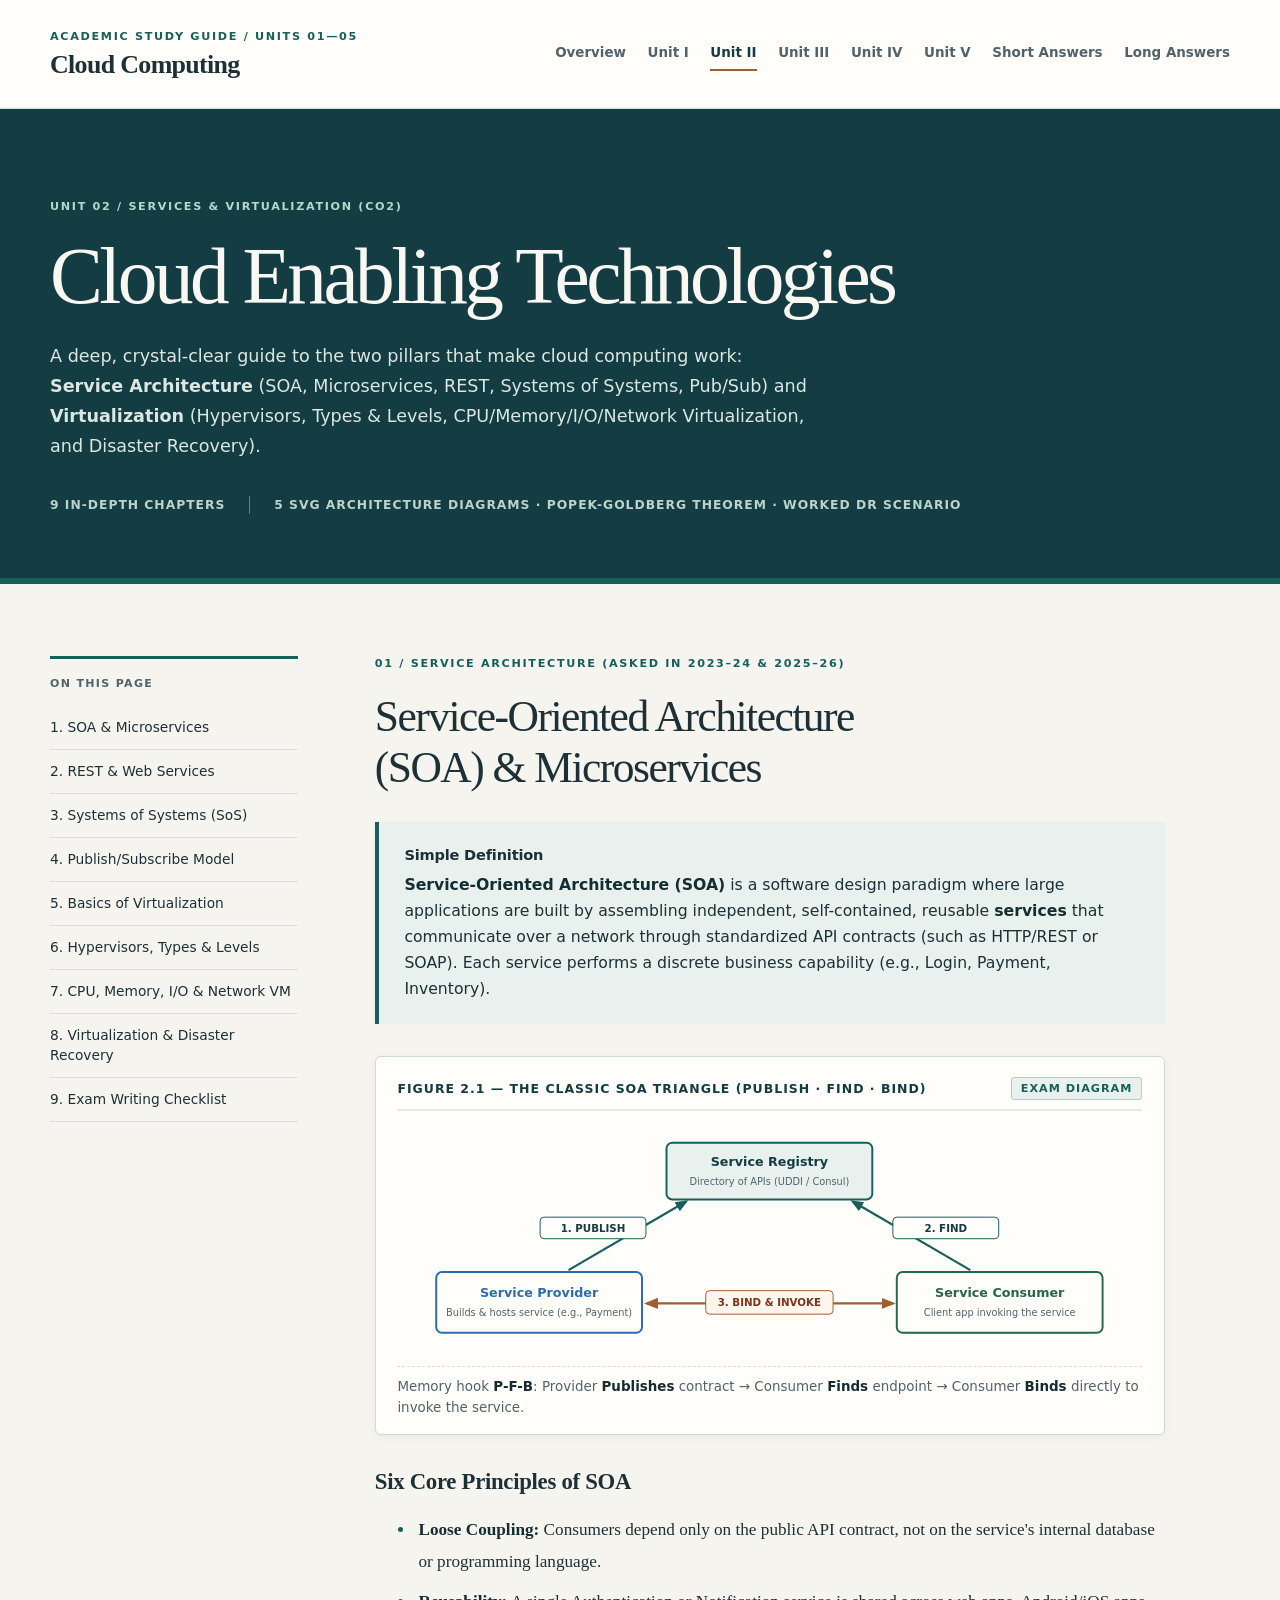
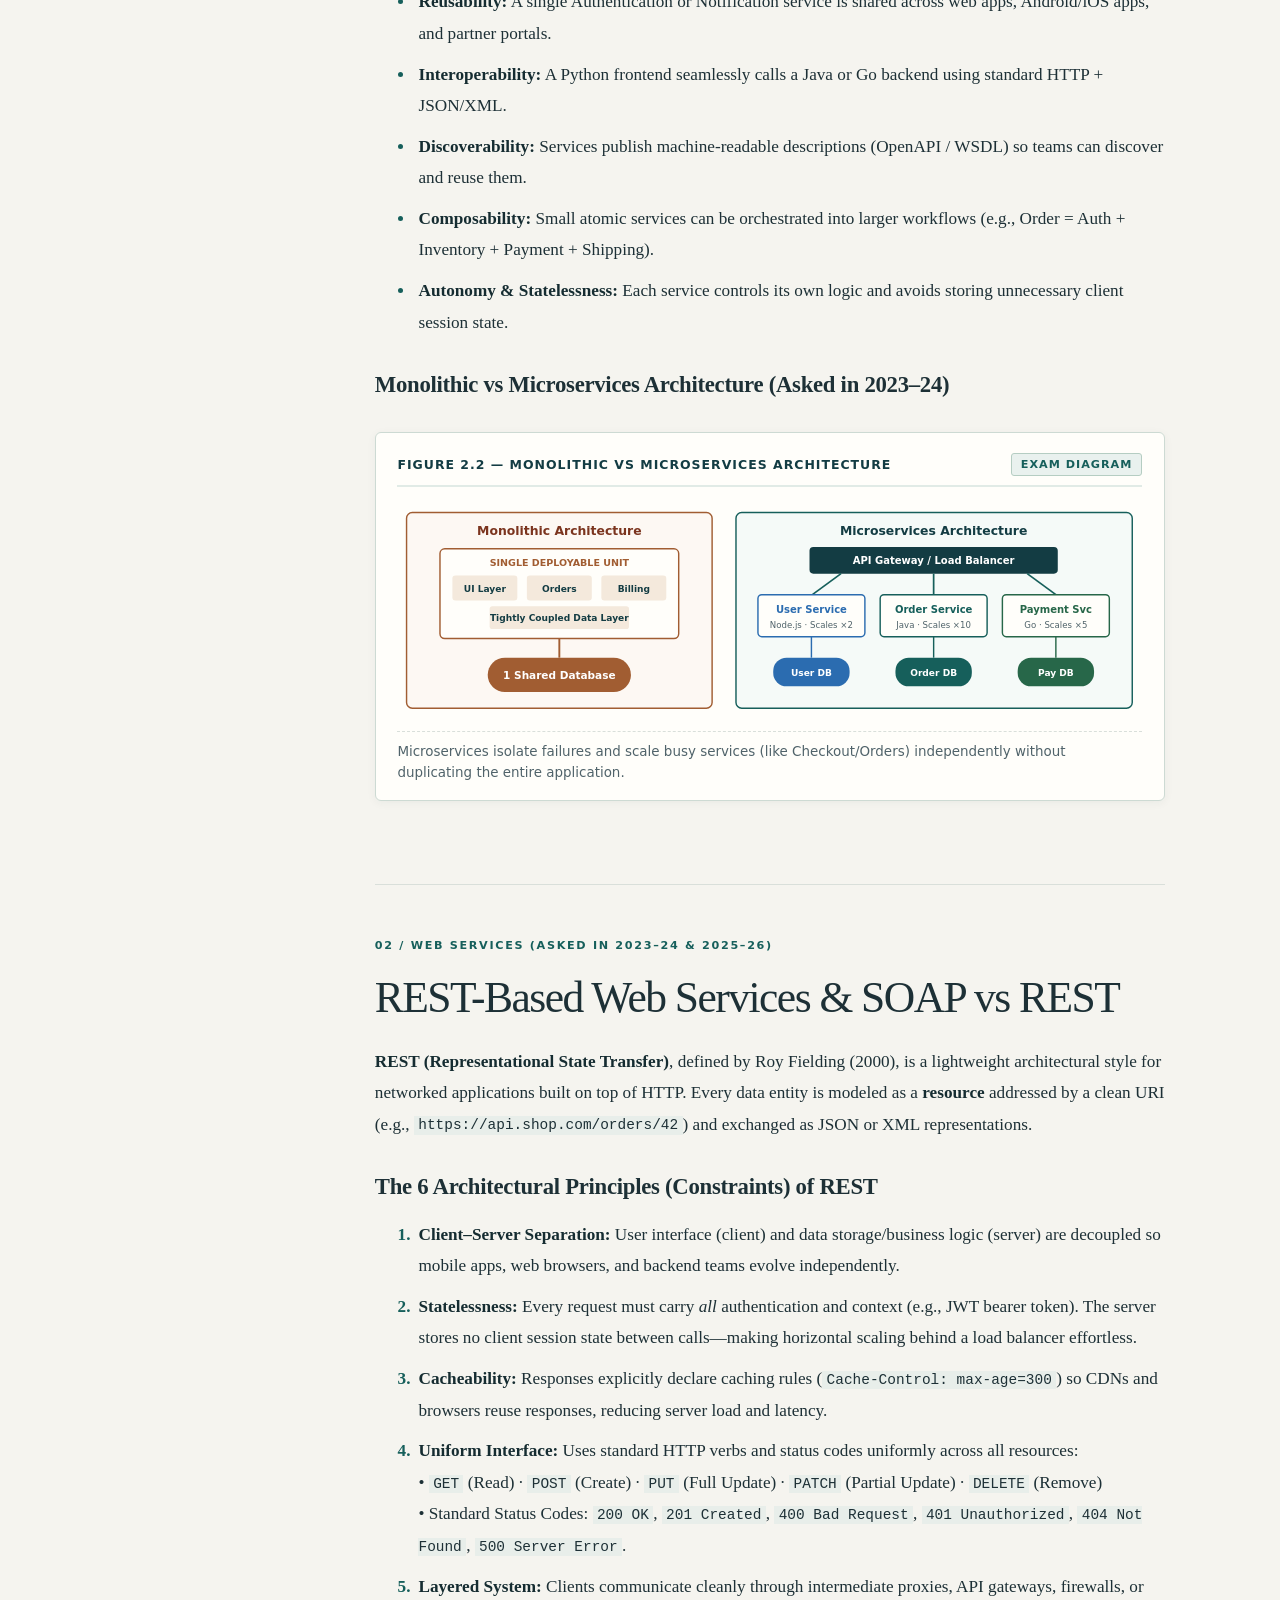
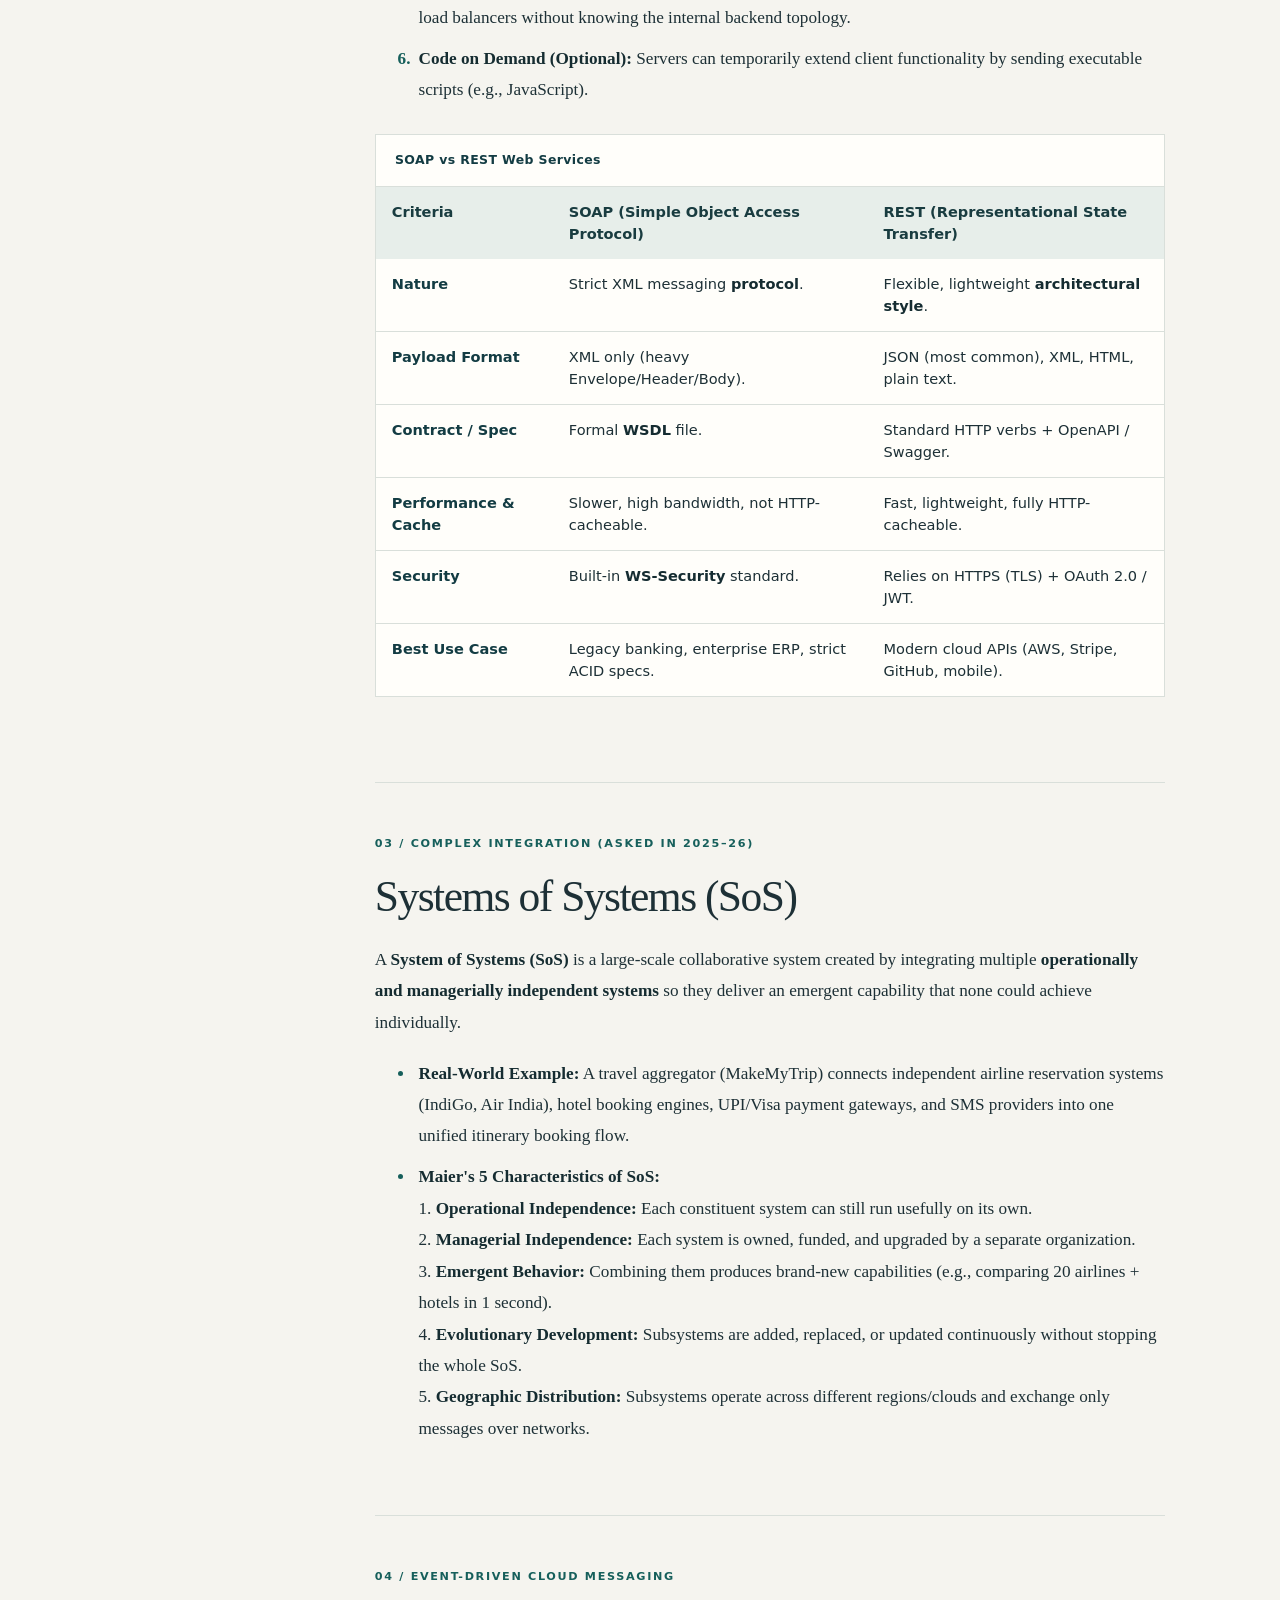
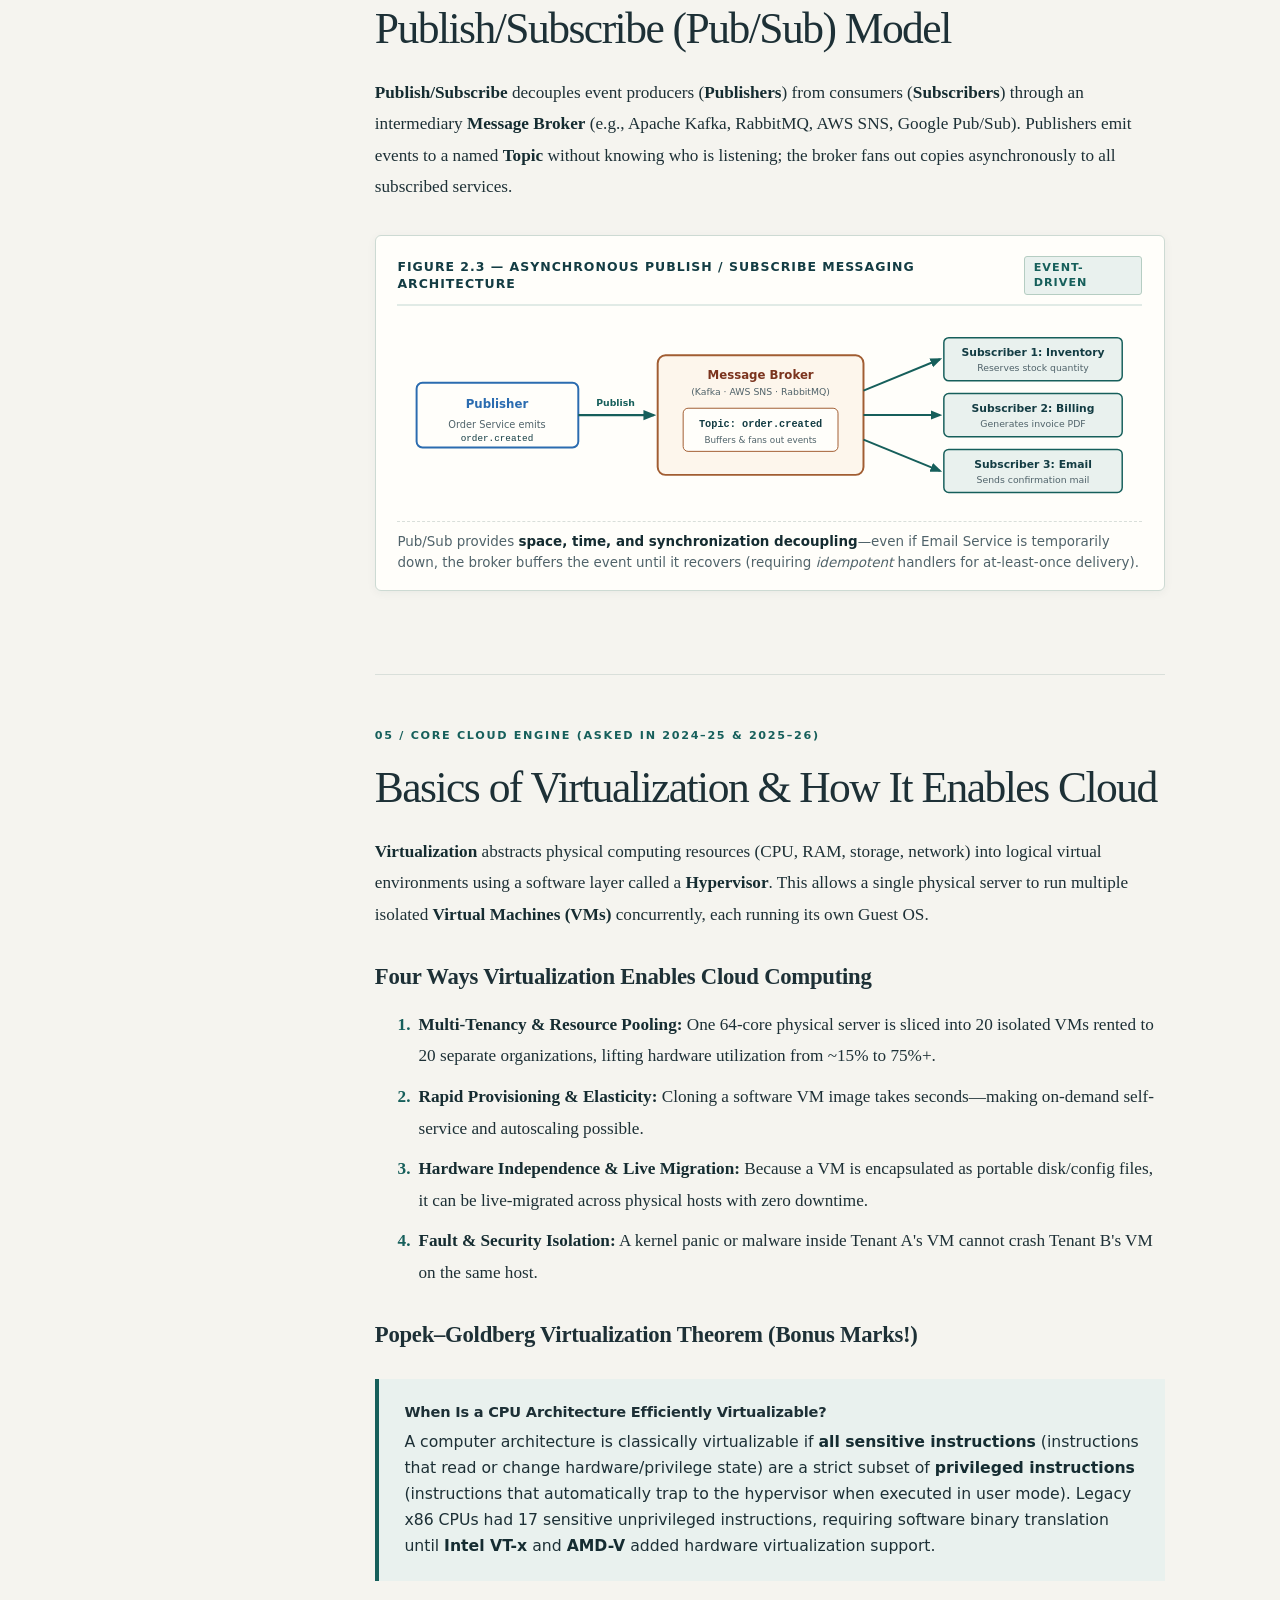
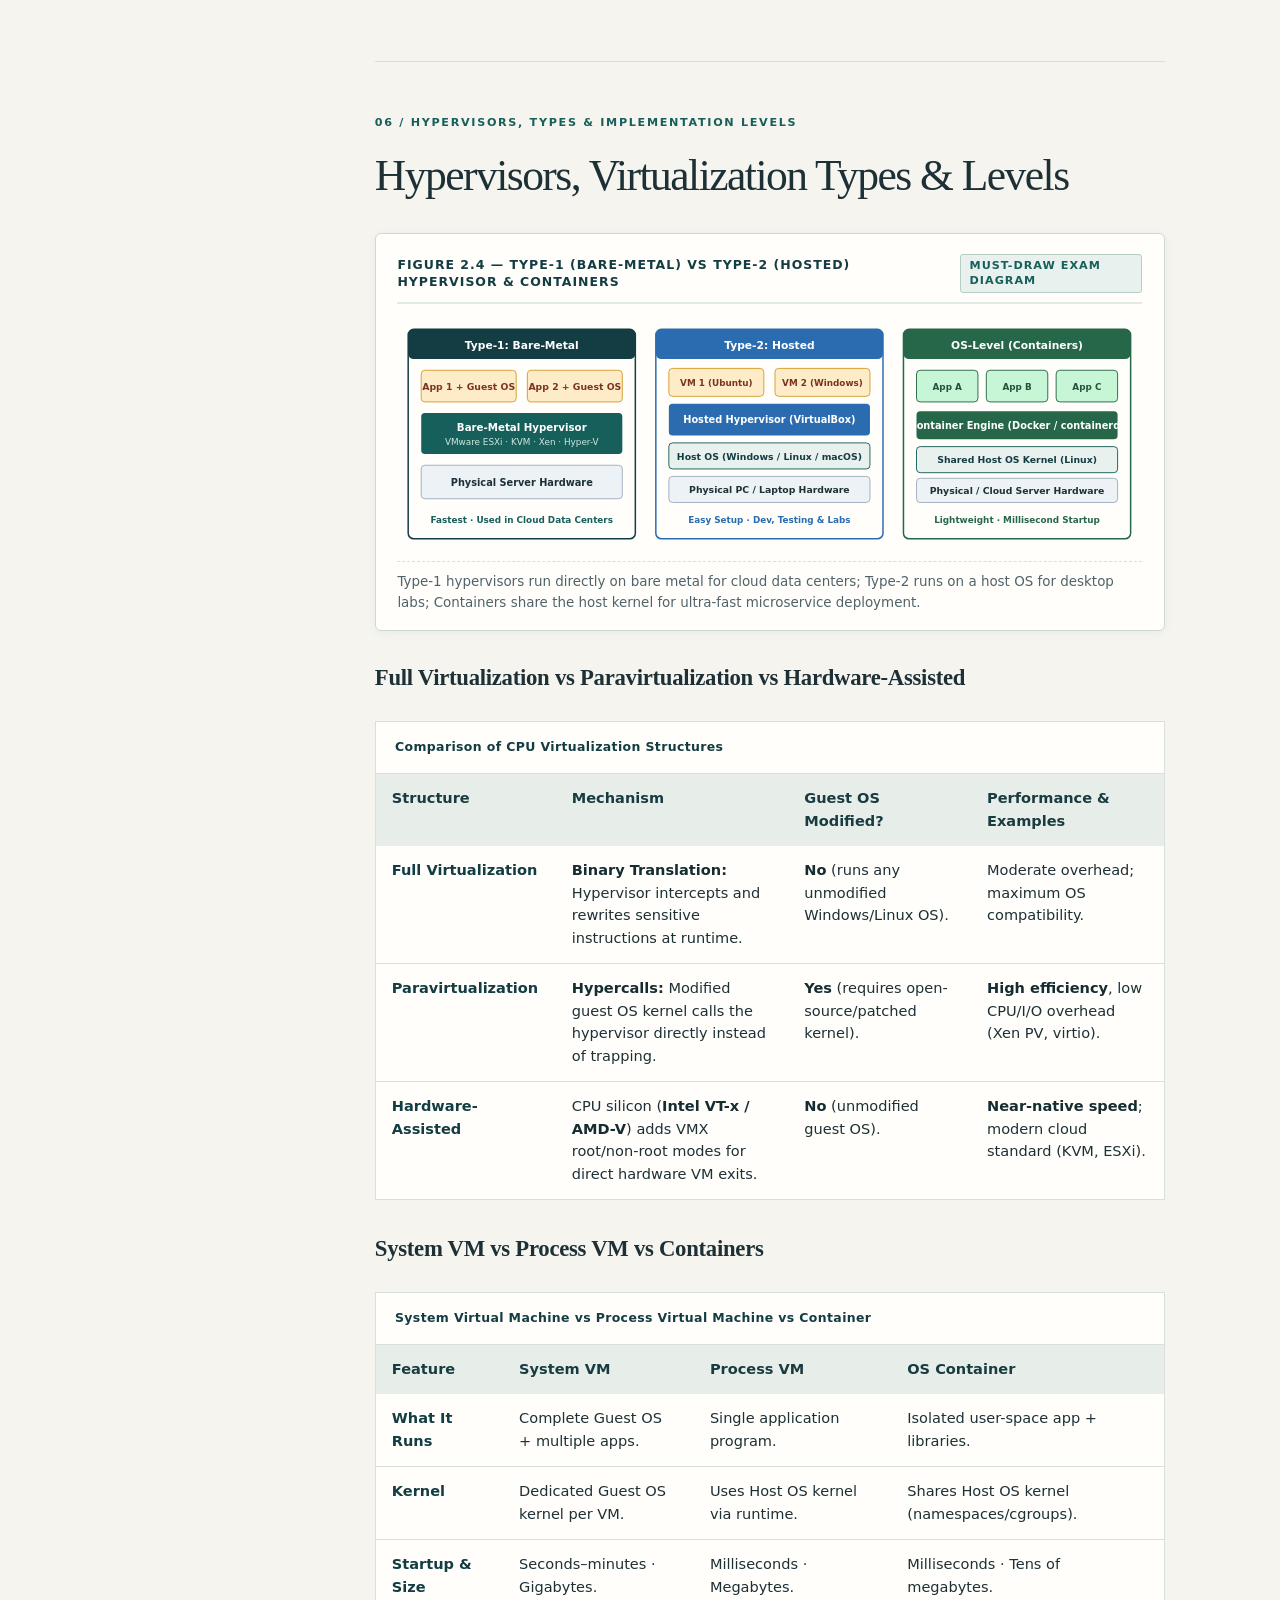
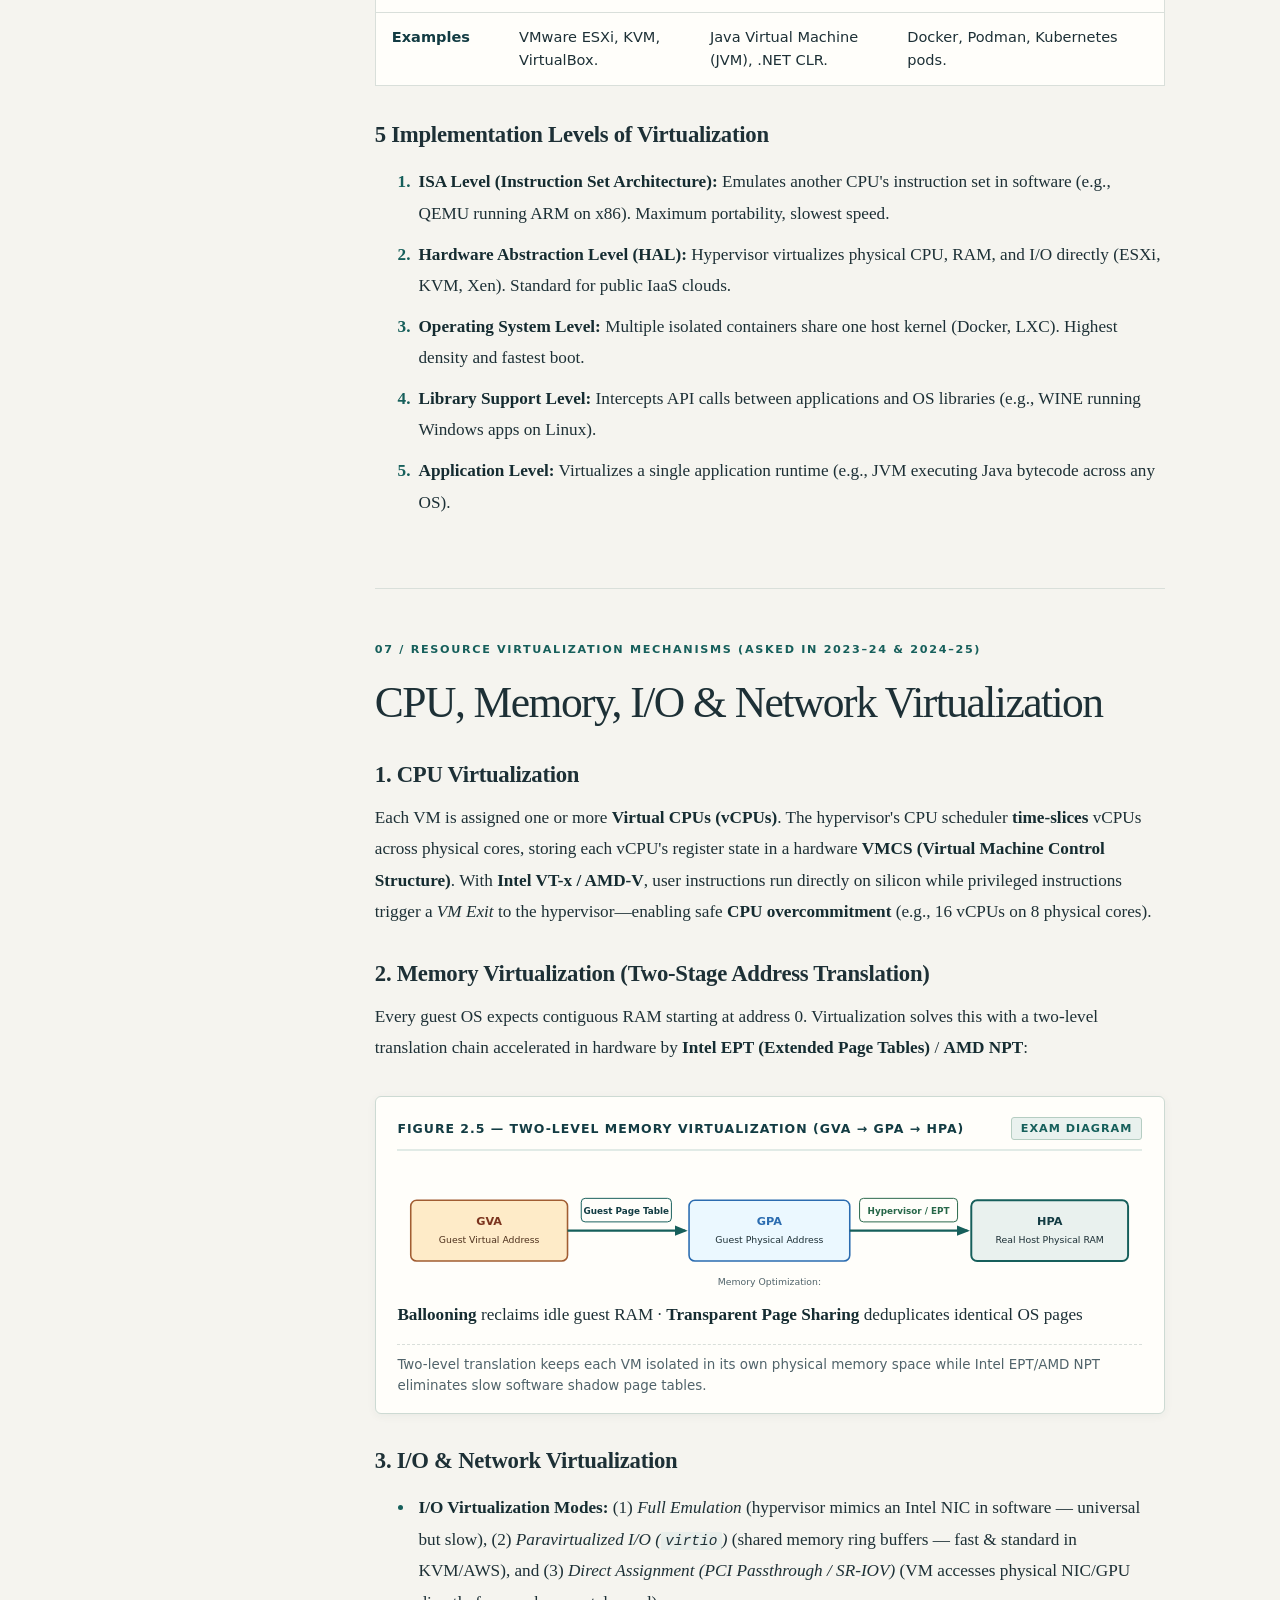
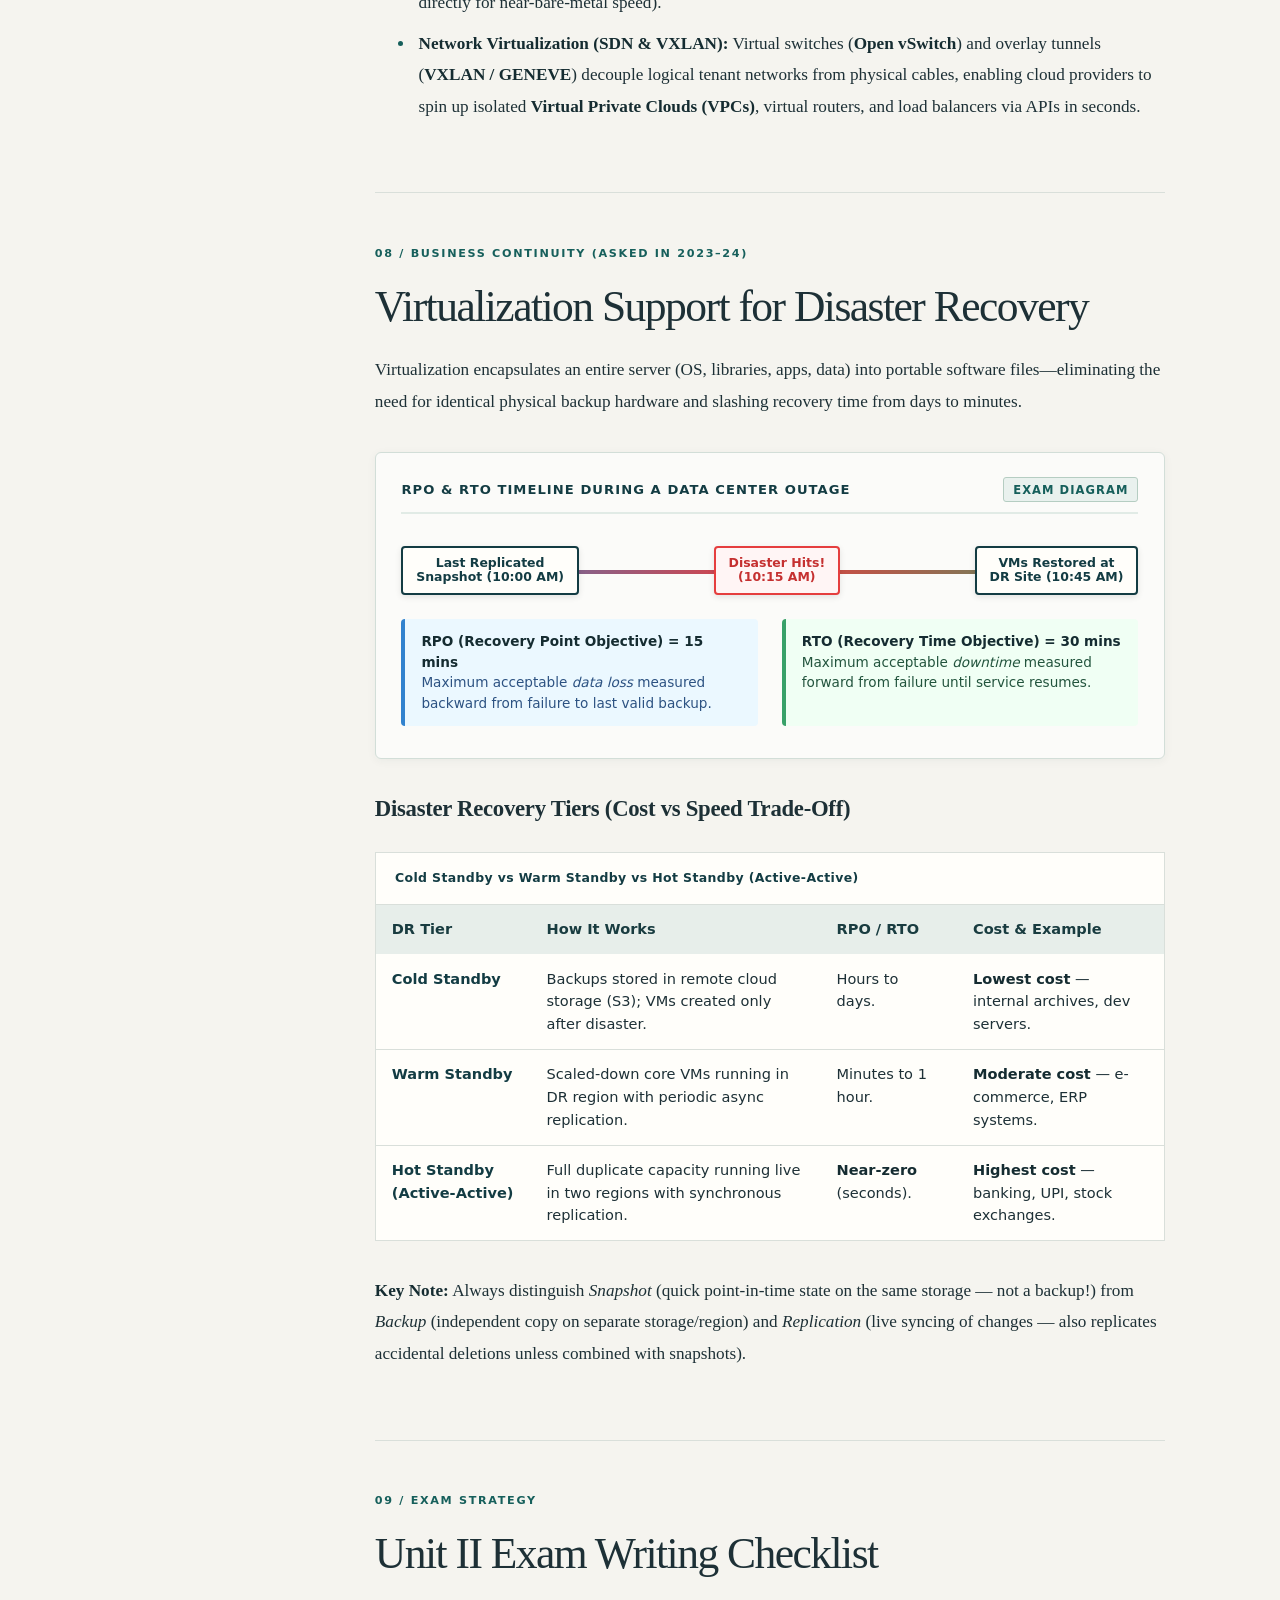
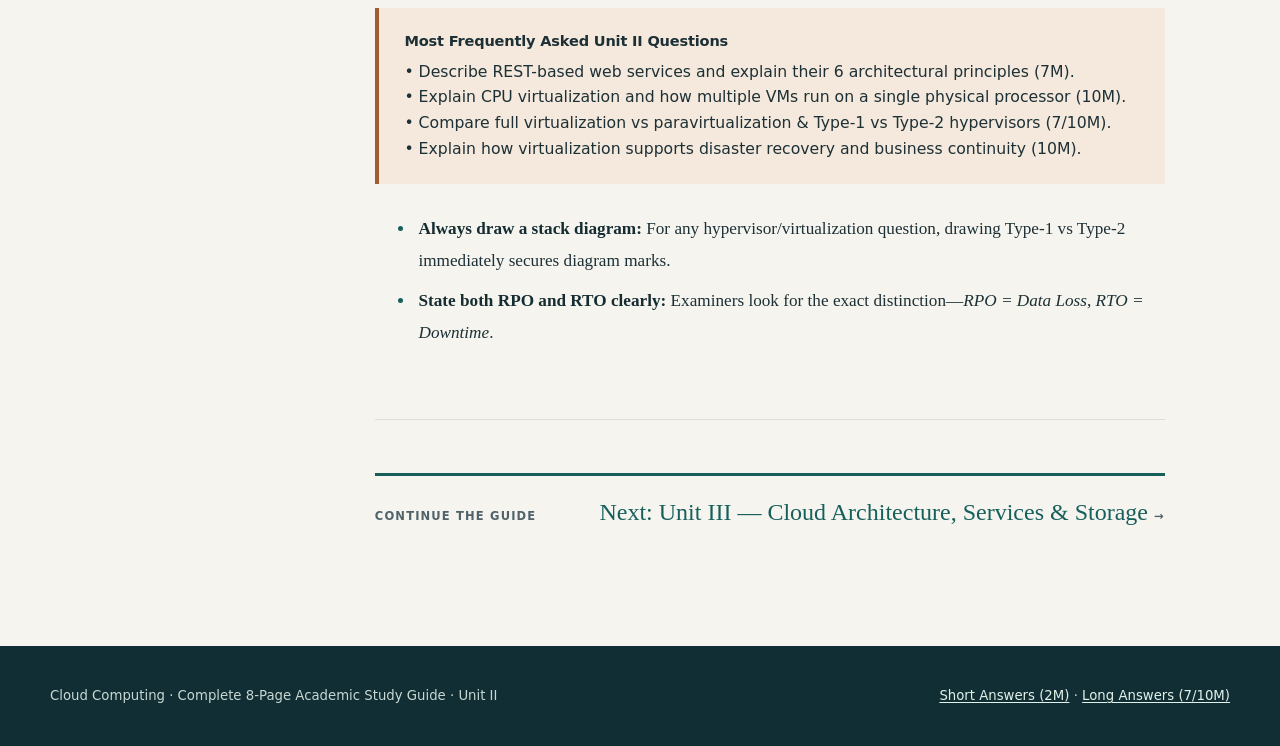
<file: unit2.html>
<!doctype html>
<html lang="en">
<head>
  <meta charset="utf-8">
  <meta name="viewport" content="width=device-width, initial-scale=1">
  <meta name="description" content="Comprehensive, exam-ready Unit II guide for Cloud Enabling Technologies: SOA, monolithic vs microservices, REST principles, SOAP vs REST, Systems of Systems, Pub/Sub, virtualization basics, Popek-Goldberg theorem, types, levels, hypervisors, CPU/memory/I/O/network virtualization, and disaster recovery.">
  <title>Unit II — Cloud Enabling Technologies | Cloud Computing Study Guide</title>
  <link rel="stylesheet" href="styles.css">
</head>
<body>
  <div class="reading-progress-bar" id="reading-progress" aria-hidden="true"></div>
  <a class="skip-link" href="#content">Skip to content</a>

  <header class="site-header">
    <div class="container header-inner">
      <a class="brand" href="index.html" aria-label="Cloud Computing study guide overview">
        <span class="brand-kicker">ACADEMIC STUDY GUIDE / UNITS 01—05</span>
        <span class="brand-name">Cloud Computing</span>
      </a>
      <nav class="site-nav" aria-label="Primary navigation">
        <a href="index.html">Overview</a>
        <a href="unit1.html">Unit I</a>
        <a href="unit2.html" aria-current="page">Unit II</a>
        <a href="unit3.html">Unit III</a>
        <a href="unit4.html">Unit IV</a>
        <a href="unit5.html">Unit V</a>
        <a href="short-answers.html">Short Answers</a>
        <a href="long-answers.html">Long Answers</a>
      </nav>
    </div>
  </header>

  <main id="content">
    <section class="page-hero" aria-labelledby="page-title">
      <div class="container">
        <p class="eyebrow">Unit 02 / Services &amp; Virtualization (CO2)</p>
        <h1 id="page-title">Cloud Enabling Technologies</h1>
        <p class="lead">A deep, crystal-clear guide to the two pillars that make cloud computing work: <strong>Service Architecture</strong> (SOA, Microservices, REST, Systems of Systems, Pub/Sub) and <strong>Virtualization</strong> (Hypervisors, Types &amp; Levels, CPU/Memory/I/O/Network Virtualization, and Disaster Recovery).</p>
        <div class="hero-meta" aria-label="Unit scope">
          <span>9 in-depth chapters</span>
          <span>5 SVG Architecture Diagrams · Popek-Goldberg Theorem · Worked DR Scenario</span>
        </div>
      </div>
    </section>

    <div class="container reading-layout">
      <aside class="page-sidebar" aria-label="On this page">
        <nav aria-label="Unit II chapters">
          <p>On this page</p>
          <ol>
            <li><a href="#soa">1. SOA &amp; Microservices</a></li>
            <li><a href="#rest">2. REST &amp; Web Services</a></li>
            <li><a href="#systems">3. Systems of Systems (SoS)</a></li>
            <li><a href="#pubsub">4. Publish/Subscribe Model</a></li>
            <li><a href="#virtualization">5. Basics of Virtualization</a></li>
            <li><a href="#hypervisors">6. Hypervisors, Types &amp; Levels</a></li>
            <li><a href="#resources">7. CPU, Memory, I/O &amp; Network VM</a></li>
            <li><a href="#recovery">8. Virtualization &amp; Disaster Recovery</a></li>
            <li><a href="#exam-preparation">9. Exam Writing Checklist</a></li>
          </ol>
        </nav>
      </aside>

      <article class="prose" aria-label="Unit II guide">

        <!-- 01: SOA & MICROSERVICES -->
        <section class="chapter" id="soa" aria-labelledby="soa-title">
          <p class="section-label">01 / Service Architecture (Asked in 2023–24 &amp; 2025–26)</p>
          <h2 id="soa-title">Service-Oriented Architecture (SOA) &amp; Microservices</h2>

          <div class="callout">
            <h3>Simple Definition</h3>
            <p><strong>Service-Oriented Architecture (SOA)</strong> is a software design paradigm where large applications are built by assembling independent, self-contained, reusable <strong>services</strong> that communicate over a network through standardized API contracts (such as HTTP/REST or SOAP). Each service performs a discrete business capability (e.g., Login, Payment, Inventory).</p>
          </div>

          <figure class="svg-figure">
            <div class="svg-figure-header">
              <span>Figure 2.1 — The Classic SOA Triangle (Publish · Find · Bind)</span>
              <span class="badge">Exam Diagram</span>
            </div>
            <svg viewBox="0 0 760 230" role="img" aria-label="SOA Triangle showing Service Registry at top, Service Provider at bottom left, and Service Consumer at bottom right connected by Publish, Find, and Bind arrows">
              <defs>
                <marker id="soaArr" viewBox="0 0 10 10" refX="8" refY="5" markerWidth="6" markerHeight="6" orient="auto-start-reverse">
                  <path d="M 0 1 L 10 5 L 0 9 z" fill="#165f5b"/>
                </marker>
                <marker id="soaArrW" viewBox="0 0 10 10" refX="8" refY="5" markerWidth="6" markerHeight="6" orient="auto-start-reverse">
                  <path d="M 0 1 L 10 5 L 0 9 z" fill="#a15d32"/>
                </marker>
              </defs>
              <!-- Registry -->
              <rect x="275" y="16" width="210" height="58" rx="6" fill="#e9f1ee" stroke="#165f5b" stroke-width="2"/>
              <text x="380" y="40" text-anchor="middle" fill="#133c43" font-family="system-ui,sans-serif" font-size="13" font-weight="800">Service Registry</text>
              <text x="380" y="59" text-anchor="middle" fill="#50636a" font-family="system-ui,sans-serif" font-size="10">Directory of APIs (UDDI / Consul)</text>

              <!-- Provider -->
              <rect x="40" y="148" width="210" height="62" rx="6" fill="#fffefa" stroke="#2b6cb0" stroke-width="2"/>
              <text x="145" y="173" text-anchor="middle" fill="#2b6cb0" font-family="system-ui,sans-serif" font-size="13" font-weight="800">Service Provider</text>
              <text x="145" y="193" text-anchor="middle" fill="#50636a" font-family="system-ui,sans-serif" font-size="10">Builds &amp; hosts service (e.g., Payment)</text>

              <!-- Consumer -->
              <rect x="510" y="148" width="210" height="62" rx="6" fill="#fffefa" stroke="#276749" stroke-width="2"/>
              <text x="615" y="173" text-anchor="middle" fill="#276749" font-family="system-ui,sans-serif" font-size="13" font-weight="800">Service Consumer</text>
              <text x="615" y="193" text-anchor="middle" fill="#50636a" font-family="system-ui,sans-serif" font-size="10">Client app invoking the service</text>

              <!-- Arrows -->
              <line x1="175" y1="146" x2="295" y2="76" stroke="#165f5b" stroke-width="2.2" marker-end="url(#soaArr)"/>
              <rect x="146" y="92" width="108" height="22" rx="4" fill="#fffefa" stroke="#165f5b"/>
              <text x="200" y="107" text-anchor="middle" fill="#133c43" font-family="system-ui,sans-serif" font-size="10.5" font-weight="700">1. PUBLISH</text>

              <line x1="585" y1="146" x2="465" y2="76" stroke="#165f5b" stroke-width="2.2" marker-end="url(#soaArr)"/>
              <rect x="506" y="92" width="108" height="22" rx="4" fill="#fffefa" stroke="#165f5b"/>
              <text x="560" y="107" text-anchor="middle" fill="#133c43" font-family="system-ui,sans-serif" font-size="10.5" font-weight="700">2. FIND</text>

              <line x1="506" y1="180" x2="255" y2="180" stroke="#a15d32" stroke-width="2.4" marker-end="url(#soaArrW)" marker-start="url(#soaArrW)"/>
              <rect x="315" y="167" width="130" height="24" rx="4" fill="#fdf6ec" stroke="#a15d32"/>
              <text x="380" y="183" text-anchor="middle" fill="#7b341e" font-family="system-ui,sans-serif" font-size="10.5" font-weight="700">3. BIND &amp; INVOKE</text>
            </svg>
            <figcaption>Memory hook <strong>P-F-B</strong>: Provider <strong>Publishes</strong> contract → Consumer <strong>Finds</strong> endpoint → Consumer <strong>Binds</strong> directly to invoke the service.</figcaption>
          </figure>

          <h3>Six Core Principles of SOA</h3>
          <ul>
            <li><strong>Loose Coupling:</strong> Consumers depend only on the public API contract, not on the service's internal database or programming language.</li>
            <li><strong>Reusability:</strong> A single Authentication or Notification service is shared across web apps, Android/iOS apps, and partner portals.</li>
            <li><strong>Interoperability:</strong> A Python frontend seamlessly calls a Java or Go backend using standard HTTP + JSON/XML.</li>
            <li><strong>Discoverability:</strong> Services publish machine-readable descriptions (OpenAPI / WSDL) so teams can discover and reuse them.</li>
            <li><strong>Composability:</strong> Small atomic services can be orchestrated into larger workflows (e.g., Order = Auth + Inventory + Payment + Shipping).</li>
            <li><strong>Autonomy &amp; Statelessness:</strong> Each service controls its own logic and avoids storing unnecessary client session state.</li>
          </ul>

          <h3>Monolithic vs Microservices Architecture (Asked in 2023–24)</h3>
          <figure class="svg-figure">
            <div class="svg-figure-header">
              <span>Figure 2.2 — Monolithic vs Microservices Architecture</span>
              <span class="badge">Exam Diagram</span>
            </div>
            <svg viewBox="0 0 780 225" role="img" aria-label="Comparison diagram of Monolithic single deployable unit sharing one database versus Microservices behind an API Gateway each with its own database">
              <!-- Left: Monolith -->
              <rect x="10" y="10" width="320" height="205" rx="6" fill="#fdf8f3" stroke="#a15d32" stroke-width="1.5"/>
              <text x="170" y="34" text-anchor="middle" fill="#7b341e" font-family="system-ui,sans-serif" font-size="13" font-weight="700">Monolithic Architecture</text>
              <rect x="45" y="48" width="250" height="94" rx="5" fill="#fffefa" stroke="#a15d32" stroke-width="1.5"/>
              <text x="170" y="66" text-anchor="middle" fill="#a15d32" font-family="system-ui,sans-serif" font-size="10" font-weight="700">SINGLE DEPLOYABLE UNIT</text>
              <rect x="58" y="76" width="68" height="26" rx="3" fill="#f4e9dc"/><text x="92" y="93" text-anchor="middle" fill="#133c43" font-family="system-ui,sans-serif" font-size="9.5" font-weight="600">UI Layer</text>
              <rect x="136" y="76" width="68" height="26" rx="3" fill="#f4e9dc"/><text x="170" y="93" text-anchor="middle" fill="#133c43" font-family="system-ui,sans-serif" font-size="9.5" font-weight="600">Orders</text>
              <rect x="214" y="76" width="68" height="26" rx="3" fill="#f4e9dc"/><text x="248" y="93" text-anchor="middle" fill="#133c43" font-family="system-ui,sans-serif" font-size="9.5" font-weight="600">Billing</text>
              <rect x="97" y="108" width="146" height="24" rx="3" fill="#f4e9dc"/><text x="170" y="124" text-anchor="middle" fill="#133c43" font-family="system-ui,sans-serif" font-size="9.5" font-weight="600">Tightly Coupled Data Layer</text>
              <line x1="170" y1="142" x2="170" y2="162" stroke="#a15d32" stroke-width="2"/>
              <rect x="95" y="162" width="150" height="36" rx="18" fill="#a15d32"/>
              <text x="170" y="184" text-anchor="middle" fill="#fff" font-family="system-ui,sans-serif" font-size="11" font-weight="700">1 Shared Database</text>

              <!-- Right: Microservices -->
              <rect x="355" y="10" width="415" height="205" rx="6" fill="#f5faf8" stroke="#165f5b" stroke-width="1.5"/>
              <text x="562" y="34" text-anchor="middle" fill="#133c43" font-family="system-ui,sans-serif" font-size="13" font-weight="700">Microservices Architecture</text>
              <rect x="432" y="46" width="260" height="28" rx="4" fill="#133c43"/>
              <text x="562" y="64" text-anchor="middle" fill="#fff" font-family="system-ui,sans-serif" font-size="10.5" font-weight="700">API Gateway / Load Balancer</text>
              <!-- 3 Services -->
              <line x1="465" y1="74" x2="435" y2="96" stroke="#165f5b" stroke-width="1.8"/>
              <line x1="562" y1="74" x2="562" y2="96" stroke="#165f5b" stroke-width="1.8"/>
              <line x1="660" y1="74" x2="690" y2="96" stroke="#165f5b" stroke-width="1.8"/>

              <rect x="378" y="96" width="112" height="44" rx="4" fill="#fffefa" stroke="#2b6cb0" stroke-width="1.5"/>
              <text x="434" y="115" text-anchor="middle" fill="#2b6cb0" font-family="system-ui,sans-serif" font-size="10.5" font-weight="700">User Service</text>
              <text x="434" y="131" text-anchor="middle" fill="#50636a" font-family="system-ui,sans-serif" font-size="9">Node.js · Scales ×2</text>
              <line x1="434" y1="140" x2="434" y2="162" stroke="#2b6cb0" stroke-width="1.5"/>
              <rect x="394" y="162" width="80" height="30" rx="14" fill="#2b6cb0"/>
              <text x="434" y="181" text-anchor="middle" fill="#fff" font-family="system-ui,sans-serif" font-size="9.5" font-weight="700">User DB</text>

              <rect x="506" y="96" width="112" height="44" rx="4" fill="#fffefa" stroke="#165f5b" stroke-width="1.5"/>
              <text x="562" y="115" text-anchor="middle" fill="#165f5b" font-family="system-ui,sans-serif" font-size="10.5" font-weight="700">Order Service</text>
              <text x="562" y="131" text-anchor="middle" fill="#50636a" font-family="system-ui,sans-serif" font-size="9">Java · Scales ×10</text>
              <line x1="562" y1="140" x2="562" y2="162" stroke="#165f5b" stroke-width="1.5"/>
              <rect x="522" y="162" width="80" height="30" rx="14" fill="#165f5b"/>
              <text x="562" y="181" text-anchor="middle" fill="#fff" font-family="system-ui,sans-serif" font-size="9.5" font-weight="700">Order DB</text>

              <rect x="634" y="96" width="112" height="44" rx="4" fill="#fffefa" stroke="#276749" stroke-width="1.5"/>
              <text x="690" y="115" text-anchor="middle" fill="#276749" font-family="system-ui,sans-serif" font-size="10.5" font-weight="700">Payment Svc</text>
              <text x="690" y="131" text-anchor="middle" fill="#50636a" font-family="system-ui,sans-serif" font-size="9">Go · Scales ×5</text>
              <line x1="690" y1="140" x2="690" y2="162" stroke="#276749" stroke-width="1.5"/>
              <rect x="650" y="162" width="80" height="30" rx="14" fill="#276749"/>
              <text x="690" y="181" text-anchor="middle" fill="#fff" font-family="system-ui,sans-serif" font-size="9.5" font-weight="700">Pay DB</text>
            </svg>
            <figcaption>Microservices isolate failures and scale busy services (like Checkout/Orders) independently without duplicating the entire application.</figcaption>
          </figure>
        </section>

        <!-- 02: REST & WEB SERVICES -->
        <section class="chapter" id="rest" aria-labelledby="rest-title">
          <p class="section-label">02 / Web Services (Asked in 2023–24 &amp; 2025–26)</p>
          <h2 id="rest-title">REST-Based Web Services &amp; SOAP vs REST</h2>
          <p><strong>REST (Representational State Transfer)</strong>, defined by Roy Fielding (2000), is a lightweight architectural style for networked applications built on top of HTTP. Every data entity is modeled as a <strong>resource</strong> addressed by a clean URI (e.g., <code>https://api.shop.com/orders/42</code>) and exchanged as JSON or XML representations.</p>

          <h3>The 6 Architectural Principles (Constraints) of REST</h3>
          <ol>
            <li><strong>Client–Server Separation:</strong> User interface (client) and data storage/business logic (server) are decoupled so mobile apps, web browsers, and backend teams evolve independently.</li>
            <li><strong>Statelessness:</strong> Every request must carry <em>all</em> authentication and context (e.g., JWT bearer token). The server stores no client session state between calls—making horizontal scaling behind a load balancer effortless.</li>
            <li><strong>Cacheability:</strong> Responses explicitly declare caching rules (<code>Cache-Control: max-age=300</code>) so CDNs and browsers reuse responses, reducing server load and latency.</li>
            <li><strong>Uniform Interface:</strong> Uses standard HTTP verbs and status codes uniformly across all resources:
              <br>• <code>GET</code> (Read) · <code>POST</code> (Create) · <code>PUT</code> (Full Update) · <code>PATCH</code> (Partial Update) · <code>DELETE</code> (Remove)
              <br>• Standard Status Codes: <code>200 OK</code>, <code>201 Created</code>, <code>400 Bad Request</code>, <code>401 Unauthorized</code>, <code>404 Not Found</code>, <code>500 Server Error</code>.
            </li>
            <li><strong>Layered System:</strong> Clients communicate cleanly through intermediate proxies, API gateways, firewalls, or load balancers without knowing the internal backend topology.</li>
            <li><strong>Code on Demand (Optional):</strong> Servers can temporarily extend client functionality by sending executable scripts (e.g., JavaScript).</li>
          </ol>

          <div class="table-wrap">
            <table>
              <caption>SOAP vs REST Web Services</caption>
              <thead>
                <tr><th scope="col">Criteria</th><th scope="col">SOAP (Simple Object Access Protocol)</th><th scope="col">REST (Representational State Transfer)</th></tr>
              </thead>
              <tbody>
                <tr><th scope="row">Nature</th><td>Strict XML messaging <strong>protocol</strong>.</td><td>Flexible, lightweight <strong>architectural style</strong>.</td></tr>
                <tr><th scope="row">Payload Format</th><td>XML only (heavy Envelope/Header/Body).</td><td>JSON (most common), XML, HTML, plain text.</td></tr>
                <tr><th scope="row">Contract / Spec</th><td>Formal <strong>WSDL</strong> file.</td><td>Standard HTTP verbs + OpenAPI / Swagger.</td></tr>
                <tr><th scope="row">Performance &amp; Cache</th><td>Slower, high bandwidth, not HTTP-cacheable.</td><td>Fast, lightweight, fully HTTP-cacheable.</td></tr>
                <tr><th scope="row">Security</th><td>Built-in <strong>WS-Security</strong> standard.</td><td>Relies on HTTPS (TLS) + OAuth 2.0 / JWT.</td></tr>
                <tr><th scope="row">Best Use Case</th><td>Legacy banking, enterprise ERP, strict ACID specs.</td><td>Modern cloud APIs (AWS, Stripe, GitHub, mobile).</td></tr>
              </tbody>
            </table>
          </div>
        </section>

        <!-- 03: SYSTEMS OF SYSTEMS -->
        <section class="chapter" id="systems" aria-labelledby="systems-title">
          <p class="section-label">03 / Complex Integration (Asked in 2025–26)</p>
          <h2 id="systems-title">Systems of Systems (SoS)</h2>
          <p>A <strong>System of Systems (SoS)</strong> is a large-scale collaborative system created by integrating multiple <strong>operationally and managerially independent systems</strong> so they deliver an emergent capability that none could achieve individually.</p>
          <ul>
            <li><strong>Real-World Example:</strong> A travel aggregator (MakeMyTrip) connects independent airline reservation systems (IndiGo, Air India), hotel booking engines, UPI/Visa payment gateways, and SMS providers into one unified itinerary booking flow.</li>
            <li><strong>Maier's 5 Characteristics of SoS:</strong>
              <br>1. <strong>Operational Independence:</strong> Each constituent system can still run usefully on its own.
              <br>2. <strong>Managerial Independence:</strong> Each system is owned, funded, and upgraded by a separate organization.
              <br>3. <strong>Emergent Behavior:</strong> Combining them produces brand-new capabilities (e.g., comparing 20 airlines + hotels in 1 second).
              <br>4. <strong>Evolutionary Development:</strong> Subsystems are added, replaced, or updated continuously without stopping the whole SoS.
              <br>5. <strong>Geographic Distribution:</strong> Subsystems operate across different regions/clouds and exchange only messages over networks.
            </li>
          </ul>
        </section>

        <!-- 04: PUBLISH / SUBSCRIBE -->
        <section class="chapter" id="pubsub" aria-labelledby="pubsub-title">
          <p class="section-label">04 / Event-Driven Cloud Messaging</p>
          <h2 id="pubsub-title">Publish/Subscribe (Pub/Sub) Model</h2>
          <p><strong>Publish/Subscribe</strong> decouples event producers (<strong>Publishers</strong>) from consumers (<strong>Subscribers</strong>) through an intermediary <strong>Message Broker</strong> (e.g., Apache Kafka, RabbitMQ, AWS SNS, Google Pub/Sub). Publishers emit events to a named <strong>Topic</strong> without knowing who is listening; the broker fans out copies asynchronously to all subscribed services.</p>

          <figure class="svg-figure">
            <div class="svg-figure-header">
              <span>Figure 2.3 — Asynchronous Publish / Subscribe Messaging Architecture</span>
              <span class="badge">Event-Driven</span>
            </div>
            <svg viewBox="0 0 760 190" role="img" aria-label="Publish Subscribe diagram showing Order Service publishing to Topic inside Message Broker which fans out to Inventory, Email, and Billing subscribers">
              <defs>
                <marker id="psArr" viewBox="0 0 10 10" refX="8" refY="5" markerWidth="6" markerHeight="6" orient="auto-start-reverse">
                  <path d="M 0 1 L 10 5 L 0 9 z" fill="#165f5b"/>
                </marker>
              </defs>
              <!-- Publisher -->
              <rect x="20" y="62" width="165" height="66" rx="6" fill="#fffefa" stroke="#2b6cb0" stroke-width="2"/>
              <text x="102" y="88" text-anchor="middle" fill="#2b6cb0" font-family="system-ui,sans-serif" font-size="12" font-weight="800">Publisher</text>
              <text x="102" y="108" text-anchor="middle" fill="#50636a" font-family="system-ui,sans-serif" font-size="10">Order Service emits</text>
              <text x="102" y="121" text-anchor="middle" fill="#133c43" font-family="monospace" font-size="9.5">order.created</text>

              <line x1="185" y1="95" x2="262" y2="95" stroke="#165f5b" stroke-width="2.2" marker-end="url(#psArr)"/>
              <text x="223" y="86" text-anchor="middle" fill="#165f5b" font-family="system-ui,sans-serif" font-size="9.5" font-weight="700">Publish</text>

              <!-- Broker -->
              <rect x="266" y="34" width="210" height="122" rx="8" fill="#fdf6ec" stroke="#a15d32" stroke-width="2"/>
              <text x="371" y="58" text-anchor="middle" fill="#7b341e" font-family="system-ui,sans-serif" font-size="12" font-weight="800">Message Broker</text>
              <text x="371" y="74" text-anchor="middle" fill="#50636a" font-family="system-ui,sans-serif" font-size="9.5">(Kafka · AWS SNS · RabbitMQ)</text>
              <rect x="292" y="88" width="158" height="44" rx="5" fill="#fffefa" stroke="#a15d32"/>
              <text x="371" y="107" text-anchor="middle" fill="#133c43" font-family="monospace" font-size="10.5" font-weight="700">Topic: order.created</text>
              <text x="371" y="123" text-anchor="middle" fill="#50636a" font-family="system-ui,sans-serif" font-size="9">Buffers &amp; fans out events</text>

              <!-- Fan-out arrows -->
              <line x1="476" y1="70" x2="554" y2="38" stroke="#165f5b" stroke-width="2" marker-end="url(#psArr)"/>
              <line x1="476" y1="95" x2="554" y2="95" stroke="#165f5b" stroke-width="2" marker-end="url(#psArr)"/>
              <line x1="476" y1="120" x2="554" y2="152" stroke="#165f5b" stroke-width="2" marker-end="url(#psArr)"/>

              <!-- Subscribers -->
              <rect x="558" y="16" width="182" height="44" rx="5" fill="#e9f1ee" stroke="#165f5b" stroke-width="1.5"/>
              <text x="649" y="35" text-anchor="middle" fill="#133c43" font-family="system-ui,sans-serif" font-size="11" font-weight="700">Subscriber 1: Inventory</text>
              <text x="649" y="50" text-anchor="middle" fill="#50636a" font-family="system-ui,sans-serif" font-size="9.5">Reserves stock quantity</text>

              <rect x="558" y="73" width="182" height="44" rx="5" fill="#e9f1ee" stroke="#165f5b" stroke-width="1.5"/>
              <text x="649" y="92" text-anchor="middle" fill="#133c43" font-family="system-ui,sans-serif" font-size="11" font-weight="700">Subscriber 2: Billing</text>
              <text x="649" y="107" text-anchor="middle" fill="#50636a" font-family="system-ui,sans-serif" font-size="9.5">Generates invoice PDF</text>

              <rect x="558" y="130" width="182" height="44" rx="5" fill="#e9f1ee" stroke="#165f5b" stroke-width="1.5"/>
              <text x="649" y="149" text-anchor="middle" fill="#133c43" font-family="system-ui,sans-serif" font-size="11" font-weight="700">Subscriber 3: Email</text>
              <text x="649" y="164" text-anchor="middle" fill="#50636a" font-family="system-ui,sans-serif" font-size="9.5">Sends confirmation mail</text>
            </svg>
            <figcaption>Pub/Sub provides <strong>space, time, and synchronization decoupling</strong>—even if Email Service is temporarily down, the broker buffers the event until it recovers (requiring <em>idempotent</em> handlers for at-least-once delivery).</figcaption>
          </figure>
        </section>

        <!-- 05: BASICS OF VIRTUALIZATION -->
        <section class="chapter" id="virtualization" aria-labelledby="virtualization-title">
          <p class="section-label">05 / Core Cloud Engine (Asked in 2024–25 &amp; 2025–26)</p>
          <h2 id="virtualization-title">Basics of Virtualization &amp; How It Enables Cloud</h2>
          <p><strong>Virtualization</strong> abstracts physical computing resources (CPU, RAM, storage, network) into logical virtual environments using a software layer called a <strong>Hypervisor</strong>. This allows a single physical server to run multiple isolated <strong>Virtual Machines (VMs)</strong> concurrently, each running its own Guest OS.</p>

          <h3>Four Ways Virtualization Enables Cloud Computing</h3>
          <ol>
            <li><strong>Multi-Tenancy &amp; Resource Pooling:</strong> One 64-core physical server is sliced into 20 isolated VMs rented to 20 separate organizations, lifting hardware utilization from ~15% to 75%+.</li>
            <li><strong>Rapid Provisioning &amp; Elasticity:</strong> Cloning a software VM image takes seconds—making on-demand self-service and autoscaling possible.</li>
            <li><strong>Hardware Independence &amp; Live Migration:</strong> Because a VM is encapsulated as portable disk/config files, it can be live-migrated across physical hosts with zero downtime.</li>
            <li><strong>Fault &amp; Security Isolation:</strong> A kernel panic or malware inside Tenant A's VM cannot crash Tenant B's VM on the same host.</li>
          </ol>

          <h3>Popek–Goldberg Virtualization Theorem (Bonus Marks!)</h3>
          <div class="callout">
            <h3>When Is a CPU Architecture Efficiently Virtualizable?</h3>
            <p>A computer architecture is classically virtualizable if <strong>all sensitive instructions</strong> (instructions that read or change hardware/privilege state) are a strict subset of <strong>privileged instructions</strong> (instructions that automatically trap to the hypervisor when executed in user mode). Legacy x86 CPUs had 17 sensitive unprivileged instructions, requiring software binary translation until <strong>Intel VT-x</strong> and <strong>AMD-V</strong> added hardware virtualization support.</p>
          </div>
        </section>

        <!-- 06: HYPERVISORS, TYPES & LEVELS -->
        <section class="chapter" id="hypervisors" aria-labelledby="hypervisors-title">
          <p class="section-label">06 / Hypervisors, Types &amp; Implementation Levels</p>
          <h2 id="hypervisors-title">Hypervisors, Virtualization Types &amp; Levels</h2>

          <figure class="svg-figure">
            <div class="svg-figure-header">
              <span>Figure 2.4 — Type-1 (Bare-Metal) vs Type-2 (Hosted) Hypervisor &amp; Containers</span>
              <span class="badge">Must-Draw Exam Diagram</span>
            </div>
            <svg viewBox="0 0 800 245" role="img" aria-label="Architecture stacks comparing Type-1 Bare-Metal Hypervisor, Type-2 Hosted Hypervisor, and OS-Level Containers">
              <!-- Column 1: Type 1 -->
              <rect x="12" y="10" width="244" height="225" rx="6" fill="#fffefa" stroke="#133c43" stroke-width="1.6"/>
              <rect x="12" y="10" width="244" height="32" rx="6" fill="#133c43"/>
              <text x="134" y="31" text-anchor="middle" fill="#fff" font-family="system-ui,sans-serif" font-size="11.5" font-weight="700">Type-1: Bare-Metal</text>
              <rect x="26" y="54" width="102" height="34" rx="4" fill="#feebc8" stroke="#d69e2e"/><text x="77" y="75" text-anchor="middle" fill="#7b341e" font-family="system-ui,sans-serif" font-size="10" font-weight="700">App 1 + Guest OS</text>
              <rect x="140" y="54" width="102" height="34" rx="4" fill="#feebc8" stroke="#d69e2e"/><text x="191" y="75" text-anchor="middle" fill="#7b341e" font-family="system-ui,sans-serif" font-size="10" font-weight="700">App 2 + Guest OS</text>
              <rect x="26" y="100" width="216" height="44" rx="4" fill="#165f5b"/>
              <text x="134" y="119" text-anchor="middle" fill="#fff" font-family="system-ui,sans-serif" font-size="11" font-weight="700">Bare-Metal Hypervisor</text>
              <text x="134" y="134" text-anchor="middle" fill="#cfe8df" font-family="system-ui,sans-serif" font-size="9.5">VMware ESXi · KVM · Xen · Hyper-V</text>
              <rect x="26" y="156" width="216" height="36" rx="4" fill="#edf2f7" stroke="#a0aec0"/>
              <text x="134" y="178" text-anchor="middle" fill="#1d3036" font-family="system-ui,sans-serif" font-size="10.5" font-weight="700">Physical Server Hardware</text>
              <text x="134" y="218" text-anchor="middle" fill="#165f5b" font-family="system-ui,sans-serif" font-size="9.5" font-weight="700">Fastest · Used in Cloud Data Centers</text>

              <!-- Column 2: Type 2 -->
              <rect x="278" y="10" width="244" height="225" rx="6" fill="#fffefa" stroke="#2b6cb0" stroke-width="1.6"/>
              <rect x="278" y="10" width="244" height="32" rx="6" fill="#2b6cb0"/>
              <text x="400" y="31" text-anchor="middle" fill="#fff" font-family="system-ui,sans-serif" font-size="11.5" font-weight="700">Type-2: Hosted</text>
              <rect x="292" y="52" width="102" height="30" rx="4" fill="#feebc8" stroke="#d69e2e"/><text x="343" y="71" text-anchor="middle" fill="#7b341e" font-family="system-ui,sans-serif" font-size="9.5" font-weight="700">VM 1 (Ubuntu)</text>
              <rect x="406" y="52" width="102" height="30" rx="4" fill="#feebc8" stroke="#d69e2e"/><text x="457" y="71" text-anchor="middle" fill="#7b341e" font-family="system-ui,sans-serif" font-size="9.5" font-weight="700">VM 2 (Windows)</text>
              <rect x="292" y="90" width="216" height="34" rx="4" fill="#2b6cb0"/>
              <text x="400" y="111" text-anchor="middle" fill="#fff" font-family="system-ui,sans-serif" font-size="10.5" font-weight="700">Hosted Hypervisor (VirtualBox)</text>
              <rect x="292" y="132" width="216" height="28" rx="4" fill="#e9f1ee" stroke="#165f5b"/>
              <text x="400" y="150" text-anchor="middle" fill="#133c43" font-family="system-ui,sans-serif" font-size="10" font-weight="700">Host OS (Windows / Linux / macOS)</text>
              <rect x="292" y="168" width="216" height="28" rx="4" fill="#edf2f7" stroke="#a0aec0"/>
              <text x="400" y="186" text-anchor="middle" fill="#1d3036" font-family="system-ui,sans-serif" font-size="10" font-weight="700">Physical PC / Laptop Hardware</text>
              <text x="400" y="218" text-anchor="middle" fill="#2b6cb0" font-family="system-ui,sans-serif" font-size="9.5" font-weight="700">Easy Setup · Dev, Testing &amp; Labs</text>

              <!-- Column 3: Containers -->
              <rect x="544" y="10" width="244" height="225" rx="6" fill="#fffefa" stroke="#276749" stroke-width="1.6"/>
              <rect x="544" y="10" width="244" height="32" rx="6" fill="#276749"/>
              <text x="666" y="31" text-anchor="middle" fill="#fff" font-family="system-ui,sans-serif" font-size="11.5" font-weight="700">OS-Level (Containers)</text>
              <rect x="558" y="54" width="66" height="34" rx="4" fill="#c6f6d5" stroke="#276749"/><text x="591" y="75" text-anchor="middle" fill="#22543d" font-family="system-ui,sans-serif" font-size="9.5" font-weight="700">App A</text>
              <rect x="633" y="54" width="66" height="34" rx="4" fill="#c6f6d5" stroke="#276749"/><text x="666" y="75" text-anchor="middle" fill="#22543d" font-family="system-ui,sans-serif" font-size="9.5" font-weight="700">App B</text>
              <rect x="708" y="54" width="66" height="34" rx="4" fill="#c6f6d5" stroke="#276749"/><text x="741" y="75" text-anchor="middle" fill="#22543d" font-family="system-ui,sans-serif" font-size="9.5" font-weight="700">App C</text>
              <rect x="558" y="98" width="216" height="30" rx="4" fill="#276749"/>
              <text x="666" y="117" text-anchor="middle" fill="#fff" font-family="system-ui,sans-serif" font-size="10.5" font-weight="700">Container Engine (Docker / containerd)</text>
              <rect x="558" y="136" width="216" height="28" rx="4" fill="#e9f1ee" stroke="#165f5b"/>
              <text x="666" y="154" text-anchor="middle" fill="#133c43" font-family="system-ui,sans-serif" font-size="10" font-weight="700">Shared Host OS Kernel (Linux)</text>
              <rect x="558" y="170" width="216" height="26" rx="4" fill="#edf2f7" stroke="#a0aec0"/>
              <text x="666" y="187" text-anchor="middle" fill="#1d3036" font-family="system-ui,sans-serif" font-size="10" font-weight="700">Physical / Cloud Server Hardware</text>
              <text x="666" y="218" text-anchor="middle" fill="#276749" font-family="system-ui,sans-serif" font-size="9.5" font-weight="700">Lightweight · Millisecond Startup</text>
            </svg>
            <figcaption>Type-1 hypervisors run directly on bare metal for cloud data centers; Type-2 runs on a host OS for desktop labs; Containers share the host kernel for ultra-fast microservice deployment.</figcaption>
          </figure>

          <h3>Full Virtualization vs Paravirtualization vs Hardware-Assisted</h3>
          <div class="table-wrap">
            <table>
              <caption>Comparison of CPU Virtualization Structures</caption>
              <thead>
                <tr><th scope="col">Structure</th><th scope="col">Mechanism</th><th scope="col">Guest OS Modified?</th><th scope="col">Performance &amp; Examples</th></tr>
              </thead>
              <tbody>
                <tr><th scope="row">Full Virtualization</th><td><strong>Binary Translation:</strong> Hypervisor intercepts and rewrites sensitive instructions at runtime.</td><td><strong>No</strong> (runs any unmodified Windows/Linux OS).</td><td>Moderate overhead; maximum OS compatibility.</td></tr>
                <tr><th scope="row">Paravirtualization</th><td><strong>Hypercalls:</strong> Modified guest OS kernel calls the hypervisor directly instead of trapping.</td><td><strong>Yes</strong> (requires open-source/patched kernel).</td><td><strong>High efficiency</strong>, low CPU/I/O overhead (Xen PV, virtio).</td></tr>
                <tr><th scope="row">Hardware-Assisted</th><td>CPU silicon (<strong>Intel VT-x / AMD-V</strong>) adds VMX root/non-root modes for direct hardware VM exits.</td><td><strong>No</strong> (unmodified guest OS).</td><td><strong>Near-native speed</strong>; modern cloud standard (KVM, ESXi).</td></tr>
              </tbody>
            </table>
          </div>

          <h3>System VM vs Process VM vs Containers</h3>
          <div class="table-wrap">
            <table>
              <caption>System Virtual Machine vs Process Virtual Machine vs Container</caption>
              <thead>
                <tr><th scope="col">Feature</th><th scope="col">System VM</th><th scope="col">Process VM</th><th scope="col">OS Container</th></tr>
              </thead>
              <tbody>
                <tr><th scope="row">What It Runs</th><td>Complete Guest OS + multiple apps.</td><td>Single application program.</td><td>Isolated user-space app + libraries.</td></tr>
                <tr><th scope="row">Kernel</th><td>Dedicated Guest OS kernel per VM.</td><td>Uses Host OS kernel via runtime.</td><td>Shares Host OS kernel (namespaces/cgroups).</td></tr>
                <tr><th scope="row">Startup &amp; Size</th><td>Seconds–minutes · Gigabytes.</td><td>Milliseconds · Megabytes.</td><td>Milliseconds · Tens of megabytes.</td></tr>
                <tr><th scope="row">Examples</th><td>VMware ESXi, KVM, VirtualBox.</td><td>Java Virtual Machine (JVM), .NET CLR.</td><td>Docker, Podman, Kubernetes pods.</td></tr>
              </tbody>
            </table>
          </div>

          <h3>5 Implementation Levels of Virtualization</h3>
          <ol>
            <li><strong>ISA Level (Instruction Set Architecture):</strong> Emulates another CPU's instruction set in software (e.g., QEMU running ARM on x86). Maximum portability, slowest speed.</li>
            <li><strong>Hardware Abstraction Level (HAL):</strong> Hypervisor virtualizes physical CPU, RAM, and I/O directly (ESXi, KVM, Xen). Standard for public IaaS clouds.</li>
            <li><strong>Operating System Level:</strong> Multiple isolated containers share one host kernel (Docker, LXC). Highest density and fastest boot.</li>
            <li><strong>Library Support Level:</strong> Intercepts API calls between applications and OS libraries (e.g., WINE running Windows apps on Linux).</li>
            <li><strong>Application Level:</strong> Virtualizes a single application runtime (e.g., JVM executing Java bytecode across any OS).</li>
          </ol>
        </section>

        <!-- 07: CPU, MEMORY, I/O & NETWORK VIRTUALIZATION -->
        <section class="chapter" id="resources" aria-labelledby="resources-title">
          <p class="section-label">07 / Resource Virtualization Mechanisms (Asked in 2023–24 &amp; 2024–25)</p>
          <h2 id="resources-title">CPU, Memory, I/O &amp; Network Virtualization</h2>

          <h3>1. CPU Virtualization</h3>
          <p>Each VM is assigned one or more <strong>Virtual CPUs (vCPUs)</strong>. The hypervisor's CPU scheduler <strong>time-slices</strong> vCPUs across physical cores, storing each vCPU's register state in a hardware <strong>VMCS (Virtual Machine Control Structure)</strong>. With <strong>Intel VT-x / AMD-V</strong>, user instructions run directly on silicon while privileged instructions trigger a <em>VM Exit</em> to the hypervisor—enabling safe <strong>CPU overcommitment</strong> (e.g., 16 vCPUs on 8 physical cores).</p>

          <h3>2. Memory Virtualization (Two-Stage Address Translation)</h3>
          <p>Every guest OS expects contiguous RAM starting at address 0. Virtualization solves this with a two-level translation chain accelerated in hardware by <strong>Intel EPT (Extended Page Tables)</strong> / <strong>AMD NPT</strong>:</p>

          <figure class="svg-figure">
            <div class="svg-figure-header">
              <span>Figure 2.5 — Two-Level Memory Virtualization (GVA → GPA → HPA)</span>
              <span class="badge">Exam Diagram</span>
            </div>
            <svg viewBox="0 0 760 135" role="img" aria-label="Memory translation flow from Guest Virtual Address through Guest Page Table to Guest Physical Address then through Hypervisor EPT to Host Physical Address">
              <defs>
                <marker id="memArr" viewBox="0 0 10 10" refX="8" refY="5" markerWidth="6" markerHeight="6" orient="auto-start-reverse">
                  <path d="M 0 1 L 10 5 L 0 9 z" fill="#165f5b"/>
                </marker>
              </defs>
              <rect x="14" y="34" width="160" height="62" rx="6" fill="#feebc8" stroke="#a15d32" stroke-width="1.6"/>
              <text x="94" y="59" text-anchor="middle" fill="#7b341e" font-family="system-ui,sans-serif" font-size="11.5" font-weight="800">GVA</text>
              <text x="94" y="78" text-anchor="middle" fill="#4f321e" font-family="system-ui,sans-serif" font-size="9.5">Guest Virtual Address</text>

              <line x1="174" y1="65" x2="294" y2="65" stroke="#165f5b" stroke-width="2.2" marker-end="url(#memArr)"/>
              <rect x="188" y="32" width="92" height="24" rx="4" fill="#fffefa" stroke="#165f5b"/>
              <text x="234" y="48" text-anchor="middle" fill="#133c43" font-family="system-ui,sans-serif" font-size="9" font-weight="700">Guest Page Table</text>

              <rect x="298" y="34" width="164" height="62" rx="6" fill="#ebf8ff" stroke="#2b6cb0" stroke-width="1.6"/>
              <text x="380" y="59" text-anchor="middle" fill="#2b6cb0" font-family="system-ui,sans-serif" font-size="11.5" font-weight="800">GPA</text>
              <text x="380" y="78" text-anchor="middle" fill="#1d3036" font-family="system-ui,sans-serif" font-size="9.5">Guest Physical Address</text>

              <line x1="462" y1="65" x2="582" y2="65" stroke="#165f5b" stroke-width="2.2" marker-end="url(#memArr)"/>
              <rect x="472" y="32" width="100" height="24" rx="4" fill="#fffefa" stroke="#276749"/>
              <text x="522" y="48" text-anchor="middle" fill="#276749" font-family="system-ui,sans-serif" font-size="9" font-weight="700">Hypervisor / EPT</text>

              <rect x="586" y="34" width="160" height="62" rx="6" fill="#e9f1ee" stroke="#165f5b" stroke-width="2"/>
              <text x="666" y="59" text-anchor="middle" fill="#133c43" font-family="system-ui,sans-serif" font-size="11.5" font-weight="800">HPA</text>
              <text x="666" y="78" text-anchor="middle" fill="#1d3036" font-family="system-ui,sans-serif" font-size="9.5">Real Host Physical RAM</text>

              <text x="380" y="120" text-anchor="middle" fill="#50636a" font-family="system-ui,sans-serif" font-size="9.5">Memory Optimization: <strong>Ballooning</strong> reclaims idle guest RAM · <strong>Transparent Page Sharing</strong> deduplicates identical OS pages</text>
            </svg>
            <figcaption>Two-level translation keeps each VM isolated in its own physical memory space while Intel EPT/AMD NPT eliminates slow software shadow page tables.</figcaption>
          </figure>

          <h3>3. I/O &amp; Network Virtualization</h3>
          <ul>
            <li><strong>I/O Virtualization Modes:</strong> (1) <em>Full Emulation</em> (hypervisor mimics an Intel NIC in software — universal but slow), (2) <em>Paravirtualized I/O (<code>virtio</code>)</em> (shared memory ring buffers — fast &amp; standard in KVM/AWS), and (3) <em>Direct Assignment (PCI Passthrough / SR-IOV)</em> (VM accesses physical NIC/GPU directly for near-bare-metal speed).</li>
            <li><strong>Network Virtualization (SDN &amp; VXLAN):</strong> Virtual switches (<strong>Open vSwitch</strong>) and overlay tunnels (<strong>VXLAN / GENEVE</strong>) decouple logical tenant networks from physical cables, enabling cloud providers to spin up isolated <strong>Virtual Private Clouds (VPCs)</strong>, virtual routers, and load balancers via APIs in seconds.</li>
          </ul>
        </section>

        <!-- 08: DISASTER RECOVERY -->
        <section class="chapter" id="recovery" aria-labelledby="recovery-title">
          <p class="section-label">08 / Business Continuity (Asked in 2023–24)</p>
          <h2 id="recovery-title">Virtualization Support for Disaster Recovery</h2>
          <p>Virtualization encapsulates an entire server (OS, libraries, apps, data) into portable software files—eliminating the need for identical physical backup hardware and slashing recovery time from days to minutes.</p>

          <div class="solid-diagram">
            <div class="solid-diagram-title">
              <span>RPO &amp; RTO Timeline During a Data Center Outage</span>
              <span class="badge">Exam Diagram</span>
            </div>
            <div class="timeline-block">
              <div class="timeline-line">
                <div class="timeline-point">Last Replicated<br>Snapshot (10:00 AM)</div>
                <div class="timeline-point disaster">Disaster Hits!<br>(10:15 AM)</div>
                <div class="timeline-point">VMs Restored at<br>DR Site (10:45 AM)</div>
              </div>
              <div class="timeline-spans">
                <div class="timeline-span-card span-rpo">
                  <strong>RPO (Recovery Point Objective) = 15 mins</strong><br>
                  Maximum acceptable <em>data loss</em> measured backward from failure to last valid backup.
                </div>
                <div class="timeline-span-card span-rto">
                  <strong>RTO (Recovery Time Objective) = 30 mins</strong><br>
                  Maximum acceptable <em>downtime</em> measured forward from failure until service resumes.
                </div>
              </div>
            </div>
          </div>

          <h3>Disaster Recovery Tiers (Cost vs Speed Trade-Off)</h3>
          <div class="table-wrap">
            <table>
              <caption>Cold Standby vs Warm Standby vs Hot Standby (Active-Active)</caption>
              <thead>
                <tr><th scope="col">DR Tier</th><th scope="col">How It Works</th><th scope="col">RPO / RTO</th><th scope="col">Cost &amp; Example</th></tr>
              </thead>
              <tbody>
                <tr><th scope="row">Cold Standby</th><td>Backups stored in remote cloud storage (S3); VMs created only after disaster.</td><td>Hours to days.</td><td><strong>Lowest cost</strong> — internal archives, dev servers.</td></tr>
                <tr><th scope="row">Warm Standby</th><td>Scaled-down core VMs running in DR region with periodic async replication.</td><td>Minutes to 1 hour.</td><td><strong>Moderate cost</strong> — e-commerce, ERP systems.</td></tr>
                <tr><th scope="row">Hot Standby (Active-Active)</th><td>Full duplicate capacity running live in two regions with synchronous replication.</td><td><strong>Near-zero</strong> (seconds).</td><td><strong>Highest cost</strong> — banking, UPI, stock exchanges.</td></tr>
              </tbody>
            </table>
          </div>
          <p><strong>Key Note:</strong> Always distinguish <em>Snapshot</em> (quick point-in-time state on the same storage — not a backup!) from <em>Backup</em> (independent copy on separate storage/region) and <em>Replication</em> (live syncing of changes — also replicates accidental deletions unless combined with snapshots).</p>
        </section>

        <!-- 09: EXAM PREPARATION -->
        <section class="chapter" id="exam-preparation" aria-labelledby="exam-title">
          <p class="section-label">09 / Exam Strategy</p>
          <h2 id="exam-title">Unit II Exam Writing Checklist</h2>
          <div class="callout callout-warm">
            <h3>Most Frequently Asked Unit II Questions</h3>
            <p>• Describe REST-based web services and explain their 6 architectural principles (7M).<br>
            • Explain CPU virtualization and how multiple VMs run on a single physical processor (10M).<br>
            • Compare full virtualization vs paravirtualization &amp; Type-1 vs Type-2 hypervisors (7/10M).<br>
            • Explain how virtualization supports disaster recovery and business continuity (10M).</p>
          </div>
          <ul>
            <li><strong>Always draw a stack diagram:</strong> For any hypervisor/virtualization question, drawing Type-1 vs Type-2 immediately secures diagram marks.</li>
            <li><strong>State both RPO and RTO clearly:</strong> Examiners look for the exact distinction—<em>RPO = Data Loss</em>, <em>RTO = Downtime</em>.</li>
          </ul>
        </section>

        <section class="next-section" aria-label="Next unit">
          <p>Continue the guide</p>
          <a href="unit3.html">Next: Unit III — Cloud Architecture, Services &amp; Storage <span aria-hidden="true">→</span></a>
        </section>
      </article>
    </div>
  </main>

  <footer class="site-footer">
    <div class="container">
      <p>Cloud Computing · Complete 8-Page Academic Study Guide · Unit II</p>
      <p><a href="short-answers.html">Short Answers (2M)</a> · <a href="long-answers.html">Long Answers (7/10M)</a></p>
    </div>
  </footer>

  <button id="back-to-top" class="back-to-top" aria-label="Back to top" title="Back to top">↑</button>
  <script src="site.js"></script>
</body>
</html>
</file>
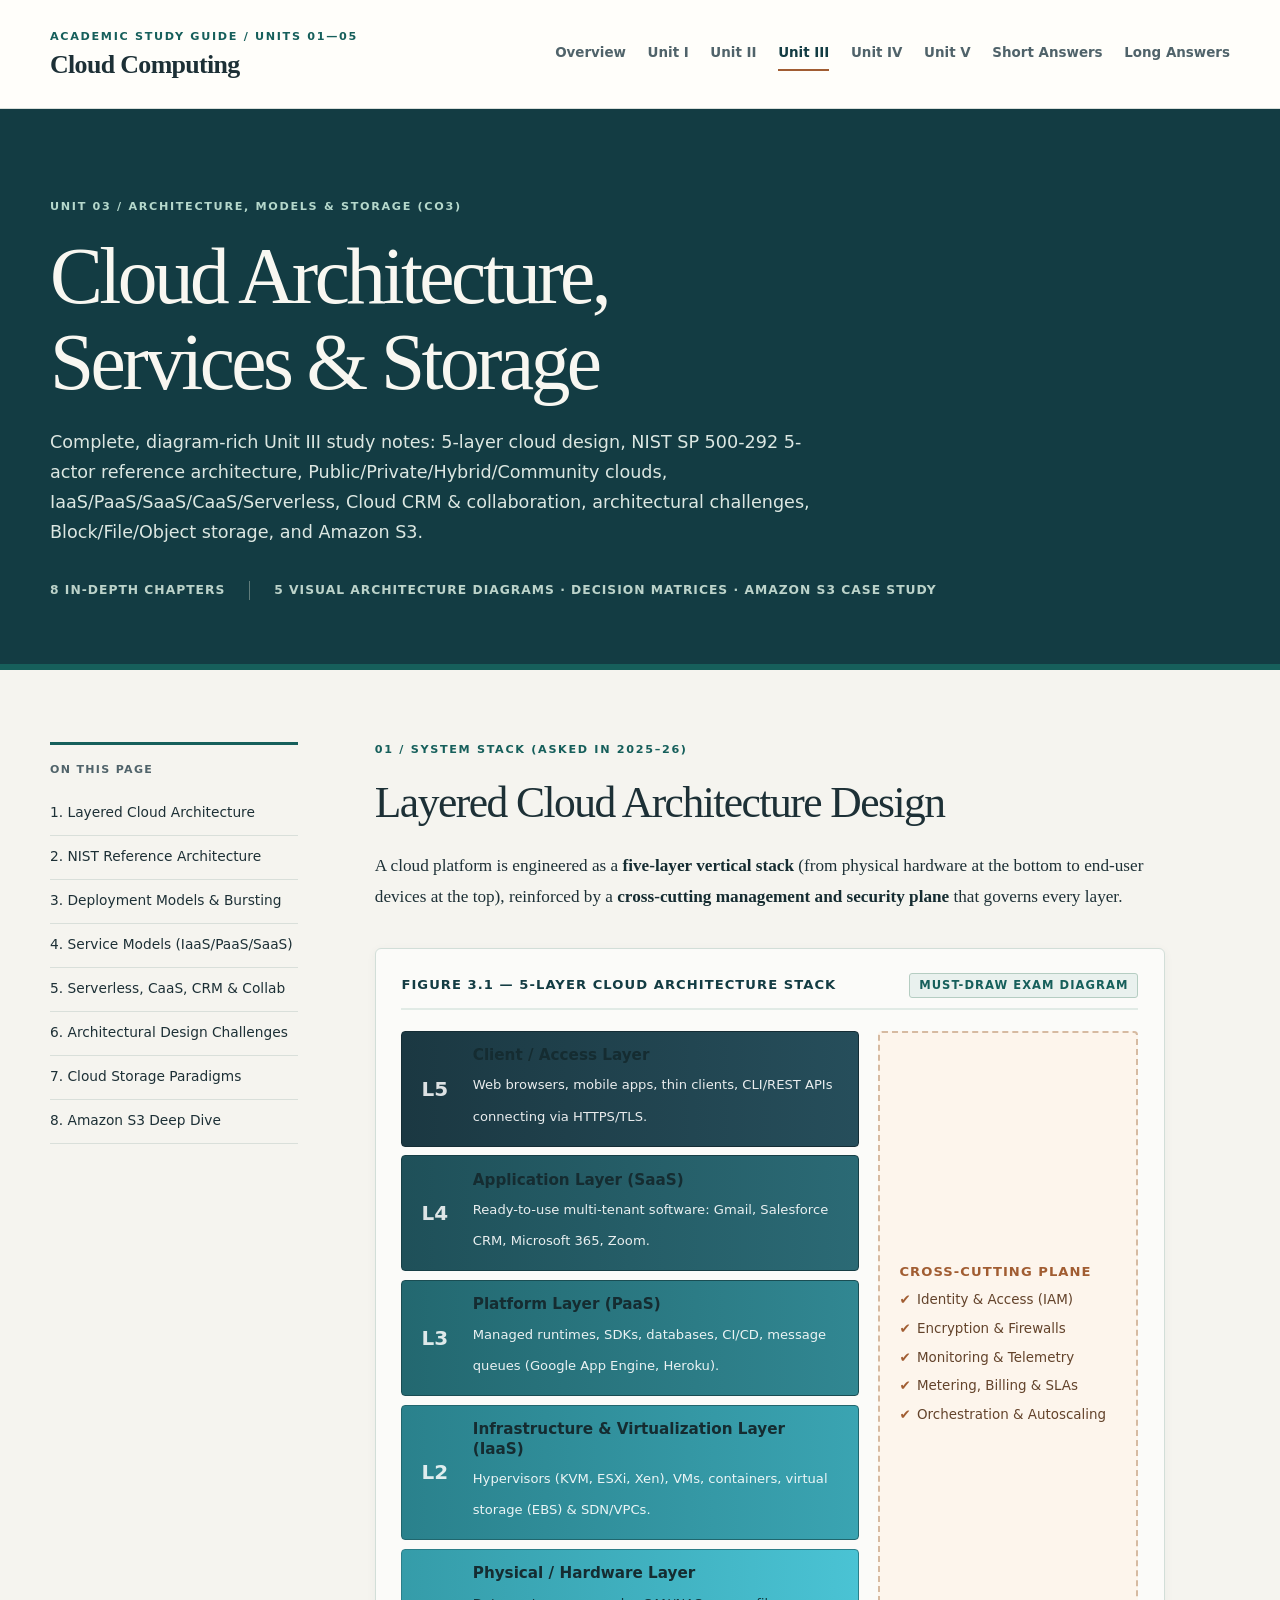
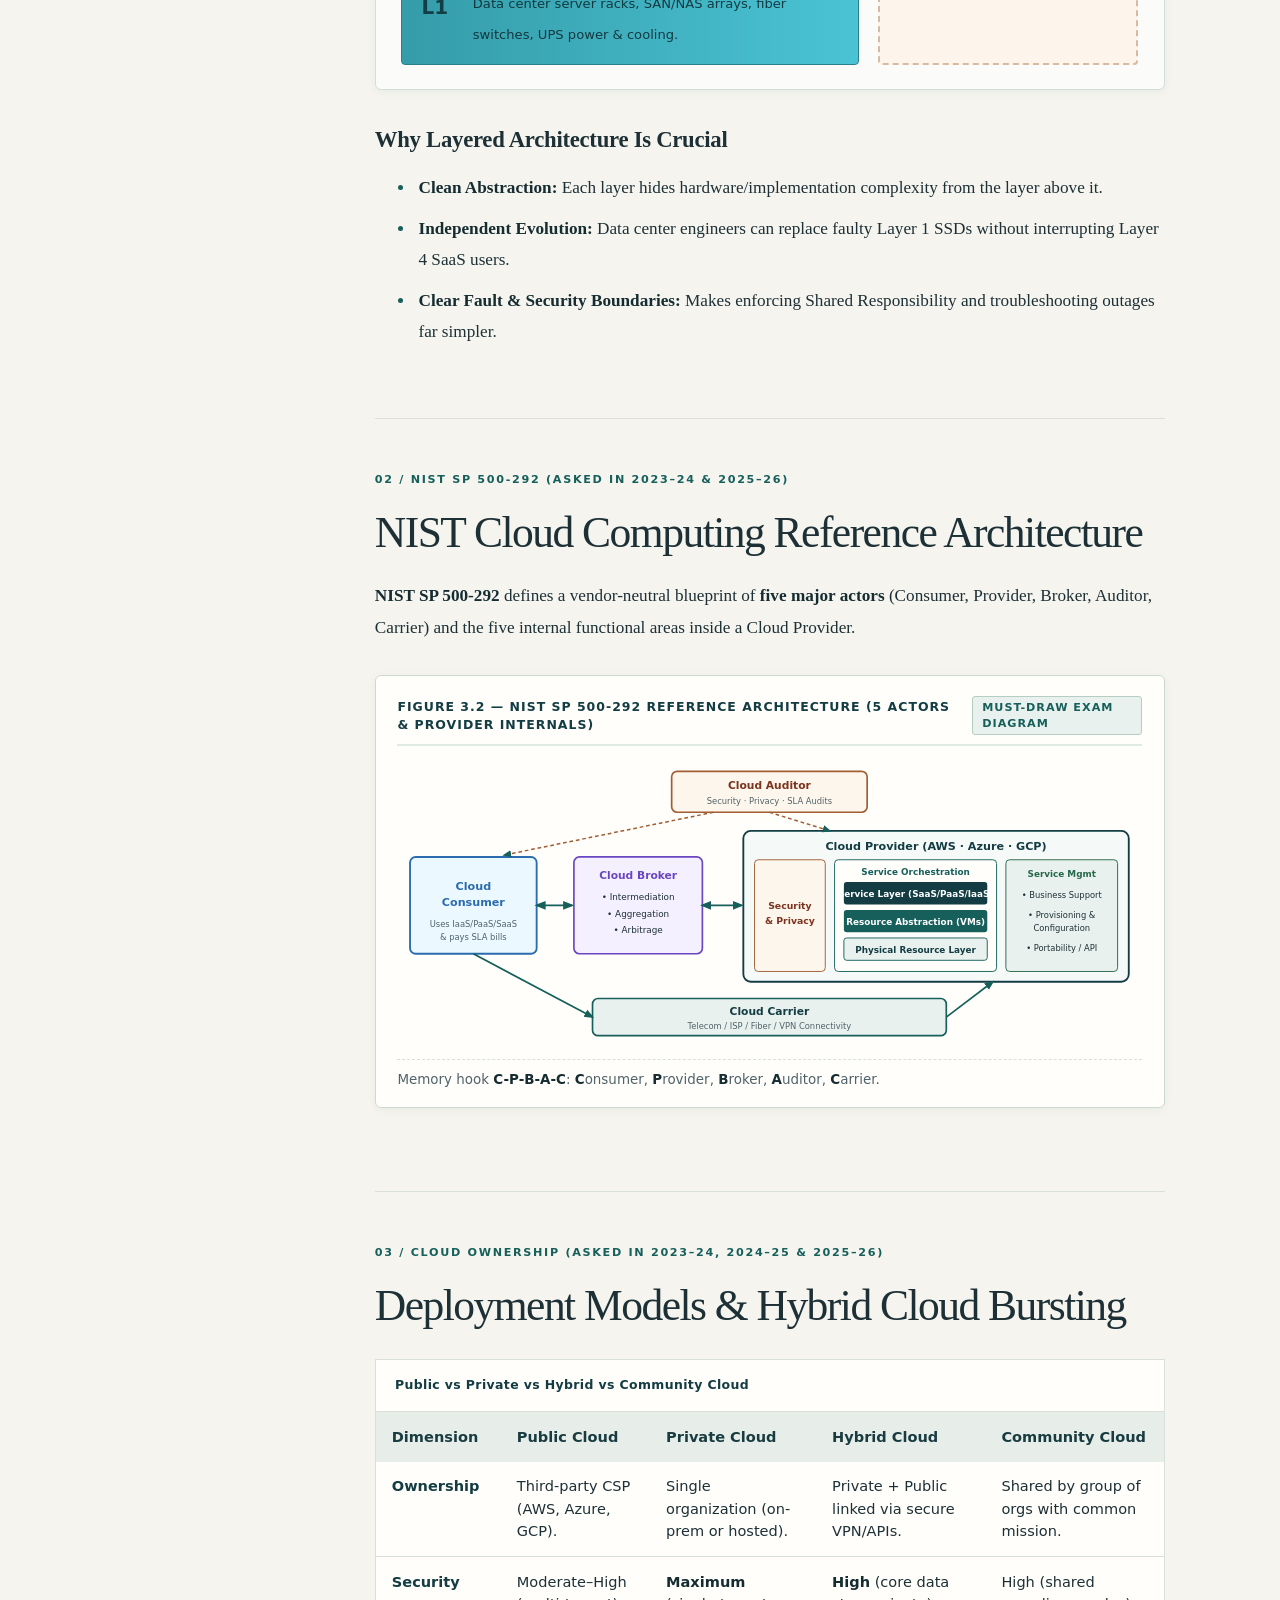
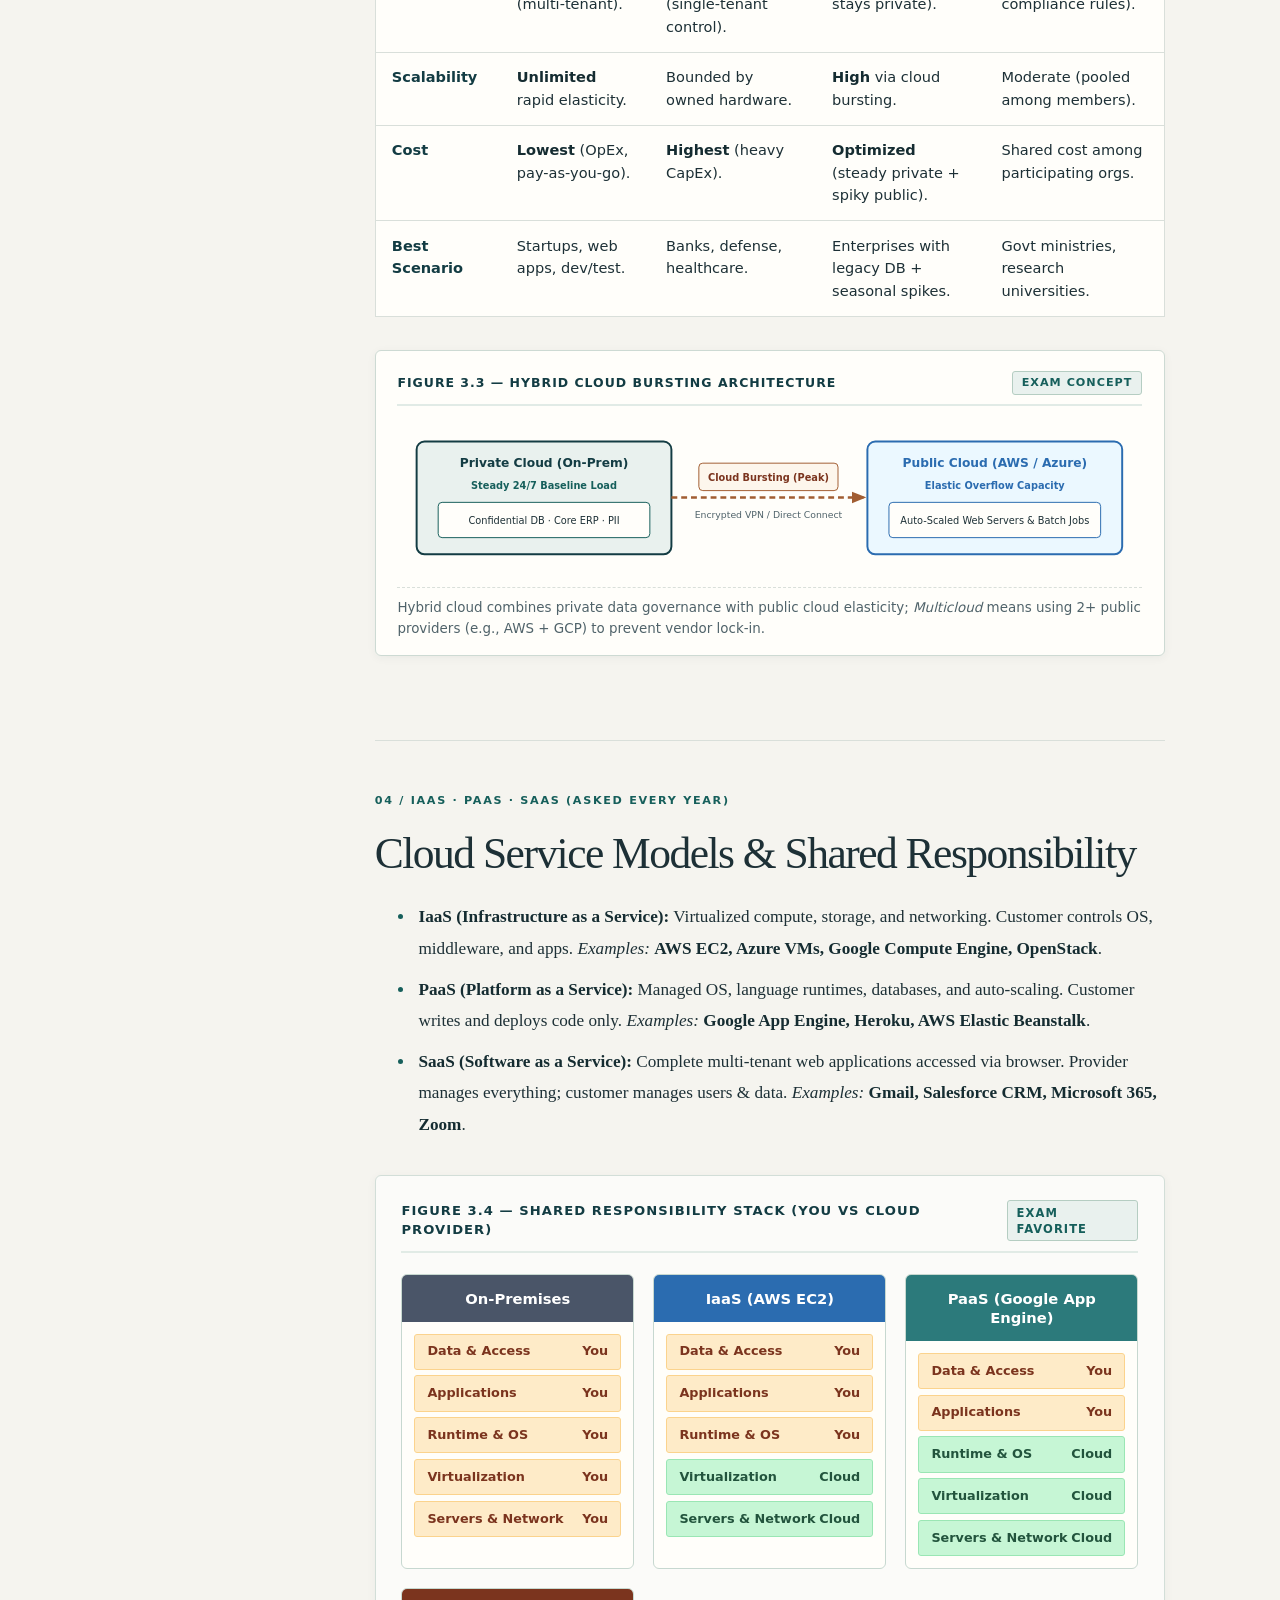
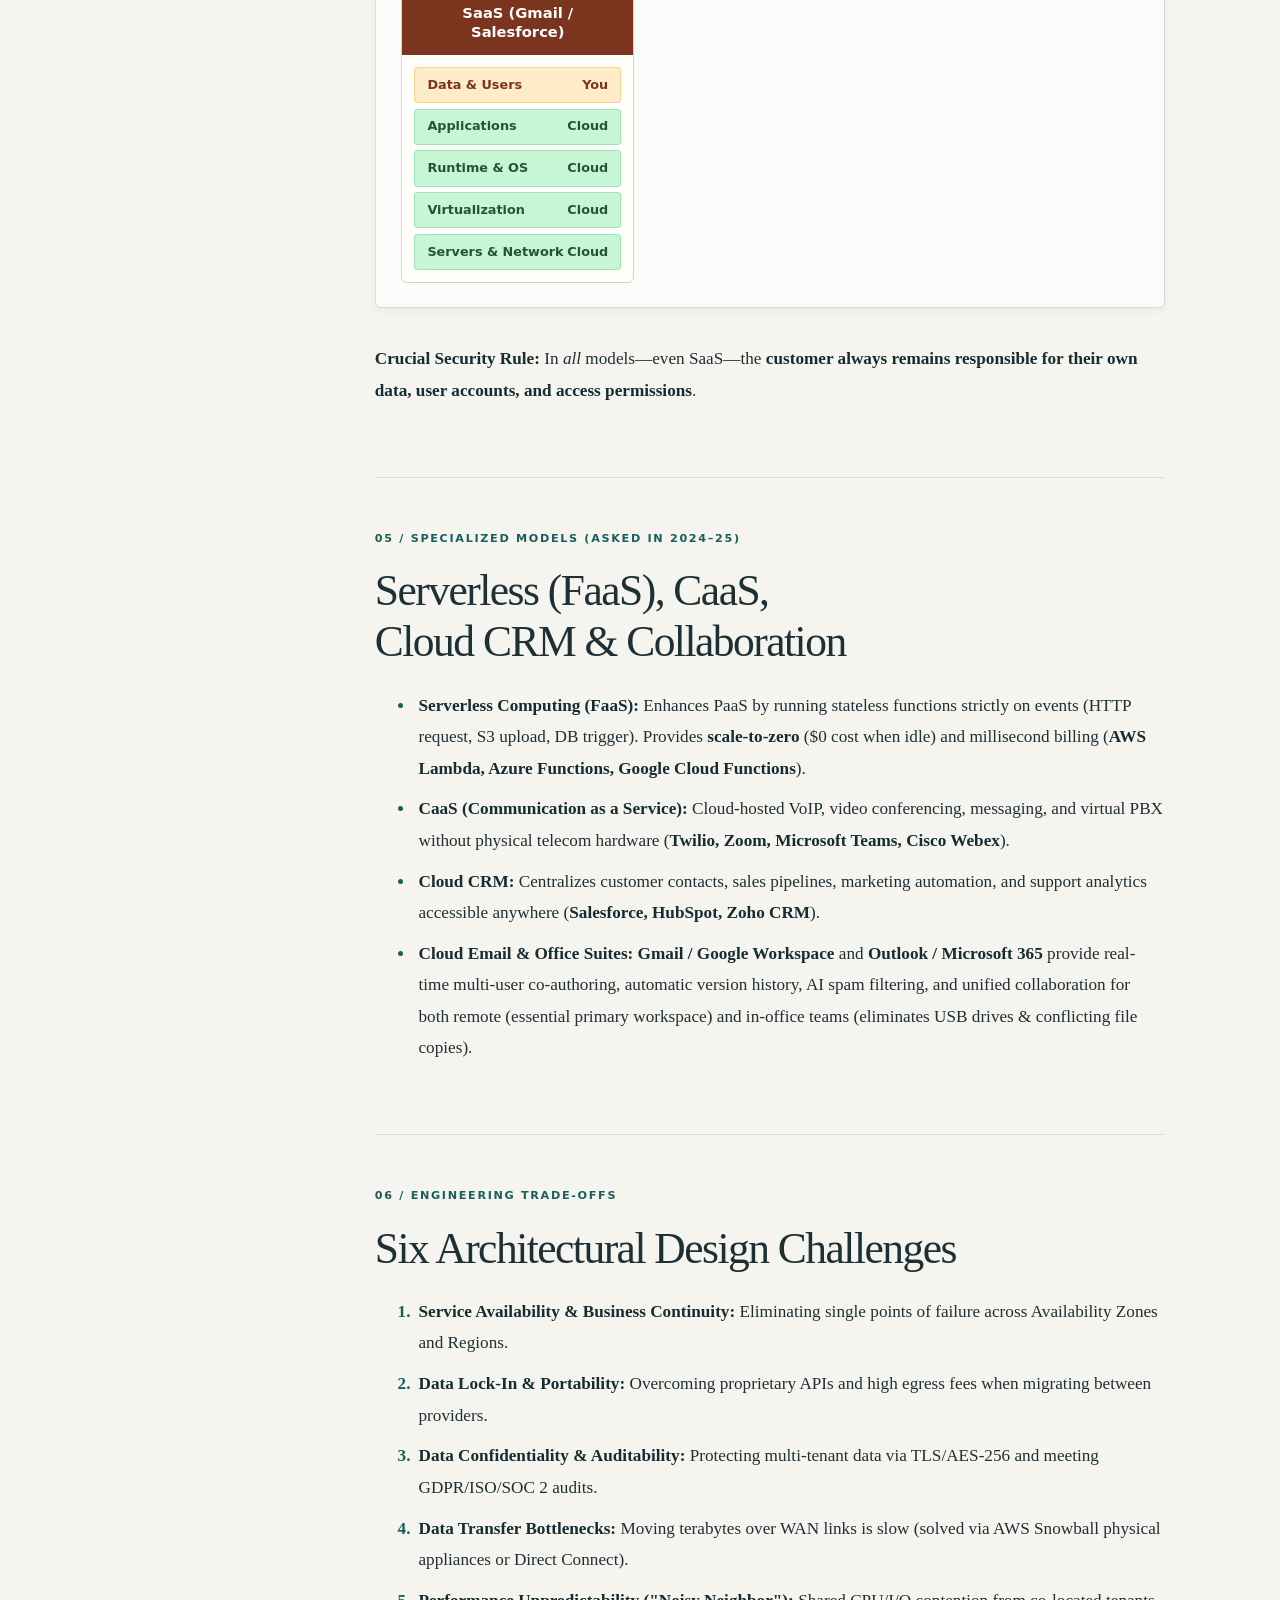
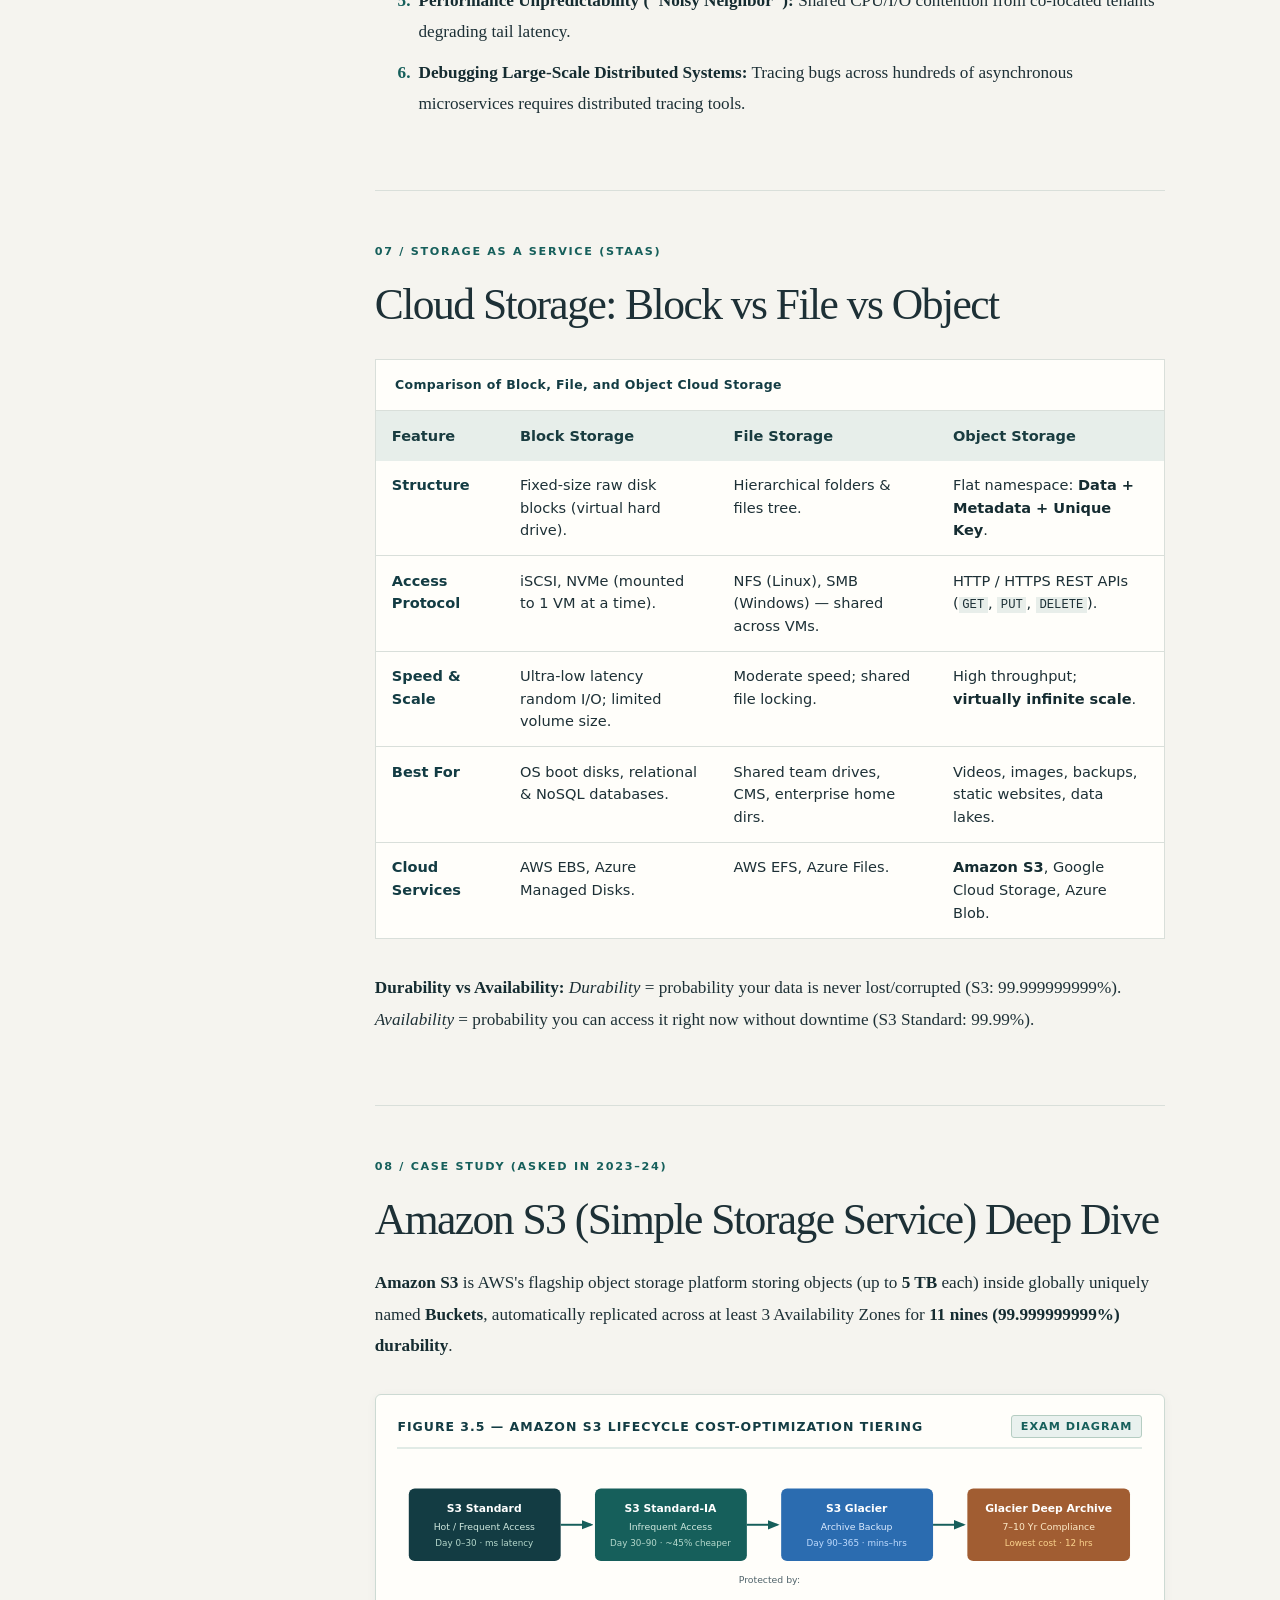
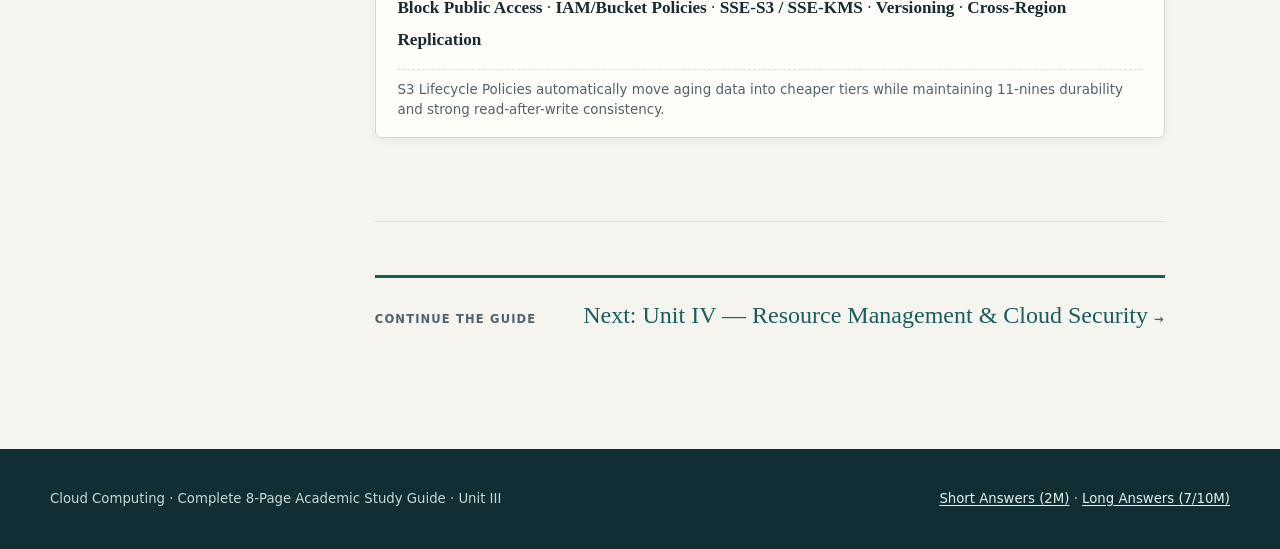
<file: unit3.html>
<!doctype html>
<html lang="en">
<head>
  <meta charset="utf-8">
  <meta name="viewport" content="width=device-width, initial-scale=1">
  <meta name="description" content="Comprehensive, exam-ready Unit III guide for Cloud Architecture, Services and Storage: 5-layer cloud architecture, NIST SP 500-292 reference architecture, deployment models, IaaS/PaaS/SaaS/CaaS/Serverless, cloud CRM and collaboration, architectural challenges, storage paradigms, and Amazon S3.">
  <title>Unit III — Cloud Architecture, Services &amp; Storage | Cloud Computing Study Guide</title>
  <link rel="stylesheet" href="styles.css">
</head>
<body>
  <div class="reading-progress-bar" id="reading-progress" aria-hidden="true"></div>
  <a class="skip-link" href="#content">Skip to content</a>

  <header class="site-header">
    <div class="container header-inner">
      <a class="brand" href="index.html" aria-label="Cloud Computing study guide overview">
        <span class="brand-kicker">ACADEMIC STUDY GUIDE / UNITS 01—05</span>
        <span class="brand-name">Cloud Computing</span>
      </a>
      <nav class="site-nav" aria-label="Primary navigation">
        <a href="index.html">Overview</a>
        <a href="unit1.html">Unit I</a>
        <a href="unit2.html">Unit II</a>
        <a href="unit3.html" aria-current="page">Unit III</a>
        <a href="unit4.html">Unit IV</a>
        <a href="unit5.html">Unit V</a>
        <a href="short-answers.html">Short Answers</a>
        <a href="long-answers.html">Long Answers</a>
      </nav>
    </div>
  </header>

  <main id="content">
    <section class="page-hero" aria-labelledby="page-title">
      <div class="container">
        <p class="eyebrow">Unit 03 / Architecture, Models &amp; Storage (CO3)</p>
        <h1 id="page-title">Cloud Architecture, Services &amp; Storage</h1>
        <p class="lead">Complete, diagram-rich Unit III study notes: 5-layer cloud design, NIST SP 500-292 5-actor reference architecture, Public/Private/Hybrid/Community clouds, IaaS/PaaS/SaaS/CaaS/Serverless, Cloud CRM &amp; collaboration, architectural challenges, Block/File/Object storage, and Amazon S3.</p>
        <div class="hero-meta" aria-label="Unit scope">
          <span>8 in-depth chapters</span>
          <span>5 Visual Architecture Diagrams · Decision Matrices · Amazon S3 Case Study</span>
        </div>
      </div>
    </section>

    <div class="container reading-layout">
      <aside class="page-sidebar" aria-label="On this page">
        <nav aria-label="Unit III chapters">
          <p>On this page</p>
          <ol>
            <li><a href="#layers">1. Layered Cloud Architecture</a></li>
            <li><a href="#nist">2. NIST Reference Architecture</a></li>
            <li><a href="#deployment">3. Deployment Models &amp; Bursting</a></li>
            <li><a href="#service-models">4. Service Models (IaaS/PaaS/SaaS)</a></li>
            <li><a href="#modern-services">5. Serverless, CaaS, CRM &amp; Collab</a></li>
            <li><a href="#challenges">6. Architectural Design Challenges</a></li>
            <li><a href="#storage">7. Cloud Storage Paradigms</a></li>
            <li><a href="#s3">8. Amazon S3 Deep Dive</a></li>
          </ol>
        </nav>
      </aside>

      <article class="prose" aria-label="Unit III guide">

        <!-- 01: LAYERED CLOUD ARCHITECTURE -->
        <section class="chapter" id="layers" aria-labelledby="layers-title">
          <p class="section-label">01 / System Stack (Asked in 2025–26)</p>
          <h2 id="layers-title">Layered Cloud Architecture Design</h2>
          <p>A cloud platform is engineered as a <strong>five-layer vertical stack</strong> (from physical hardware at the bottom to end-user devices at the top), reinforced by a <strong>cross-cutting management and security plane</strong> that governs every layer.</p>

          <div class="solid-diagram">
            <div class="solid-diagram-title">
              <span>Figure 3.1 — 5-Layer Cloud Architecture Stack</span>
              <span class="badge">Must-Draw Exam Diagram</span>
            </div>
            <div class="layered-cloud-box">
              <div class="layers-container">
                <div class="cloud-layer layer-5">
                  <span class="layer-num">L5</span>
                  <div class="layer-info">
                    <strong>Client / Access Layer</strong>
                    <span>Web browsers, mobile apps, thin clients, CLI/REST APIs connecting via HTTPS/TLS.</span>
                  </div>
                </div>
                <div class="cloud-layer layer-4">
                  <span class="layer-num">L4</span>
                  <div class="layer-info">
                    <strong>Application Layer (SaaS)</strong>
                    <span>Ready-to-use multi-tenant software: Gmail, Salesforce CRM, Microsoft 365, Zoom.</span>
                  </div>
                </div>
                <div class="cloud-layer layer-3">
                  <span class="layer-num">L3</span>
                  <div class="layer-info">
                    <strong>Platform Layer (PaaS)</strong>
                    <span>Managed runtimes, SDKs, databases, CI/CD, message queues (Google App Engine, Heroku).</span>
                  </div>
                </div>
                <div class="cloud-layer layer-2">
                  <span class="layer-num">L2</span>
                  <div class="layer-info">
                    <strong>Infrastructure &amp; Virtualization Layer (IaaS)</strong>
                    <span>Hypervisors (KVM, ESXi, Xen), VMs, containers, virtual storage (EBS) &amp; SDN/VPCs.</span>
                  </div>
                </div>
                <div class="cloud-layer layer-1">
                  <span class="layer-num">L1</span>
                  <div class="layer-info">
                    <strong>Physical / Hardware Layer</strong>
                    <span>Data center server racks, SAN/NAS arrays, fiber switches, UPS power &amp; cooling.</span>
                  </div>
                </div>
              </div>
              <div class="cross-cutting-sidebar">
                <h4>Cross-Cutting Plane</h4>
                <ul>
                  <li>Identity &amp; Access (IAM)</li>
                  <li>Encryption &amp; Firewalls</li>
                  <li>Monitoring &amp; Telemetry</li>
                  <li>Metering, Billing &amp; SLAs</li>
                  <li>Orchestration &amp; Autoscaling</li>
                </ul>
              </div>
            </div>
          </div>

          <h3>Why Layered Architecture Is Crucial</h3>
          <ul>
            <li><strong>Clean Abstraction:</strong> Each layer hides hardware/implementation complexity from the layer above it.</li>
            <li><strong>Independent Evolution:</strong> Data center engineers can replace faulty Layer 1 SSDs without interrupting Layer 4 SaaS users.</li>
            <li><strong>Clear Fault &amp; Security Boundaries:</strong> Makes enforcing Shared Responsibility and troubleshooting outages far simpler.</li>
          </ul>
        </section>

        <!-- 02: NIST REFERENCE ARCHITECTURE -->
        <section class="chapter" id="nist" aria-labelledby="nist-title">
          <p class="section-label">02 / NIST SP 500-292 (Asked in 2023–24 &amp; 2025–26)</p>
          <h2 id="nist-title">NIST Cloud Computing Reference Architecture</h2>
          <p><strong>NIST SP 500-292</strong> defines a vendor-neutral blueprint of <strong>five major actors</strong> (Consumer, Provider, Broker, Auditor, Carrier) and the five internal functional areas inside a Cloud Provider.</p>

          <figure class="svg-figure">
            <div class="svg-figure-header">
              <span>Figure 3.2 — NIST SP 500-292 Reference Architecture (5 Actors &amp; Provider Internals)</span>
              <span class="badge">Must-Draw Exam Diagram</span>
            </div>
            <svg viewBox="0 0 800 305" role="img" aria-label="NIST Cloud Computing Reference Architecture showing Consumer, Broker, Auditor, Carrier, and Provider with internal Orchestration, Management, Security and Privacy">
              <defs>
                <marker id="nArr" viewBox="0 0 10 10" refX="8" refY="5" markerWidth="6" markerHeight="6" orient="auto-start-reverse">
                  <path d="M 0 1 L 10 5 L 0 9 z" fill="#165f5b"/>
                </marker>
              </defs>
              <!-- Auditor Top -->
              <rect x="295" y="10" width="210" height="44" rx="6" fill="#fdf6ec" stroke="#a15d32" stroke-width="1.8"/>
              <text x="400" y="29" text-anchor="middle" fill="#7b341e" font-family="system-ui,sans-serif" font-size="11.5" font-weight="800">Cloud Auditor</text>
              <text x="400" y="45" text-anchor="middle" fill="#50636a" font-family="system-ui,sans-serif" font-size="9">Security · Privacy · SLA Audits</text>

              <!-- Consumer Left -->
              <rect x="14" y="102" width="136" height="104" rx="6" fill="#ebf8ff" stroke="#2b6cb0" stroke-width="2"/>
              <text x="82" y="138" text-anchor="middle" fill="#2b6cb0" font-family="system-ui,sans-serif" font-size="12" font-weight="800">Cloud</text>
              <text x="82" y="155" text-anchor="middle" fill="#2b6cb0" font-family="system-ui,sans-serif" font-size="12" font-weight="800">Consumer</text>
              <text x="82" y="177" text-anchor="middle" fill="#50636a" font-family="system-ui,sans-serif" font-size="9">Uses IaaS/PaaS/SaaS</text>
              <text x="82" y="191" text-anchor="middle" fill="#50636a" font-family="system-ui,sans-serif" font-size="9">&amp; pays SLA bills</text>

              <!-- Broker Middle -->
              <rect x="190" y="102" width="138" height="104" rx="6" fill="#f5f0ff" stroke="#6b46c1" stroke-width="1.8"/>
              <text x="259" y="126" text-anchor="middle" fill="#6b46c1" font-family="system-ui,sans-serif" font-size="11.5" font-weight="800">Cloud Broker</text>
              <text x="259" y="148" text-anchor="middle" fill="#1d3036" font-family="system-ui,sans-serif" font-size="9.5">• Intermediation</text>
              <text x="259" y="166" text-anchor="middle" fill="#1d3036" font-family="system-ui,sans-serif" font-size="9.5">• Aggregation</text>
              <text x="259" y="184" text-anchor="middle" fill="#1d3036" font-family="system-ui,sans-serif" font-size="9.5">• Arbitrage</text>

              <!-- Provider Right (Detailed) -->
              <rect x="372" y="74" width="414" height="162" rx="8" fill="#f5faf8" stroke="#133c43" stroke-width="2"/>
              <text x="579" y="95" text-anchor="middle" fill="#133c43" font-family="system-ui,sans-serif" font-size="12" font-weight="800">Cloud Provider (AWS · Azure · GCP)</text>

              <!-- Security & Privacy Left/Right inside provider -->
              <rect x="384" y="105" width="76" height="120" rx="4" fill="#fdf6ec" stroke="#a15d32"/>
              <text x="422" y="158" text-anchor="middle" fill="#7b341e" font-family="system-ui,sans-serif" font-size="10" font-weight="700">Security</text>
              <text x="422" y="174" text-anchor="middle" fill="#7b341e" font-family="system-ui,sans-serif" font-size="10" font-weight="700">&amp; Privacy</text>

              <!-- Orchestration stack -->
              <rect x="470" y="105" width="174" height="120" rx="4" fill="#fffefa" stroke="#165f5b"/>
              <text x="557" y="121" text-anchor="middle" fill="#165f5b" font-family="system-ui,sans-serif" font-size="9.5" font-weight="800">Service Orchestration</text>
              <rect x="480" y="129" width="154" height="24" rx="3" fill="#133c43"/><text x="557" y="145" text-anchor="middle" fill="#fff" font-family="system-ui,sans-serif" font-size="9.5" font-weight="700">Service Layer (SaaS/PaaS/IaaS)</text>
              <rect x="480" y="159" width="154" height="24" rx="3" fill="#165f5b"/><text x="557" y="175" text-anchor="middle" fill="#fff" font-family="system-ui,sans-serif" font-size="9.5" font-weight="700">Resource Abstraction (VMs)</text>
              <rect x="480" y="189" width="154" height="24" rx="3" fill="#e9f1ee" stroke="#165f5b"/><text x="557" y="205" text-anchor="middle" fill="#133c43" font-family="system-ui,sans-serif" font-size="9.5" font-weight="700">Physical Resource Layer</text>

              <!-- Cloud Service Mgmt -->
              <rect x="654" y="105" width="120" height="120" rx="4" fill="#e9f1ee" stroke="#276749"/>
              <text x="714" y="123" text-anchor="middle" fill="#276749" font-family="system-ui,sans-serif" font-size="9.5" font-weight="800">Service Mgmt</text>
              <text x="714" y="146" text-anchor="middle" fill="#1d3036" font-family="system-ui,sans-serif" font-size="9">• Business Support</text>
              <text x="714" y="168" text-anchor="middle" fill="#1d3036" font-family="system-ui,sans-serif" font-size="9">• Provisioning &amp;</text>
              <text x="714" y="181" text-anchor="middle" fill="#1d3036" font-family="system-ui,sans-serif" font-size="9">Configuration</text>
              <text x="714" y="203" text-anchor="middle" fill="#1d3036" font-family="system-ui,sans-serif" font-size="9">• Portability / API</text>

              <!-- Carrier Bottom -->
              <rect x="210" y="254" width="380" height="40" rx="6" fill="#e9f1ee" stroke="#165f5b" stroke-width="1.8"/>
              <text x="400" y="272" text-anchor="middle" fill="#133c43" font-family="system-ui,sans-serif" font-size="11.5" font-weight="800">Cloud Carrier</text>
              <text x="400" y="287" text-anchor="middle" fill="#50636a" font-family="system-ui,sans-serif" font-size="9">Telecom / ISP / Fiber / VPN Connectivity</text>

              <!-- Arrows -->
              <line x1="150" y1="154" x2="188" y2="154" stroke="#165f5b" stroke-width="2" marker-end="url(#nArr)" marker-start="url(#nArr)"/>
              <line x1="328" y1="154" x2="370" y2="154" stroke="#165f5b" stroke-width="2" marker-end="url(#nArr)" marker-start="url(#nArr)"/>
              <line x1="400" y1="54" x2="465" y2="74" stroke="#a15d32" stroke-width="1.6" stroke-dasharray="4 3" marker-end="url(#nArr)"/>
              <line x1="340" y1="54" x2="115" y2="100" stroke="#a15d32" stroke-width="1.6" stroke-dasharray="4 3" marker-end="url(#nArr)"/>
              <line x1="82" y1="206" x2="210" y2="274" stroke="#165f5b" stroke-width="1.8" marker-end="url(#nArr)"/>
              <line x1="590" y1="274" x2="640" y2="236" stroke="#165f5b" stroke-width="1.8" marker-end="url(#nArr)"/>
            </svg>
            <figcaption>Memory hook <strong>C-P-B-A-C</strong>: <strong>C</strong>onsumer, <strong>P</strong>rovider, <strong>B</strong>roker, <strong>A</strong>uditor, <strong>C</strong>arrier.</figcaption>
          </figure>
        </section>

        <!-- 03: DEPLOYMENT MODELS -->
        <section class="chapter" id="deployment" aria-labelledby="deployment-title">
          <p class="section-label">03 / Cloud Ownership (Asked in 2023–24, 2024–25 &amp; 2025–26)</p>
          <h2 id="deployment-title">Deployment Models &amp; Hybrid Cloud Bursting</h2>

          <div class="table-wrap">
            <table>
              <caption>Public vs Private vs Hybrid vs Community Cloud</caption>
              <thead>
                <tr><th scope="col">Dimension</th><th scope="col">Public Cloud</th><th scope="col">Private Cloud</th><th scope="col">Hybrid Cloud</th><th scope="col">Community Cloud</th></tr>
              </thead>
              <tbody>
                <tr><th scope="row">Ownership</th><td>Third-party CSP (AWS, Azure, GCP).</td><td>Single organization (on-prem or hosted).</td><td>Private + Public linked via secure VPN/APIs.</td><td>Shared by group of orgs with common mission.</td></tr>
                <tr><th scope="row">Security</th><td>Moderate–High (multi-tenant).</td><td><strong>Maximum</strong> (single-tenant control).</td><td><strong>High</strong> (core data stays private).</td><td>High (shared compliance rules).</td></tr>
                <tr><th scope="row">Scalability</th><td><strong>Unlimited</strong> rapid elasticity.</td><td>Bounded by owned hardware.</td><td><strong>High</strong> via cloud bursting.</td><td>Moderate (pooled among members).</td></tr>
                <tr><th scope="row">Cost</th><td><strong>Lowest</strong> (OpEx, pay-as-you-go).</td><td><strong>Highest</strong> (heavy CapEx).</td><td><strong>Optimized</strong> (steady private + spiky public).</td><td>Shared cost among participating orgs.</td></tr>
                <tr><th scope="row">Best Scenario</th><td>Startups, web apps, dev/test.</td><td>Banks, defense, healthcare.</td><td>Enterprises with legacy DB + seasonal spikes.</td><td>Govt ministries, research universities.</td></tr>
              </tbody>
            </table>
          </div>

          <figure class="svg-figure">
            <div class="svg-figure-header">
              <span>Figure 3.3 — Hybrid Cloud Bursting Architecture</span>
              <span class="badge">Exam Concept</span>
            </div>
            <svg viewBox="0 0 760 155" role="img" aria-label="Hybrid cloud bursting showing steady workload on Private Cloud overflowing through encrypted VPN to Public Cloud during peak demand">
              <defs>
                <marker id="hbArr" viewBox="0 0 10 10" refX="8" refY="5" markerWidth="6" markerHeight="6" orient="auto-start-reverse">
                  <path d="M 0 1 L 10 5 L 0 9 z" fill="#a15d32"/>
                </marker>
              </defs>
              <rect x="20" y="20" width="260" height="115" rx="8" fill="#e9f1ee" stroke="#133c43" stroke-width="2"/>
              <text x="150" y="46" text-anchor="middle" fill="#133c43" font-family="system-ui,sans-serif" font-size="12.5" font-weight="800">Private Cloud (On-Prem)</text>
              <text x="150" y="68" text-anchor="middle" fill="#165f5b" font-family="system-ui,sans-serif" font-size="10" font-weight="700">Steady 24/7 Baseline Load</text>
              <rect x="42" y="82" width="216" height="36" rx="4" fill="#fffefa" stroke="#165f5b"/>
              <text x="150" y="104" text-anchor="middle" fill="#1d3036" font-family="system-ui,sans-serif" font-size="10">Confidential DB · Core ERP · PII</text>

              <line x1="280" y1="77" x2="476" y2="77" stroke="#a15d32" stroke-width="2.5" stroke-dasharray="6 4" marker-end="url(#hbArr)"/>
              <rect x="308" y="42" width="142" height="28" rx="4" fill="#fdf6ec" stroke="#a15d32"/>
              <text x="379" y="60" text-anchor="middle" fill="#7b341e" font-family="system-ui,sans-serif" font-size="10" font-weight="700">Cloud Bursting (Peak)</text>
              <text x="379" y="98" text-anchor="middle" fill="#50636a" font-family="system-ui,sans-serif" font-size="9.5">Encrypted VPN / Direct Connect</text>

              <rect x="480" y="20" width="260" height="115" rx="8" fill="#ebf8ff" stroke="#2b6cb0" stroke-width="2"/>
              <text x="610" y="46" text-anchor="middle" fill="#2b6cb0" font-family="system-ui,sans-serif" font-size="12.5" font-weight="800">Public Cloud (AWS / Azure)</text>
              <text x="610" y="68" text-anchor="middle" fill="#2b6cb0" font-family="system-ui,sans-serif" font-size="10" font-weight="700">Elastic Overflow Capacity</text>
              <rect x="502" y="82" width="216" height="36" rx="4" fill="#fffefa" stroke="#2b6cb0"/>
              <text x="610" y="104" text-anchor="middle" fill="#1d3036" font-family="system-ui,sans-serif" font-size="10">Auto-Scaled Web Servers &amp; Batch Jobs</text>
            </svg>
            <figcaption>Hybrid cloud combines private data governance with public cloud elasticity; <em>Multicloud</em> means using 2+ public providers (e.g., AWS + GCP) to prevent vendor lock-in.</figcaption>
          </figure>
        </section>

        <!-- 04: SERVICE MODELS -->
        <section class="chapter" id="service-models" aria-labelledby="service-models-title">
          <p class="section-label">04 / IaaS · PaaS · SaaS (Asked Every Year)</p>
          <h2 id="service-models-title">Cloud Service Models &amp; Shared Responsibility</h2>
          <ul>
            <li><strong>IaaS (Infrastructure as a Service):</strong> Virtualized compute, storage, and networking. Customer controls OS, middleware, and apps. <em>Examples:</em> <strong>AWS EC2, Azure VMs, Google Compute Engine, OpenStack</strong>.</li>
            <li><strong>PaaS (Platform as a Service):</strong> Managed OS, language runtimes, databases, and auto-scaling. Customer writes and deploys code only. <em>Examples:</em> <strong>Google App Engine, Heroku, AWS Elastic Beanstalk</strong>.</li>
            <li><strong>SaaS (Software as a Service):</strong> Complete multi-tenant web applications accessed via browser. Provider manages everything; customer manages users &amp; data. <em>Examples:</em> <strong>Gmail, Salesforce CRM, Microsoft 365, Zoom</strong>.</li>
          </ul>

          <div class="solid-diagram">
            <div class="solid-diagram-title">
              <span>Figure 3.4 — Shared Responsibility Stack (You vs Cloud Provider)</span>
              <span class="badge">Exam Favorite</span>
            </div>
            <div class="stack-comparison">
              <div class="stack-column">
                <div class="stack-header onprem">On-Premises</div>
                <div class="stack-layers">
                  <div class="stack-layer-item layer-you"><span>Data &amp; Access</span><span>You</span></div>
                  <div class="stack-layer-item layer-you"><span>Applications</span><span>You</span></div>
                  <div class="stack-layer-item layer-you"><span>Runtime &amp; OS</span><span>You</span></div>
                  <div class="stack-layer-item layer-you"><span>Virtualization</span><span>You</span></div>
                  <div class="stack-layer-item layer-you"><span>Servers &amp; Network</span><span>You</span></div>
                </div>
              </div>
              <div class="stack-column">
                <div class="stack-header iaas">IaaS (AWS EC2)</div>
                <div class="stack-layers">
                  <div class="stack-layer-item layer-you"><span>Data &amp; Access</span><span>You</span></div>
                  <div class="stack-layer-item layer-you"><span>Applications</span><span>You</span></div>
                  <div class="stack-layer-item layer-you"><span>Runtime &amp; OS</span><span>You</span></div>
                  <div class="stack-layer-item layer-cloud"><span>Virtualization</span><span>Cloud</span></div>
                  <div class="stack-layer-item layer-cloud"><span>Servers &amp; Network</span><span>Cloud</span></div>
                </div>
              </div>
              <div class="stack-column">
                <div class="stack-header paas">PaaS (Google App Engine)</div>
                <div class="stack-layers">
                  <div class="stack-layer-item layer-you"><span>Data &amp; Access</span><span>You</span></div>
                  <div class="stack-layer-item layer-you"><span>Applications</span><span>You</span></div>
                  <div class="stack-layer-item layer-cloud"><span>Runtime &amp; OS</span><span>Cloud</span></div>
                  <div class="stack-layer-item layer-cloud"><span>Virtualization</span><span>Cloud</span></div>
                  <div class="stack-layer-item layer-cloud"><span>Servers &amp; Network</span><span>Cloud</span></div>
                </div>
              </div>
              <div class="stack-column">
                <div class="stack-header saas">SaaS (Gmail / Salesforce)</div>
                <div class="stack-layers">
                  <div class="stack-layer-item layer-you"><span>Data &amp; Users</span><span>You</span></div>
                  <div class="stack-layer-item layer-cloud"><span>Applications</span><span>Cloud</span></div>
                  <div class="stack-layer-item layer-cloud"><span>Runtime &amp; OS</span><span>Cloud</span></div>
                  <div class="stack-layer-item layer-cloud"><span>Virtualization</span><span>Cloud</span></div>
                  <div class="stack-layer-item layer-cloud"><span>Servers &amp; Network</span><span>Cloud</span></div>
                </div>
              </div>
            </div>
          </div>
          <p><strong>Crucial Security Rule:</strong> In <em>all</em> models—even SaaS—the <strong>customer always remains responsible for their own data, user accounts, and access permissions</strong>.</p>
        </section>

        <!-- 05: MODERN SERVICES -->
        <section class="chapter" id="modern-services" aria-labelledby="modern-title">
          <p class="section-label">05 / Specialized Models (Asked in 2024–25)</p>
          <h2 id="modern-title">Serverless (FaaS), CaaS, Cloud CRM &amp; Collaboration</h2>
          <ul>
            <li><strong>Serverless Computing (FaaS):</strong> Enhances PaaS by running stateless functions strictly on events (HTTP request, S3 upload, DB trigger). Provides <strong>scale-to-zero</strong> ($0 cost when idle) and millisecond billing (<strong>AWS Lambda, Azure Functions, Google Cloud Functions</strong>).</li>
            <li><strong>CaaS (Communication as a Service):</strong> Cloud-hosted VoIP, video conferencing, messaging, and virtual PBX without physical telecom hardware (<strong>Twilio, Zoom, Microsoft Teams, Cisco Webex</strong>).</li>
            <li><strong>Cloud CRM:</strong> Centralizes customer contacts, sales pipelines, marketing automation, and support analytics accessible anywhere (<strong>Salesforce, HubSpot, Zoho CRM</strong>).</li>
            <li><strong>Cloud Email &amp; Office Suites:</strong> <strong>Gmail / Google Workspace</strong> and <strong>Outlook / Microsoft 365</strong> provide real-time multi-user co-authoring, automatic version history, AI spam filtering, and unified collaboration for both remote (essential primary workspace) and in-office teams (eliminates USB drives &amp; conflicting file copies).</li>
          </ul>
        </section>

        <!-- 06: ARCHITECTURAL CHALLENGES -->
        <section class="chapter" id="challenges" aria-labelledby="challenges-title">
          <p class="section-label">06 / Engineering Trade-Offs</p>
          <h2 id="challenges-title">Six Architectural Design Challenges</h2>
          <ol>
            <li><strong>Service Availability &amp; Business Continuity:</strong> Eliminating single points of failure across Availability Zones and Regions.</li>
            <li><strong>Data Lock-In &amp; Portability:</strong> Overcoming proprietary APIs and high egress fees when migrating between providers.</li>
            <li><strong>Data Confidentiality &amp; Auditability:</strong> Protecting multi-tenant data via TLS/AES-256 and meeting GDPR/ISO/SOC 2 audits.</li>
            <li><strong>Data Transfer Bottlenecks:</strong> Moving terabytes over WAN links is slow (solved via AWS Snowball physical appliances or Direct Connect).</li>
            <li><strong>Performance Unpredictability ("Noisy Neighbor"):</strong> Shared CPU/I/O contention from co-located tenants degrading tail latency.</li>
            <li><strong>Debugging Large-Scale Distributed Systems:</strong> Tracing bugs across hundreds of asynchronous microservices requires distributed tracing tools.</li>
          </ol>
        </section>

        <!-- 07: CLOUD STORAGE -->
        <section class="chapter" id="storage" aria-labelledby="storage-title">
          <p class="section-label">07 / Storage as a Service (STaaS)</p>
          <h2 id="storage-title">Cloud Storage: Block vs File vs Object</h2>
          <div class="table-wrap">
            <table>
              <caption>Comparison of Block, File, and Object Cloud Storage</caption>
              <thead>
                <tr><th scope="col">Feature</th><th scope="col">Block Storage</th><th scope="col">File Storage</th><th scope="col">Object Storage</th></tr>
              </thead>
              <tbody>
                <tr><th scope="row">Structure</th><td>Fixed-size raw disk blocks (virtual hard drive).</td><td>Hierarchical folders &amp; files tree.</td><td>Flat namespace: <strong>Data + Metadata + Unique Key</strong>.</td></tr>
                <tr><th scope="row">Access Protocol</th><td>iSCSI, NVMe (mounted to 1 VM at a time).</td><td>NFS (Linux), SMB (Windows) — shared across VMs.</td><td>HTTP / HTTPS REST APIs (<code>GET</code>, <code>PUT</code>, <code>DELETE</code>).</td></tr>
                <tr><th scope="row">Speed &amp; Scale</th><td>Ultra-low latency random I/O; limited volume size.</td><td>Moderate speed; shared file locking.</td><td>High throughput; <strong>virtually infinite scale</strong>.</td></tr>
                <tr><th scope="row">Best For</th><td>OS boot disks, relational &amp; NoSQL databases.</td><td>Shared team drives, CMS, enterprise home dirs.</td><td>Videos, images, backups, static websites, data lakes.</td></tr>
                <tr><th scope="row">Cloud Services</th><td>AWS EBS, Azure Managed Disks.</td><td>AWS EFS, Azure Files.</td><td><strong>Amazon S3</strong>, Google Cloud Storage, Azure Blob.</td></tr>
              </tbody>
            </table>
          </div>
          <p><strong>Durability vs Availability:</strong> <em>Durability</em> = probability your data is never lost/corrupted (S3: 99.999999999%). <em>Availability</em> = probability you can access it right now without downtime (S3 Standard: 99.99%).</p>
        </section>

        <!-- 08: AMAZON S3 -->
        <section class="chapter" id="s3" aria-labelledby="s3-title">
          <p class="section-label">08 / Case Study (Asked in 2023–24)</p>
          <h2 id="s3-title">Amazon S3 (Simple Storage Service) Deep Dive</h2>
          <p><strong>Amazon S3</strong> is AWS's flagship object storage platform storing objects (up to <strong>5 TB</strong> each) inside globally uniquely named <strong>Buckets</strong>, automatically replicated across at least 3 Availability Zones for <strong>11 nines (99.999999999%) durability</strong>.</p>

          <figure class="svg-figure">
            <div class="svg-figure-header">
              <span>Figure 3.5 — Amazon S3 Lifecycle Cost-Optimization Tiering</span>
              <span class="badge">Exam Diagram</span>
            </div>
            <svg viewBox="0 0 760 130" role="img" aria-label="Amazon S3 lifecycle transitions from S3 Standard to Standard-IA to Glacier Flexible Retrieval to Glacier Deep Archive">
              <defs>
                <marker id="s3Arr" viewBox="0 0 10 10" refX="8" refY="5" markerWidth="6" markerHeight="6" orient="auto-start-reverse">
                  <path d="M 0 1 L 10 5 L 0 9 z" fill="#165f5b"/>
                </marker>
              </defs>
              <rect x="12" y="24" width="155" height="74" rx="6" fill="#133c43"/>
              <text x="89" y="48" text-anchor="middle" fill="#fff" font-family="system-ui,sans-serif" font-size="11" font-weight="800">S3 Standard</text>
              <text x="89" y="66" text-anchor="middle" fill="#cfe8df" font-family="system-ui,sans-serif" font-size="9.5">Hot / Frequent Access</text>
              <text x="89" y="83" text-anchor="middle" fill="#b5d8cc" font-family="system-ui,sans-serif" font-size="9">Day 0–30 · ms latency</text>

              <line x1="167" y1="61" x2="198" y2="61" stroke="#165f5b" stroke-width="2" marker-end="url(#s3Arr)"/>

              <rect x="202" y="24" width="155" height="74" rx="6" fill="#165f5b"/>
              <text x="279" y="48" text-anchor="middle" fill="#fff" font-family="system-ui,sans-serif" font-size="11" font-weight="800">S3 Standard-IA</text>
              <text x="279" y="66" text-anchor="middle" fill="#cfe8df" font-family="system-ui,sans-serif" font-size="9.5">Infrequent Access</text>
              <text x="279" y="83" text-anchor="middle" fill="#b5d8cc" font-family="system-ui,sans-serif" font-size="9">Day 30–90 · ~45% cheaper</text>

              <line x1="357" y1="61" x2="388" y2="61" stroke="#165f5b" stroke-width="2" marker-end="url(#s3Arr)"/>

              <rect x="392" y="24" width="155" height="74" rx="6" fill="#2b6cb0"/>
              <text x="469" y="48" text-anchor="middle" fill="#fff" font-family="system-ui,sans-serif" font-size="11" font-weight="800">S3 Glacier</text>
              <text x="469" y="66" text-anchor="middle" fill="#dbeafe" font-family="system-ui,sans-serif" font-size="9.5">Archive Backup</text>
              <text x="469" y="83" text-anchor="middle" fill="#bfdbfe" font-family="system-ui,sans-serif" font-size="9">Day 90–365 · mins–hrs</text>

              <line x1="547" y1="61" x2="578" y2="61" stroke="#165f5b" stroke-width="2" marker-end="url(#s3Arr)"/>

              <rect x="582" y="24" width="166" height="74" rx="6" fill="#a15d32"/>
              <text x="665" y="48" text-anchor="middle" fill="#fff" font-family="system-ui,sans-serif" font-size="11" font-weight="800">Glacier Deep Archive</text>
              <text x="665" y="66" text-anchor="middle" fill="#feebc8" font-family="system-ui,sans-serif" font-size="9.5">7–10 Yr Compliance</text>
              <text x="665" y="83" text-anchor="middle" fill="#fbd38d" font-family="system-ui,sans-serif" font-size="9">Lowest cost · 12 hrs</text>

              <text x="380" y="120" text-anchor="middle" fill="#50636a" font-family="system-ui,sans-serif" font-size="9.5">Protected by: <strong>Block Public Access</strong> · <strong>IAM/Bucket Policies</strong> · <strong>SSE-S3 / SSE-KMS</strong> · <strong>Versioning</strong> · <strong>Cross-Region Replication</strong></text>
            </svg>
            <figcaption>S3 Lifecycle Policies automatically move aging data into cheaper tiers while maintaining 11-nines durability and strong read-after-write consistency.</figcaption>
          </figure>
        </section>

        <section class="next-section" aria-label="Next unit">
          <p>Continue the guide</p>
          <a href="unit4.html">Next: Unit IV — Resource Management &amp; Cloud Security <span aria-hidden="true">→</span></a>
        </section>
      </article>
    </div>
  </main>

  <footer class="site-footer">
    <div class="container">
      <p>Cloud Computing · Complete 8-Page Academic Study Guide · Unit III</p>
      <p><a href="short-answers.html">Short Answers (2M)</a> · <a href="long-answers.html">Long Answers (7/10M)</a></p>
    </div>
  </footer>

  <button id="back-to-top" class="back-to-top" aria-label="Back to top" title="Back to top">↑</button>
  <script src="site.js"></script>
</body>
</html>
</file>
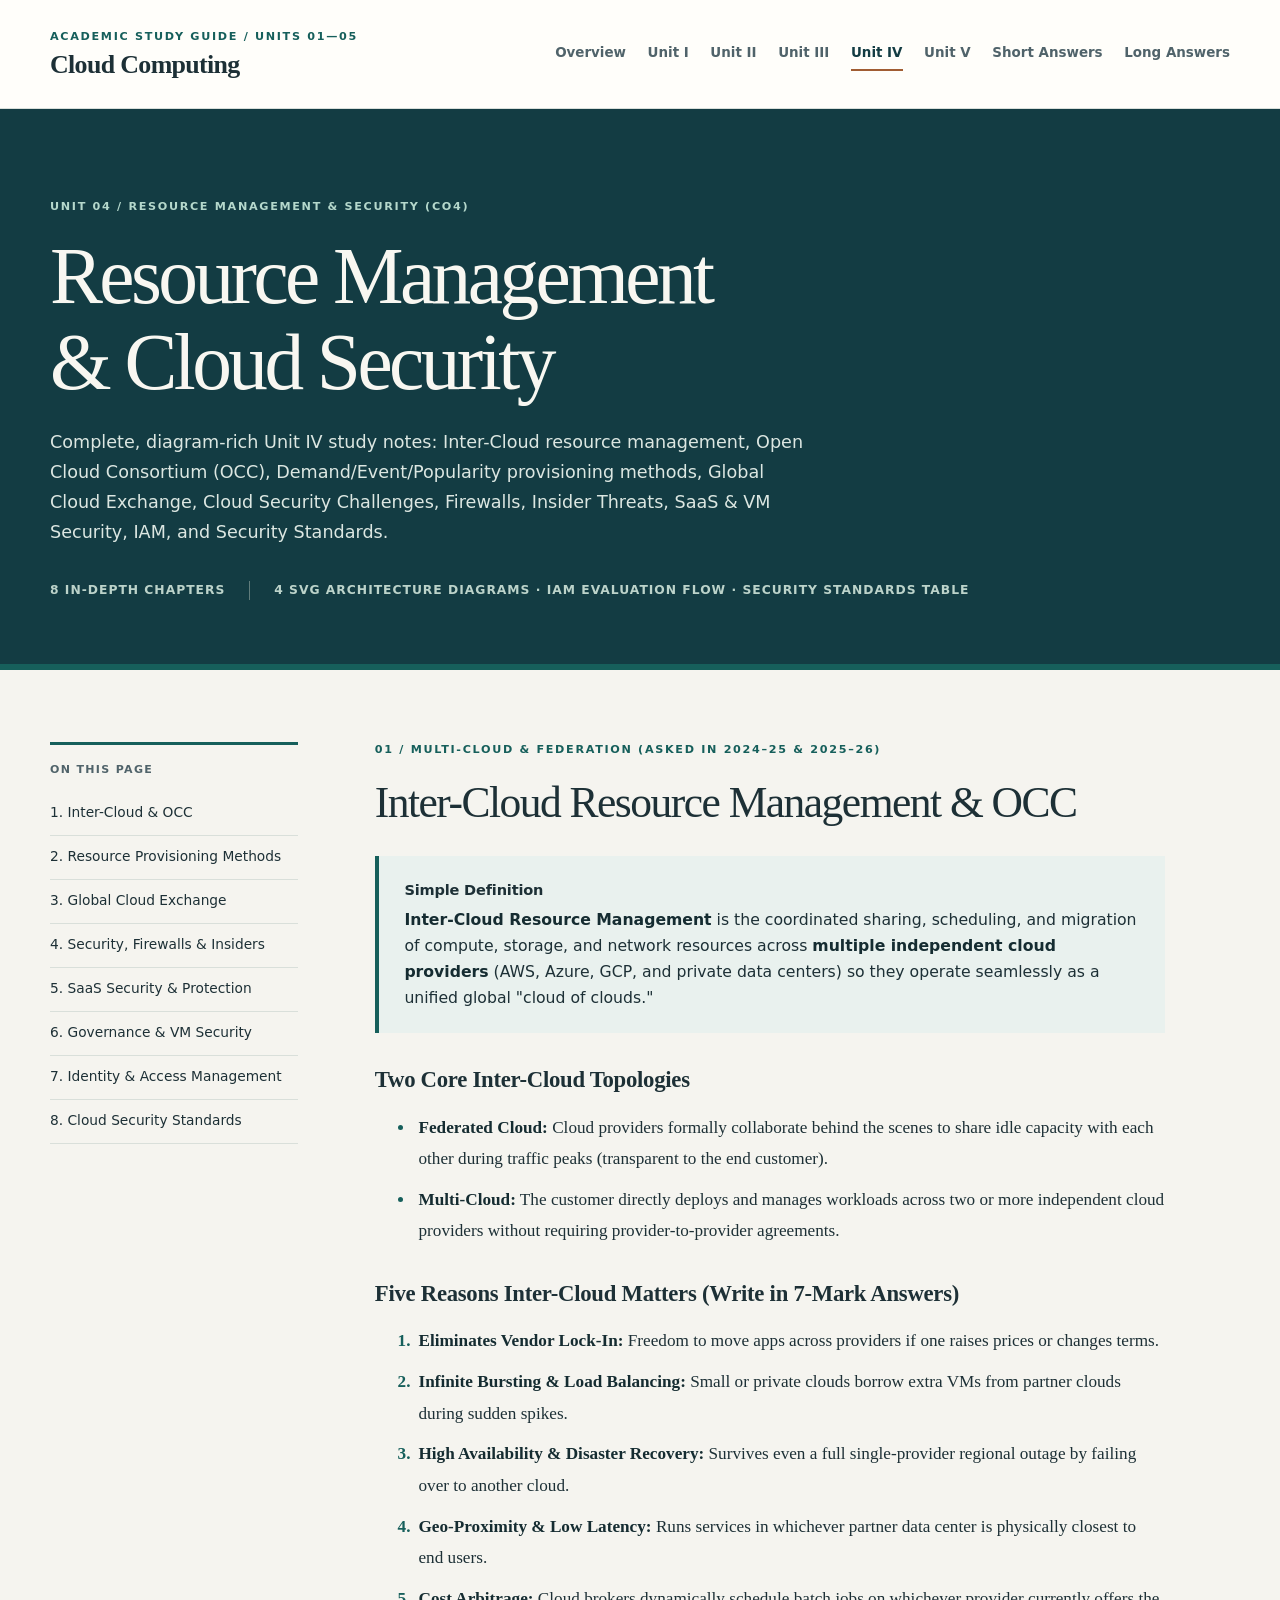
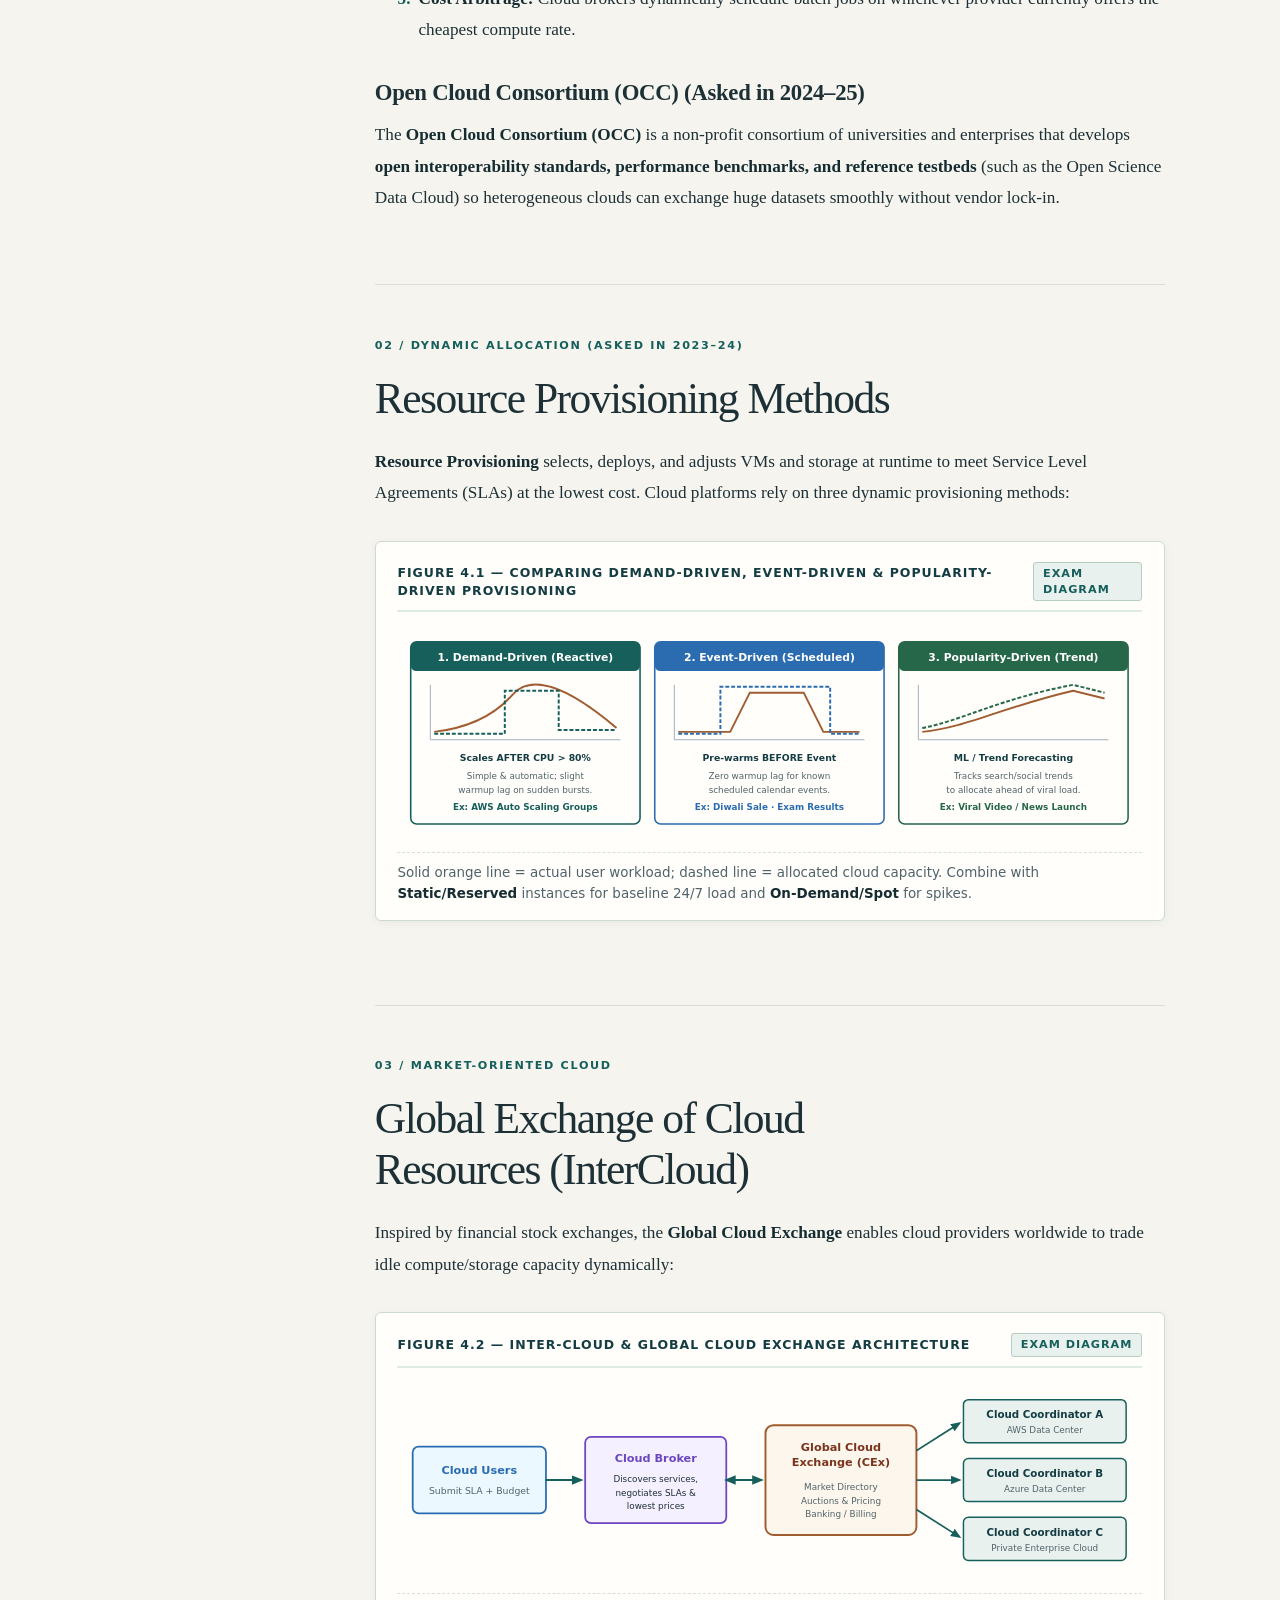
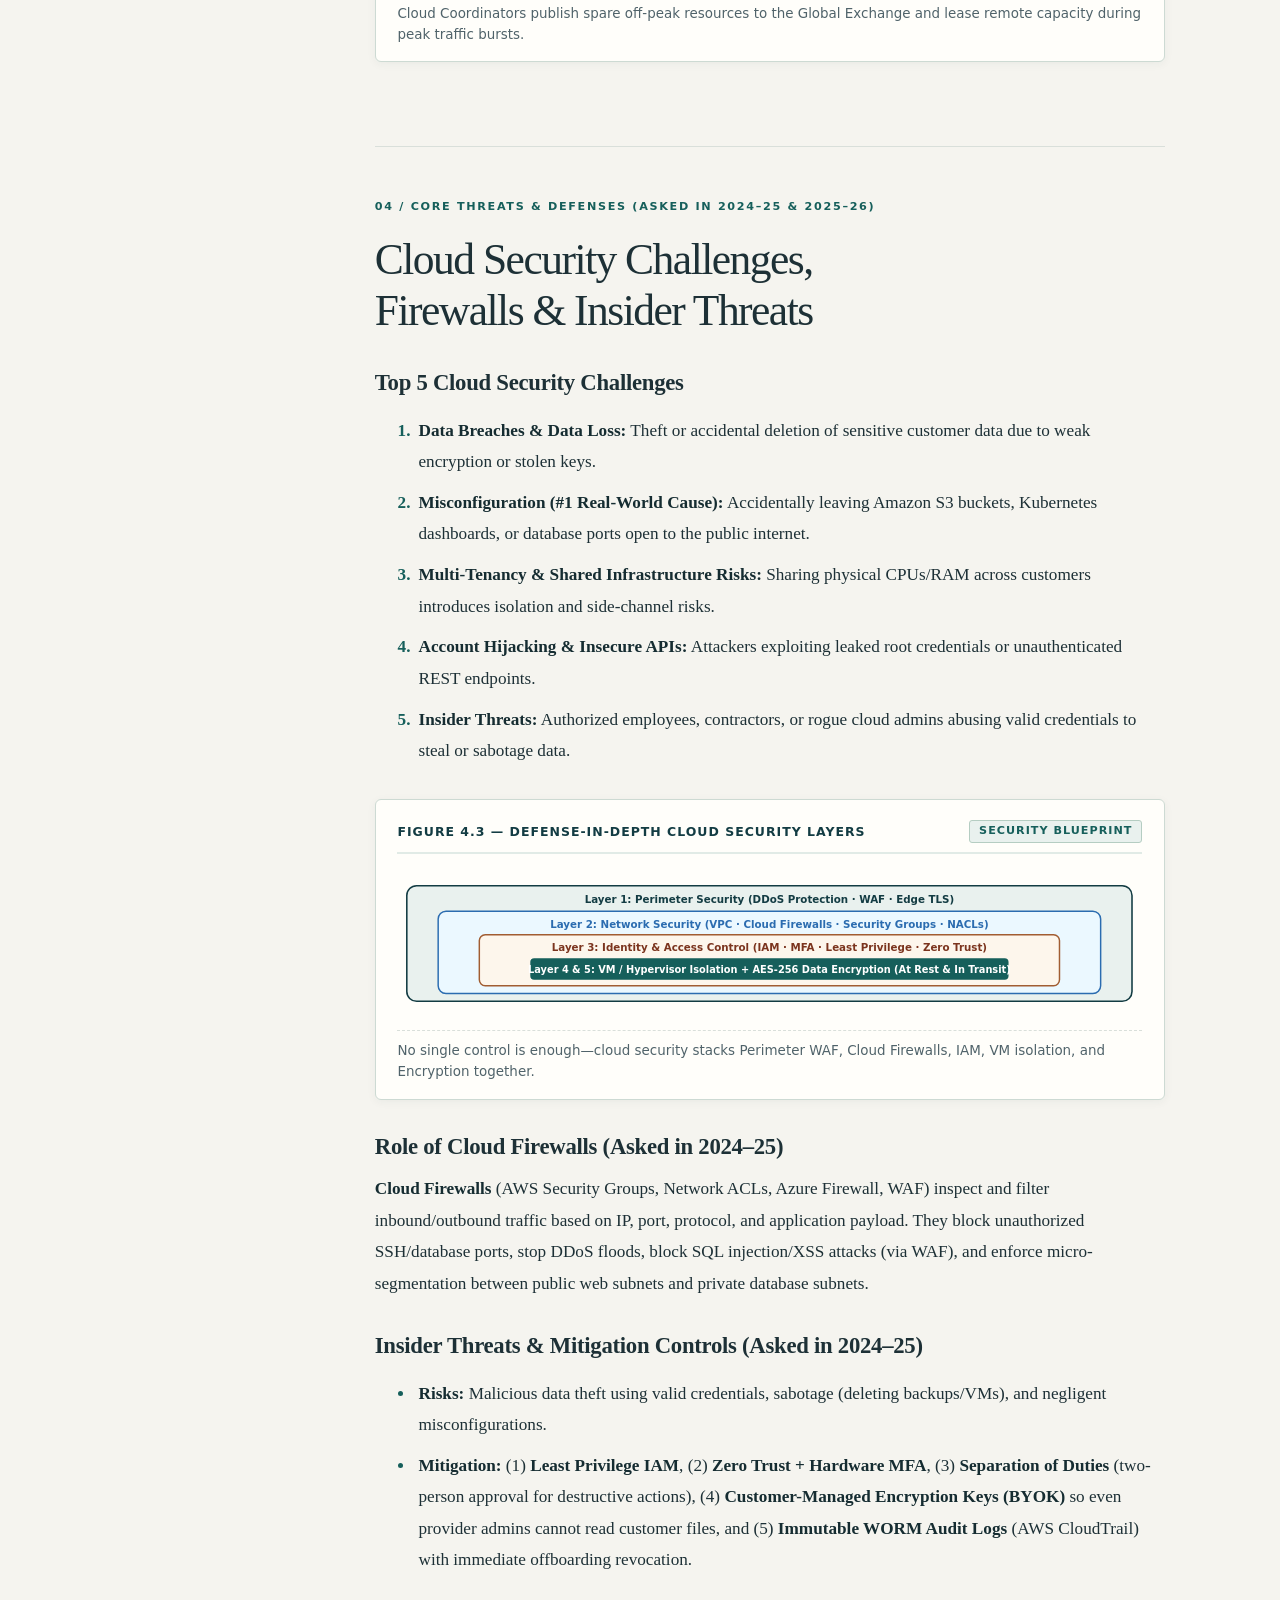
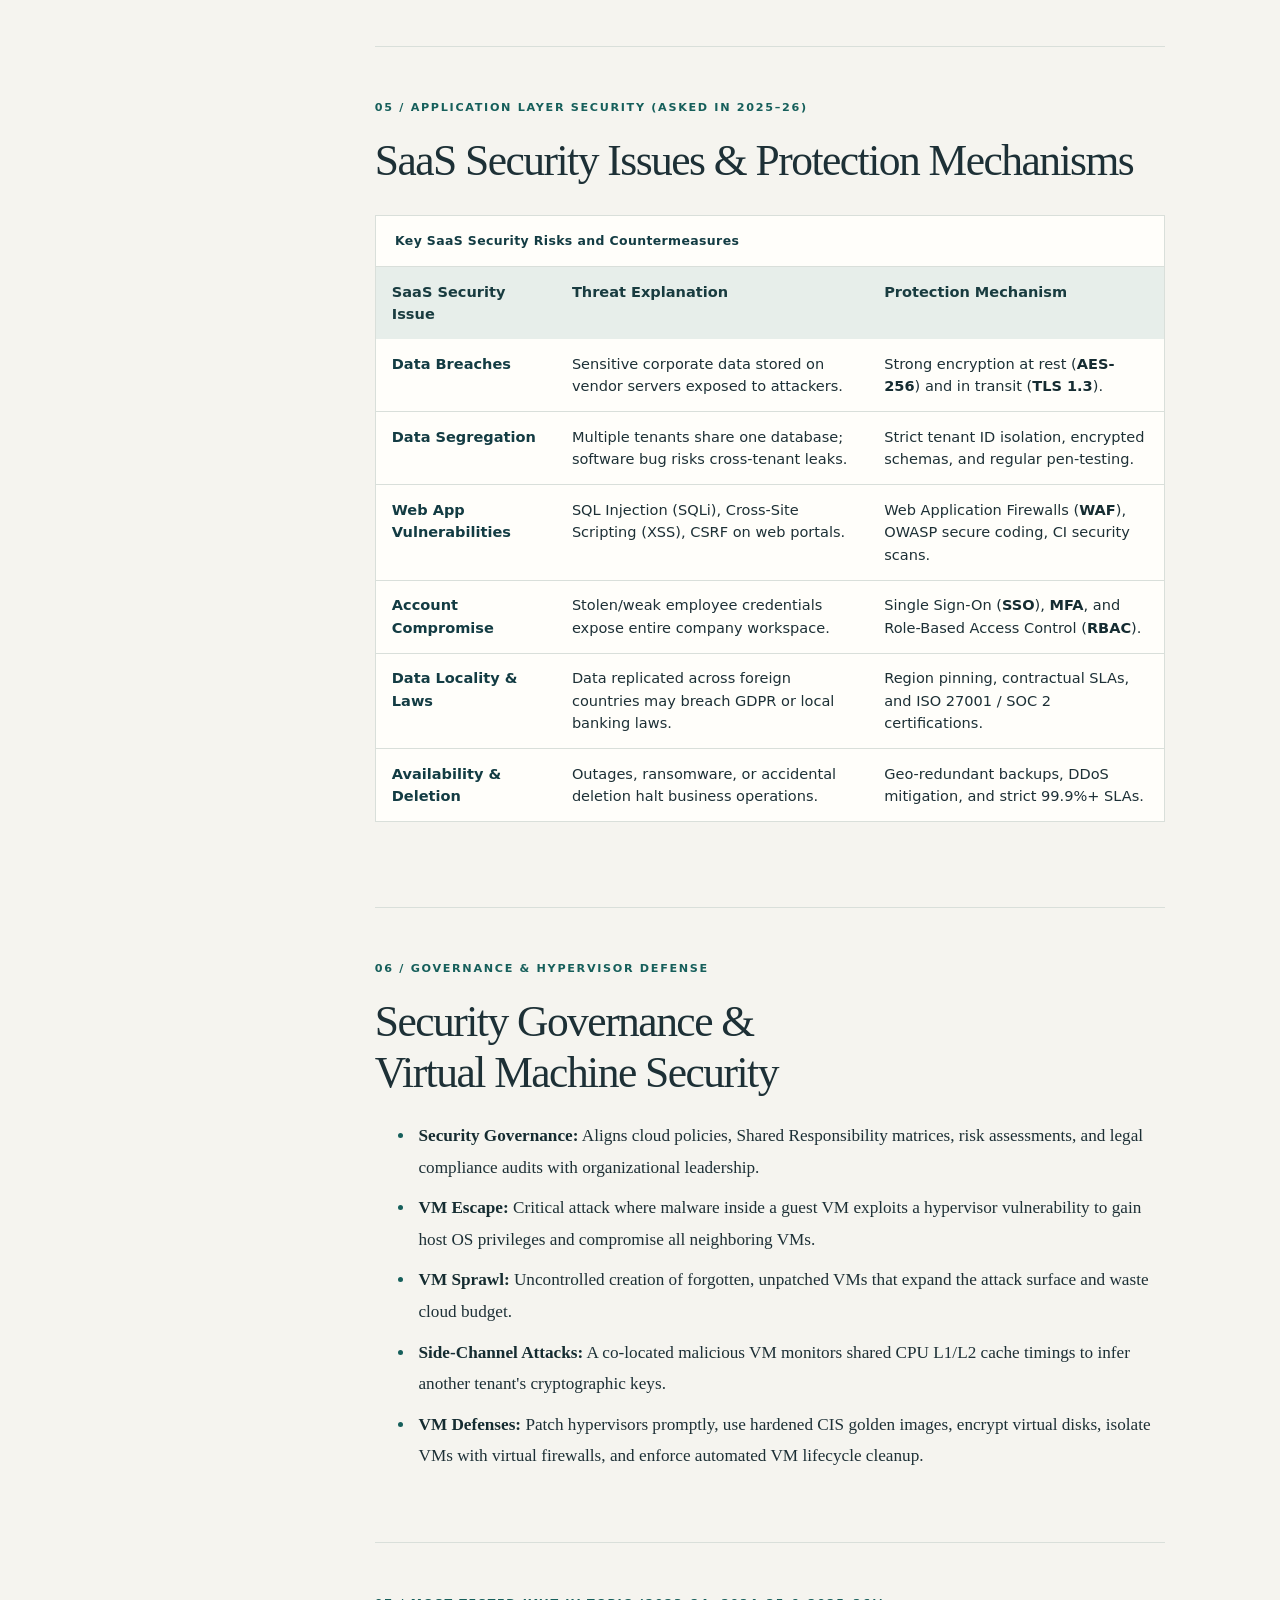
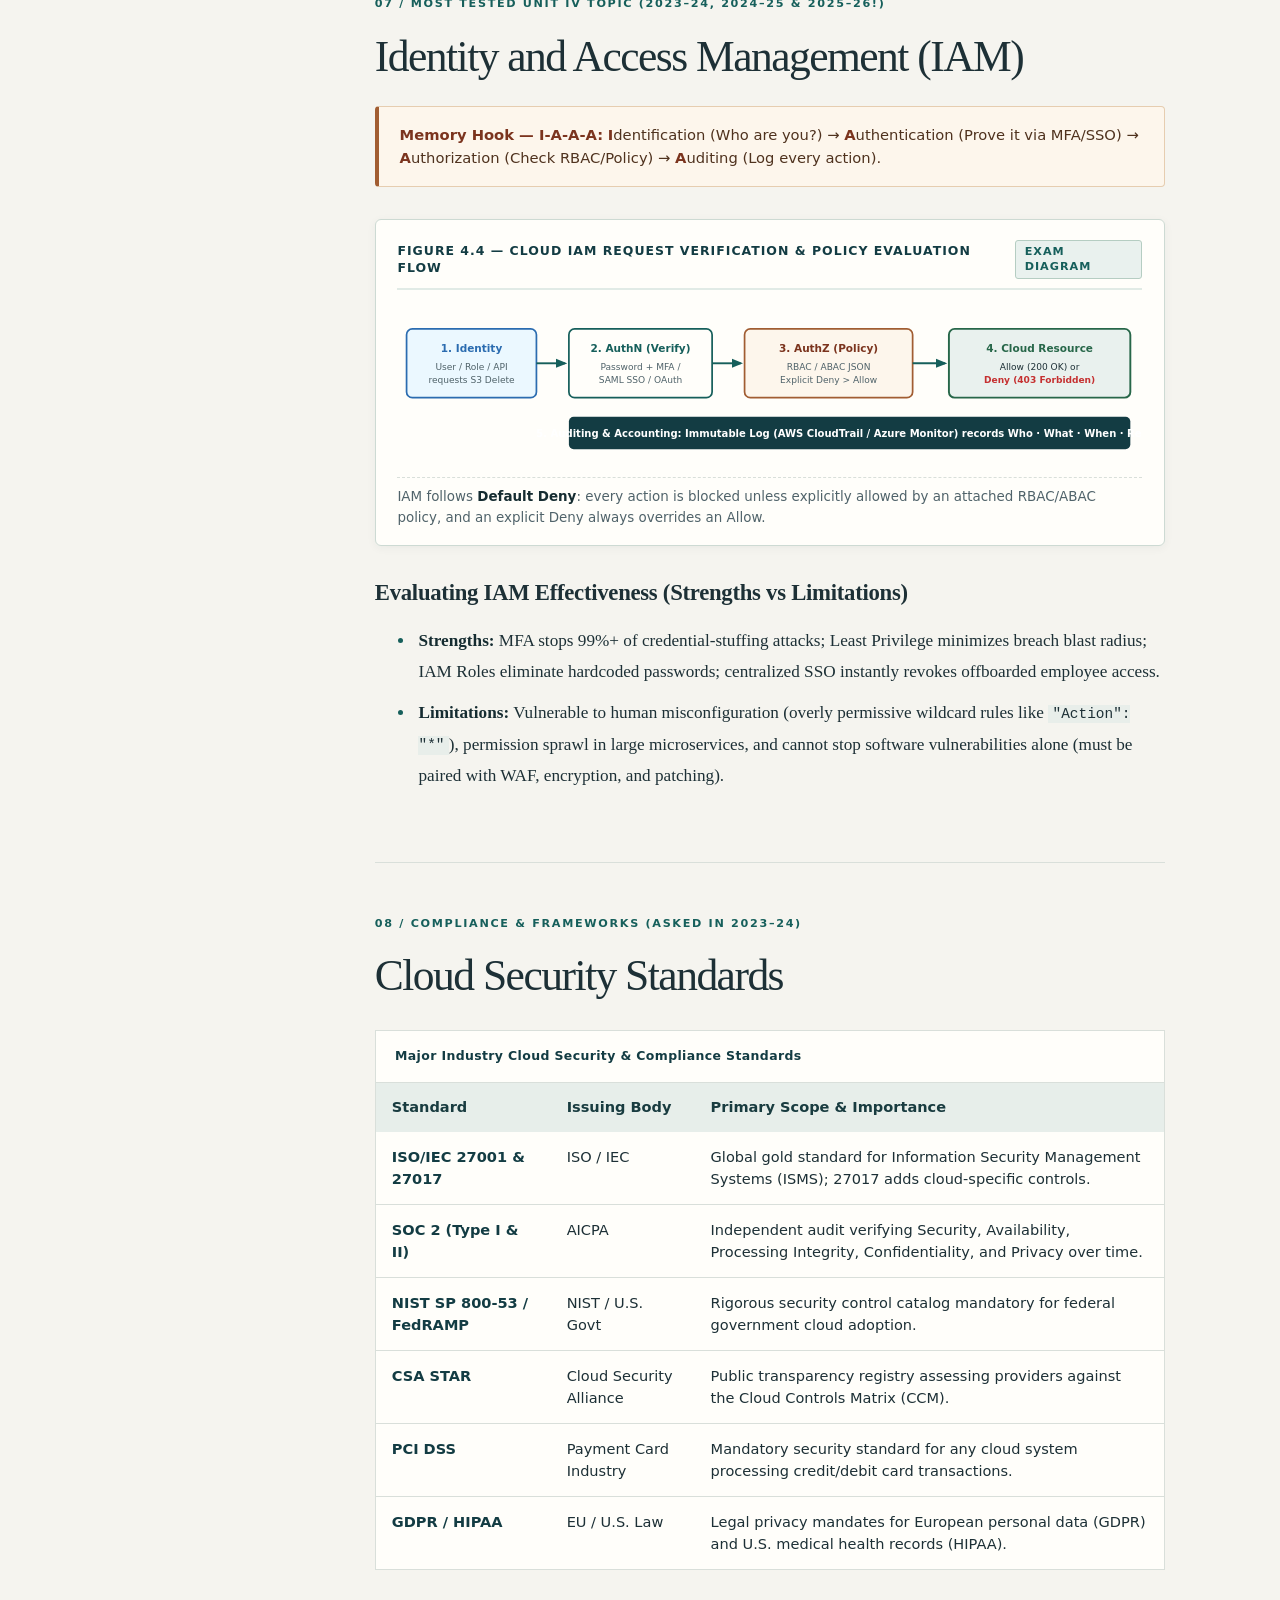
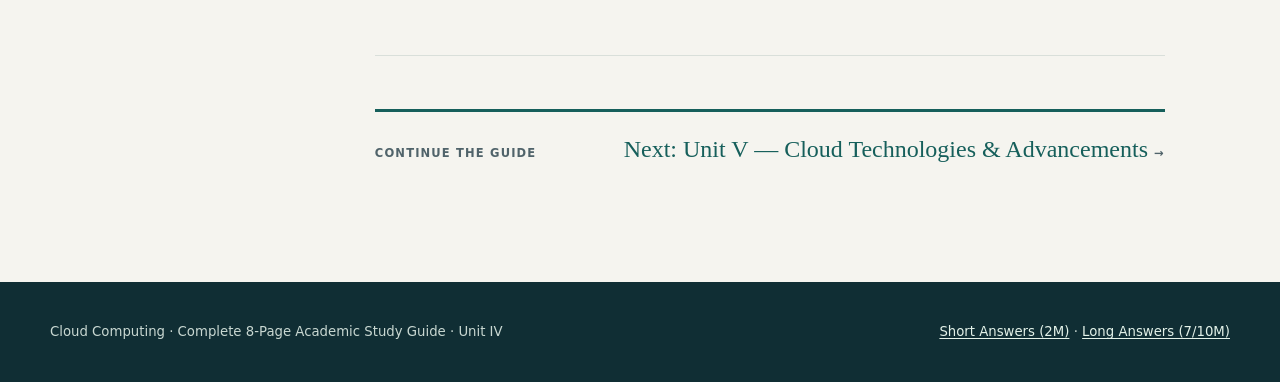
<file: unit4.html>
<!doctype html>
<html lang="en">
<head>
  <meta charset="utf-8">
  <meta name="viewport" content="width=device-width, initial-scale=1">
  <meta name="description" content="Comprehensive, exam-ready Unit IV guide for Cloud Resource Management and Security: inter-cloud resource management, OCC, resource provisioning methods, global cloud exchange, cloud security challenges, SaaS security, firewalls, insider threats, VM security, IAM, and security standards.">
  <title>Unit IV — Resource Management &amp; Cloud Security | Cloud Computing Study Guide</title>
  <link rel="stylesheet" href="styles.css">
</head>
<body>
  <div class="reading-progress-bar" id="reading-progress" aria-hidden="true"></div>
  <a class="skip-link" href="#content">Skip to content</a>

  <header class="site-header">
    <div class="container header-inner">
      <a class="brand" href="index.html" aria-label="Cloud Computing study guide overview">
        <span class="brand-kicker">ACADEMIC STUDY GUIDE / UNITS 01—05</span>
        <span class="brand-name">Cloud Computing</span>
      </a>
      <nav class="site-nav" aria-label="Primary navigation">
        <a href="index.html">Overview</a>
        <a href="unit1.html">Unit I</a>
        <a href="unit2.html">Unit II</a>
        <a href="unit3.html">Unit III</a>
        <a href="unit4.html" aria-current="page">Unit IV</a>
        <a href="unit5.html">Unit V</a>
        <a href="short-answers.html">Short Answers</a>
        <a href="long-answers.html">Long Answers</a>
      </nav>
    </div>
  </header>

  <main id="content">
    <section class="page-hero" aria-labelledby="page-title">
      <div class="container">
        <p class="eyebrow">Unit 04 / Resource Management &amp; Security (CO4)</p>
        <h1 id="page-title">Resource Management &amp; Cloud Security</h1>
        <p class="lead">Complete, diagram-rich Unit IV study notes: Inter-Cloud resource management, Open Cloud Consortium (OCC), Demand/Event/Popularity provisioning methods, Global Cloud Exchange, Cloud Security Challenges, Firewalls, Insider Threats, SaaS &amp; VM Security, IAM, and Security Standards.</p>
        <div class="hero-meta" aria-label="Unit scope">
          <span>8 in-depth chapters</span>
          <span>4 SVG Architecture Diagrams · IAM Evaluation Flow · Security Standards Table</span>
        </div>
      </div>
    </section>

    <div class="container reading-layout">
      <aside class="page-sidebar" aria-label="On this page">
        <nav aria-label="Unit IV chapters">
          <p>On this page</p>
          <ol>
            <li><a href="#intercloud">1. Inter-Cloud &amp; OCC</a></li>
            <li><a href="#provisioning-methods">2. Resource Provisioning Methods</a></li>
            <li><a href="#global-exchange">3. Global Cloud Exchange</a></li>
            <li><a href="#security-overview">4. Security, Firewalls &amp; Insiders</a></li>
            <li><a href="#saas-security">5. SaaS Security &amp; Protection</a></li>
            <li><a href="#vm-security">6. Governance &amp; VM Security</a></li>
            <li><a href="#iam">7. Identity &amp; Access Management</a></li>
            <li><a href="#standards">8. Cloud Security Standards</a></li>
          </ol>
        </nav>
      </aside>

      <article class="prose" aria-label="Unit IV guide">

        <!-- 01: INTER-CLOUD -->
        <section class="chapter" id="intercloud" aria-labelledby="intercloud-title">
          <p class="section-label">01 / Multi-Cloud &amp; Federation (Asked in 2024–25 &amp; 2025–26)</p>
          <h2 id="intercloud-title">Inter-Cloud Resource Management &amp; OCC</h2>

          <div class="callout">
            <h3>Simple Definition</h3>
            <p><strong>Inter-Cloud Resource Management</strong> is the coordinated sharing, scheduling, and migration of compute, storage, and network resources across <strong>multiple independent cloud providers</strong> (AWS, Azure, GCP, and private data centers) so they operate seamlessly as a unified global "cloud of clouds."</p>
          </div>

          <h3>Two Core Inter-Cloud Topologies</h3>
          <ul>
            <li><strong>Federated Cloud:</strong> Cloud providers formally collaborate behind the scenes to share idle capacity with each other during traffic peaks (transparent to the end customer).</li>
            <li><strong>Multi-Cloud:</strong> The customer directly deploys and manages workloads across two or more independent cloud providers without requiring provider-to-provider agreements.</li>
          </ul>

          <h3>Five Reasons Inter-Cloud Matters (Write in 7-Mark Answers)</h3>
          <ol>
            <li><strong>Eliminates Vendor Lock-In:</strong> Freedom to move apps across providers if one raises prices or changes terms.</li>
            <li><strong>Infinite Bursting &amp; Load Balancing:</strong> Small or private clouds borrow extra VMs from partner clouds during sudden spikes.</li>
            <li><strong>High Availability &amp; Disaster Recovery:</strong> Survives even a full single-provider regional outage by failing over to another cloud.</li>
            <li><strong>Geo-Proximity &amp; Low Latency:</strong> Runs services in whichever partner data center is physically closest to end users.</li>
            <li><strong>Cost Arbitrage:</strong> Cloud brokers dynamically schedule batch jobs on whichever provider currently offers the cheapest compute rate.</li>
          </ol>

          <h3>Open Cloud Consortium (OCC) (Asked in 2024–25)</h3>
          <p>The <strong>Open Cloud Consortium (OCC)</strong> is a non-profit consortium of universities and enterprises that develops <strong>open interoperability standards, performance benchmarks, and reference testbeds</strong> (such as the Open Science Data Cloud) so heterogeneous clouds can exchange huge datasets smoothly without vendor lock-in.</p>
        </section>

        <!-- 02: RESOURCE PROVISIONING METHODS -->
        <section class="chapter" id="provisioning-methods" aria-labelledby="pm-title">
          <p class="section-label">02 / Dynamic Allocation (Asked in 2023–24)</p>
          <h2 id="pm-title">Resource Provisioning Methods</h2>
          <p><strong>Resource Provisioning</strong> selects, deploys, and adjusts VMs and storage at runtime to meet Service Level Agreements (SLAs) at the lowest cost. Cloud platforms rely on three dynamic provisioning methods:</p>

          <figure class="svg-figure">
            <div class="svg-figure-header">
              <span>Figure 4.1 — Comparing Demand-Driven, Event-Driven &amp; Popularity-Driven Provisioning</span>
              <span class="badge">Exam Diagram</span>
            </div>
            <svg viewBox="0 0 760 215" role="img" aria-label="Three resource provisioning methods showing Demand-Driven reactive scaling, Event-Driven scheduled pre-allocation, and Popularity-Driven trend forecasting">
              <!-- Card 1 -->
              <rect x="14" y="14" width="234" height="186" rx="6" fill="#fffefa" stroke="#165f5b" stroke-width="1.6"/>
              <rect x="14" y="14" width="234" height="30" rx="6" fill="#165f5b"/>
              <text x="131" y="34" text-anchor="middle" fill="#fff" font-family="system-ui,sans-serif" font-size="11" font-weight="700">1. Demand-Driven (Reactive)</text>
              <!-- Mini graph -->
              <line x1="34" y1="114" x2="228" y2="114" stroke="#a0aec0"/>
              <line x1="34" y1="58" x2="34" y2="114" stroke="#a0aec0"/>
              <path d="M 38 106 Q 90 100 118 68 T 224 102" fill="none" stroke="#a15d32" stroke-width="2"/>
              <polyline points="38,108 110,108 110,64 165,64 165,104 224,104" fill="none" stroke="#165f5b" stroke-width="2" stroke-dasharray="4 2"/>
              <text x="131" y="136" text-anchor="middle" fill="#133c43" font-family="system-ui,sans-serif" font-size="9.5" font-weight="700">Scales AFTER CPU &gt; 80%</text>
              <text x="131" y="154" text-anchor="middle" fill="#50636a" font-family="system-ui,sans-serif" font-size="9">Simple &amp; automatic; slight</text>
              <text x="131" y="168" text-anchor="middle" fill="#50636a" font-family="system-ui,sans-serif" font-size="9">warmup lag on sudden bursts.</text>
              <text x="131" y="186" text-anchor="middle" fill="#165f5b" font-family="system-ui,sans-serif" font-size="9" font-weight="700">Ex: AWS Auto Scaling Groups</text>

              <!-- Card 2 -->
              <rect x="263" y="14" width="234" height="186" rx="6" fill="#fffefa" stroke="#2b6cb0" stroke-width="1.6"/>
              <rect x="263" y="14" width="234" height="30" rx="6" fill="#2b6cb0"/>
              <text x="380" y="34" text-anchor="middle" fill="#fff" font-family="system-ui,sans-serif" font-size="11" font-weight="700">2. Event-Driven (Scheduled)</text>
              <line x1="283" y1="114" x2="477" y2="114" stroke="#a0aec0"/>
              <line x1="283" y1="58" x2="283" y2="114" stroke="#a0aec0"/>
              <path d="M 287 106 L 340 106 L 360 66 L 415 66 L 435 106 L 472 106" fill="none" stroke="#a15d32" stroke-width="2"/>
              <polyline points="287,108 330,108 330,60 442,60 442,108 472,108" fill="none" stroke="#2b6cb0" stroke-width="2" stroke-dasharray="4 2"/>
              <text x="380" y="136" text-anchor="middle" fill="#133c43" font-family="system-ui,sans-serif" font-size="9.5" font-weight="700">Pre-warms BEFORE Event</text>
              <text x="380" y="154" text-anchor="middle" fill="#50636a" font-family="system-ui,sans-serif" font-size="9">Zero warmup lag for known</text>
              <text x="380" y="168" text-anchor="middle" fill="#50636a" font-family="system-ui,sans-serif" font-size="9">scheduled calendar events.</text>
              <text x="380" y="186" text-anchor="middle" fill="#2b6cb0" font-family="system-ui,sans-serif" font-size="9" font-weight="700">Ex: Diwali Sale · Exam Results</text>

              <!-- Card 3 -->
              <rect x="512" y="14" width="234" height="186" rx="6" fill="#fffefa" stroke="#276749" stroke-width="1.6"/>
              <rect x="512" y="14" width="234" height="30" rx="6" fill="#276749"/>
              <text x="629" y="34" text-anchor="middle" fill="#fff" font-family="system-ui,sans-serif" font-size="11" font-weight="700">3. Popularity-Driven (Trend)</text>
              <line x1="532" y1="114" x2="726" y2="114" stroke="#a0aec0"/>
              <line x1="532" y1="58" x2="532" y2="114" stroke="#a0aec0"/>
              <path d="M 536 106 C 580 102, 620 80, 690 64 L 722 72" fill="none" stroke="#a15d32" stroke-width="2"/>
              <path d="M 536 102 C 575 95, 615 72, 690 58 L 722 66" fill="none" stroke="#276749" stroke-width="2" stroke-dasharray="4 2"/>
              <text x="629" y="136" text-anchor="middle" fill="#133c43" font-family="system-ui,sans-serif" font-size="9.5" font-weight="700">ML / Trend Forecasting</text>
              <text x="629" y="154" text-anchor="middle" fill="#50636a" font-family="system-ui,sans-serif" font-size="9">Tracks search/social trends</text>
              <text x="629" y="168" text-anchor="middle" fill="#50636a" font-family="system-ui,sans-serif" font-size="9">to allocate ahead of viral load.</text>
              <text x="629" y="186" text-anchor="middle" fill="#276749" font-family="system-ui,sans-serif" font-size="9" font-weight="700">Ex: Viral Video / News Launch</text>
            </svg>
            <figcaption>Solid orange line = actual user workload; dashed line = allocated cloud capacity. Combine with <strong>Static/Reserved</strong> instances for baseline 24/7 load and <strong>On-Demand/Spot</strong> for spikes.</figcaption>
          </figure>
        </section>

        <!-- 03: GLOBAL EXCHANGE -->
        <section class="chapter" id="global-exchange" aria-labelledby="ge-title">
          <p class="section-label">03 / Market-Oriented Cloud</p>
          <h2 id="ge-title">Global Exchange of Cloud Resources (InterCloud)</h2>
          <p>Inspired by financial stock exchanges, the <strong>Global Cloud Exchange</strong> enables cloud providers worldwide to trade idle compute/storage capacity dynamically:</p>

          <figure class="svg-figure">
            <div class="svg-figure-header">
              <span>Figure 4.2 — Inter-Cloud &amp; Global Cloud Exchange Architecture</span>
              <span class="badge">Exam Diagram</span>
            </div>
            <svg viewBox="0 0 760 200" role="img" aria-label="Global Cloud Exchange connecting Cloud Consumers through Cloud Broker to Global Exchange and Cloud Coordinators for AWS, Azure, and Private Cloud">
              <defs>
                <marker id="geArr" viewBox="0 0 10 10" refX="8" refY="5" markerWidth="6" markerHeight="6" orient="auto-start-reverse">
                  <path d="M 0 1 L 10 5 L 0 9 z" fill="#165f5b"/>
                </marker>
              </defs>
              <!-- Consumer -->
              <rect x="16" y="64" width="136" height="68" rx="6" fill="#ebf8ff" stroke="#2b6cb0" stroke-width="1.8"/>
              <text x="84" y="92" text-anchor="middle" fill="#2b6cb0" font-family="system-ui,sans-serif" font-size="11.5" font-weight="800">Cloud Users</text>
              <text x="84" y="112" text-anchor="middle" fill="#50636a" font-family="system-ui,sans-serif" font-size="9.5">Submit SLA + Budget</text>

              <line x1="152" y1="98" x2="188" y2="98" stroke="#165f5b" stroke-width="2" marker-end="url(#geArr)"/>

              <!-- Broker -->
              <rect x="192" y="54" width="144" height="88" rx="6" fill="#f5f0ff" stroke="#6b46c1" stroke-width="1.8"/>
              <text x="264" y="80" text-anchor="middle" fill="#6b46c1" font-family="system-ui,sans-serif" font-size="11.5" font-weight="800">Cloud Broker</text>
              <text x="264" y="100" text-anchor="middle" fill="#1d3036" font-family="system-ui,sans-serif" font-size="9">Discovers services,</text>
              <text x="264" y="114" text-anchor="middle" fill="#1d3036" font-family="system-ui,sans-serif" font-size="9">negotiates SLAs &amp;</text>
              <text x="264" y="128" text-anchor="middle" fill="#1d3036" font-family="system-ui,sans-serif" font-size="9">lowest prices</text>

              <line x1="336" y1="98" x2="372" y2="98" stroke="#165f5b" stroke-width="2" marker-end="url(#geArr)" marker-start="url(#geArr)"/>

              <!-- Global Exchange -->
              <rect x="376" y="42" width="154" height="112" rx="8" fill="#fdf6ec" stroke="#a15d32" stroke-width="2"/>
              <text x="453" y="68" text-anchor="middle" fill="#7b341e" font-family="system-ui,sans-serif" font-size="11.5" font-weight="800">Global Cloud</text>
              <text x="453" y="84" text-anchor="middle" fill="#7b341e" font-family="system-ui,sans-serif" font-size="11.5" font-weight="800">Exchange (CEx)</text>
              <text x="453" y="108" text-anchor="middle" fill="#50636a" font-family="system-ui,sans-serif" font-size="9">Market Directory</text>
              <text x="453" y="122" text-anchor="middle" fill="#50636a" font-family="system-ui,sans-serif" font-size="9">Auctions &amp; Pricing</text>
              <text x="453" y="136" text-anchor="middle" fill="#50636a" font-family="system-ui,sans-serif" font-size="9">Banking / Billing</text>

              <!-- Arrows to Coordinators -->
              <line x1="530" y1="68" x2="574" y2="40" stroke="#165f5b" stroke-width="1.8" marker-end="url(#geArr)"/>
              <line x1="530" y1="98" x2="574" y2="98" stroke="#165f5b" stroke-width="1.8" marker-end="url(#geArr)"/>
              <line x1="530" y1="128" x2="574" y2="156" stroke="#165f5b" stroke-width="1.8" marker-end="url(#geArr)"/>

              <!-- 3 Clouds -->
              <rect x="578" y="16" width="166" height="44" rx="5" fill="#e9f1ee" stroke="#165f5b" stroke-width="1.5"/>
              <text x="661" y="35" text-anchor="middle" fill="#133c43" font-family="system-ui,sans-serif" font-size="10.5" font-weight="700">Cloud Coordinator A</text>
              <text x="661" y="50" text-anchor="middle" fill="#50636a" font-family="system-ui,sans-serif" font-size="9">AWS Data Center</text>

              <rect x="578" y="76" width="166" height="44" rx="5" fill="#e9f1ee" stroke="#165f5b" stroke-width="1.5"/>
              <text x="661" y="95" text-anchor="middle" fill="#133c43" font-family="system-ui,sans-serif" font-size="10.5" font-weight="700">Cloud Coordinator B</text>
              <text x="661" y="110" text-anchor="middle" fill="#50636a" font-family="system-ui,sans-serif" font-size="9">Azure Data Center</text>

              <rect x="578" y="136" width="166" height="44" rx="5" fill="#e9f1ee" stroke="#165f5b" stroke-width="1.5"/>
              <text x="661" y="155" text-anchor="middle" fill="#133c43" font-family="system-ui,sans-serif" font-size="10.5" font-weight="700">Cloud Coordinator C</text>
              <text x="661" y="170" text-anchor="middle" fill="#50636a" font-family="system-ui,sans-serif" font-size="9">Private Enterprise Cloud</text>
            </svg>
            <figcaption>Cloud Coordinators publish spare off-peak resources to the Global Exchange and lease remote capacity during peak traffic bursts.</figcaption>
          </figure>
        </section>

        <!-- 04: SECURITY CHALLENGES, FIREWALLS & INSIDERS -->
        <section class="chapter" id="security-overview" aria-labelledby="sec-title">
          <p class="section-label">04 / Core Threats &amp; Defenses (Asked in 2024–25 &amp; 2025–26)</p>
          <h2 id="sec-title">Cloud Security Challenges, Firewalls &amp; Insider Threats</h2>

          <h3>Top 5 Cloud Security Challenges</h3>
          <ol>
            <li><strong>Data Breaches &amp; Data Loss:</strong> Theft or accidental deletion of sensitive customer data due to weak encryption or stolen keys.</li>
            <li><strong>Misconfiguration (#1 Real-World Cause):</strong> Accidentally leaving Amazon S3 buckets, Kubernetes dashboards, or database ports open to the public internet.</li>
            <li><strong>Multi-Tenancy &amp; Shared Infrastructure Risks:</strong> Sharing physical CPUs/RAM across customers introduces isolation and side-channel risks.</li>
            <li><strong>Account Hijacking &amp; Insecure APIs:</strong> Attackers exploiting leaked root credentials or unauthenticated REST endpoints.</li>
            <li><strong>Insider Threats:</strong> Authorized employees, contractors, or rogue cloud admins abusing valid credentials to steal or sabotage data.</li>
          </ol>

          <figure class="svg-figure">
            <div class="svg-figure-header">
              <span>Figure 4.3 — Defense-in-Depth Cloud Security Layers</span>
              <span class="badge">Security Blueprint</span>
            </div>
            <svg viewBox="0 0 760 150" role="img" aria-label="Five concentric defense-in-depth layers from Perimeter DDoS and WAF to Cloud Firewall, IAM Zero Trust, VM Isolation, and AES-256 Data Encryption">
              <rect x="10" y="16" width="740" height="118" rx="10" fill="#e9f1ee" stroke="#133c43" stroke-width="1.6"/>
              <text x="380" y="34" text-anchor="middle" fill="#133c43" font-family="system-ui,sans-serif" font-size="10.5" font-weight="800">Layer 1: Perimeter Security (DDoS Protection · WAF · Edge TLS)</text>

              <rect x="42" y="42" width="676" height="84" rx="8" fill="#ebf8ff" stroke="#2b6cb0" stroke-width="1.5"/>
              <text x="380" y="59" text-anchor="middle" fill="#2b6cb0" font-family="system-ui,sans-serif" font-size="10.5" font-weight="800">Layer 2: Network Security (VPC · Cloud Firewalls · Security Groups · NACLs)</text>

              <rect x="84" y="66" width="592" height="52" rx="6" fill="#fdf6ec" stroke="#a15d32" stroke-width="1.5"/>
              <text x="380" y="83" text-anchor="middle" fill="#7b341e" font-family="system-ui,sans-serif" font-size="10.5" font-weight="800">Layer 3: Identity &amp; Access Control (IAM · MFA · Least Privilege · Zero Trust)</text>

              <rect x="136" y="90" width="488" height="22" rx="4" fill="#165f5b"/>
              <text x="380" y="105" text-anchor="middle" fill="#fff" font-family="system-ui,sans-serif" font-size="10" font-weight="700">Layer 4 &amp; 5: VM / Hypervisor Isolation + AES-256 Data Encryption (At Rest &amp; In Transit)</text>
            </svg>
            <figcaption>No single control is enough—cloud security stacks Perimeter WAF, Cloud Firewalls, IAM, VM isolation, and Encryption together.</figcaption>
          </figure>

          <h3>Role of Cloud Firewalls (Asked in 2024–25)</h3>
          <p><strong>Cloud Firewalls</strong> (AWS Security Groups, Network ACLs, Azure Firewall, WAF) inspect and filter inbound/outbound traffic based on IP, port, protocol, and application payload. They block unauthorized SSH/database ports, stop DDoS floods, block SQL injection/XSS attacks (via WAF), and enforce micro-segmentation between public web subnets and private database subnets.</p>

          <h3>Insider Threats &amp; Mitigation Controls (Asked in 2024–25)</h3>
          <ul>
            <li><strong>Risks:</strong> Malicious data theft using valid credentials, sabotage (deleting backups/VMs), and negligent misconfigurations.</li>
            <li><strong>Mitigation:</strong> (1) <strong>Least Privilege IAM</strong>, (2) <strong>Zero Trust + Hardware MFA</strong>, (3) <strong>Separation of Duties</strong> (two-person approval for destructive actions), (4) <strong>Customer-Managed Encryption Keys (BYOK)</strong> so even provider admins cannot read customer files, and (5) <strong>Immutable WORM Audit Logs</strong> (AWS CloudTrail) with immediate offboarding revocation.</li>
          </ul>
        </section>

        <!-- 05: SAAS SECURITY -->
        <section class="chapter" id="saas-security" aria-labelledby="saas-sec-title">
          <p class="section-label">05 / Application Layer Security (Asked in 2025–26)</p>
          <h2 id="saas-sec-title">SaaS Security Issues &amp; Protection Mechanisms</h2>
          <div class="table-wrap">
            <table>
              <caption>Key SaaS Security Risks and Countermeasures</caption>
              <thead>
                <tr><th scope="col">SaaS Security Issue</th><th scope="col">Threat Explanation</th><th scope="col">Protection Mechanism</th></tr>
              </thead>
              <tbody>
                <tr><th scope="row">Data Breaches</th><td>Sensitive corporate data stored on vendor servers exposed to attackers.</td><td>Strong encryption at rest (<strong>AES-256</strong>) and in transit (<strong>TLS 1.3</strong>).</td></tr>
                <tr><th scope="row">Data Segregation</th><td>Multiple tenants share one database; software bug risks cross-tenant leaks.</td><td>Strict tenant ID isolation, encrypted schemas, and regular pen-testing.</td></tr>
                <tr><th scope="row">Web App Vulnerabilities</th><td>SQL Injection (SQLi), Cross-Site Scripting (XSS), CSRF on web portals.</td><td>Web Application Firewalls (<strong>WAF</strong>), OWASP secure coding, CI security scans.</td></tr>
                <tr><th scope="row">Account Compromise</th><td>Stolen/weak employee credentials expose entire company workspace.</td><td>Single Sign-On (<strong>SSO</strong>), <strong>MFA</strong>, and Role-Based Access Control (<strong>RBAC</strong>).</td></tr>
                <tr><th scope="row">Data Locality &amp; Laws</th><td>Data replicated across foreign countries may breach GDPR or local banking laws.</td><td>Region pinning, contractual SLAs, and ISO 27001 / SOC 2 certifications.</td></tr>
                <tr><th scope="row">Availability &amp; Deletion</th><td>Outages, ransomware, or accidental deletion halt business operations.</td><td>Geo-redundant backups, DDoS mitigation, and strict 99.9%+ SLAs.</td></tr>
              </tbody>
            </table>
          </div>
        </section>

        <!-- 06: GOVERNANCE & VM SECURITY -->
        <section class="chapter" id="vm-security" aria-labelledby="vm-sec-title">
          <p class="section-label">06 / Governance &amp; Hypervisor Defense</p>
          <h2 id="vm-sec-title">Security Governance &amp; Virtual Machine Security</h2>
          <ul>
            <li><strong>Security Governance:</strong> Aligns cloud policies, Shared Responsibility matrices, risk assessments, and legal compliance audits with organizational leadership.</li>
            <li><strong>VM Escape:</strong> Critical attack where malware inside a guest VM exploits a hypervisor vulnerability to gain host OS privileges and compromise all neighboring VMs.</li>
            <li><strong>VM Sprawl:</strong> Uncontrolled creation of forgotten, unpatched VMs that expand the attack surface and waste cloud budget.</li>
            <li><strong>Side-Channel Attacks:</strong> A co-located malicious VM monitors shared CPU L1/L2 cache timings to infer another tenant's cryptographic keys.</li>
            <li><strong>VM Defenses:</strong> Patch hypervisors promptly, use hardened CIS golden images, encrypt virtual disks, isolate VMs with virtual firewalls, and enforce automated VM lifecycle cleanup.</li>
          </ul>
        </section>

        <!-- 07: IAM -->
        <section class="chapter" id="iam" aria-labelledby="iam-title">
          <p class="section-label">07 / Most Tested Unit IV Topic (2023–24, 2024–25 &amp; 2025–26!)</p>
          <h2 id="iam-title">Identity and Access Management (IAM)</h2>

          <div class="memory-hook">
            <strong>Memory Hook — I-A-A-A:</strong> <strong>I</strong>dentification (Who are you?) → <strong>A</strong>uthentication (Prove it via MFA/SSO) → <strong>A</strong>uthorization (Check RBAC/Policy) → <strong>A</strong>uditing (Log every action).
          </div>

          <figure class="svg-figure">
            <div class="svg-figure-header">
              <span>Figure 4.4 — Cloud IAM Request Verification &amp; Policy Evaluation Flow</span>
              <span class="badge">Exam Diagram</span>
            </div>
            <svg viewBox="0 0 780 165" role="img" aria-label="IAM flow from User Request to Authentication MFA SSO, Authorization Policy Engine RBAC, Cloud Resource access, and Immutable Audit Log">
              <defs>
                <marker id="iamArr" viewBox="0 0 10 10" refX="8" refY="5" markerWidth="6" markerHeight="6" orient="auto-start-reverse">
                  <path d="M 0 1 L 10 5 L 0 9 z" fill="#165f5b"/>
                </marker>
              </defs>
              <rect x="10" y="24" width="136" height="72" rx="6" fill="#ebf8ff" stroke="#2b6cb0" stroke-width="1.8"/>
              <text x="78" y="48" text-anchor="middle" fill="#2b6cb0" font-family="system-ui,sans-serif" font-size="11" font-weight="800">1. Identity</text>
              <text x="78" y="67" text-anchor="middle" fill="#50636a" font-family="system-ui,sans-serif" font-size="9.5">User / Role / API</text>
              <text x="78" y="81" text-anchor="middle" fill="#50636a" font-family="system-ui,sans-serif" font-size="9.5">requests S3 Delete</text>

              <line x1="146" y1="60" x2="176" y2="60" stroke="#165f5b" stroke-width="2" marker-end="url(#iamArr)"/>

              <rect x="180" y="24" width="150" height="72" rx="6" fill="#fffefa" stroke="#165f5b" stroke-width="1.8"/>
              <text x="255" y="48" text-anchor="middle" fill="#165f5b" font-family="system-ui,sans-serif" font-size="11" font-weight="800">2. AuthN (Verify)</text>
              <text x="255" y="67" text-anchor="middle" fill="#50636a" font-family="system-ui,sans-serif" font-size="9.5">Password + MFA /</text>
              <text x="255" y="81" text-anchor="middle" fill="#50636a" font-family="system-ui,sans-serif" font-size="9.5">SAML SSO / OAuth</text>

              <line x1="330" y1="60" x2="360" y2="60" stroke="#165f5b" stroke-width="2" marker-end="url(#iamArr)"/>

              <rect x="364" y="24" width="176" height="72" rx="6" fill="#fdf6ec" stroke="#a15d32" stroke-width="1.8"/>
              <text x="452" y="48" text-anchor="middle" fill="#7b341e" font-family="system-ui,sans-serif" font-size="11" font-weight="800">3. AuthZ (Policy)</text>
              <text x="452" y="67" text-anchor="middle" fill="#50636a" font-family="system-ui,sans-serif" font-size="9.5">RBAC / ABAC JSON</text>
              <text x="452" y="81" text-anchor="middle" fill="#50636a" font-family="system-ui,sans-serif" font-size="9.5">Explicit Deny &gt; Allow</text>

              <line x1="540" y1="60" x2="574" y2="60" stroke="#165f5b" stroke-width="2" marker-end="url(#iamArr)"/>

              <rect x="578" y="24" width="190" height="72" rx="6" fill="#e9f1ee" stroke="#276749" stroke-width="2"/>
              <text x="673" y="48" text-anchor="middle" fill="#276749" font-family="system-ui,sans-serif" font-size="11" font-weight="800">4. Cloud Resource</text>
              <text x="673" y="67" text-anchor="middle" fill="#1d3036" font-family="system-ui,sans-serif" font-size="9.5">Allow (200 OK) or</text>
              <text x="673" y="81" text-anchor="middle" fill="#c53030" font-family="system-ui,sans-serif" font-size="9.5" font-weight="700">Deny (403 Forbidden)</text>

              <!-- Audit bar -->
              <rect x="180" y="116" width="588" height="34" rx="5" fill="#133c43"/>
              <text x="474" y="137" text-anchor="middle" fill="#fff" font-family="system-ui,sans-serif" font-size="10.5" font-weight="700">5. Auditing &amp; Accounting: Immutable Log (AWS CloudTrail / Azure Monitor) records Who · What · When · Result</text>
            </svg>
            <figcaption>IAM follows <strong>Default Deny</strong>: every action is blocked unless explicitly allowed by an attached RBAC/ABAC policy, and an explicit Deny always overrides an Allow.</figcaption>
          </figure>

          <h3>Evaluating IAM Effectiveness (Strengths vs Limitations)</h3>
          <ul>
            <li><strong>Strengths:</strong> MFA stops 99%+ of credential-stuffing attacks; Least Privilege minimizes breach blast radius; IAM Roles eliminate hardcoded passwords; centralized SSO instantly revokes offboarded employee access.</li>
            <li><strong>Limitations:</strong> Vulnerable to human misconfiguration (overly permissive wildcard rules like <code>"Action": "*"</code>), permission sprawl in large microservices, and cannot stop software vulnerabilities alone (must be paired with WAF, encryption, and patching).</li>
          </ul>
        </section>

        <!-- 08: SECURITY STANDARDS -->
        <section class="chapter" id="standards" aria-labelledby="standards-title">
          <p class="section-label">08 / Compliance &amp; Frameworks (Asked in 2023–24)</p>
          <h2 id="standards-title">Cloud Security Standards</h2>
          <div class="table-wrap">
            <table>
              <caption>Major Industry Cloud Security &amp; Compliance Standards</caption>
              <thead>
                <tr><th scope="col">Standard</th><th scope="col">Issuing Body</th><th scope="col">Primary Scope &amp; Importance</th></tr>
              </thead>
              <tbody>
                <tr><th scope="row">ISO/IEC 27001 &amp; 27017</th><td>ISO / IEC</td><td>Global gold standard for Information Security Management Systems (ISMS); 27017 adds cloud-specific controls.</td></tr>
                <tr><th scope="row">SOC 2 (Type I &amp; II)</th><td>AICPA</td><td>Independent audit verifying Security, Availability, Processing Integrity, Confidentiality, and Privacy over time.</td></tr>
                <tr><th scope="row">NIST SP 800-53 / FedRAMP</th><td>NIST / U.S. Govt</td><td>Rigorous security control catalog mandatory for federal government cloud adoption.</td></tr>
                <tr><th scope="row">CSA STAR</th><td>Cloud Security Alliance</td><td>Public transparency registry assessing providers against the Cloud Controls Matrix (CCM).</td></tr>
                <tr><th scope="row">PCI DSS</th><td>Payment Card Industry</td><td>Mandatory security standard for any cloud system processing credit/debit card transactions.</td></tr>
                <tr><th scope="row">GDPR / HIPAA</th><td>EU / U.S. Law</td><td>Legal privacy mandates for European personal data (GDPR) and U.S. medical health records (HIPAA).</td></tr>
              </tbody>
            </table>
          </div>
        </section>

        <section class="next-section" aria-label="Next unit">
          <p>Continue the guide</p>
          <a href="unit5.html">Next: Unit V — Cloud Technologies &amp; Advancements <span aria-hidden="true">→</span></a>
        </section>
      </article>
    </div>
  </main>

  <footer class="site-footer">
    <div class="container">
      <p>Cloud Computing · Complete 8-Page Academic Study Guide · Unit IV</p>
      <p><a href="short-answers.html">Short Answers (2M)</a> · <a href="long-answers.html">Long Answers (7/10M)</a></p>
    </div>
  </footer>

  <button id="back-to-top" class="back-to-top" aria-label="Back to top" title="Back to top">↑</button>
  <script src="site.js"></script>
</body>
</html>
</file>
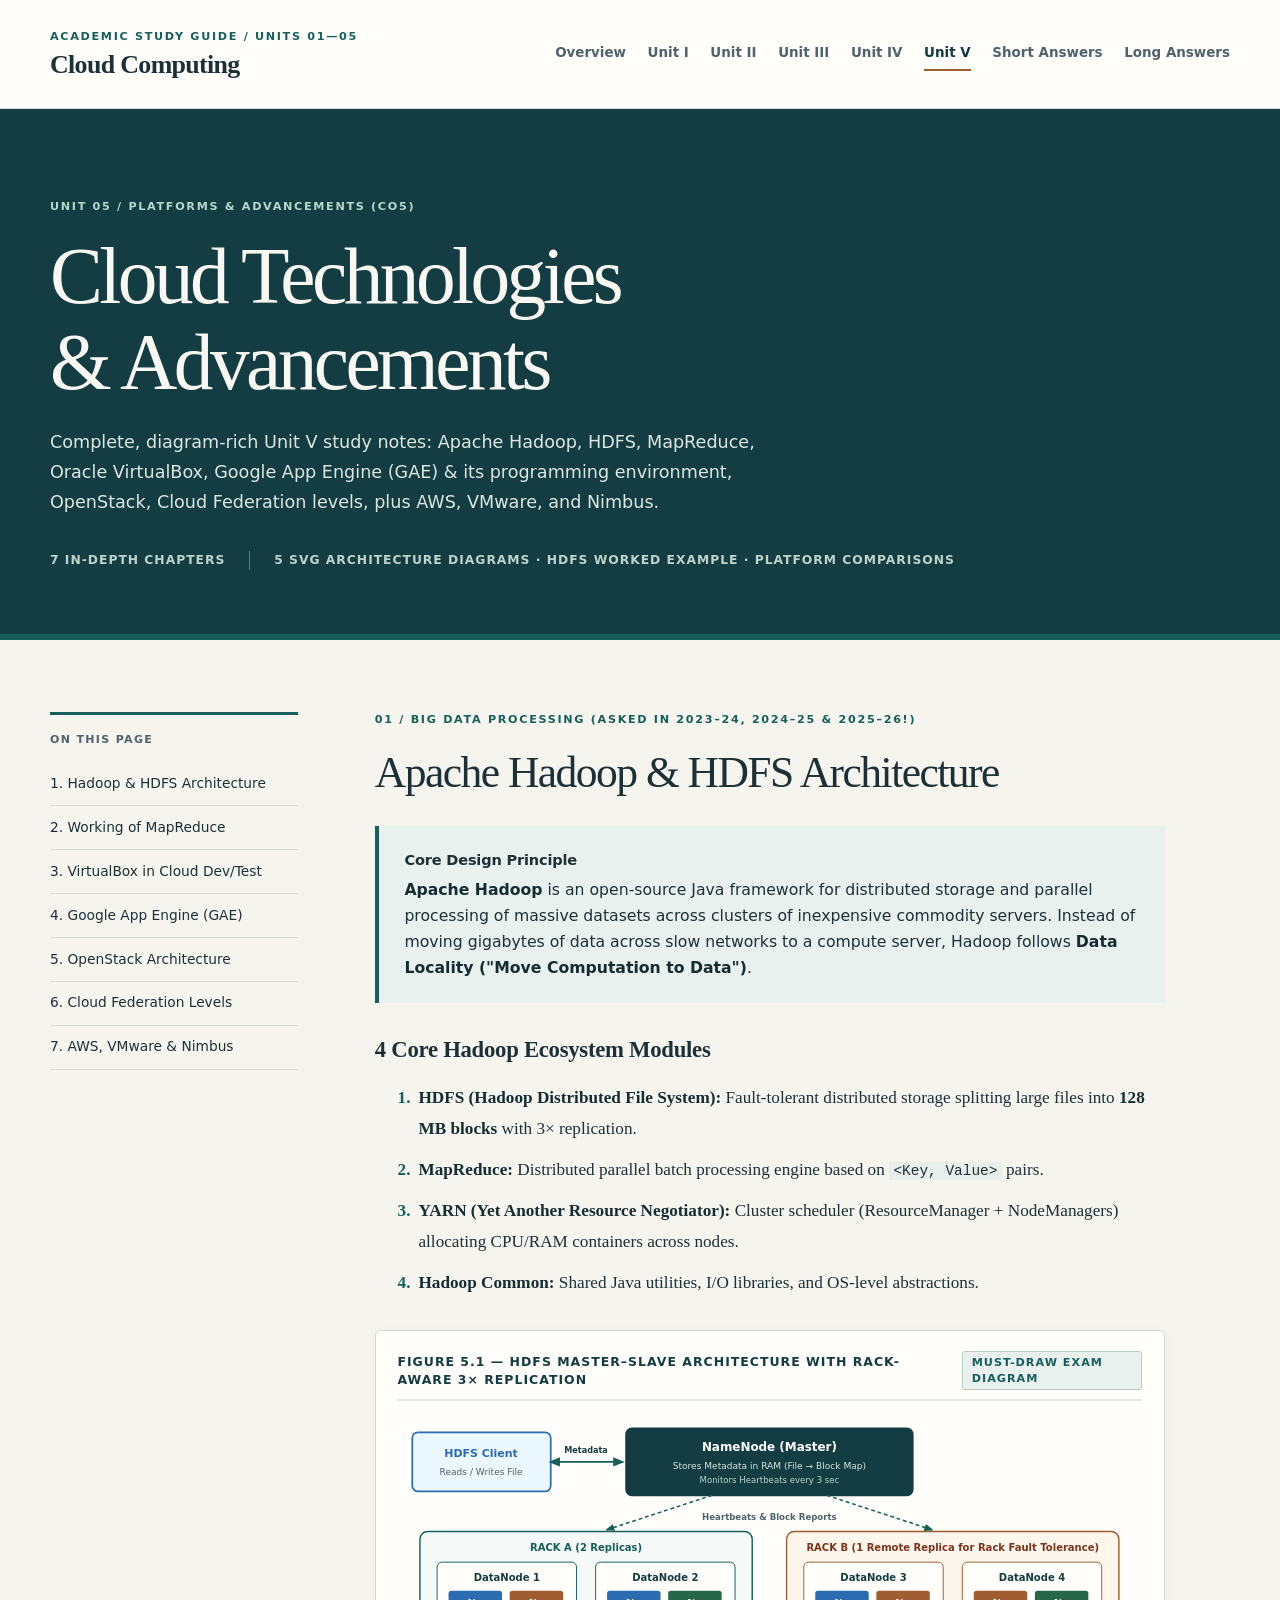
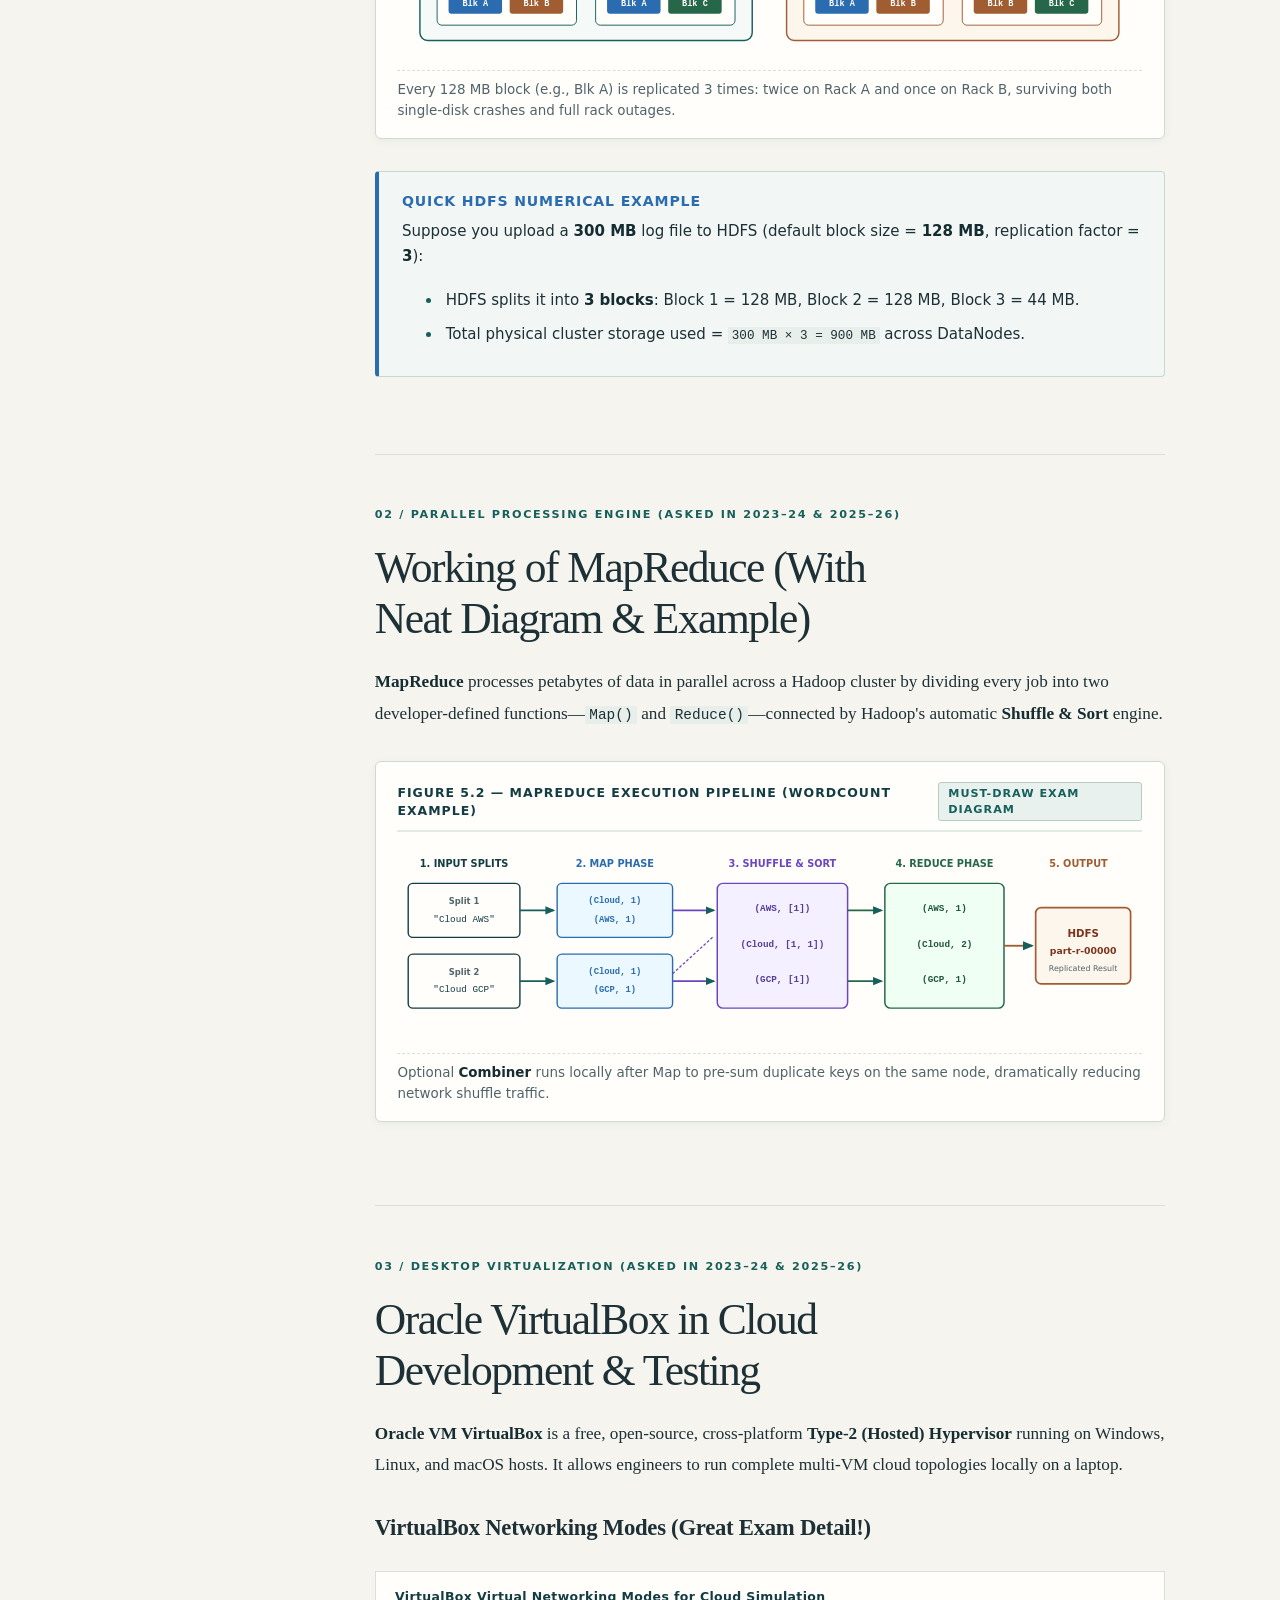
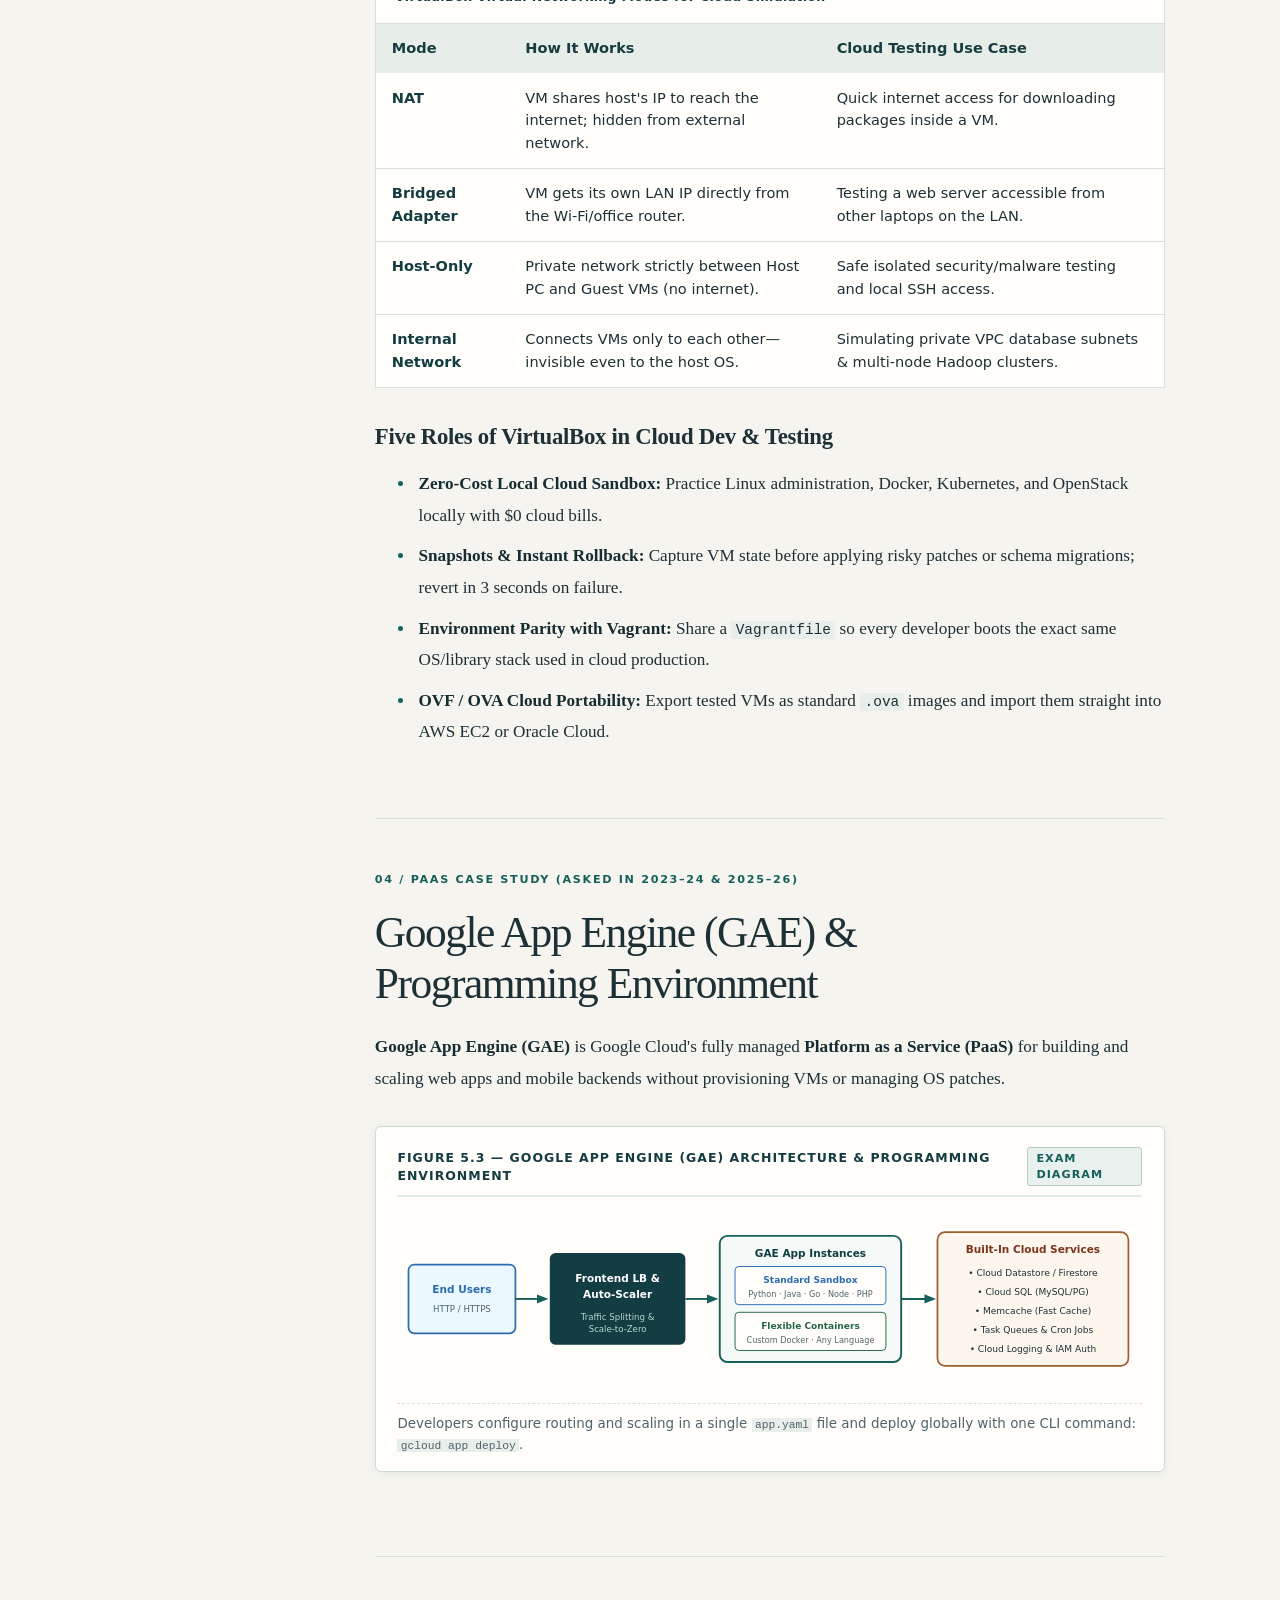
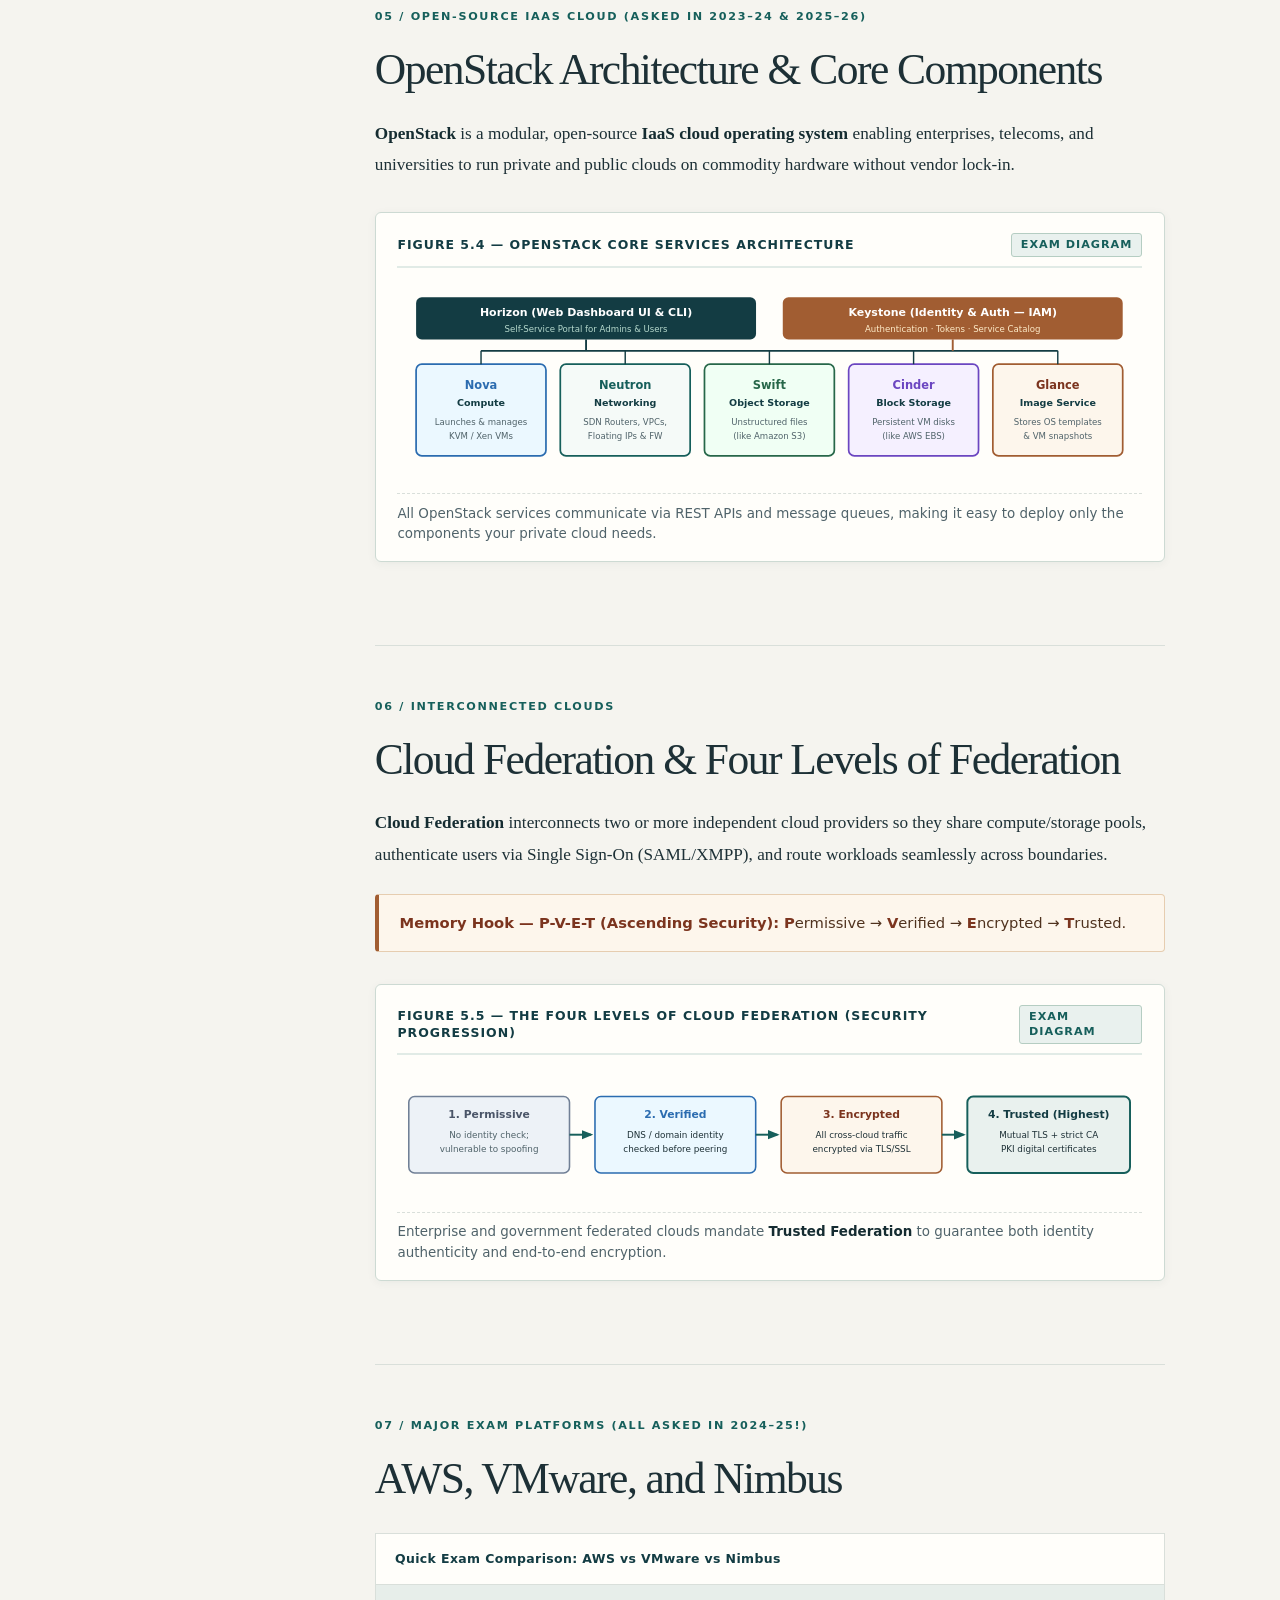
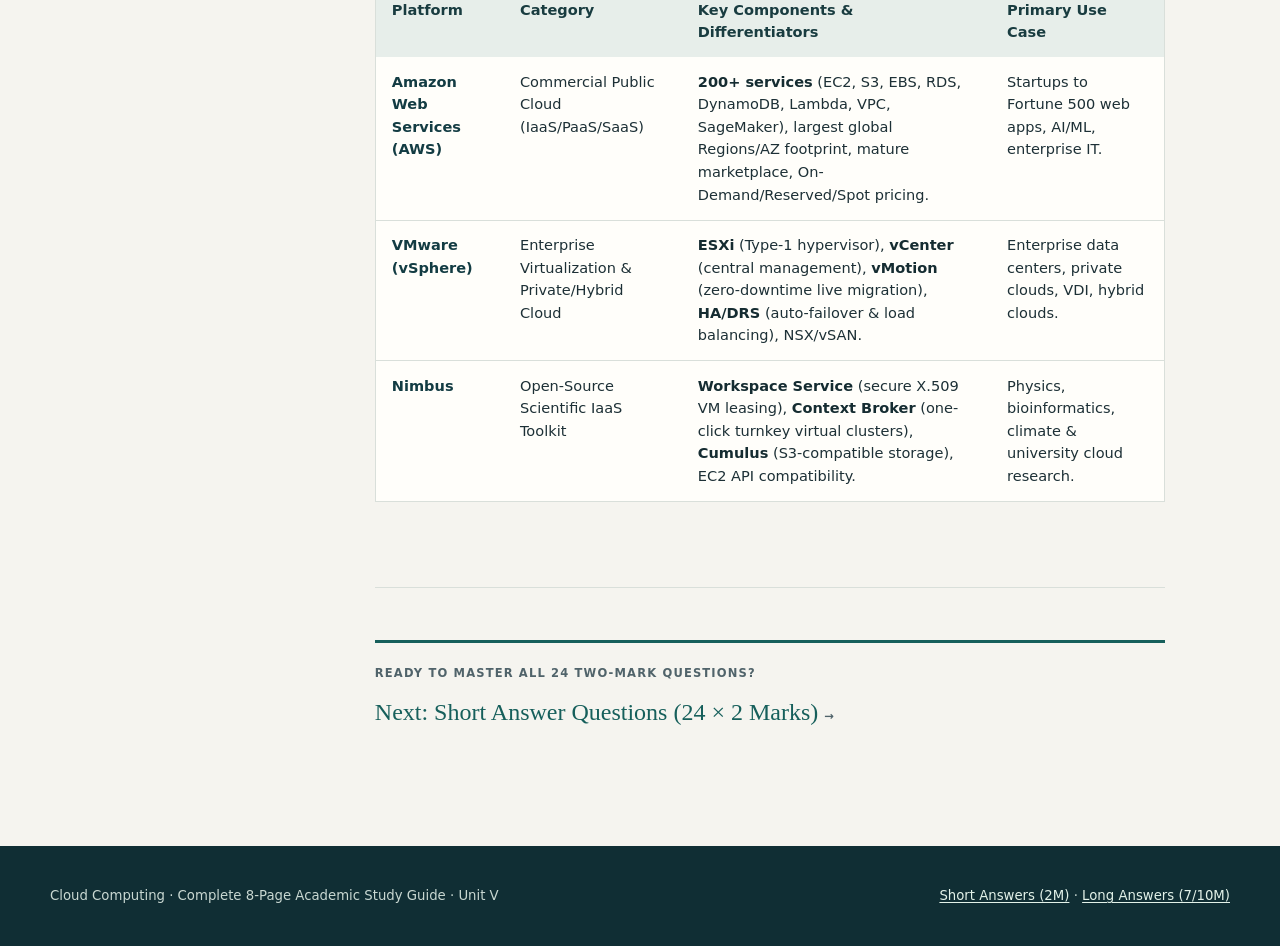
<file: unit5.html>
<!doctype html>
<html lang="en">
<head>
  <meta charset="utf-8">
  <meta name="viewport" content="width=device-width, initial-scale=1">
  <meta name="description" content="Comprehensive, exam-ready Unit V guide for Cloud Technologies and Advancements: Hadoop, HDFS, MapReduce with diagram, VirtualBox, Google App Engine and programming environment, OpenStack, Cloud Federation, AWS, VMware, and Nimbus.">
  <title>Unit V — Cloud Technologies &amp; Advancements | Cloud Computing Study Guide</title>
  <link rel="stylesheet" href="styles.css">
</head>
<body>
  <div class="reading-progress-bar" id="reading-progress" aria-hidden="true"></div>
  <a class="skip-link" href="#content">Skip to content</a>

  <header class="site-header">
    <div class="container header-inner">
      <a class="brand" href="index.html" aria-label="Cloud Computing study guide overview">
        <span class="brand-kicker">ACADEMIC STUDY GUIDE / UNITS 01—05</span>
        <span class="brand-name">Cloud Computing</span>
      </a>
      <nav class="site-nav" aria-label="Primary navigation">
        <a href="index.html">Overview</a>
        <a href="unit1.html">Unit I</a>
        <a href="unit2.html">Unit II</a>
        <a href="unit3.html">Unit III</a>
        <a href="unit4.html">Unit IV</a>
        <a href="unit5.html" aria-current="page">Unit V</a>
        <a href="short-answers.html">Short Answers</a>
        <a href="long-answers.html">Long Answers</a>
      </nav>
    </div>
  </header>

  <main id="content">
    <section class="page-hero" aria-labelledby="page-title">
      <div class="container">
        <p class="eyebrow">Unit 05 / Platforms &amp; Advancements (CO5)</p>
        <h1 id="page-title">Cloud Technologies &amp; Advancements</h1>
        <p class="lead">Complete, diagram-rich Unit V study notes: Apache Hadoop, HDFS, MapReduce, Oracle VirtualBox, Google App Engine (GAE) &amp; its programming environment, OpenStack, Cloud Federation levels, plus AWS, VMware, and Nimbus.</p>
        <div class="hero-meta" aria-label="Unit scope">
          <span>7 in-depth chapters</span>
          <span>5 SVG Architecture Diagrams · HDFS Worked Example · Platform Comparisons</span>
        </div>
      </div>
    </section>

    <div class="container reading-layout">
      <aside class="page-sidebar" aria-label="On this page">
        <nav aria-label="Unit V chapters">
          <p>On this page</p>
          <ol>
            <li><a href="#hadoop">1. Hadoop &amp; HDFS Architecture</a></li>
            <li><a href="#mapreduce">2. Working of MapReduce</a></li>
            <li><a href="#virtualbox">3. VirtualBox in Cloud Dev/Test</a></li>
            <li><a href="#gae">4. Google App Engine (GAE)</a></li>
            <li><a href="#openstack">5. OpenStack Architecture</a></li>
            <li><a href="#federation">6. Cloud Federation Levels</a></li>
            <li><a href="#other-platforms">7. AWS, VMware &amp; Nimbus</a></li>
          </ol>
        </nav>
      </aside>

      <article class="prose" aria-label="Unit V guide">

        <!-- 01: HADOOP & HDFS -->
        <section class="chapter" id="hadoop" aria-labelledby="hadoop-title">
          <p class="section-label">01 / Big Data Processing (Asked in 2023–24, 2024–25 &amp; 2025–26!)</p>
          <h2 id="hadoop-title">Apache Hadoop &amp; HDFS Architecture</h2>

          <div class="callout">
            <h3>Core Design Principle</h3>
            <p><strong>Apache Hadoop</strong> is an open-source Java framework for distributed storage and parallel processing of massive datasets across clusters of inexpensive commodity servers. Instead of moving gigabytes of data across slow networks to a compute server, Hadoop follows <strong>Data Locality ("Move Computation to Data")</strong>.</p>
          </div>

          <h3>4 Core Hadoop Ecosystem Modules</h3>
          <ol>
            <li><strong>HDFS (Hadoop Distributed File System):</strong> Fault-tolerant distributed storage splitting large files into <strong>128 MB blocks</strong> with 3× replication.</li>
            <li><strong>MapReduce:</strong> Distributed parallel batch processing engine based on <code>&lt;Key, Value&gt;</code> pairs.</li>
            <li><strong>YARN (Yet Another Resource Negotiator):</strong> Cluster scheduler (ResourceManager + NodeManagers) allocating CPU/RAM containers across nodes.</li>
            <li><strong>Hadoop Common:</strong> Shared Java utilities, I/O libraries, and OS-level abstractions.</li>
          </ol>

          <figure class="svg-figure">
            <div class="svg-figure-header">
              <span>Figure 5.1 — HDFS Master–Slave Architecture with Rack-Aware 3× Replication</span>
              <span class="badge">Must-Draw Exam Diagram</span>
            </div>
            <svg viewBox="0 0 780 250" role="img" aria-label="HDFS Master-Slave architecture showing Client querying NameNode for metadata and reading replicated blocks from DataNodes across Rack A and Rack B">
              <defs>
                <marker id="hdArr" viewBox="0 0 10 10" refX="8" refY="5" markerWidth="6" markerHeight="6" orient="auto-start-reverse">
                  <path d="M 0 1 L 10 5 L 0 9 z" fill="#165f5b"/>
                </marker>
              </defs>
              <!-- Client -->
              <rect x="16" y="16" width="145" height="62" rx="6" fill="#ebf8ff" stroke="#2b6cb0" stroke-width="1.8"/>
              <text x="88" y="42" text-anchor="middle" fill="#2b6cb0" font-family="system-ui,sans-serif" font-size="11.5" font-weight="800">HDFS Client</text>
              <text x="88" y="61" text-anchor="middle" fill="#50636a" font-family="system-ui,sans-serif" font-size="9.5">Reads / Writes File</text>

              <!-- NameNode -->
              <rect x="240" y="12" width="300" height="70" rx="6" fill="#133c43" stroke="#133c43" stroke-width="2"/>
              <text x="390" y="36" text-anchor="middle" fill="#fff" font-family="system-ui,sans-serif" font-size="12.5" font-weight="800">NameNode (Master)</text>
              <text x="390" y="54" text-anchor="middle" fill="#cfe8df" font-family="system-ui,sans-serif" font-size="9.5">Stores Metadata in RAM (File → Block Map)</text>
              <text x="390" y="69" text-anchor="middle" fill="#b5d8cc" font-family="system-ui,sans-serif" font-size="9">Monitors Heartbeats every 3 sec</text>

              <!-- Client to NameNode -->
              <line x1="161" y1="47" x2="236" y2="47" stroke="#165f5b" stroke-width="2" marker-end="url(#hdArr)" marker-start="url(#hdArr)"/>
              <text x="198" y="38" text-anchor="middle" fill="#133c43" font-family="system-ui,sans-serif" font-size="8.5" font-weight="700">Metadata</text>

              <!-- Rack A -->
              <rect x="24" y="120" width="348" height="114" rx="8" fill="#f5faf8" stroke="#165f5b" stroke-width="1.5"/>
              <text x="198" y="140" text-anchor="middle" fill="#165f5b" font-family="system-ui,sans-serif" font-size="10.5" font-weight="800">RACK A (2 Replicas)</text>
              <rect x="42" y="152" width="146" height="66" rx="5" fill="#fffefa" stroke="#165f5b"/>
              <text x="115" y="172" text-anchor="middle" fill="#133c43" font-family="system-ui,sans-serif" font-size="10.5" font-weight="700">DataNode 1</text>
              <rect x="54" y="182" width="56" height="24" rx="3" fill="#2b6cb0"/><text x="82" y="198" text-anchor="middle" fill="#fff" font-family="monospace" font-size="9" font-weight="700">Blk A</text>
              <rect x="118" y="182" width="56" height="24" rx="3" fill="#a15d32"/><text x="146" y="198" text-anchor="middle" fill="#fff" font-family="monospace" font-size="9" font-weight="700">Blk B</text>

              <rect x="208" y="152" width="146" height="66" rx="5" fill="#fffefa" stroke="#165f5b"/>
              <text x="281" y="172" text-anchor="middle" fill="#133c43" font-family="system-ui,sans-serif" font-size="10.5" font-weight="700">DataNode 2</text>
              <rect x="220" y="182" width="56" height="24" rx="3" fill="#2b6cb0"/><text x="248" y="198" text-anchor="middle" fill="#fff" font-family="monospace" font-size="9" font-weight="700">Blk A</text>
              <rect x="284" y="182" width="56" height="24" rx="3" fill="#276749"/><text x="312" y="198" text-anchor="middle" fill="#fff" font-family="monospace" font-size="9" font-weight="700">Blk C</text>

              <!-- Rack B -->
              <rect x="408" y="120" width="348" height="114" rx="8" fill="#fdf6ec" stroke="#a15d32" stroke-width="1.5"/>
              <text x="582" y="140" text-anchor="middle" fill="#7b341e" font-family="system-ui,sans-serif" font-size="10.5" font-weight="800">RACK B (1 Remote Replica for Rack Fault Tolerance)</text>
              <rect x="426" y="152" width="146" height="66" rx="5" fill="#fffefa" stroke="#a15d32"/>
              <text x="499" y="172" text-anchor="middle" fill="#133c43" font-family="system-ui,sans-serif" font-size="10.5" font-weight="700">DataNode 3</text>
              <rect x="438" y="182" width="56" height="24" rx="3" fill="#2b6cb0"/><text x="466" y="198" text-anchor="middle" fill="#fff" font-family="monospace" font-size="9" font-weight="700">Blk A</text>
              <rect x="502" y="182" width="56" height="24" rx="3" fill="#a15d32"/><text x="530" y="198" text-anchor="middle" fill="#fff" font-family="monospace" font-size="9" font-weight="700">Blk B</text>

              <rect x="592" y="152" width="146" height="66" rx="5" fill="#fffefa" stroke="#a15d32"/>
              <text x="665" y="172" text-anchor="middle" fill="#133c43" font-family="system-ui,sans-serif" font-size="10.5" font-weight="700">DataNode 4</text>
              <rect x="604" y="182" width="56" height="24" rx="3" fill="#a15d32"/><text x="632" y="198" text-anchor="middle" fill="#fff" font-family="monospace" font-size="9" font-weight="700">Blk B</text>
              <rect x="668" y="182" width="56" height="24" rx="3" fill="#276749"/><text x="696" y="198" text-anchor="middle" fill="#fff" font-family="monospace" font-size="9" font-weight="700">Blk C</text>

              <!-- Heartbeat / Control lines -->
              <line x1="330" y1="82" x2="220" y2="118" stroke="#165f5b" stroke-width="1.6" stroke-dasharray="4 3" marker-end="url(#hdArr)"/>
              <line x1="450" y1="82" x2="560" y2="118" stroke="#165f5b" stroke-width="1.6" stroke-dasharray="4 3" marker-end="url(#hdArr)"/>
              <text x="390" y="108" text-anchor="middle" fill="#50636a" font-family="system-ui,sans-serif" font-size="9" font-weight="700">Heartbeats &amp; Block Reports</text>
            </svg>
            <figcaption>Every 128 MB block (e.g., Blk A) is replicated 3 times: twice on Rack A and once on Rack B, surviving both single-disk crashes and full rack outages.</figcaption>
          </figure>

          <div class="worked-example">
            <h4>Quick HDFS Numerical Example</h4>
            <p>Suppose you upload a <strong>300 MB</strong> log file to HDFS (default block size = <strong>128 MB</strong>, replication factor = <strong>3</strong>):</p>
            <ul>
              <li>HDFS splits it into <strong>3 blocks</strong>: Block 1 = 128 MB, Block 2 = 128 MB, Block 3 = 44 MB.</li>
              <li>Total physical cluster storage used = <code>300 MB × 3 = 900 MB</code> across DataNodes.</li>
            </ul>
          </div>
        </section>

        <!-- 02: MAPREDUCE -->
        <section class="chapter" id="mapreduce" aria-labelledby="mr-title">
          <p class="section-label">02 / Parallel Processing Engine (Asked in 2023–24 &amp; 2025–26)</p>
          <h2 id="mr-title">Working of MapReduce (With Neat Diagram &amp; Example)</h2>
          <p><strong>MapReduce</strong> processes petabytes of data in parallel across a Hadoop cluster by dividing every job into two developer-defined functions—<code>Map()</code> and <code>Reduce()</code>—connected by Hadoop's automatic <strong>Shuffle &amp; Sort</strong> engine.</p>

          <figure class="svg-figure">
            <div class="svg-figure-header">
              <span>Figure 5.2 — MapReduce Execution Pipeline (WordCount Example)</span>
              <span class="badge">Must-Draw Exam Diagram</span>
            </div>
            <svg viewBox="0 0 800 205" role="img" aria-label="MapReduce WordCount pipeline from Input Splits through Map, Shuffle and Sort, Reduce, to HDFS Output">
              <defs>
                <marker id="mrArr" viewBox="0 0 10 10" refX="8" refY="5" markerWidth="6" markerHeight="6" orient="auto-start-reverse">
                  <path d="M 0 1 L 10 5 L 0 9 z" fill="#165f5b"/>
                </marker>
              </defs>
              <!-- Stage headers -->
              <text x="72" y="20" text-anchor="middle" fill="#133c43" font-family="system-ui,sans-serif" font-size="10.5" font-weight="800">1. INPUT SPLITS</text>
              <text x="234" y="20" text-anchor="middle" fill="#2b6cb0" font-family="system-ui,sans-serif" font-size="10.5" font-weight="800">2. MAP PHASE</text>
              <text x="414" y="20" text-anchor="middle" fill="#6b46c1" font-family="system-ui,sans-serif" font-size="10.5" font-weight="800">3. SHUFFLE &amp; SORT</text>
              <text x="588" y="20" text-anchor="middle" fill="#276749" font-family="system-ui,sans-serif" font-size="10.5" font-weight="800">4. REDUCE PHASE</text>
              <text x="732" y="20" text-anchor="middle" fill="#a15d32" font-family="system-ui,sans-serif" font-size="10.5" font-weight="800">5. OUTPUT</text>

              <!-- Splits -->
              <rect x="12" y="38" width="120" height="58" rx="5" fill="#fffefa" stroke="#133c43" stroke-width="1.5"/>
              <text x="72" y="60" text-anchor="middle" fill="#50636a" font-family="system-ui,sans-serif" font-size="9" font-weight="700">Split 1</text>
              <text x="72" y="79" text-anchor="middle" fill="#133c43" font-family="monospace" font-size="10">"Cloud AWS"</text>

              <rect x="12" y="114" width="120" height="58" rx="5" fill="#fffefa" stroke="#133c43" stroke-width="1.5"/>
              <text x="72" y="136" text-anchor="middle" fill="#50636a" font-family="system-ui,sans-serif" font-size="9" font-weight="700">Split 2</text>
              <text x="72" y="155" text-anchor="middle" fill="#133c43" font-family="monospace" font-size="10">"Cloud GCP"</text>

              <!-- Mappers -->
              <line x1="132" y1="67" x2="168" y2="67" stroke="#165f5b" stroke-width="1.8" marker-end="url(#mrArr)"/>
              <line x1="132" y1="143" x2="168" y2="143" stroke="#165f5b" stroke-width="1.8" marker-end="url(#mrArr)"/>

              <rect x="172" y="38" width="124" height="58" rx="5" fill="#ebf8ff" stroke="#2b6cb0" stroke-width="1.5"/>
              <text x="234" y="59" text-anchor="middle" fill="#2b6cb0" font-family="monospace" font-size="9.5" font-weight="700">(Cloud, 1)</text>
              <text x="234" y="79" text-anchor="middle" fill="#2b6cb0" font-family="monospace" font-size="9.5" font-weight="700">(AWS, 1)</text>

              <rect x="172" y="114" width="124" height="58" rx="5" fill="#ebf8ff" stroke="#2b6cb0" stroke-width="1.5"/>
              <text x="234" y="135" text-anchor="middle" fill="#2b6cb0" font-family="monospace" font-size="9.5" font-weight="700">(Cloud, 1)</text>
              <text x="234" y="155" text-anchor="middle" fill="#2b6cb0" font-family="monospace" font-size="9.5" font-weight="700">(GCP, 1)</text>

              <!-- Shuffle & Sort -->
              <line x1="296" y1="67" x2="340" y2="67" stroke="#6b46c1" stroke-width="1.8" marker-end="url(#mrArr)"/>
              <line x1="296" y1="143" x2="340" y2="143" stroke="#6b46c1" stroke-width="1.8" marker-end="url(#mrArr)"/>
              <line x1="296" y1="135" x2="340" y2="95" stroke="#6b46c1" stroke-width="1.4" stroke-dasharray="3 2"/>

              <rect x="344" y="38" width="140" height="134" rx="6" fill="#f5f0ff" stroke="#6b46c1" stroke-width="1.6"/>
              <text x="414" y="68" text-anchor="middle" fill="#553c9a" font-family="monospace" font-size="10" font-weight="700">(AWS, [1])</text>
              <text x="414" y="106" text-anchor="middle" fill="#553c9a" font-family="monospace" font-size="10" font-weight="700">(Cloud, [1, 1])</text>
              <text x="414" y="144" text-anchor="middle" fill="#553c9a" font-family="monospace" font-size="10" font-weight="700">(GCP, [1])</text>

              <!-- Reducers -->
              <line x1="484" y1="67" x2="520" y2="67" stroke="#276749" stroke-width="1.8" marker-end="url(#mrArr)"/>
              <line x1="484" y1="143" x2="520" y2="143" stroke="#276749" stroke-width="1.8" marker-end="url(#mrArr)"/>

              <rect x="524" y="38" width="128" height="134" rx="6" fill="#f0fff4" stroke="#276749" stroke-width="1.6"/>
              <text x="588" y="68" text-anchor="middle" fill="#22543d" font-family="monospace" font-size="10" font-weight="700">(AWS, 1)</text>
              <text x="588" y="106" text-anchor="middle" fill="#22543d" font-family="monospace" font-size="10" font-weight="700">(Cloud, 2)</text>
              <text x="588" y="144" text-anchor="middle" fill="#22543d" font-family="monospace" font-size="10" font-weight="700">(GCP, 1)</text>

              <!-- Output -->
              <line x1="652" y1="105" x2="682" y2="105" stroke="#a15d32" stroke-width="2" marker-end="url(#mrArr)"/>
              <rect x="686" y="64" width="102" height="82" rx="6" fill="#fdf6ec" stroke="#a15d32" stroke-width="1.8"/>
              <text x="737" y="96" text-anchor="middle" fill="#7b341e" font-family="system-ui,sans-serif" font-size="11" font-weight="800">HDFS</text>
              <text x="737" y="114" text-anchor="middle" fill="#7b341e" font-family="system-ui,sans-serif" font-size="10" font-weight="700">part-r-00000</text>
              <text x="737" y="132" text-anchor="middle" fill="#50636a" font-family="system-ui,sans-serif" font-size="8.5">Replicated Result</text>
            </svg>
            <figcaption>Optional <strong>Combiner</strong> runs locally after Map to pre-sum duplicate keys on the same node, dramatically reducing network shuffle traffic.</figcaption>
          </figure>
        </section>

        <!-- 03: VIRTUALBOX -->
        <section class="chapter" id="virtualbox" aria-labelledby="vb-title">
          <p class="section-label">03 / Desktop Virtualization (Asked in 2023–24 &amp; 2025–26)</p>
          <h2 id="vb-title">Oracle VirtualBox in Cloud Development &amp; Testing</h2>
          <p><strong>Oracle VM VirtualBox</strong> is a free, open-source, cross-platform <strong>Type-2 (Hosted) Hypervisor</strong> running on Windows, Linux, and macOS hosts. It allows engineers to run complete multi-VM cloud topologies locally on a laptop.</p>

          <h3>VirtualBox Networking Modes (Great Exam Detail!)</h3>
          <div class="table-wrap">
            <table>
              <caption>VirtualBox Virtual Networking Modes for Cloud Simulation</caption>
              <thead>
                <tr><th scope="col">Mode</th><th scope="col">How It Works</th><th scope="col">Cloud Testing Use Case</th></tr>
              </thead>
              <tbody>
                <tr><th scope="row">NAT</th><td>VM shares host's IP to reach the internet; hidden from external network.</td><td>Quick internet access for downloading packages inside a VM.</td></tr>
                <tr><th scope="row">Bridged Adapter</th><td>VM gets its own LAN IP directly from the Wi-Fi/office router.</td><td>Testing a web server accessible from other laptops on the LAN.</td></tr>
                <tr><th scope="row">Host-Only</th><td>Private network strictly between Host PC and Guest VMs (no internet).</td><td>Safe isolated security/malware testing and local SSH access.</td></tr>
                <tr><th scope="row">Internal Network</th><td>Connects VMs only to each other—invisible even to the host OS.</td><td>Simulating private VPC database subnets &amp; multi-node Hadoop clusters.</td></tr>
              </tbody>
            </table>
          </div>

          <h3>Five Roles of VirtualBox in Cloud Dev &amp; Testing</h3>
          <ul>
            <li><strong>Zero-Cost Local Cloud Sandbox:</strong> Practice Linux administration, Docker, Kubernetes, and OpenStack locally with $0 cloud bills.</li>
            <li><strong>Snapshots &amp; Instant Rollback:</strong> Capture VM state before applying risky patches or schema migrations; revert in 3 seconds on failure.</li>
            <li><strong>Environment Parity with Vagrant:</strong> Share a <code>Vagrantfile</code> so every developer boots the exact same OS/library stack used in cloud production.</li>
            <li><strong>OVF / OVA Cloud Portability:</strong> Export tested VMs as standard <code>.ova</code> images and import them straight into AWS EC2 or Oracle Cloud.</li>
          </ul>
        </section>

        <!-- 04: GOOGLE APP ENGINE -->
        <section class="chapter" id="gae" aria-labelledby="gae-title">
          <p class="section-label">04 / PaaS Case Study (Asked in 2023–24 &amp; 2025–26)</p>
          <h2 id="gae-title">Google App Engine (GAE) &amp; Programming Environment</h2>
          <p><strong>Google App Engine (GAE)</strong> is Google Cloud's fully managed <strong>Platform as a Service (PaaS)</strong> for building and scaling web apps and mobile backends without provisioning VMs or managing OS patches.</p>

          <figure class="svg-figure">
            <div class="svg-figure-header">
              <span>Figure 5.3 — Google App Engine (GAE) Architecture &amp; Programming Environment</span>
              <span class="badge">Exam Diagram</span>
            </div>
            <svg viewBox="0 0 780 185" role="img" aria-label="Google App Engine architecture showing Users connecting via Load Balancer and Auto-Scaler to Sandboxed App Instances backed by Datastore, Memcache, Task Queues, and Cloud SQL">
              <defs>
                <marker id="gaeArr" viewBox="0 0 10 10" refX="8" refY="5" markerWidth="6" markerHeight="6" orient="auto-start-reverse">
                  <path d="M 0 1 L 10 5 L 0 9 z" fill="#165f5b"/>
                </marker>
              </defs>
              <!-- Users -->
              <rect x="12" y="54" width="112" height="72" rx="6" fill="#ebf8ff" stroke="#2b6cb0" stroke-width="1.8"/>
              <text x="68" y="84" text-anchor="middle" fill="#2b6cb0" font-family="system-ui,sans-serif" font-size="11" font-weight="800">End Users</text>
              <text x="68" y="104" text-anchor="middle" fill="#50636a" font-family="system-ui,sans-serif" font-size="9">HTTP / HTTPS</text>

              <line x1="124" y1="90" x2="156" y2="90" stroke="#165f5b" stroke-width="2" marker-end="url(#gaeArr)"/>

              <!-- Frontend LB -->
              <rect x="160" y="42" width="142" height="96" rx="6" fill="#133c43"/>
              <text x="231" y="72" text-anchor="middle" fill="#fff" font-family="system-ui,sans-serif" font-size="11" font-weight="800">Frontend LB &amp;</text>
              <text x="231" y="89" text-anchor="middle" fill="#fff" font-family="system-ui,sans-serif" font-size="11" font-weight="800">Auto-Scaler</text>
              <text x="231" y="112" text-anchor="middle" fill="#b5d8cc" font-family="system-ui,sans-serif" font-size="9">Traffic Splitting &amp;</text>
              <text x="231" y="125" text-anchor="middle" fill="#b5d8cc" font-family="system-ui,sans-serif" font-size="9">Scale-to-Zero</text>

              <line x1="302" y1="90" x2="334" y2="90" stroke="#165f5b" stroke-width="2" marker-end="url(#gaeArr)"/>

              <!-- Runtime Sandbox -->
              <rect x="338" y="24" width="190" height="132" rx="8" fill="#f5faf8" stroke="#165f5b" stroke-width="2"/>
              <text x="433" y="46" text-anchor="middle" fill="#133c43" font-family="system-ui,sans-serif" font-size="11" font-weight="800">GAE App Instances</text>
              <rect x="354" y="56" width="158" height="40" rx="4" fill="#fffefa" stroke="#2b6cb0"/>
              <text x="433" y="73" text-anchor="middle" fill="#2b6cb0" font-family="system-ui,sans-serif" font-size="9.5" font-weight="700">Standard Sandbox</text>
              <text x="433" y="88" text-anchor="middle" fill="#50636a" font-family="system-ui,sans-serif" font-size="8.5">Python · Java · Go · Node · PHP</text>
              <rect x="354" y="104" width="158" height="40" rx="4" fill="#fffefa" stroke="#276749"/>
              <text x="433" y="121" text-anchor="middle" fill="#276749" font-family="system-ui,sans-serif" font-size="9.5" font-weight="700">Flexible Containers</text>
              <text x="433" y="136" text-anchor="middle" fill="#50636a" font-family="system-ui,sans-serif" font-size="8.5">Custom Docker · Any Language</text>

              <line x1="528" y1="90" x2="562" y2="90" stroke="#165f5b" stroke-width="2" marker-end="url(#gaeArr)"/>

              <!-- Managed Services -->
              <rect x="566" y="20" width="200" height="140" rx="8" fill="#fdf6ec" stroke="#a15d32" stroke-width="1.8"/>
              <text x="666" y="42" text-anchor="middle" fill="#7b341e" font-family="system-ui,sans-serif" font-size="11" font-weight="800">Built-In Cloud Services</text>
              <text x="666" y="66" text-anchor="middle" fill="#1d3036" font-family="system-ui,sans-serif" font-size="9.5">• Cloud Datastore / Firestore</text>
              <text x="666" y="86" text-anchor="middle" fill="#1d3036" font-family="system-ui,sans-serif" font-size="9.5">• Cloud SQL (MySQL/PG)</text>
              <text x="666" y="106" text-anchor="middle" fill="#1d3036" font-family="system-ui,sans-serif" font-size="9.5">• Memcache (Fast Cache)</text>
              <text x="666" y="126" text-anchor="middle" fill="#1d3036" font-family="system-ui,sans-serif" font-size="9.5">• Task Queues &amp; Cron Jobs</text>
              <text x="666" y="146" text-anchor="middle" fill="#1d3036" font-family="system-ui,sans-serif" font-size="9.5">• Cloud Logging &amp; IAM Auth</text>
            </svg>
            <figcaption>Developers configure routing and scaling in a single <code>app.yaml</code> file and deploy globally with one CLI command: <code>gcloud app deploy</code>.</figcaption>
          </figure>
        </section>

        <!-- 05: OPENSTACK -->
        <section class="chapter" id="openstack" aria-labelledby="os-title">
          <p class="section-label">05 / Open-Source IaaS Cloud (Asked in 2023–24 &amp; 2025–26)</p>
          <h2 id="os-title">OpenStack Architecture &amp; Core Components</h2>
          <p><strong>OpenStack</strong> is a modular, open-source <strong>IaaS cloud operating system</strong> enabling enterprises, telecoms, and universities to run private and public clouds on commodity hardware without vendor lock-in.</p>

          <figure class="svg-figure">
            <div class="svg-figure-header">
              <span>Figure 5.4 — OpenStack Core Services Architecture</span>
              <span class="badge">Exam Diagram</span>
            </div>
            <svg viewBox="0 0 780 205" role="img" aria-label="OpenStack architecture with Horizon Dashboard and Keystone Identity on top governing Nova Compute, Neutron Networking, Swift Object Storage, Cinder Block Storage, and Glance Image Service">
              <!-- Horizon + Keystone Top -->
              <rect x="20" y="14" width="356" height="44" rx="6" fill="#133c43"/>
              <text x="198" y="34" text-anchor="middle" fill="#fff" font-family="system-ui,sans-serif" font-size="11.5" font-weight="800">Horizon (Web Dashboard UI &amp; CLI)</text>
              <text x="198" y="50" text-anchor="middle" fill="#b5d8cc" font-family="system-ui,sans-serif" font-size="9">Self-Service Portal for Admins &amp; Users</text>

              <rect x="404" y="14" width="356" height="44" rx="6" fill="#a15d32"/>
              <text x="582" y="34" text-anchor="middle" fill="#fff" font-family="system-ui,sans-serif" font-size="11.5" font-weight="800">Keystone (Identity &amp; Auth — IAM)</text>
              <text x="582" y="50" text-anchor="middle" fill="#feebc8" font-family="system-ui,sans-serif" font-size="9">Authentication · Tokens · Service Catalog</text>

              <!-- 5 Core Modules -->
              <rect x="20" y="84" width="136" height="96" rx="6" fill="#ebf8ff" stroke="#2b6cb0" stroke-width="1.8"/>
              <text x="88" y="110" text-anchor="middle" fill="#2b6cb0" font-family="system-ui,sans-serif" font-size="12" font-weight="800">Nova</text>
              <text x="88" y="128" text-anchor="middle" fill="#133c43" font-family="system-ui,sans-serif" font-size="10" font-weight="700">Compute</text>
              <text x="88" y="148" text-anchor="middle" fill="#50636a" font-family="system-ui,sans-serif" font-size="9">Launches &amp; manages</text>
              <text x="88" y="162" text-anchor="middle" fill="#50636a" font-family="system-ui,sans-serif" font-size="9">KVM / Xen VMs</text>

              <rect x="171" y="84" width="136" height="96" rx="6" fill="#f5faf8" stroke="#165f5b" stroke-width="1.8"/>
              <text x="239" y="110" text-anchor="middle" fill="#165f5b" font-family="system-ui,sans-serif" font-size="12" font-weight="800">Neutron</text>
              <text x="239" y="128" text-anchor="middle" fill="#133c43" font-family="system-ui,sans-serif" font-size="10" font-weight="700">Networking</text>
              <text x="239" y="148" text-anchor="middle" fill="#50636a" font-family="system-ui,sans-serif" font-size="9">SDN Routers, VPCs,</text>
              <text x="239" y="162" text-anchor="middle" fill="#50636a" font-family="system-ui,sans-serif" font-size="9">Floating IPs &amp; FW</text>

              <rect x="322" y="84" width="136" height="96" rx="6" fill="#f0fff4" stroke="#276749" stroke-width="1.8"/>
              <text x="390" y="110" text-anchor="middle" fill="#276749" font-family="system-ui,sans-serif" font-size="12" font-weight="800">Swift</text>
              <text x="390" y="128" text-anchor="middle" fill="#133c43" font-family="system-ui,sans-serif" font-size="10" font-weight="700">Object Storage</text>
              <text x="390" y="148" text-anchor="middle" fill="#50636a" font-family="system-ui,sans-serif" font-size="9">Unstructured files</text>
              <text x="390" y="162" text-anchor="middle" fill="#50636a" font-family="system-ui,sans-serif" font-size="9">(like Amazon S3)</text>

              <rect x="473" y="84" width="136" height="96" rx="6" fill="#f5f0ff" stroke="#6b46c1" stroke-width="1.8"/>
              <text x="541" y="110" text-anchor="middle" fill="#6b46c1" font-family="system-ui,sans-serif" font-size="12" font-weight="800">Cinder</text>
              <text x="541" y="128" text-anchor="middle" fill="#133c43" font-family="system-ui,sans-serif" font-size="10" font-weight="700">Block Storage</text>
              <text x="541" y="148" text-anchor="middle" fill="#50636a" font-family="system-ui,sans-serif" font-size="9">Persistent VM disks</text>
              <text x="541" y="162" text-anchor="middle" fill="#50636a" font-family="system-ui,sans-serif" font-size="9">(like AWS EBS)</text>

              <rect x="624" y="84" width="136" height="96" rx="6" fill="#fdf6ec" stroke="#a15d32" stroke-width="1.8"/>
              <text x="692" y="110" text-anchor="middle" fill="#7b341e" font-family="system-ui,sans-serif" font-size="12" font-weight="800">Glance</text>
              <text x="692" y="128" text-anchor="middle" fill="#133c43" font-family="system-ui,sans-serif" font-size="10" font-weight="700">Image Service</text>
              <text x="692" y="148" text-anchor="middle" fill="#50636a" font-family="system-ui,sans-serif" font-size="9">Stores OS templates</text>
              <text x="692" y="162" text-anchor="middle" fill="#50636a" font-family="system-ui,sans-serif" font-size="9">&amp; VM snapshots</text>

              <!-- Connecting bus -->
              <line x1="88" y1="70" x2="692" y2="70" stroke="#133c43" stroke-width="2"/>
              <line x1="198" y1="58" x2="198" y2="70" stroke="#133c43" stroke-width="2"/>
              <line x1="582" y1="58" x2="582" y2="70" stroke="#a15d32" stroke-width="2"/>
              <line x1="88" y1="70" x2="88" y2="84" stroke="#133c43" stroke-width="1.5"/>
              <line x1="239" y1="70" x2="239" y2="84" stroke="#133c43" stroke-width="1.5"/>
              <line x1="390" y1="70" x2="390" y2="84" stroke="#133c43" stroke-width="1.5"/>
              <line x1="541" y1="70" x2="541" y2="84" stroke="#133c43" stroke-width="1.5"/>
              <line x1="692" y1="70" x2="692" y2="84" stroke="#133c43" stroke-width="1.5"/>
            </svg>
            <figcaption>All OpenStack services communicate via REST APIs and message queues, making it easy to deploy only the components your private cloud needs.</figcaption>
          </figure>
        </section>

        <!-- 06: CLOUD FEDERATION -->
        <section class="chapter" id="federation" aria-labelledby="fed-title">
          <p class="section-label">06 / Interconnected Clouds</p>
          <h2 id="fed-title">Cloud Federation &amp; Four Levels of Federation</h2>
          <p><strong>Cloud Federation</strong> interconnects two or more independent cloud providers so they share compute/storage pools, authenticate users via Single Sign-On (SAML/XMPP), and route workloads seamlessly across boundaries.</p>

          <div class="memory-hook">
            <strong>Memory Hook — P-V-E-T (Ascending Security):</strong> <strong>P</strong>ermissive → <strong>V</strong>erified → <strong>E</strong>ncrypted → <strong>T</strong>rusted.
          </div>

          <figure class="svg-figure">
            <div class="svg-figure-header">
              <span>Figure 5.5 — The Four Levels of Cloud Federation (Security Progression)</span>
              <span class="badge">Exam Diagram</span>
            </div>
            <svg viewBox="0 0 760 130" role="img" aria-label="Four ascending levels of Cloud Federation: Permissive, Verified, Encrypted, and Trusted">
              <defs>
                <marker id="fedArr" viewBox="0 0 10 10" refX="8" refY="5" markerWidth="6" markerHeight="6" orient="auto-start-reverse">
                  <path d="M 0 1 L 10 5 L 0 9 z" fill="#165f5b"/>
                </marker>
              </defs>
              <rect x="12" y="26" width="164" height="78" rx="6" fill="#edf2f7" stroke="#718096" stroke-width="1.6"/>
              <text x="94" y="48" text-anchor="middle" fill="#4a5568" font-family="system-ui,sans-serif" font-size="11" font-weight="800">1. Permissive</text>
              <text x="94" y="68" text-anchor="middle" fill="#50636a" font-family="system-ui,sans-serif" font-size="9">No identity check;</text>
              <text x="94" y="83" text-anchor="middle" fill="#50636a" font-family="system-ui,sans-serif" font-size="9">vulnerable to spoofing</text>

              <line x1="176" y1="65" x2="198" y2="65" stroke="#165f5b" stroke-width="2" marker-end="url(#fedArr)"/>

              <rect x="202" y="26" width="164" height="78" rx="6" fill="#ebf8ff" stroke="#2b6cb0" stroke-width="1.6"/>
              <text x="284" y="48" text-anchor="middle" fill="#2b6cb0" font-family="system-ui,sans-serif" font-size="11" font-weight="800">2. Verified</text>
              <text x="284" y="68" text-anchor="middle" fill="#1d3036" font-family="system-ui,sans-serif" font-size="9">DNS / domain identity</text>
              <text x="284" y="83" text-anchor="middle" fill="#1d3036" font-family="system-ui,sans-serif" font-size="9">checked before peering</text>

              <line x1="366" y1="65" x2="388" y2="65" stroke="#165f5b" stroke-width="2" marker-end="url(#fedArr)"/>

              <rect x="392" y="26" width="164" height="78" rx="6" fill="#fdf6ec" stroke="#a15d32" stroke-width="1.6"/>
              <text x="474" y="48" text-anchor="middle" fill="#7b341e" font-family="system-ui,sans-serif" font-size="11" font-weight="800">3. Encrypted</text>
              <text x="474" y="68" text-anchor="middle" fill="#1d3036" font-family="system-ui,sans-serif" font-size="9">All cross-cloud traffic</text>
              <text x="474" y="83" text-anchor="middle" fill="#1d3036" font-family="system-ui,sans-serif" font-size="9">encrypted via TLS/SSL</text>

              <line x1="556" y1="65" x2="578" y2="65" stroke="#165f5b" stroke-width="2" marker-end="url(#fedArr)"/>

              <rect x="582" y="26" width="166" height="78" rx="6" fill="#e9f1ee" stroke="#165f5b" stroke-width="2"/>
              <text x="665" y="48" text-anchor="middle" fill="#133c43" font-family="system-ui,sans-serif" font-size="11" font-weight="800">4. Trusted (Highest)</text>
              <text x="665" y="68" text-anchor="middle" fill="#1d3036" font-family="system-ui,sans-serif" font-size="9">Mutual TLS + strict CA</text>
              <text x="665" y="83" text-anchor="middle" fill="#1d3036" font-family="system-ui,sans-serif" font-size="9">PKI digital certificates</text>
            </svg>
            <figcaption>Enterprise and government federated clouds mandate <strong>Trusted Federation</strong> to guarantee both identity authenticity and end-to-end encryption.</figcaption>
          </figure>
        </section>

        <!-- 07: AWS, VMWARE & NIMBUS -->
        <section class="chapter" id="other-platforms" aria-labelledby="other-title">
          <p class="section-label">07 / Major Exam Platforms (All Asked in 2024–25!)</p>
          <h2 id="other-title">AWS, VMware, and Nimbus</h2>

          <div class="table-wrap">
            <table>
              <caption>Quick Exam Comparison: AWS vs VMware vs Nimbus</caption>
              <thead>
                <tr><th scope="col">Platform</th><th scope="col">Category</th><th scope="col">Key Components &amp; Differentiators</th><th scope="col">Primary Use Case</th></tr>
              </thead>
              <tbody>
                <tr>
                  <th scope="row">Amazon Web Services (AWS)</th>
                  <td>Commercial Public Cloud (IaaS/PaaS/SaaS)</td>
                  <td><strong>200+ services</strong> (EC2, S3, EBS, RDS, DynamoDB, Lambda, VPC, SageMaker), largest global Regions/AZ footprint, mature marketplace, On-Demand/Reserved/Spot pricing.</td>
                  <td>Startups to Fortune 500 web apps, AI/ML, enterprise IT.</td>
                </tr>
                <tr>
                  <th scope="row">VMware (vSphere)</th>
                  <td>Enterprise Virtualization &amp; Private/Hybrid Cloud</td>
                  <td><strong>ESXi</strong> (Type-1 hypervisor), <strong>vCenter</strong> (central management), <strong>vMotion</strong> (zero-downtime live migration), <strong>HA/DRS</strong> (auto-failover &amp; load balancing), NSX/vSAN.</td>
                  <td>Enterprise data centers, private clouds, VDI, hybrid clouds.</td>
                </tr>
                <tr>
                  <th scope="row">Nimbus</th>
                  <td>Open-Source Scientific IaaS Toolkit</td>
                  <td><strong>Workspace Service</strong> (secure X.509 VM leasing), <strong>Context Broker</strong> (one-click turnkey virtual clusters), <strong>Cumulus</strong> (S3-compatible storage), EC2 API compatibility.</td>
                  <td>Physics, bioinformatics, climate &amp; university cloud research.</td>
                </tr>
              </tbody>
            </table>
          </div>
        </section>

        <section class="next-section" aria-label="Next page">
          <p>Ready to master all 24 two-mark questions?</p>
          <a href="short-answers.html">Next: Short Answer Questions (24 × 2 Marks) <span aria-hidden="true">→</span></a>
        </section>
      </article>
    </div>
  </main>

  <footer class="site-footer">
    <div class="container">
      <p>Cloud Computing · Complete 8-Page Academic Study Guide · Unit V</p>
      <p><a href="short-answers.html">Short Answers (2M)</a> · <a href="long-answers.html">Long Answers (7/10M)</a></p>
    </div>
  </footer>

  <button id="back-to-top" class="back-to-top" aria-label="Back to top" title="Back to top">↑</button>
  <script src="site.js"></script>
</body>
</html>
</file>
<file: styles.css>
/* Cloud Computing · academic study guide */
:root {
  color-scheme: light;
  --paper: #f5f4ef;
  --surface: #fffefa;
  --ink: #1d3036;
  --muted: #50636a;
  --teal: #165f5b;
  --deep: #133c43;
  --accent: #a15d32;
  --rule: #d9dfda;
  --pale: #e9f1ee;
  --sand: #f4e9dc;
  --ui: system-ui, -apple-system, BlinkMacSystemFont, "Segoe UI", sans-serif;
  --text: Georgia, "Times New Roman", serif;
}
*, *::before, *::after { box-sizing: border-box; }
html { scroll-behavior: auto; }
body { margin: 0; background: var(--paper); color: var(--ink); font: 16px/1.65 var(--ui); }
a { color: var(--teal); text-underline-offset: .18em; text-decoration-thickness: 1px; }
a:focus-visible, button:focus-visible { outline: 3px solid var(--accent); outline-offset: 4px; }
img, svg { max-width: 100%; }
.container { width: min(100% - 3rem, 1180px); margin-inline: auto; }
.skip-link { position: absolute; z-index: 20; top: -5rem; left: 1rem; padding: .65rem 1rem; background: var(--surface); color: var(--ink); }
.skip-link:focus { top: .7rem; }
.site-header { background: var(--surface); border-bottom: 1px solid var(--rule); }
.header-inner { min-height: 108px; display: flex; flex-wrap: wrap; align-items: center; justify-content: space-between; gap: 1rem 2rem; padding-block: 1.1rem; }
.brand { display: flex; flex-direction: column; text-decoration: none; color: var(--ink); line-height: 1.2; }
.brand-kicker, .eyebrow, .section-label, .sidebar-title, .caps { font: 700 .7rem/1.4 var(--ui); letter-spacing: .15em; text-transform: uppercase; }
.brand-kicker { color: var(--teal); margin-bottom: .4rem; }
.brand-name { font: 600 1.62rem/1.1 var(--text); letter-spacing: -.025em; }
.site-nav { display: flex; flex-wrap: wrap; align-items: center; gap: .4rem 1.35rem; font: 650 .84rem/1.45 var(--ui); }
.site-nav a { text-decoration: none; color: var(--muted); border-bottom: 2px solid transparent; padding: .4rem 0; }
.site-nav a[aria-current="page"] { color: var(--deep); border-bottom-color: var(--accent); }
.page-hero { background: var(--deep); color: #f8f7f1; padding: clamp(3.5rem, 7vw, 6.3rem) 0 clamp(3rem, 5vw, 4.8rem); border-bottom: 6px solid var(--teal); }
.page-hero .container { position: relative; }
.page-hero .eyebrow, .cover .eyebrow { color: #b5d8cc; margin: 0 0 1.25rem; }
h1, h2, h3, h4, p, figure { margin-top: 0; }
h1, h2, h3 { text-wrap: balance; }
.page-hero h1 { max-width: 850px; font: 500 clamp(2.8rem, 6.2vw, 5.1rem)/1.08 var(--text); letter-spacing: -.045em; margin-bottom: 1.4rem; }
.page-hero .lead { max-width: 760px; font: 1.1rem/1.7 var(--ui); color: #dce7e2; margin-bottom: 2.1rem; }
.hero-meta { display: flex; flex-wrap: wrap; gap: .5rem 1.5rem; color: #bcd3ca; font: 650 .77rem/1.5 var(--ui); text-transform: uppercase; letter-spacing: .08em; }
.hero-meta > * + * { border-left: 1px solid #607c7b; padding-left: 1.5rem; }
.reading-layout { display: grid; grid-template-columns: minmax(195px, 248px) minmax(0, 790px); gap: clamp(2rem, 6vw, 6rem); align-items: start; padding-block: 4.5rem 6rem; }
.page-sidebar { position: sticky; top: 1.5rem; max-height: calc(100vh - 3rem); overflow: auto; border-top: 3px solid var(--teal); padding-top: 1.05rem; font: .86rem/1.45 var(--ui); }
.page-sidebar p { margin: 0 0 .9rem; color: var(--muted); font-weight: 750; letter-spacing: .12em; text-transform: uppercase; font-size: .69rem; }
.page-sidebar ol, .page-sidebar ul { list-style: none; padding: 0; margin: 0; }
.page-sidebar li { border-bottom: 1px solid var(--rule); }
.page-sidebar a { display: block; padding: .72rem 0; color: var(--ink); text-decoration: none; }
.page-sidebar .side-note { margin-top: 1.7rem; font-size: .77rem; line-height: 1.55; text-transform: none; letter-spacing: 0; font-weight: 400; }
.prose { min-width: 0; font: 1.075rem/1.83 var(--text); }
.prose .chapter { padding-bottom: 3.2rem; margin-bottom: 3.3rem; border-bottom: 1px solid var(--rule); scroll-margin-top: 2rem; }
.prose .chapter:last-of-type { border-bottom: 0; }
.section-label { color: var(--teal); margin: 0 0 .8rem; }
.prose h2 { font: 500 clamp(2rem, 3.4vw, 2.75rem)/1.17 var(--text); letter-spacing: -.035em; margin-bottom: 1.4rem; }
.prose h3 { font: 600 1.42rem/1.3 var(--text); letter-spacing: -.012em; margin: 2rem 0 .75rem; }
.prose h4 { font: 700 1.05rem/1.45 var(--ui); margin: 1.7rem 0 .5rem; }
.prose p, .prose ul, .prose ol { margin-bottom: 1.2rem; }
.prose li { padding-left: .23rem; margin-bottom: .58rem; }
.prose li::marker { color: var(--teal); font-weight: 700; }
.prose strong { color: #152c31; }
.prose a { font-weight: 550; }
.prose code, .prose var, .formula, .diagram pre, .question-id { font-family: ui-monospace, "SFMono-Regular", Consolas, "Liberation Mono", monospace; }
.prose code { background: #e8eeea; padding: .08em .3em; font-size: .84em; overflow-wrap: anywhere; }
.prose pre { overflow-x: auto; padding: 1.3rem 1.5rem; color: #eaf2ef; background: #163b41; font: .84rem/1.6 ui-monospace, monospace; white-space: pre; }
.prose pre code { background: none; color: inherit; padding: 0; font: inherit; }
.table-wrap { margin: 1.8rem 0 2.1rem; overflow-x: auto; border: 1px solid var(--rule); background: var(--surface); }
table { width: 100%; border-collapse: collapse; font: .91rem/1.55 var(--ui); }
caption { caption-side: top; padding: 1rem 1.2rem; font: 700 .78rem/1.5 var(--ui); letter-spacing: .03em; text-align: left; color: var(--deep); border-bottom: 1px solid var(--rule); }
th, td { padding: .84rem 1rem; vertical-align: top; text-align: left; border-bottom: 1px solid var(--rule); }
tr:last-child > * { border-bottom: 0; }
thead { background: #e7eeea; color: #193c40; }
tbody th { color: var(--deep); font-weight: 700; }
.callout { margin: 1.8rem 0; padding: 1.4rem 1.6rem; background: var(--pale); border-left: 4px solid var(--teal); font: .98rem/1.65 var(--ui); }
.callout h3 { font: 700 .91rem/1.45 var(--ui); margin: 0 0 .45rem; }
.callout p:last-child { margin-bottom: 0; }
.callout-warm { background: var(--sand); border-color: var(--accent); }
.formula { margin: 1.7rem 0; padding: 1.35rem 1.55rem; font-size: .91rem; line-height: 1.7; overflow-x: auto; background: #f0efea; border: 1px solid var(--rule); }
.formula p:last-child { margin-bottom: 0; }
.diagram { background: #eaf0ec; border: 1px solid #ccdbd3; margin: 1.9rem 0 2.1rem; padding: 1.2rem; overflow-x: auto; }
.diagram-title { display: block; font: 700 .72rem/1.5 var(--ui); text-transform: uppercase; letter-spacing: .1em; color: var(--deep); margin-bottom: 1rem; }
.diagram pre { margin: 0; padding: .5rem; color: var(--deep); background: transparent; font: .76rem/1.5 ui-monospace, monospace; }
.flow, .diagram-flow { display: flex; flex-wrap: wrap; align-items: center; gap: .55rem; padding: 0; margin: 0 !important; list-style: none; }
.flow-node { display: inline-flex; align-items: center; min-height: 3.2rem; padding: .65rem .8rem !important; margin: 0 !important; background: var(--surface); border: 1px solid #abc9bb; border-top: 3px solid var(--teal); font: 650 .8rem/1.4 var(--ui); }
.flow-arrow { padding: .25rem; color: var(--teal); font: 700 1.3rem/1 var(--ui); }
.diagram-flow .flow-node { gap: .5rem; }
.next-section { display: flex; align-items: baseline; justify-content: space-between; flex-wrap: wrap; gap: 1rem; margin-top: 2rem; padding: 1.35rem 0; border-top: 3px solid var(--teal); font: 700 1rem/1.4 var(--ui); }
.next-section p, .next-section span { margin: 0; color: var(--muted); font: 700 .72rem/1.4 var(--ui); text-transform: uppercase; letter-spacing: .1em; }
.next-section a { font: 500 1.5rem/1.3 var(--text); text-decoration: none; }
.site-footer { background: #102e34; color: #c9d8d2; padding: 2.5rem 0; font: .83rem/1.5 var(--ui); }
.site-footer .container { display: flex; flex-wrap: wrap; justify-content: space-between; gap: 1rem 2rem; }
.site-footer p { margin: 0; }
.site-footer a { color: #e3f2e9; }
/* Overview */
.cover { position: relative; overflow: hidden; background: #123941; color: #f5f6ef; padding: clamp(4rem, 8vw, 7.5rem) 0 0; }
.cover::after { content: ""; position: absolute; width: 43rem; height: 43rem; border: 1px solid rgba(209,234,221,.15); border-radius: 50%; top: -19rem; right: -19rem; box-shadow: 0 0 0 5.5rem rgba(255,255,255,.025), 0 0 0 11rem rgba(255,255,255,.018); pointer-events: none; }
.cover-grid { display: grid; grid-template-columns: minmax(0, 1.4fr) minmax(245px, .6fr); gap: clamp(2rem, 8vw, 7rem); align-items: end; padding-bottom: 5.5rem; position: relative; z-index: 1; }
.cover h1 { max-width: 850px; font: 500 clamp(3.8rem, 7vw, 6.6rem)/1.04 var(--text); letter-spacing: -.055em; margin: 0 0 1.65rem; }
.cover-lead { max-width: 640px; font: 1.12rem/1.75 var(--ui); color: #d6e4dd; margin-bottom: 2.4rem; }
.cover-links { display: flex; flex-wrap: wrap; gap: .8rem; }
.button { display: inline-flex; align-items: center; min-height: 3rem; padding: .72rem 1.25rem; border: 1px solid #c3d7cc; color: #f6f9f3; text-decoration: none; font: 700 .85rem/1.35 var(--ui); }
.button-primary { background: #f1eee4; border-color: #f1eee4; color: var(--deep); }
.cover-note { border-top: 1px solid #7a9690; padding-top: 1.3rem; color: #d3e2dc; font: .93rem/1.65 var(--ui); }
.cover-note .caps { color: #adcbc2; margin-bottom: .7rem; }
.cover-note strong { color: #fff; font: 500 2.2rem/1 var(--text); }
.cover-strip { position: relative; z-index: 1; border-top: 1px solid #517278; display: grid; grid-template-columns: repeat(5, 1fr); }
.cover-strip div { padding: 1.15rem 1.5rem; border-right: 1px solid #517278; font: 600 .79rem/1.45 var(--ui); color: #d5e3dc; }
.cover-strip div:first-child { padding-left: max(1.5rem, calc((100vw - 1180px) / 2)); }
.cover-strip div:last-child { border: 0; }
.cover-strip span { color: #8cbaa9; margin-right: .5rem; }
.overview-section { padding: 5rem 0; border-bottom: 1px solid var(--rule); }
.overview-heading { display: flex; align-items: end; justify-content: space-between; gap: 1.5rem; margin-bottom: 2rem; }
.overview-heading h2 { font: 500 clamp(2.2rem, 4vw, 3.2rem)/1.15 var(--text); letter-spacing: -.035em; margin: 0; }
.overview-heading p { max-width: 420px; margin: 0; color: var(--muted); font-size: .9rem; }
.unit-list { border-top: 2px solid var(--ink); }
.unit-row { display: grid; grid-template-columns: 115px minmax(0, 1fr) 120px; align-items: center; gap: 2rem; padding: 2.15rem 0; border-bottom: 1px solid var(--rule); color: inherit; text-decoration: none; }
.unit-number { align-self: start; font: 700 .79rem/1.5 var(--ui); color: var(--teal); letter-spacing: .09em; }
.unit-row h3 { font: 500 clamp(1.6rem, 2.6vw, 2.25rem)/1.2 var(--text); letter-spacing: -.025em; margin: 0 0 .5rem; }
.unit-row p { margin: 0; max-width: 690px; font: .91rem/1.6 var(--ui); color: var(--muted); }
.unit-row .row-end { color: var(--teal); justify-self: end; font: 700 .8rem/1.4 var(--ui); white-space: nowrap; }
.study-grid { display: grid; grid-template-columns: repeat(2, minmax(0, 1fr)); gap: 1.3rem; }
.study-card { background: var(--surface); padding: 2rem; border: 1px solid var(--rule); border-top: 4px solid var(--teal); }
.study-card h3 { font: 500 1.75rem/1.2 var(--text); margin: .7rem 0 .7rem; }
.study-card p { font: .92rem/1.65 var(--ui); color: var(--muted); }
.study-card a { font: 700 .85rem/1.4 var(--ui); }
.syllabus-grid { display: grid; grid-template-columns: repeat(auto-fit, minmax(210px, 1fr)); gap: 1.5rem; }
.syllabus-grid article { border-left: 3px solid var(--rule); padding-left: 1.4rem; }
.syllabus-grid h3 { font: 600 1.3rem/1.25 var(--text); margin: .4rem 0 .75rem; }
.syllabus-grid ul { padding-left: 1.15rem; font: .85rem/1.7 var(--ui); color: var(--muted); }
.syllabus-grid li { margin-bottom: .3rem; }
/* Short theory and past papers */
.quick-list { margin: 1.3rem 0 2.5rem; }
.quick-list dt { font: 700 1rem/1.45 var(--ui); color: var(--deep); padding-top: .85rem; border-top: 1px solid var(--rule); }
.quick-list dd { margin: .32rem 0 1.05rem; font: 1.01rem/1.68 var(--text); }
.question-group { margin: 2.2rem 0; }
.question-group h3 { margin-bottom: 1rem; }
.question { background: var(--surface); border: 1px solid var(--rule); border-left: 3px solid var(--teal); padding: 1.2rem 1.35rem; margin: .9rem 0; }
.question-meta { margin: 0 0 .55rem !important; font: 700 .72rem/1.55 var(--ui); letter-spacing: .08em; text-transform: uppercase; color: var(--teal); }
.question blockquote { margin: .15rem 0 .8rem; font: 1.03rem/1.55 var(--text); color: var(--ink); }
.question .answer-key { margin: .7rem 0 0; font: .88rem/1.55 var(--ui); color: var(--muted); }
.scope-tag { display: inline-block; border: 1px solid #b9cabf; padding: .09rem .4rem; font: 700 .69rem/1.45 var(--ui); color: var(--deep); margin-left: .35rem; }
.scope-tag.extra { border-color: #d6baa1; color: #83502b; }
.marks-badge { display: inline-block; background: var(--pale); border: 1px solid #b5cdc2; color: var(--deep); padding: .08rem .45rem; font: 700 .7rem/1.4 var(--ui); border-radius: 2px; margin-left: .4rem; }
.marks-badge.m10 { background: #e2ede8; border-color: var(--teal); color: var(--deep); }
.marks-badge.m7 { background: #fdf3e7; border-color: #e5c19d; color: var(--accent); }
.marks-badge.m2 { background: var(--pale); }

/* In-depth Model Answer Styles */
.answer-toggle { margin-top: .85rem; border-top: 1px dashed var(--rule); padding-top: .6rem; }
.answer-toggle summary { font: 700 .82rem/1.4 var(--ui); color: var(--teal); cursor: pointer; user-select: none; display: inline-flex; align-items: center; gap: .4rem; transition: color .15s ease; }
.answer-toggle summary:hover { color: var(--deep); }
.answer-toggle summary::-webkit-details-marker { display: none; }
.answer-toggle summary::before { content: "▶"; font-size: .65rem; transition: transform .2s ease; display: inline-block; }
.answer-toggle[open] summary::before { transform: rotate(90deg); }
.answer-toggle[open] summary { margin-bottom: .85rem; color: var(--deep); }
.model-answer { background: #fafaf7; border: 1px solid var(--rule); border-left: 3px solid var(--accent); padding: 1.15rem 1.35rem; margin-top: .6rem; font: 1rem/1.7 var(--text); color: var(--ink); }
.model-answer h5 { font: 700 .82rem/1.4 var(--ui); text-transform: uppercase; letter-spacing: .08em; color: var(--deep); margin: .9rem 0 .35rem; }
.model-answer h5:first-child { margin-top: 0; }
.model-answer p { margin-bottom: .75rem; }
.model-answer ul, .model-answer ol { margin: .4rem 0 .8rem; padding-left: 1.25rem; font-size: .95rem; }
.model-answer li { margin-bottom: .35rem; }
.model-answer .exam-tip { background: var(--pale); border-left: 3px solid var(--teal); padding: .6rem .85rem; margin: .8rem 0; font: .88rem/1.55 var(--ui); color: var(--deep); }
.model-answer .exam-tip strong { color: var(--teal); }

/* Filter Bar */
.filter-bar { display: flex; flex-wrap: wrap; gap: .45rem; margin: 1.5rem 0 2rem; padding: .9rem 1.1rem; background: var(--surface); border: 1px solid var(--rule); }
.filter-btn { background: transparent; border: 1px solid var(--rule); color: var(--muted); font: 650 .78rem/1.4 var(--ui); padding: .35rem .75rem; cursor: pointer; transition: all .15s ease; }
.filter-btn:hover { border-color: var(--teal); color: var(--deep); }
.filter-btn.active { background: var(--deep); border-color: var(--deep); color: #fff; }

.search-box { width: 100%; max-width: 420px; padding: .65rem .85rem; font: .92rem var(--ui); border: 1px solid var(--rule); background: var(--surface); color: var(--ink); }
.search-box:focus { outline: 2px solid var(--teal); border-color: var(--teal); }
.toggle-all-btn { background: var(--pale); border: 1px solid var(--rule); padding: .45rem .85rem; font: 700 .78rem var(--ui); color: var(--deep); cursor: pointer; transition: background .15s ease; }
.toggle-all-btn:hover { background: #dceae4; }
.filter-controls { display: flex; flex-wrap: wrap; align-items: center; justify-content: space-between; gap: .75rem; margin: 1.5rem 0 1rem; }
.no-results { display: none; padding: 1.5rem; text-align: center; background: var(--surface); border: 1px solid var(--rule); color: var(--muted); font: .95rem var(--ui); margin: 1.5rem 0; }

.paper-summary { display: grid; grid-template-columns: repeat(auto-fit, minmax(220px, 1fr)); gap: 1.2rem; margin: 1.5rem 0 2rem; }
.paper-summary > div { padding: 1.4rem; background: var(--pale); border-top: 3px solid var(--teal); font: .9rem/1.6 var(--ui); }
.paper-summary strong { display: block; margin-bottom: .35rem; }
.paper-summary p { margin: 0 0 .75rem; }
/* Responsive and print */
@media (max-width: 970px) {
  .header-inner { align-items: start; }
  .site-nav { width: 100%; }
  .reading-layout { grid-template-columns: minmax(0, 1fr); gap: 2rem; padding-block: 2.5rem 4rem; }
  .page-sidebar { position: static; max-height: none; padding-bottom: 1rem; }
  .page-sidebar ol { display: grid; grid-template-columns: repeat(2, minmax(0, 1fr)); gap: 0 1.5rem; }
}
@media (max-width: 650px) {
  .container { width: min(100% - 2rem, 1180px); }
  .header-inner { min-height: 0; }
  .site-nav { gap: .2rem .9rem; }
  .site-nav a { font-size: .8rem; }
  .page-hero { padding: 3.1rem 0 2.7rem; }
  .page-hero .lead { font-size: 1rem; }
  .cover { padding-top: 3.2rem; }
  .cover-grid, .study-grid, .syllabus-grid, .paper-summary { grid-template-columns: 1fr; }
  .cover-grid { padding-bottom: 3rem; }
  .cover-strip { grid-template-columns: 1fr; }
  .cover-strip div, .cover-strip div:first-child { padding: .8rem 1rem; border-right: 0; border-bottom: 1px solid #517278; }
  .overview-section { padding: 3rem 0; }
  .overview-heading { align-items: start; flex-direction: column; }
  .unit-row { grid-template-columns: 1fr; gap: .65rem; padding: 1.5rem 0; }
  .unit-row .row-end { justify-self: start; }
  .page-sidebar ol { grid-template-columns: 1fr; }
  .prose { font-size: 1.02rem; }
  .prose .chapter { margin-bottom: 2.4rem; padding-bottom: 2.4rem; }
  .flow, .diagram-flow { align-items: stretch; flex-direction: column; }
  .flow-arrow { transform: rotate(90deg); align-self: center; }
  .diagram-flow .flow-arrow { display: none; }
  .diagram-flow .flow-node:not(:last-child)::after { content: "↓"; display: block; color: var(--teal); padding-left: .4rem; }
  .diagram pre { font-size: .67rem; }
}
@media print {
  :root { --paper: #fff; --surface: #fff; --ink: #111; --muted: #333; --rule: #bbb; --deep: #fff; --teal: #124942; }
  body { background: #fff; color: #111; font-size: 10pt; }
  a { color: #111; }
  .site-header, .site-footer, .page-sidebar, .next-section, .cover-links, .skip-link { display: none; }
  .container { width: 100%; }
  .page-hero, .cover { padding: 0 0 1.3rem; background: #fff; border-bottom: 1px solid #777; color: #111; }
  .page-hero .eyebrow, .page-hero .lead, .hero-meta, .cover .eyebrow, .cover-lead { color: #222; }
  .page-hero h1, .cover h1 { font-size: 30pt; color: #111; }
  .reading-layout { display: block; padding: 1rem 0; }
  .prose { font-size: 11pt; }
  .prose .chapter { break-inside: auto; margin-bottom: 1.3rem; padding-bottom: 1rem; }
  h2, h3, figure, table, .callout, .question { break-inside: avoid; }
  .callout, .diagram, .formula, .question { background: #fff; color: #111; }
  .diagram pre, .prose pre { color: #111; background: #fff; }
  .flow-node { background: #fff; }
  .overview-section { padding: 1.4rem 0; }
  .cover-strip { border-color: #999; }
  .cover-strip div { color: #111; }
  @page { margin: 16mm; }
}

/* ==========================================================================
   Interactive UI Features: Reading Progress Bar & Back to Top Button
   ========================================================================== */
.reading-progress-bar {
  position: fixed;
  top: 0;
  left: 0;
  height: 4px;
  width: 0%;
  background: linear-gradient(90deg, var(--teal), var(--accent));
  z-index: 9999;
  transition: width 0.1s ease-out;
}

.back-to-top {
  position: fixed;
  bottom: 2rem;
  right: 2rem;
  width: 44px;
  height: 44px;
  border-radius: 50%;
  background: var(--deep);
  color: #fff;
  border: 2px solid #bcd3ca;
  font: 700 1.25rem/1 var(--ui);
  display: flex;
  align-items: center;
  justify-content: center;
  cursor: pointer;
  z-index: 900;
  opacity: 0;
  visibility: hidden;
  transform: translateY(12px);
  transition: all 0.25s cubic-bezier(0.16, 1, 0.3, 1);
  box-shadow: 0 4px 14px rgba(19, 60, 67, 0.25);
}

.back-to-top.visible {
  opacity: 1;
  visibility: visible;
  transform: translateY(0);
}

.back-to-top:hover {
  background: var(--teal);
  border-color: #fff;
  transform: translateY(-3px);
  box-shadow: 0 6px 18px rgba(19, 60, 67, 0.35);
}

/* ==========================================================================
   Solid, Colorful Modern Diagram Components
   ========================================================================== */
.solid-diagram {
  background: #fbfbf9;
  border: 1px solid #d2ded8;
  border-radius: 6px;
  margin: 2.2rem 0;
  padding: 1.5rem 1.6rem;
  box-shadow: 0 2px 10px rgba(19, 60, 67, 0.05);
}

.solid-diagram-title {
  display: flex;
  align-items: center;
  justify-content: space-between;
  gap: 1rem;
  font: 700 0.82rem/1.4 var(--ui);
  text-transform: uppercase;
  letter-spacing: 0.08em;
  color: var(--deep);
  margin-bottom: 1.3rem;
  padding-bottom: 0.65rem;
  border-bottom: 2px solid #e1ebe6;
}

.solid-diagram-title span.badge {
  background: var(--pale);
  color: var(--teal);
  padding: 0.2rem 0.55rem;
  border-radius: 3px;
  font-size: 0.72rem;
  border: 1px solid #b5cdc2;
}

/* Flow Grids */
.solid-flow {
  display: grid;
  grid-template-columns: repeat(auto-fit, minmax(170px, 1fr));
  gap: 1rem;
  align-items: stretch;
}

.solid-node {
  background: var(--surface);
  border: 1px solid #c7d8d0;
  border-top: 4px solid var(--teal);
  border-radius: 4px;
  padding: 1rem 1.1rem;
  position: relative;
  display: flex;
  flex-direction: column;
  justify-content: flex-start;
  transition: transform 0.15s ease, box-shadow 0.15s ease;
}

.solid-node:hover {
  transform: translateY(-2px);
  box-shadow: 0 4px 12px rgba(19, 60, 67, 0.08);
}

.solid-node .node-step {
  font: 700 0.68rem/1.2 var(--ui);
  color: var(--teal);
  letter-spacing: 0.08em;
  text-transform: uppercase;
  margin-bottom: 0.35rem;
}

.solid-node .node-title {
  font: 700 0.96rem/1.3 var(--ui);
  color: var(--deep);
  margin-bottom: 0.4rem;
}

.solid-node .node-desc {
  font: 0.84rem/1.5 var(--ui);
  color: var(--muted);
  margin: 0;
}

/* Node Color Variants */
.solid-node.accent { border-top-color: var(--accent); }
.solid-node.accent .node-step { color: var(--accent); }
.solid-node.blue { border-top-color: #2b6cb0; }
.solid-node.blue .node-step { color: #2b6cb0; }
.solid-node.purple { border-top-color: #6b46c1; }
.solid-node.purple .node-step { color: #6b46c1; }
.solid-node.green { border-top-color: #276749; }
.solid-node.green .node-step { color: #276749; }

/* Layered Cloud Stack Diagram */
.layered-cloud-box {
  display: grid;
  grid-template-columns: minmax(0, 1fr) 260px;
  gap: 1.2rem;
  margin-top: 1rem;
}

.layers-container {
  display: flex;
  flex-direction: column;
  gap: 0.55rem;
}

.cloud-layer {
  display: flex;
  align-items: center;
  gap: 1.2rem;
  padding: 0.9rem 1.2rem;
  border-radius: 4px;
  border: 1px solid transparent;
  color: #fff;
  transition: transform 0.15s ease;
}

.cloud-layer:hover { transform: scale(1.01); }

.layer-5 { background: linear-gradient(90deg, #1b3842, #264e5b); border-color: #152d35; }
.layer-4 { background: linear-gradient(90deg, #1f5059, #2b6a75); border-color: #173f46; }
.layer-3 { background: linear-gradient(90deg, #236870, #318792); border-color: #1a4d53; }
.layer-2 { background: linear-gradient(90deg, #2a818c, #3aa4b2); border-color: #21666e; }
.layer-1 { background: linear-gradient(90deg, #359ca9, #4ac3d4); border-color: #2b7f8a; color: #0f2d33; }

.layer-num {
  font: 800 1.25rem/1 var(--ui);
  opacity: 0.85;
  min-width: 32px;
}

.layer-info strong {
  display: block;
  font: 700 0.95rem/1.3 var(--ui);
  margin-bottom: 0.15rem;
}

.layer-info span {
  font: 0.82rem/1.4 var(--ui);
  opacity: 0.9;
}

.cross-cutting-sidebar {
  background: #fdf5ec;
  border: 2px dashed #d6baa1;
  border-radius: 4px;
  padding: 1.1rem 1.2rem;
  display: flex;
  flex-direction: column;
  justify-content: center;
}

.cross-cutting-sidebar h4 {
  font: 700 0.82rem/1.3 var(--ui);
  text-transform: uppercase;
  letter-spacing: 0.08em;
  color: var(--accent);
  margin: 0 0 0.6rem;
}

.cross-cutting-sidebar ul {
  list-style: none;
  padding: 0;
  margin: 0;
  font: 0.84rem/1.6 var(--ui);
  color: #63432b;
}

.cross-cutting-sidebar li {
  margin-bottom: 0.45rem;
  padding-left: 1.1rem;
  position: relative;
}

.cross-cutting-sidebar li::before {
  content: "✔";
  position: absolute;
  left: 0;
  color: var(--accent);
  font-weight: bold;
}

/* 2x2 Matrix (Flynn's Taxonomy) */
.matrix-2x2 {
  display: grid;
  grid-template-columns: 1fr 1fr;
  gap: 1rem;
}

.matrix-quadrant {
  background: var(--surface);
  border: 1px solid #c7d8d0;
  border-radius: 4px;
  padding: 1.1rem 1.25rem;
  position: relative;
}

.matrix-quadrant.sisd { border-left: 5px solid #718096; }
.matrix-quadrant.simd { border-left: 5px solid #2b6cb0; }
.matrix-quadrant.misd { border-left: 5px solid #d69e2e; }
.matrix-quadrant.mimd { border-left: 5px solid #276749; }

.matrix-tag {
  display: inline-block;
  padding: 0.15rem 0.5rem;
  border-radius: 3px;
  font: 700 0.72rem/1.3 var(--ui);
  margin-bottom: 0.5rem;
}

.sisd .matrix-tag { background: #edf2f7; color: #4a5568; }
.simd .matrix-tag { background: #ebf8ff; color: #2b6cb0; }
.misd .matrix-tag { background: #fefcbf; color: #b7791f; }
.mimd .matrix-tag { background: #f0fff4; color: #276749; }

.matrix-quadrant h4 {
  font: 700 1.05rem/1.3 var(--ui);
  margin: 0 0 0.4rem;
  color: var(--deep);
}

.matrix-quadrant p {
  font: 0.85rem/1.55 var(--ui);
  color: var(--muted);
  margin-bottom: 0.5rem;
}

.matrix-quadrant .app-example {
  background: #f6f9f7;
  padding: 0.5rem 0.7rem;
  border-radius: 3px;
  font: 0.82rem/1.45 var(--ui);
  color: var(--deep);
}

/* CAP Theorem 3-Pillar Triangle */
.cap-pillars {
  display: grid;
  grid-template-columns: repeat(3, 1fr);
  gap: 1rem;
}

.cap-pillar {
  background: var(--surface);
  border: 1px solid #c7d8d0;
  border-radius: 4px;
  padding: 1.2rem;
  text-align: center;
}

.cap-pillar.c { border-top: 5px solid #3182ce; }
.cap-pillar.a { border-top: 5px solid #38a169; }
.cap-pillar.p { border-top: 5px solid #e53e3e; }

.cap-letter {
  font: 900 2.2rem/1 var(--ui);
  margin-bottom: 0.25rem;
}

.cap-pillar.c .cap-letter { color: #3182ce; }
.cap-pillar.a .cap-letter { color: #38a169; }
.cap-pillar.p .cap-letter { color: #e53e3e; }

.cap-name {
  font: 700 0.95rem/1.3 var(--ui);
  color: var(--deep);
  margin-bottom: 0.45rem;
}

.cap-desc {
  font: 0.84rem/1.5 var(--ui);
  color: var(--muted);
  text-align: left;
}

/* Architecture Stacks (Hypervisor / Pizza-as-a-Service) */
.stack-comparison {
  display: grid;
  grid-template-columns: repeat(auto-fit, minmax(220px, 1fr));
  gap: 1.2rem;
}

.stack-column {
  background: var(--surface);
  border: 1px solid #c7d8d0;
  border-radius: 6px;
  overflow: hidden;
}

.stack-header {
  padding: 0.85rem 1rem;
  font: 700 0.92rem/1.3 var(--ui);
  text-align: center;
  color: #fff;
}

.stack-header.type1 { background: #133c43; }
.stack-header.type2 { background: #2c5282; }
.stack-header.onprem { background: #4a5568; }
.stack-header.iaas { background: #2b6cb0; }
.stack-header.paas { background: #2c7a7b; }
.stack-header.saas { background: #7b341e; }

.stack-layers {
  padding: 0.75rem;
  display: flex;
  flex-direction: column;
  gap: 0.35rem;
}

.stack-layer-item {
  padding: 0.55rem 0.75rem;
  border-radius: 3px;
  font: 650 0.8rem/1.3 var(--ui);
  text-align: center;
  display: flex;
  align-items: center;
  justify-content: space-between;
}

.layer-you { background: #feebc8; color: #7b341e; border: 1px solid #fbd38d; }
.layer-cloud { background: #c6f6d5; color: #22543d; border: 1px solid #9ae6b4; }
.layer-neutral { background: #edf2f7; color: #2d3748; border: 1px solid #e2e8f0; }

/* Timeline Bar (RPO / RTO / Live Migration) */
.timeline-block {
  margin: 1.5rem 0 0.5rem;
}

.timeline-line {
  display: flex;
  align-items: center;
  justify-content: space-between;
  position: relative;
  margin: 1rem 0;
  padding: 0.5rem 0;
}

.timeline-line::before {
  content: "";
  position: absolute;
  top: 50%;
  left: 0;
  right: 0;
  height: 4px;
  background: linear-gradient(90deg, #3182ce, #e53e3e, #38a169);
  z-index: 1;
}

.timeline-point {
  position: relative;
  z-index: 2;
  background: var(--surface);
  border: 2px solid var(--deep);
  border-radius: 4px;
  padding: 0.45rem 0.8rem;
  font: 700 0.78rem/1.2 var(--ui);
  color: var(--deep);
  box-shadow: 0 2px 6px rgba(0,0,0,0.1);
  text-align: center;
}

.timeline-point.disaster {
  border-color: #e53e3e;
  background: #fff5f5;
  color: #c53030;
}

.timeline-spans {
  display: grid;
  grid-template-columns: 1fr 1fr;
  gap: 1.5rem;
  margin-top: 0.8rem;
}

.timeline-span-card {
  padding: 0.8rem 1rem;
  border-radius: 4px;
  font: 0.85rem/1.5 var(--ui);
}

.span-rpo { background: #ebf8ff; border-left: 4px solid #3182ce; color: #2c5282; }
.span-rto { background: #f0fff4; border-left: 4px solid #38a169; color: #22543d; }

/* Mobile responsiveness for diagrams */
@media (max-width: 768px) {
  .layered-cloud-box, .matrix-2x2, .cap-pillars, .timeline-spans {
    grid-template-columns: 1fr;
  }
  .stack-comparison {
    grid-template-columns: 1fr;
  }
}


/* ==========================================================================
   Enhanced SVG Diagrams, Memory Hooks & Exam Callouts
   ========================================================================== */
.svg-figure {
  background: var(--surface);
  border: 1px solid #cddad3;
  border-radius: 6px;
  margin: 2rem 0;
  padding: 1.25rem 1.35rem 1rem;
  box-shadow: 0 2px 10px rgba(19, 60, 67, 0.05);
}

.svg-figure-header {
  display: flex;
  align-items: center;
  justify-content: space-between;
  gap: 1rem;
  font: 700 0.78rem/1.4 var(--ui);
  text-transform: uppercase;
  letter-spacing: 0.08em;
  color: var(--deep);
  margin-bottom: 1rem;
  padding-bottom: 0.55rem;
  border-bottom: 2px solid #e1ebe6;
}

.svg-figure-header .badge {
  background: var(--pale);
  color: var(--teal);
  padding: 0.18rem 0.55rem;
  border-radius: 3px;
  font-size: 0.7rem;
  border: 1px solid #b5cdc2;
}

.svg-figure svg {
  display: block;
  width: 100%;
  height: auto;
  max-width: 100%;
}

.svg-figure figcaption {
  margin-top: 0.85rem;
  padding-top: 0.6rem;
  border-top: 1px dashed var(--rule);
  font: 0.84rem/1.55 var(--ui);
  color: var(--muted);
}

.memory-hook {
  margin: 1.5rem 0;
  padding: 1rem 1.3rem;
  background: #fdf6ec;
  border: 1px solid #e6cdb0;
  border-left: 4px solid var(--accent);
  border-radius: 4px;
  font: 0.92rem/1.6 var(--ui);
  color: #4f321e;
}

.memory-hook strong {
  color: #7b341e;
}

.worked-example {
  margin: 1.6rem 0;
  padding: 1.25rem 1.45rem;
  background: #f2f7f5;
  border: 1px solid #c3d9d1;
  border-left: 4px solid #2b6cb0;
  border-radius: 4px;
  font: 0.94rem/1.65 var(--ui);
}

.worked-example h4 {
  margin: 0 0 0.5rem;
  font: 700 0.88rem/1.35 var(--ui);
  text-transform: uppercase;
  letter-spacing: 0.06em;
  color: #2b6cb0;
}

.worked-example p:last-child,
.worked-example ul:last-child {
  margin-bottom: 0;
}

.exam-keywords {
  display: flex;
  flex-wrap: wrap;
  align-items: center;
  gap: 0.35rem;
  margin-top: 0.75rem;
  padding-top: 0.65rem;
  border-top: 1px dashed var(--rule);
  font: 600 0.75rem/1.4 var(--ui);
  color: var(--muted);
}

.exam-keywords span.kw {
  background: var(--pale);
  color: var(--deep);
  border: 1px solid #bed3ca;
  padding: 0.12rem 0.48rem;
  border-radius: 3px;
}

.model-answer .svg-figure {
  margin: 1rem 0 1.2rem;
  padding: 0.95rem 1rem 0.8rem;
}

.model-answer .table-wrap {
  margin: 0.85rem 0 1rem;
}
</file>
